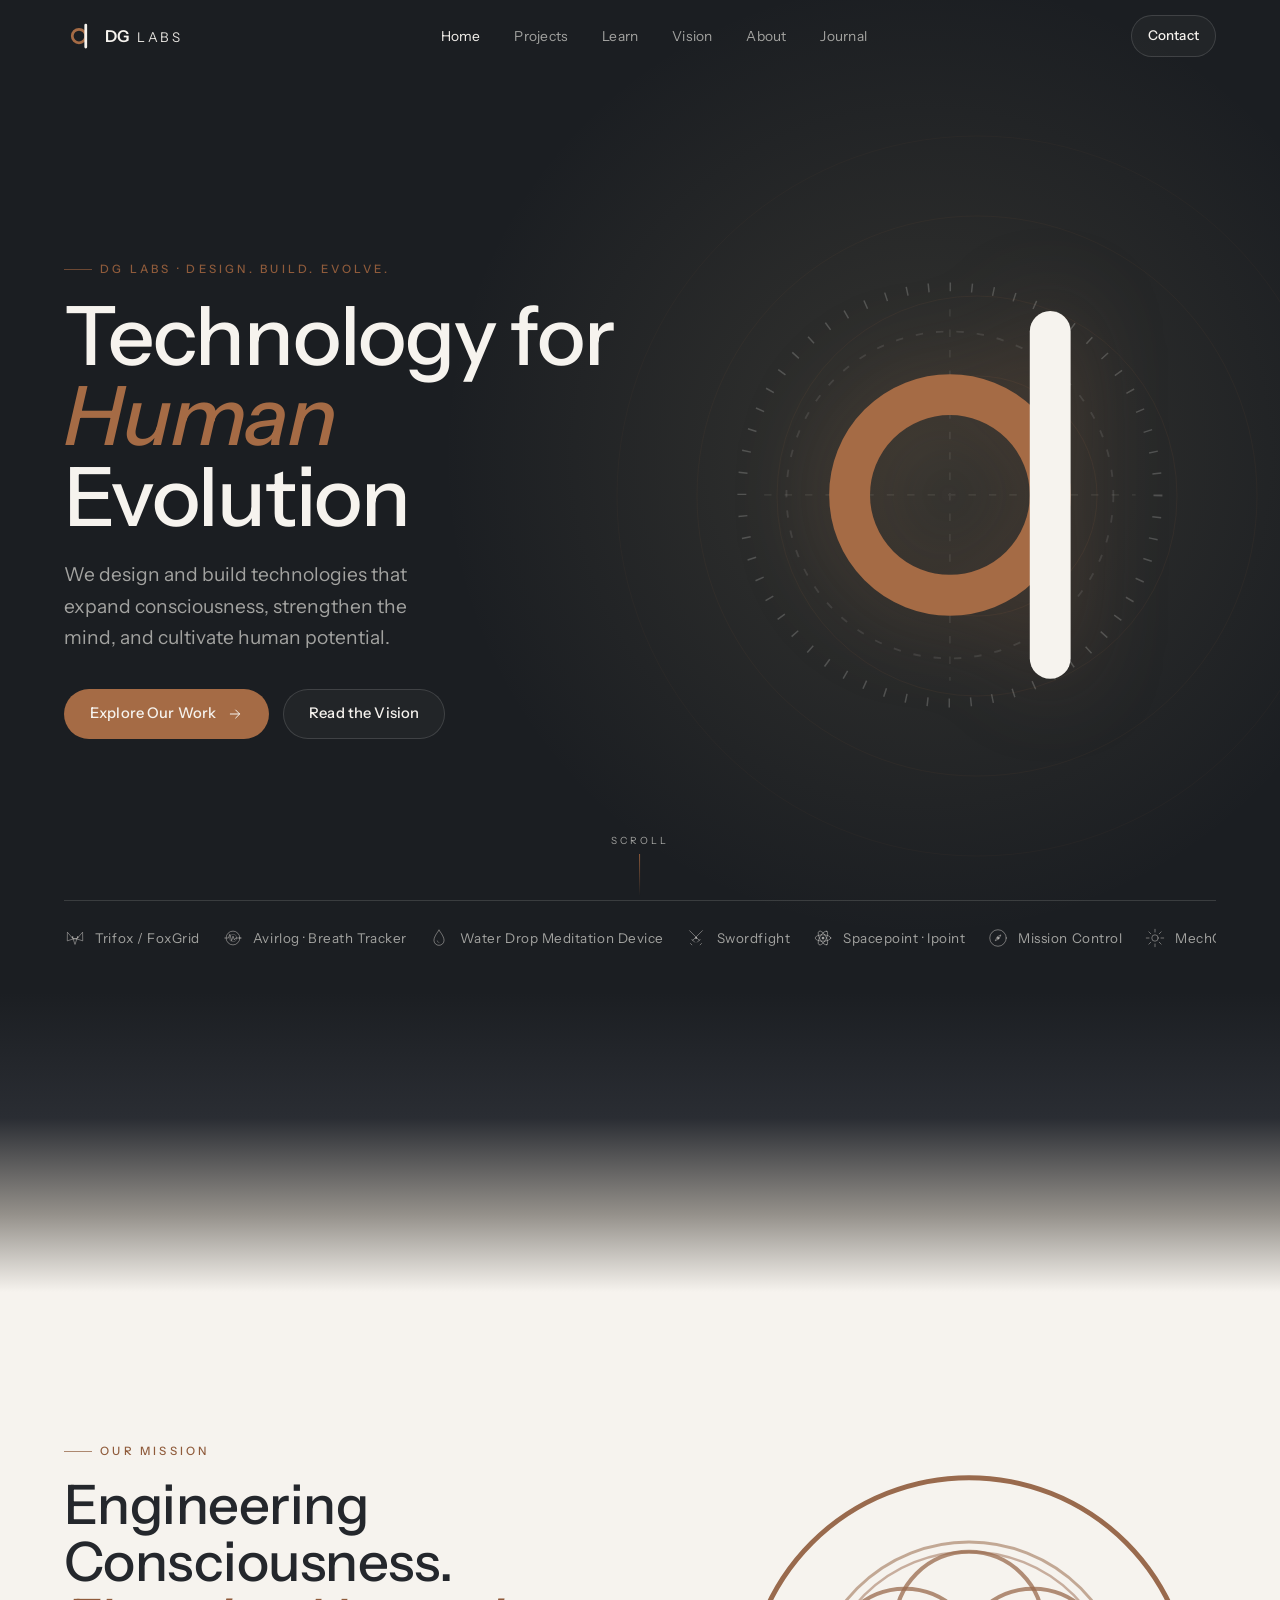
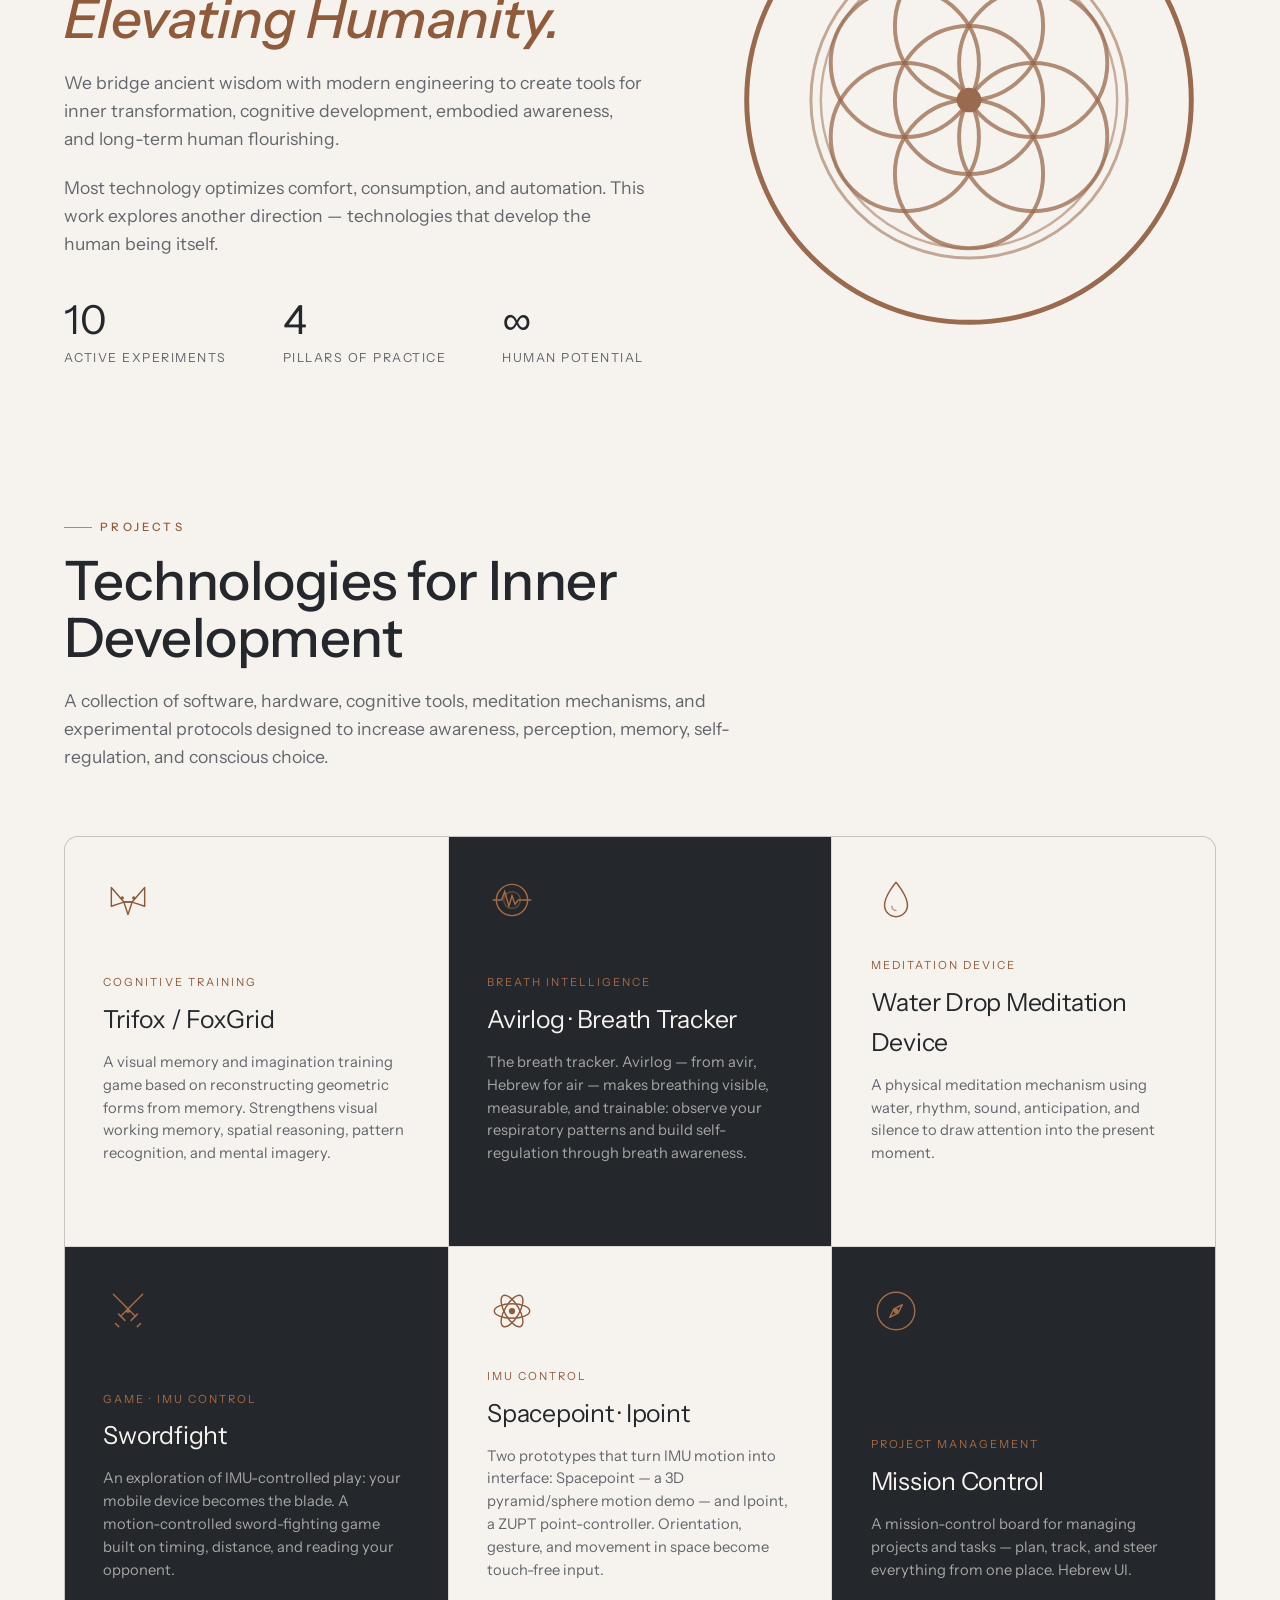
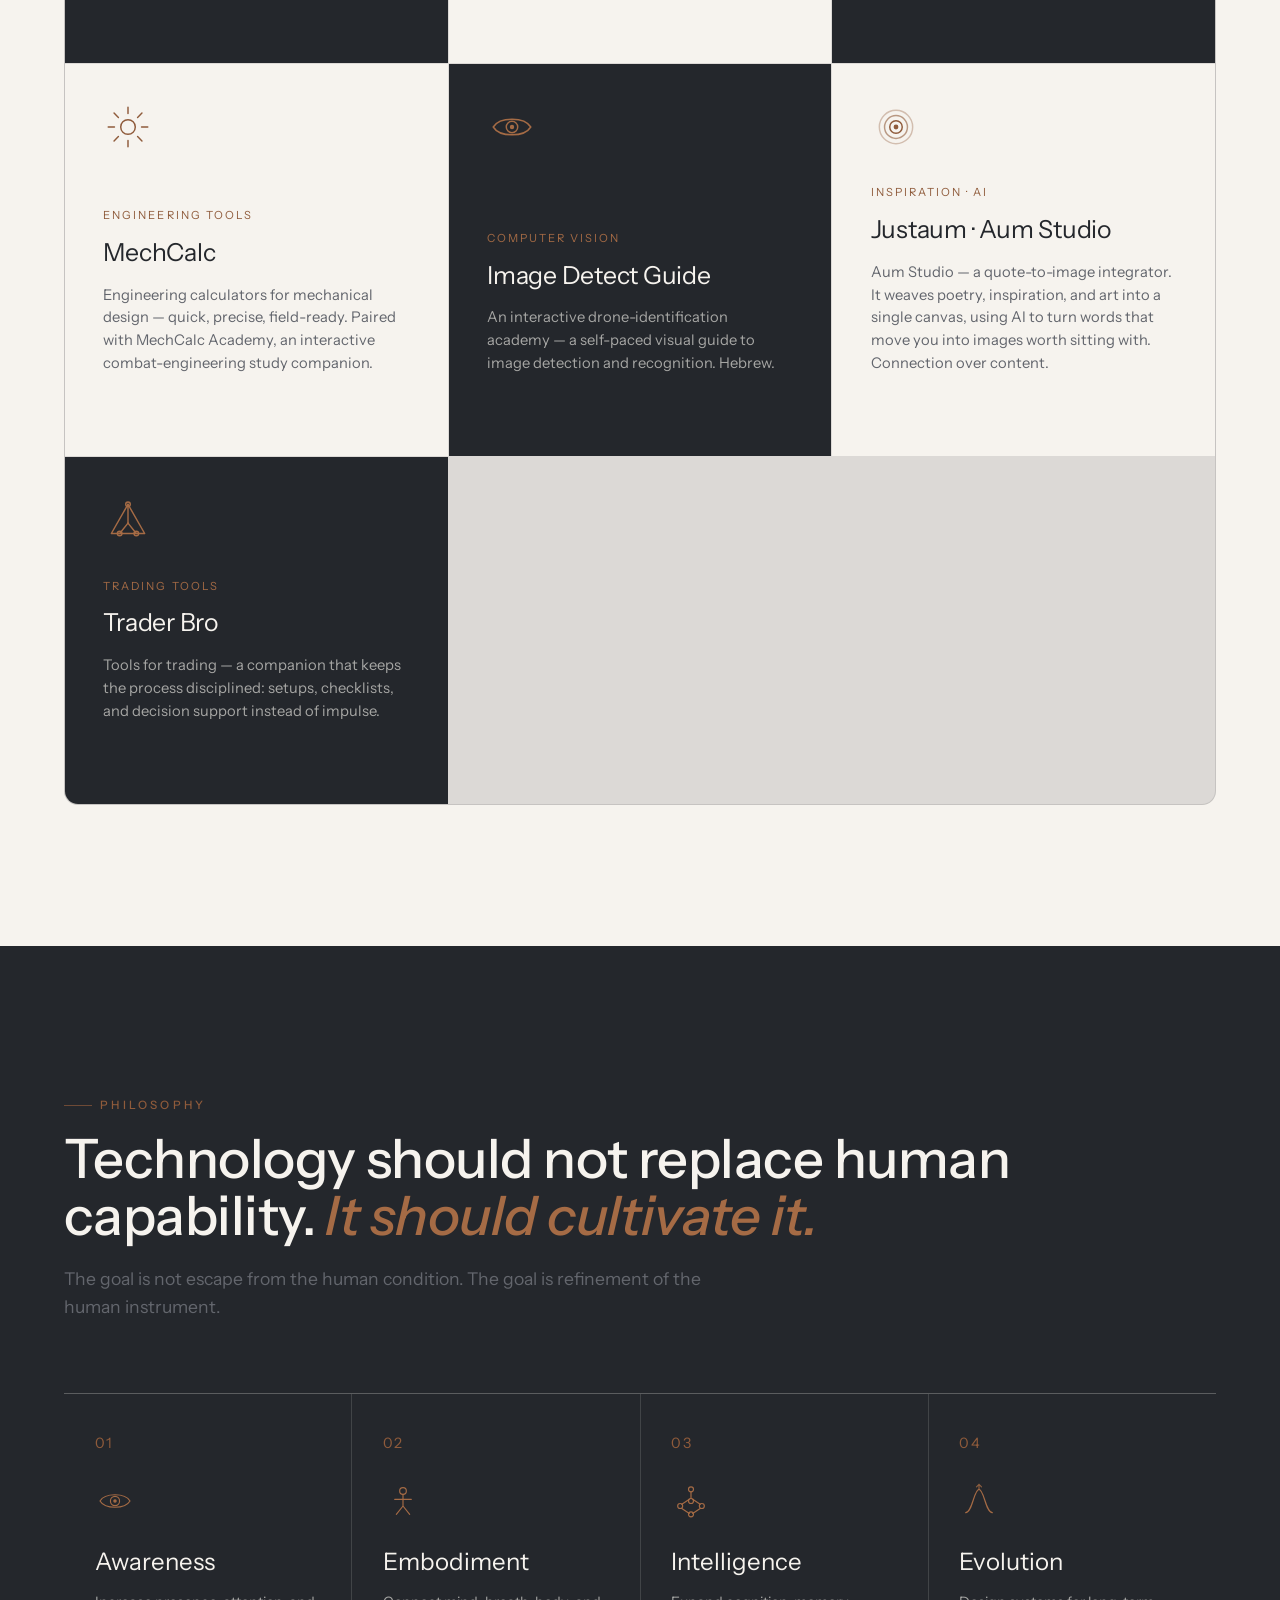
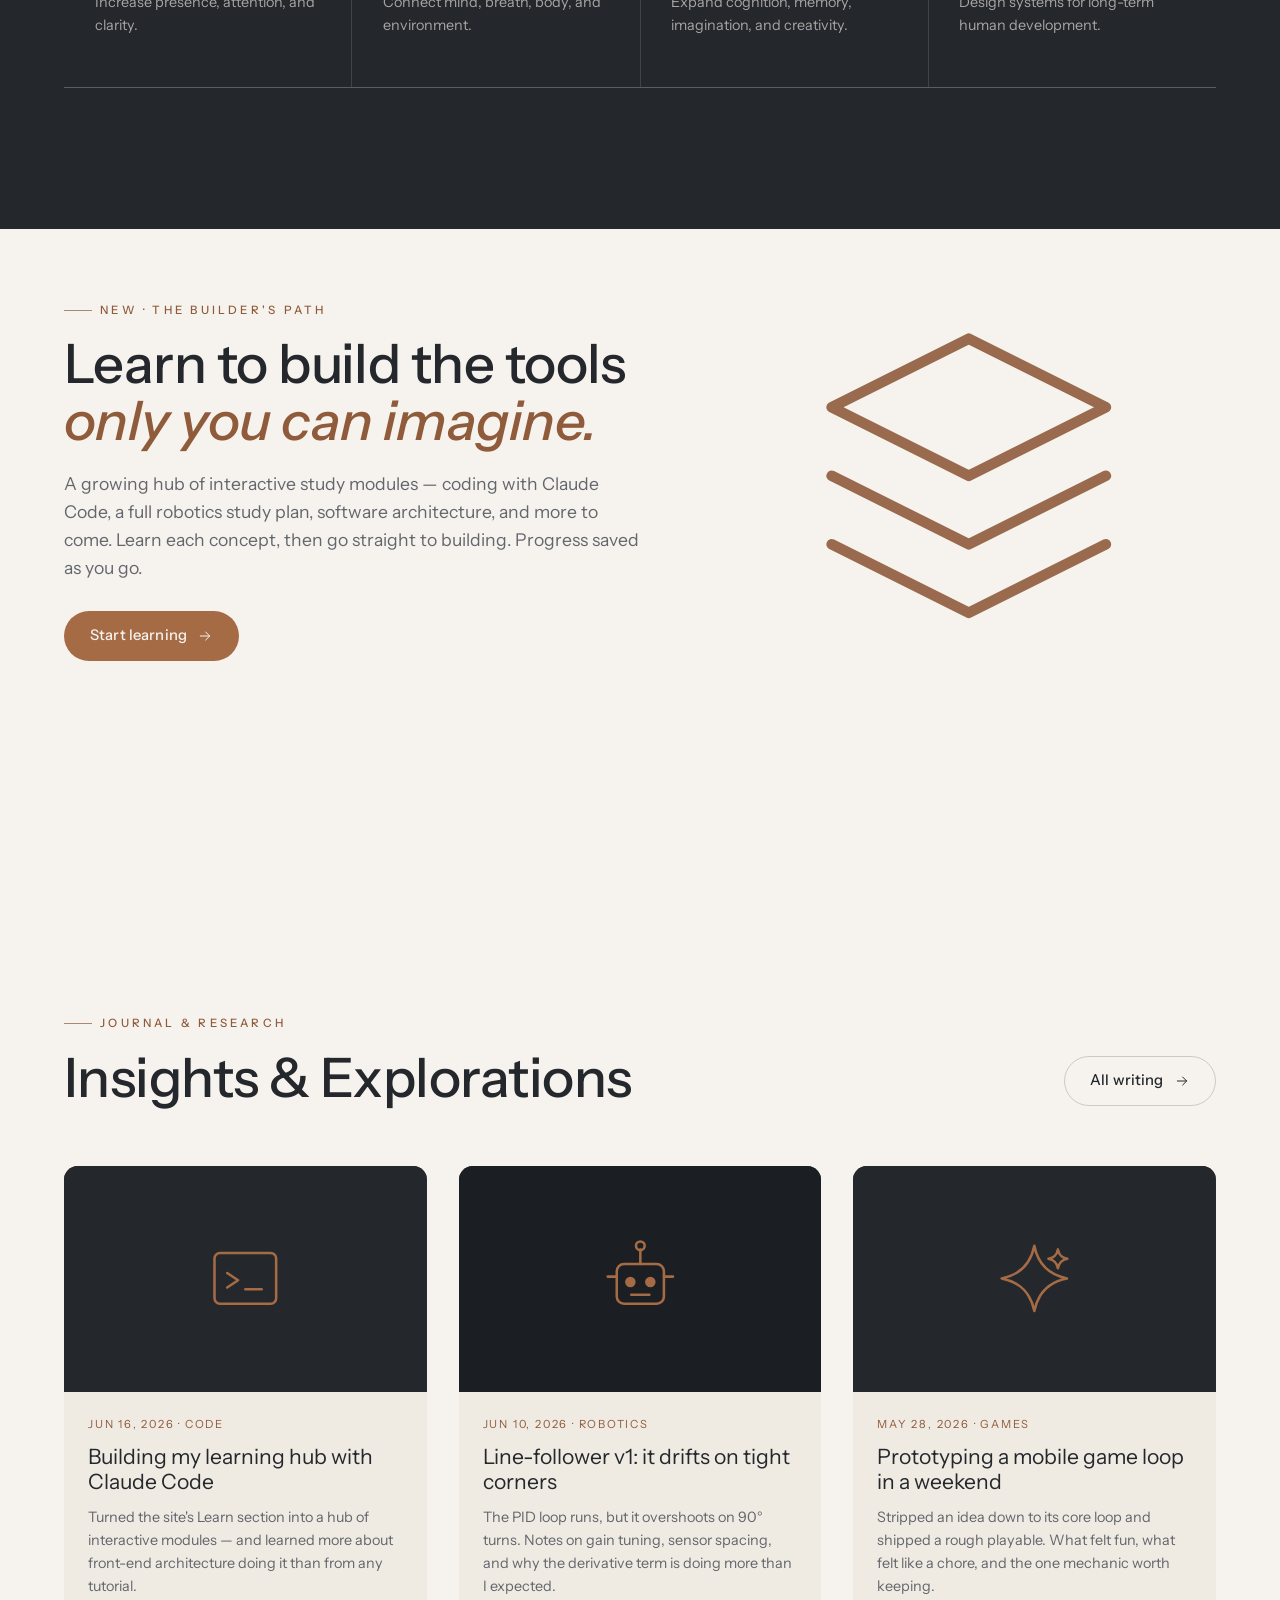
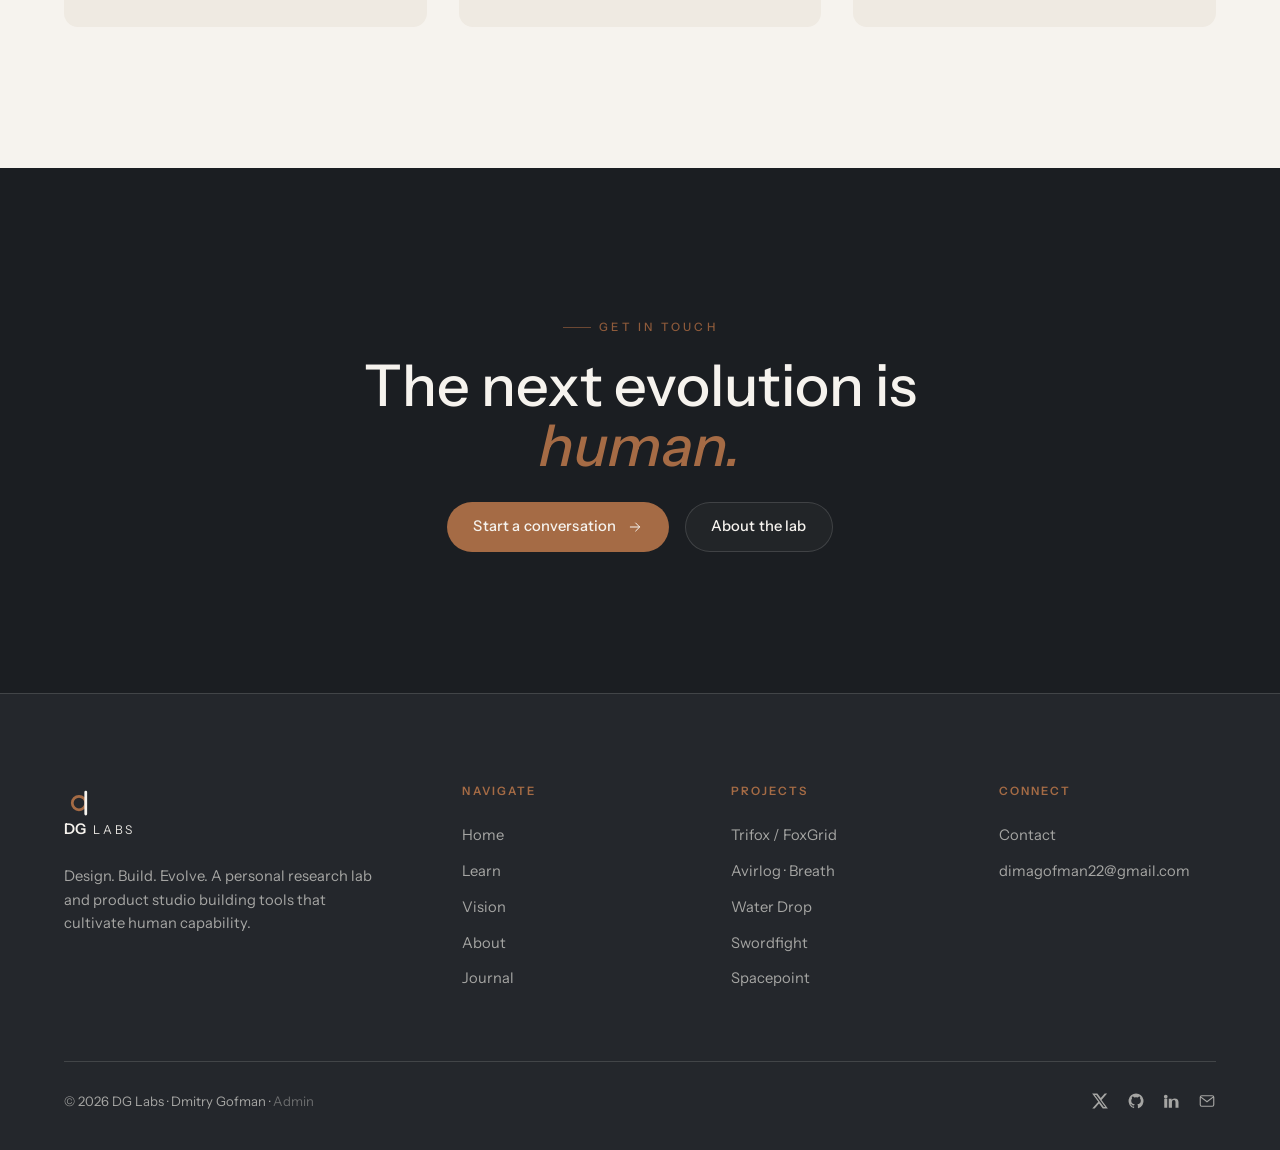
<file: index.html>
<!DOCTYPE html>
<html lang="en">
<head>
<meta charset="UTF-8" />
<meta name="viewport" content="width=device-width, initial-scale=1" />
<title>DG Labs — Technology for Human Evolution</title>
<meta name="description" content="A research-driven product studio building technologies for consciousness, cognition, embodiment, and human development." />
<meta name="theme-color" content="#1B1E22" />
<meta property="og:title" content="DG Labs — Technology for Human Evolution" />
<meta property="og:description" content="A research-driven product studio building technologies for consciousness, cognition, embodiment, and human development." />
<meta property="og:type" content="website" />
<link rel="preconnect" href="https://fonts.googleapis.com" />
<link rel="preconnect" href="https://fonts.gstatic.com" crossorigin />
<link href="https://fonts.googleapis.com/css2?family=Instrument+Sans:ital,wght@0,400..700;1,400..700&display=swap" rel="stylesheet" />
<link rel="stylesheet" href="assets/css/style.css" />
<link rel="icon" href="data:image/svg+xml,%3Csvg xmlns='http://www.w3.org/2000/svg' viewBox='0 0 120 120'%3E%3Crect width='120' height='120' rx='27' fill='%231B1E22'/%3E%3Cg fill='none' stroke-linecap='round'%3E%3Ccircle cx='60' cy='60' r='27' stroke='%23A56B45' stroke-width='11'/%3E%3Cline x1='87' y1='16' x2='87' y2='104' stroke='%23F6F3EE' stroke-width='11'/%3E%3C/g%3E%3C/svg%3E" />
<link rel="manifest" href="manifest.webmanifest" />
<link rel="apple-touch-icon" href="assets/img/icon-180.png" />
</head>
<body>

<!-- NAV -->
<nav class="nav" aria-label="Primary">
  <div class="wrap nav-inner">
    <a class="brand" href="index.html" aria-label="DG Labs home">
      <svg class="mark" aria-hidden="true"><use href="assets/icons.svg#i-mark"/></svg>
      <span>DG<span class="wm-labs">LABS</span></span>
    </a>
    <ul class="nav-links">
      <li><a href="index.html" class="active">Home</a></li>
      <li><a href="projects.html">Projects</a></li>
      <li><a href="learn.html">Learn</a></li>
      <li><a href="vision.html">Vision</a></li>
      <li><a href="about.html">About</a></li>
      <li><a href="journal.html">Journal</a></li>
    </ul>
    <a href="contact.html" class="btn btn-ghost-light nav-cta">Contact</a>
    <button class="nav-toggle" aria-label="Open menu" aria-expanded="false" aria-controls="mobile-menu">
      <span></span><span></span>
    </button>
  </div>
</nav>

<!-- MOBILE MENU -->
<div class="mobile-menu" id="mobile-menu">
  <a href="index.html">Home</a>
  <a href="projects.html">Projects</a>
  <a href="learn.html">Learn</a>
  
  <a href="vision.html">Vision</a>
  <a href="about.html">About</a>
  <a href="journal.html">Journal</a>
  <a href="contact.html">Contact</a>
  <p class="mm-foot">Design. Build. Evolve.</p>
</div>

<!-- HERO -->
<header class="hero">
  <div class="hero-glow" aria-hidden="true"></div>
  <svg class="hero-rings" viewBox="0 0 760 760" aria-hidden="true" fill="none" stroke="#A56B45">
    <circle cx="380" cy="380" r="360" opacity="0.10"/>
    <circle cx="380" cy="380" r="280" opacity="0.14"/>
    <circle cx="380" cy="380" r="200" opacity="0.18"/>
    <circle cx="380" cy="380" r="120" opacity="0.22"/>
  </svg>

  <div class="wrap">
    <div class="hero-grid">
      <div class="hero-content">
        <span class="eyebrow reveal in">DG Labs · Design. Build. Evolve.</span>
        <h1 class="reveal in d1">Technology for <em>Human</em> Evolution</h1>
        <p class="lede reveal in d2">We design and build technologies that expand consciousness, strengthen the mind, and cultivate human potential.</p>
        <div class="hero-actions reveal in d3">
          <a href="projects.html" class="btn btn-gold">Explore Our Work <svg aria-hidden="true"><use href="assets/icons.svg#i-arrow"/></svg></a>
          <a href="vision.html" class="btn btn-ghost-light">Read the Vision</a>
        </div>
      </div>

      <div class="eclipse-stage reveal in d2" aria-hidden="true">
        <svg class="hero-glyph" viewBox="0 0 120 120" fill="none">
          <g class="hg-rotor">
            <circle cx="60" cy="60" r="56" stroke="rgba(246,243,238,0.20)" stroke-width="2.4" stroke-dasharray="0.4 5.46"/>
          </g>
          <circle cx="60" cy="60" r="44" stroke="rgba(246,243,238,0.10)" stroke-width="0.5" stroke-dasharray="2 3.5"/>
          <path d="M60 10 V110 M10 60 H110" stroke="rgba(246,243,238,0.07)" stroke-width="0.5" stroke-dasharray="2 3.5"/>
          <g stroke-linecap="round">
            <circle class="hg-c" cx="60" cy="60" r="27" stroke="#A56B45" stroke-width="11"/>
            <line class="hg-s" x1="87" y1="16" x2="87" y2="104" stroke="#F6F3EE" stroke-width="11"/>
          </g>
        </svg>
      </div>
    </div>
  </div>

  <a href="#mission" class="scroll-cue" aria-label="Scroll to content">
    <span>Scroll</span><span class="line"></span>
  </a>

  <!-- Hero project row -->
  <div class="wrap">
    <nav class="hero-projects" aria-label="Projects">
      <ul id="hero-ticker"></ul>
    </nav>
  </div>
</header>

<!-- DARK → LIGHT TRANSITION -->
<div class="transition-band" aria-hidden="true" data-nav-light></div>

<!-- MISSION -->
<main>
<section class="section light" id="mission">
  <div class="wrap mission">
    <div class="mission-copy">
      <span class="eyebrow reveal">Our Mission</span>
      <div class="section-head">
        <h2 class="reveal d1">Engineering Consciousness. <em>Elevating Humanity.</em></h2>
        <p class="reveal d2">We bridge ancient wisdom with modern engineering to create tools for inner transformation, cognitive development, embodied awareness, and long-term human flourishing.</p>
        <p class="reveal d2">Most technology optimizes comfort, consumption, and automation. This work explores another direction — technologies that develop the human being itself.</p>
      </div>
      <div class="stat-row reveal d3">
        <div class="stat"><div class="n">10</div><div class="l">Active Experiments</div></div>
        <div class="stat"><div class="n">4</div><div class="l">Pillars of Practice</div></div>
        <div class="stat"><div class="n">∞</div><div class="l">Human Potential</div></div>
      </div>
    </div>
    <div class="mission-visual reveal d2" aria-hidden="true">
      <svg viewBox="0 0 200 200" style="color:var(--bronze);opacity:0.9"><use href="assets/icons.svg#i-seed"/></svg>
    </div>
  </div>
</section>

<!-- PROJECTS -->
<section class="section light" id="projects" style="padding-top:0">
  <div class="wrap">
    <div class="section-head">
      <span class="eyebrow reveal">Projects</span>
      <h2 class="reveal d1">Technologies for Inner Development</h2>
      <p class="reveal d2">A collection of software, hardware, cognitive tools, meditation mechanisms, and experimental protocols designed to increase awareness, perception, memory, self-regulation, and conscious choice.</p>
    </div>

    <div class="projects-grid reveal in" id="home-projects-grid">
    </div>
  </div>
</section>
</main>

<!-- PHILOSOPHY -->
<section class="section philosophy" id="philosophy">
  <div class="wrap">
    <div class="section-head">
      <span class="eyebrow reveal">Philosophy</span>
      <h2 class="reveal d1">Technology should not replace human capability. <em>It should cultivate it.</em></h2>
      <p class="reveal d2">The goal is not escape from the human condition. The goal is refinement of the human instrument.</p>
    </div>
    <div class="pillars reveal d1">
      <div class="pillar">
        <div class="num">01</div>
        <svg aria-hidden="true"><use href="assets/icons.svg#i-awareness"/></svg>
        <h3>Awareness</h3>
        <p>Increase presence, attention, and clarity.</p>
      </div>
      <div class="pillar">
        <div class="num">02</div>
        <svg aria-hidden="true"><use href="assets/icons.svg#i-embodiment"/></svg>
        <h3>Embodiment</h3>
        <p>Connect mind, breath, body, and environment.</p>
      </div>
      <div class="pillar">
        <div class="num">03</div>
        <svg aria-hidden="true"><use href="assets/icons.svg#i-intelligence"/></svg>
        <h3>Intelligence</h3>
        <p>Expand cognition, memory, imagination, and creativity.</p>
      </div>
      <div class="pillar">
        <div class="num">04</div>
        <svg aria-hidden="true"><use href="assets/icons.svg#i-evolution"/></svg>
        <h3>Evolution</h3>
        <p>Design systems for long-term human development.</p>
      </div>
    </div>
  </div>
</section>

<!-- LEARN PROMO -->
<section class="section light" id="learn-promo" style="padding-top:0">
  <div class="wrap">
    <div class="mission" style="align-items:center">
      <div class="mission-copy">
        <span class="eyebrow reveal">New · The Builder's Path</span>
        <div class="section-head">
          <h2 class="reveal d1">Learn to build the tools <em>only you can imagine.</em></h2>
          <p class="reveal d2">A growing hub of interactive study modules — coding with Claude Code, a full robotics study plan, software architecture, and more to come. Learn each concept, then go straight to building. Progress saved as you go.</p>
        </div>
        <div class="hero-actions reveal d3" style="margin-top:1.8rem">
          <a href="learn.html" class="btn btn-gold">Start learning <svg aria-hidden="true"><use href="assets/icons.svg#i-arrow"/></svg></a>
        </div>
      </div>
      <div class="mission-visual reveal d2" aria-hidden="true">
        <svg viewBox="0 0 48 48" style="color:var(--bronze);opacity:0.9;width:74%"><use href="assets/icons.svg#i-foundations"/></svg>
      </div>
    </div>
  </div>
</section>

<!-- JOURNAL -->
<section class="section light" id="journal">
  <div class="wrap">
    <div class="section-head" style="display:flex;justify-content:space-between;align-items:flex-end;flex-wrap:wrap;gap:1.5rem;max-width:none">
      <div style="max-width:620px">
        <span class="eyebrow reveal">Journal &amp; Research</span>
        <h2 class="reveal d1">Insights &amp; Explorations</h2>
      </div>
      <a href="journal.html" class="btn btn-ghost-dark reveal d2">All writing <svg aria-hidden="true"><use href="assets/icons.svg#i-arrow"/></svg></a>
    </div>

    <div class="journal-grid" id="home-journal">
    </div>
  </div>
</section>

<!-- CTA -->
<section class="section cta-strip">
  <div class="wrap">
    <span class="eyebrow reveal" style="justify-content:center">Get in touch</span>
    <h2 class="reveal d1">The next evolution is <em>human.</em></h2>
    <div class="actions reveal d2">
      <a href="contact.html" class="btn btn-gold">Start a conversation <svg aria-hidden="true"><use href="assets/icons.svg#i-arrow"/></svg></a>
      <a href="about.html" class="btn btn-ghost-light">About the lab</a>
    </div>
  </div>
</section>

<!-- FOOTER -->
<footer class="footer">
  <div class="wrap">
    <div class="footer-top">
      <div class="footer-col footer-brand-col">
        <a class="brand" href="index.html">
          <svg class="mark" aria-hidden="true"><use href="assets/icons.svg#i-mark"/></svg>
          <span>DG<span class="wm-labs">LABS</span></span>
        </a>
        <p class="footer-blurb">Design. Build. Evolve. A personal research lab and product studio building tools that cultivate human capability.</p>
      </div>
      <div class="footer-col">
        <h4>Navigate</h4>
        <a href="index.html">Home</a>
        <a href="learn.html">Learn</a>
        
        <a href="vision.html">Vision</a>
        <a href="about.html">About</a>
        <a href="journal.html">Journal</a>
      </div>
      <div class="footer-col">
        <h4>Projects</h4>
        <a href="projects.html#trifox">Trifox / FoxGrid</a>
        <a href="projects.html#avirlog">Avirlog · Breath</a>
        <a href="projects.html#water">Water Drop</a>
        <a href="projects.html#sword">Swordfight</a>
        <a href="projects.html#spacepoint">Spacepoint</a>
      </div>
      <div class="footer-col">
        <h4>Connect</h4>
        <a href="contact.html">Contact</a>
        <a href="mailto:dimagofman22@gmail.com">dimagofman22@gmail.com</a>
      </div>
    </div>
    <div class="footer-bottom">
      <span>© <span id="year">2026</span> DG Labs · Dmitry Gofman · <a href="admin.html" style="opacity:0.55">Admin</a></span>
      <div class="socials">
        <a href="#" aria-label="X / Twitter"><svg aria-hidden="true"><use href="assets/icons.svg#i-x"/></svg></a>
        <a href="#" aria-label="GitHub"><svg aria-hidden="true"><use href="assets/icons.svg#i-github"/></svg></a>
        <a href="#" aria-label="LinkedIn"><svg aria-hidden="true"><use href="assets/icons.svg#i-linkedin"/></svg></a>
        <a href="mailto:dimagofman22@gmail.com" aria-label="Email"><svg aria-hidden="true"><use href="assets/icons.svg#i-mail"/></svg></a>
      </div>
    </div>
  </div>
</footer>

<script src="assets/js/main.js" defer></script>
<script src="assets/js/content.js" defer></script>
</body>
</html>
</file>
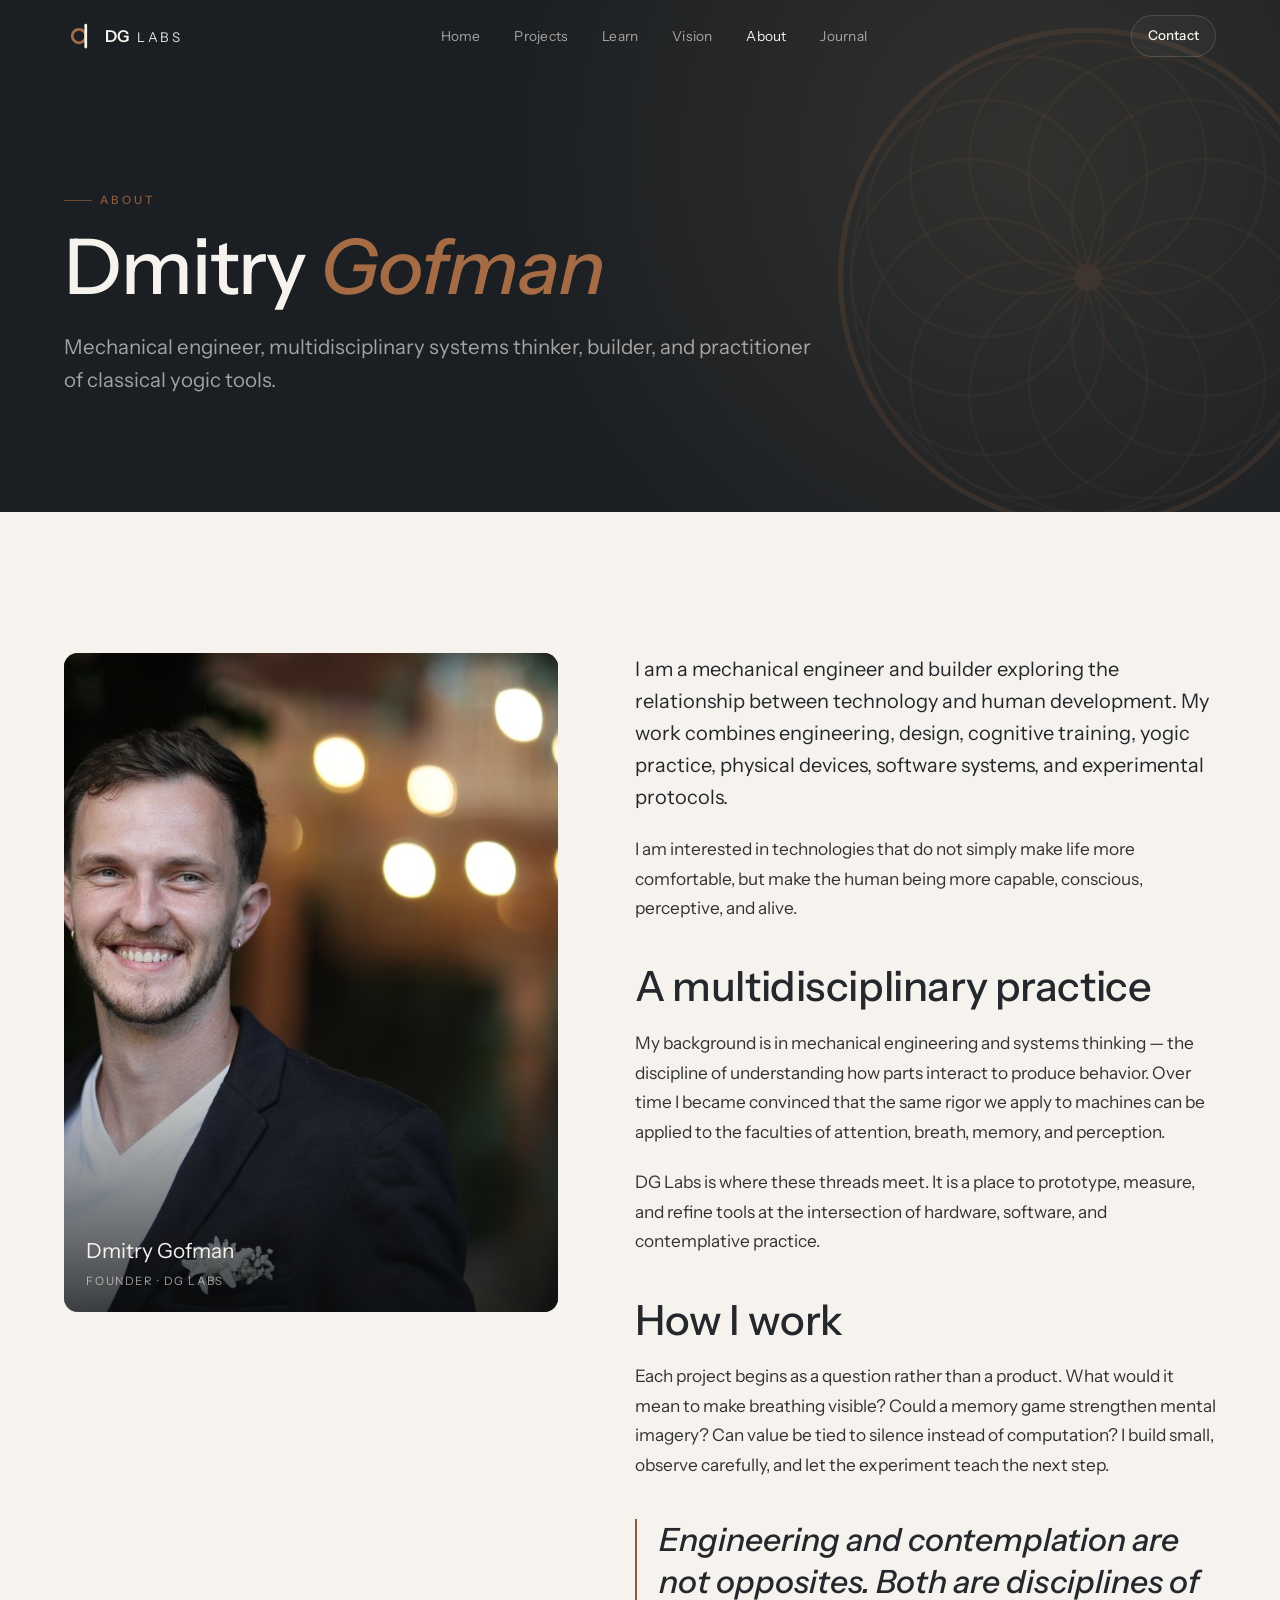
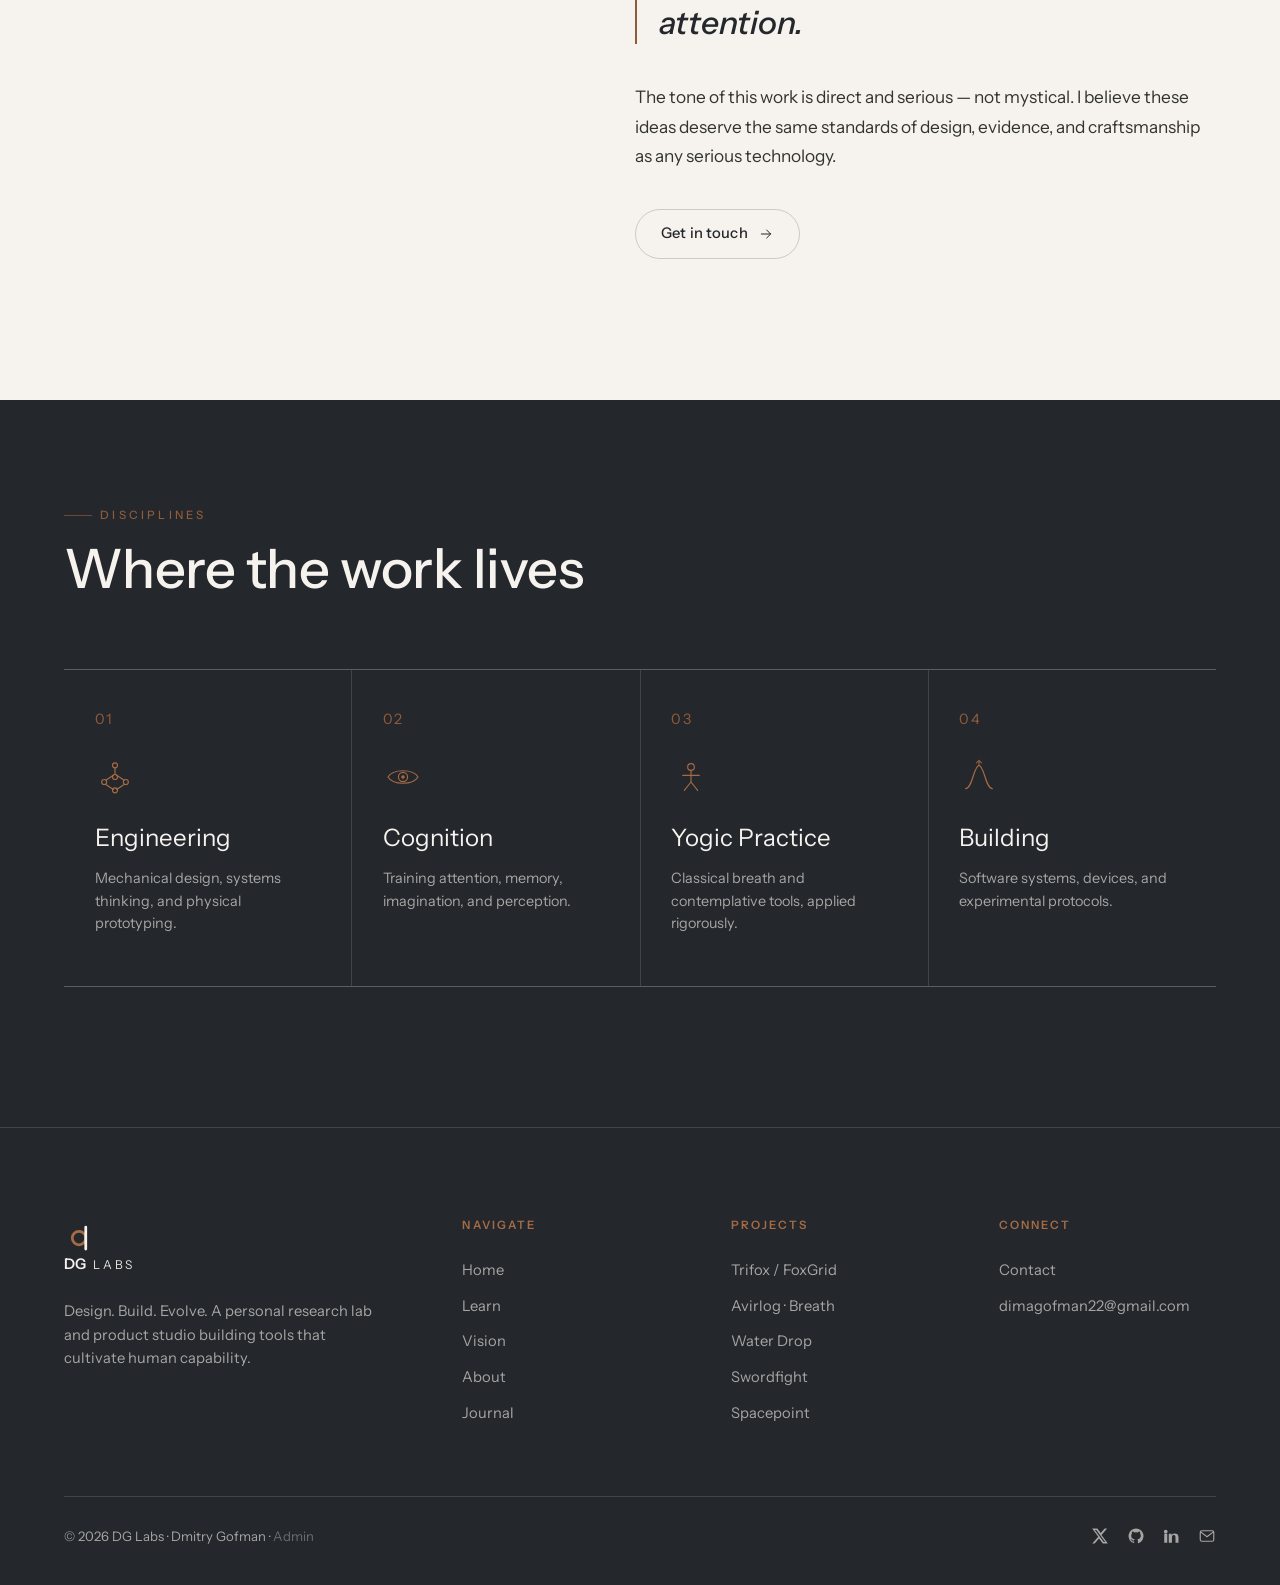
<file: about.html>
<!DOCTYPE html>
<html lang="en">
<head>
<meta charset="UTF-8" />
<meta name="viewport" content="width=device-width, initial-scale=1" />
<title>About — DG Labs</title>
<meta name="description" content="Dmitry Gofman — mechanical engineer, systems thinker, builder, and practitioner exploring the fusion of engineering with inner technologies." />
<meta name="theme-color" content="#1B1E22" />
<link rel="preconnect" href="https://fonts.googleapis.com" />
<link rel="preconnect" href="https://fonts.gstatic.com" crossorigin />
<link href="https://fonts.googleapis.com/css2?family=Instrument+Sans:ital,wght@0,400..700;1,400..700&display=swap" rel="stylesheet" />
<link rel="stylesheet" href="assets/css/style.css" />
<link rel="icon" href="data:image/svg+xml,%3Csvg xmlns='http://www.w3.org/2000/svg' viewBox='0 0 120 120'%3E%3Crect width='120' height='120' rx='27' fill='%231B1E22'/%3E%3Cg fill='none' stroke-linecap='round'%3E%3Ccircle cx='60' cy='60' r='27' stroke='%23A56B45' stroke-width='11'/%3E%3Cline x1='87' y1='16' x2='87' y2='104' stroke='%23F6F3EE' stroke-width='11'/%3E%3C/g%3E%3C/svg%3E" />
<link rel="manifest" href="manifest.webmanifest" />
<link rel="apple-touch-icon" href="assets/img/icon-180.png" />
</head>
<body>

<nav class="nav" aria-label="Primary">
  <div class="wrap nav-inner">
    <a class="brand" href="index.html" aria-label="DG Labs home"><svg class="mark" aria-hidden="true"><use href="assets/icons.svg#i-mark"/></svg><span>DG<span class="wm-labs">LABS</span></span></a>
    <ul class="nav-links">
      <li><a href="index.html">Home</a></li>
      <li><a href="projects.html">Projects</a></li>
      <li><a href="learn.html">Learn</a></li>
      <li><a href="vision.html">Vision</a></li>
      <li><a href="about.html" class="active">About</a></li>
      <li><a href="journal.html">Journal</a></li>
    </ul>
    <a href="contact.html" class="btn btn-ghost-light nav-cta">Contact</a>
    <button class="nav-toggle" aria-label="Open menu" aria-expanded="false" aria-controls="mobile-menu"><span></span><span></span></button>
  </div>
</nav>
<div class="mobile-menu" id="mobile-menu">
  <a href="index.html">Home</a><a href="projects.html">Projects</a><a href="learn.html">Learn</a><a href="vision.html">Vision</a>
  <a href="about.html">About</a><a href="journal.html">Journal</a><a href="contact.html">Contact</a>
  <p class="mm-foot">Design. Build. Evolve.</p>
</div>

<header class="page-hero">
  <div class="hero-glow" aria-hidden="true"></div>
  <svg class="hero-orn" viewBox="0 0 200 200" aria-hidden="true"><use href="assets/icons.svg#i-torus"/></svg>
  <div class="wrap">
    <span class="eyebrow">About</span>
    <h1>Dmitry <em>Gofman</em></h1>
    <p class="lede">Mechanical engineer, multidisciplinary systems thinker, builder, and practitioner of classical yogic tools.</p>
  </div>
</header>

<main class="light" data-nav-light>
<section class="section">
  <div class="wrap about-split">
    <div class="portrait has-photo reveal">
      <img class="portrait-photo" src="assets/img/dmitry.jpg" alt="Dmitry Gofman" />
      <div class="pname">Dmitry Gofman<span>Founder · DG Labs</span></div>
    </div>
    <div class="prose" style="margin:0">
      <p class="lead reveal">I am a mechanical engineer and builder exploring the relationship between technology and human development. My work combines engineering, design, cognitive training, yogic practice, physical devices, software systems, and experimental protocols.</p>
      <p class="reveal">I am interested in technologies that do not simply make life more comfortable, but make the human being more capable, conscious, perceptive, and alive.</p>

      <h2 class="reveal">A multidisciplinary practice</h2>
      <p class="reveal">My background is in mechanical engineering and systems thinking — the discipline of understanding how parts interact to produce behavior. Over time I became convinced that the same rigor we apply to machines can be applied to the faculties of attention, breath, memory, and perception.</p>
      <p class="reveal">DG Labs is where these threads meet. It is a place to prototype, measure, and refine tools at the intersection of hardware, software, and contemplative practice.</p>

      <h2 class="reveal">How I work</h2>
      <p class="reveal">Each project begins as a question rather than a product. What would it mean to make breathing visible? Could a memory game strengthen mental imagery? Can value be tied to silence instead of computation? I build small, observe carefully, and let the experiment teach the next step.</p>

      <blockquote class="reveal">Engineering and contemplation are not opposites. Both are disciplines of attention.</blockquote>

      <p class="reveal">The tone of this work is direct and serious — not mystical. I believe these ideas deserve the same standards of design, evidence, and craftsmanship as any serious technology.</p>

      <div style="margin-top:2.4rem" class="reveal">
        <a href="contact.html" class="btn btn-ghost-dark">Get in touch <svg aria-hidden="true"><use href="assets/icons.svg#i-arrow"/></svg></a>
      </div>
    </div>
  </div>
</section>

<section class="section philosophy" style="padding-top:clamp(56px,8vw,96px)">
  <div class="wrap">
    <div class="section-head"><span class="eyebrow reveal">Disciplines</span><h2 class="reveal d1">Where the work lives</h2></div>
    <div class="pillars reveal d1">
      <div class="pillar"><div class="num">01</div><svg aria-hidden="true"><use href="assets/icons.svg#i-intelligence"/></svg><h3>Engineering</h3><p>Mechanical design, systems thinking, and physical prototyping.</p></div>
      <div class="pillar"><div class="num">02</div><svg aria-hidden="true"><use href="assets/icons.svg#i-awareness"/></svg><h3>Cognition</h3><p>Training attention, memory, imagination, and perception.</p></div>
      <div class="pillar"><div class="num">03</div><svg aria-hidden="true"><use href="assets/icons.svg#i-embodiment"/></svg><h3>Yogic Practice</h3><p>Classical breath and contemplative tools, applied rigorously.</p></div>
      <div class="pillar"><div class="num">04</div><svg aria-hidden="true"><use href="assets/icons.svg#i-evolution"/></svg><h3>Building</h3><p>Software systems, devices, and experimental protocols.</p></div>
    </div>
  </div>
</section>
</main>

<footer class="footer">
  <div class="wrap">
    <div class="footer-top">
      <div class="footer-col footer-brand-col">
        <a class="brand" href="index.html"><svg class="mark" aria-hidden="true"><use href="assets/icons.svg#i-mark"/></svg><span>DG<span class="wm-labs">LABS</span></span></a>
        <p class="footer-blurb">Design. Build. Evolve. A personal research lab and product studio building tools that cultivate human capability.</p>
      </div>
      <div class="footer-col"><h4>Navigate</h4><a href="index.html">Home</a><a href="learn.html">Learn</a><a href="vision.html">Vision</a><a href="about.html">About</a><a href="journal.html">Journal</a></div>
      <div class="footer-col"><h4>Projects</h4><a href="projects.html#trifox">Trifox / FoxGrid</a><a href="projects.html#avirlog">Avirlog · Breath</a><a href="projects.html#water">Water Drop</a><a href="projects.html#sword">Swordfight</a><a href="projects.html#spacepoint">Spacepoint</a></div>
      <div class="footer-col"><h4>Connect</h4><a href="contact.html">Contact</a><a href="mailto:dimagofman22@gmail.com">dimagofman22@gmail.com</a></div>
    </div>
    <div class="footer-bottom">
      <span>© <span id="year">2026</span> DG Labs · Dmitry Gofman · <a href="admin.html" style="opacity:0.55">Admin</a></span>
      <div class="socials">
        <a href="#" aria-label="X / Twitter"><svg aria-hidden="true"><use href="assets/icons.svg#i-x"/></svg></a>
        <a href="#" aria-label="GitHub"><svg aria-hidden="true"><use href="assets/icons.svg#i-github"/></svg></a>
        <a href="#" aria-label="LinkedIn"><svg aria-hidden="true"><use href="assets/icons.svg#i-linkedin"/></svg></a>
        <a href="mailto:dimagofman22@gmail.com" aria-label="Email"><svg aria-hidden="true"><use href="assets/icons.svg#i-mail"/></svg></a>
      </div>
    </div>
  </div>
</footer>
<script src="assets/js/main.js" defer></script>
</body>
</html>
</file>
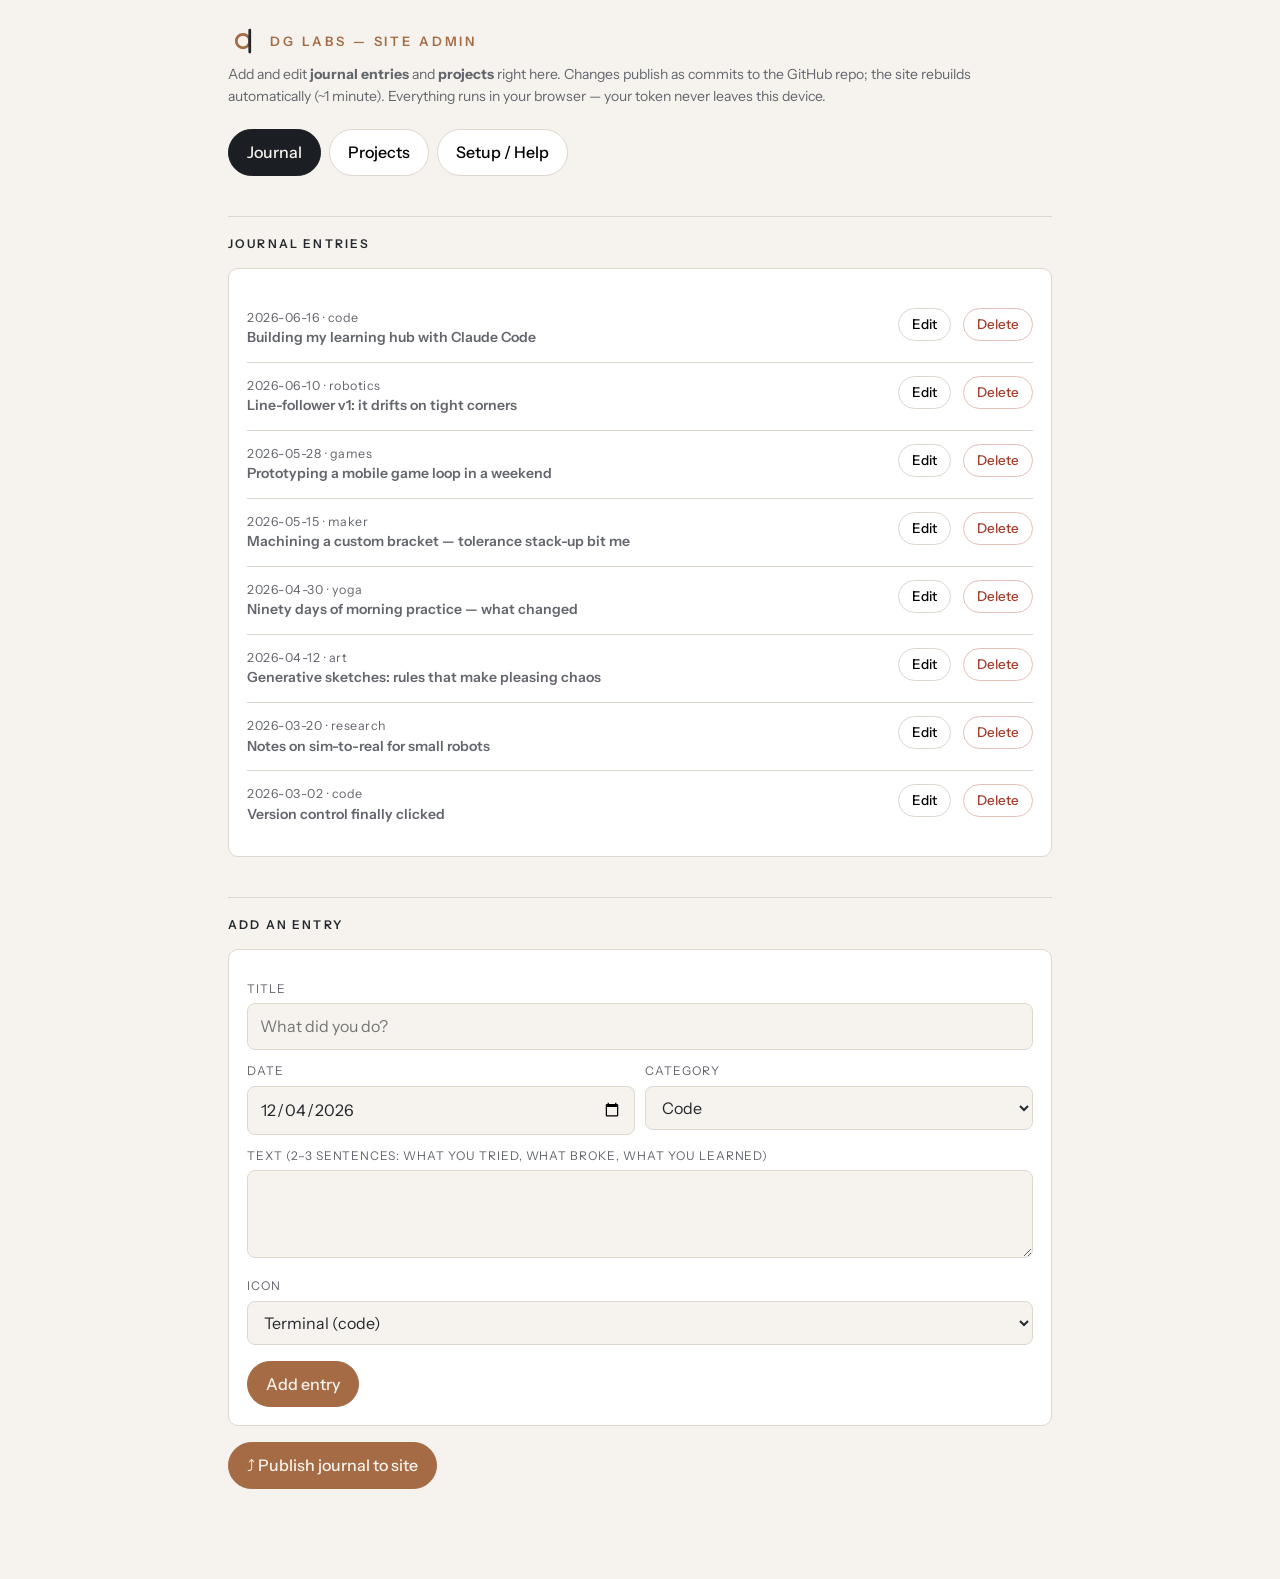
<file: admin.html>
<!DOCTYPE html>
<html lang="en">
<head>
<meta charset="UTF-8" />
<meta name="viewport" content="width=device-width, initial-scale=1" />
<meta name="robots" content="noindex, nofollow" />
<title>Admin — DG Labs</title>
<meta name="theme-color" content="#1B1E22" />
<link rel="preconnect" href="https://fonts.googleapis.com" />
<link rel="preconnect" href="https://fonts.gstatic.com" crossorigin />
<link href="https://fonts.googleapis.com/css2?family=Instrument+Sans:ital,wght@0,400..700;1,400..700&display=swap" rel="stylesheet" />
<link rel="icon" href="data:image/svg+xml,%3Csvg xmlns='http://www.w3.org/2000/svg' viewBox='0 0 120 120'%3E%3Crect width='120' height='120' rx='27' fill='%231B1E22'/%3E%3Cg fill='none' stroke-linecap='round'%3E%3Ccircle cx='60' cy='60' r='27' stroke='%23A56B45' stroke-width='11'/%3E%3Cline x1='87' y1='16' x2='87' y2='104' stroke='%23F6F3EE' stroke-width='11'/%3E%3C/g%3E%3C/svg%3E" />
<style>
:root { --ink:#24272C; --paper:#F6F3EE; --copper:#A56B45; --line:#DDD7CD; --dark:#1B1E22; --muted:#63666D; }
* { margin:0; box-sizing:border-box; }
body { background:var(--paper); color:var(--ink); font:16px/1.55 'Instrument Sans',-apple-system,'Helvetica Neue',Arial,sans-serif; padding:26px 18px 90px; max-width:860px; margin:0 auto; }
a { color:var(--copper); }
h1 { font-size:13px; letter-spacing:.22em; font-weight:600; text-transform:uppercase; color:var(--copper); display:flex; align-items:center; gap:12px; }
h1 svg { width:30px; height:30px; }
h2 { font-size:12px; letter-spacing:.18em; font-weight:600; text-transform:uppercase; margin:40px 0 14px; padding-top:18px; border-top:1px solid var(--line); }
.note { font-size:14px; color:var(--muted); margin-top:8px; }
.card { background:#fff; border:1px solid var(--line); border-radius:10px; padding:18px; margin-top:12px; }
.row { display:flex; gap:10px; flex-wrap:wrap; align-items:center; }
input, select, textarea { font:inherit; color:var(--ink); background:var(--paper); border:1px solid var(--line); border-radius:8px; padding:10px 12px; width:100%; }
textarea { min-height:88px; resize:vertical; }
label { font-size:12px; letter-spacing:.08em; text-transform:uppercase; color:var(--muted); display:block; margin:12px 0 5px; }
button { font:inherit; cursor:pointer; border-radius:100px; border:1px solid var(--line); background:#fff; padding:10px 18px; font-weight:500; }
button.primary { background:var(--copper); border-color:var(--copper); color:var(--paper); }
button.danger { color:#A3402E; border-color:#E3C0B6; }
button.small { padding:5px 13px; font-size:13.5px; }
button:disabled { opacity:.45; cursor:default; }
.item { display:flex; gap:12px; align-items:flex-start; padding:13px 0; border-bottom:1px solid var(--line); }
.item:last-child { border-bottom:0; }
.item .meta { font-size:12.5px; color:var(--muted); letter-spacing:.04em; }
.item .title { font-weight:600; }
.item .grow { flex:1; min-width:0; }
.badge { display:inline-block; font-size:11px; letter-spacing:.08em; text-transform:uppercase; border:1px solid var(--line); border-radius:100px; padding:2px 10px; color:var(--muted); }
#status { position:fixed; left:50%; bottom:18px; transform:translateX(-50%); background:var(--dark); color:var(--paper); padding:11px 22px; border-radius:100px; font-size:14.5px; opacity:0; transition:opacity .3s; pointer-events:none; max-width:92vw; }
#status.show { opacity:1; }
.tabbar { display:flex; gap:8px; margin-top:22px; }
.tabbar button { border-radius:100px; }
.tabbar button.on { background:var(--dark); color:var(--paper); border-color:var(--dark); }
.tab { display:none; } .tab.on { display:block; }
.dirty { color:var(--copper); font-weight:600; }
.grid2 { display:grid; grid-template-columns:1fr 1fr; gap:10px; }
@media (max-width:560px){ .grid2 { grid-template-columns:1fr; } }
code { background:#fff; border:1px solid var(--line); border-radius:6px; padding:1px 6px; font-size:.9em; }
</style>
</head>
<body>

<h1>
  <svg viewBox="0 0 120 120" fill="none" stroke-linecap="round"><circle cx="60" cy="60" r="27" stroke="#A56B45" stroke-width="11"/><line x1="87" y1="16" x2="87" y2="104" stroke="#24272C" stroke-width="11"/></svg>
  DG Labs — Site Admin
</h1>
<p class="note">Add and edit <b>journal entries</b> and <b>projects</b> right here. Changes publish as commits to the GitHub repo; the site rebuilds automatically (~1 minute). Everything runs in your browser — your token never leaves this device.</p>

<div class="tabbar">
  <button class="on" data-tab="journal">Journal</button>
  <button data-tab="projects">Projects</button>
  <button data-tab="setup">Setup / Help</button>
</div>

<!-- ============ JOURNAL TAB ============ -->
<div class="tab on" id="tab-journal">
  <h2>Journal entries <span id="j-dirty" class="dirty" hidden>· unsaved changes</span></h2>
  <div class="card"><div id="j-list" class="note">Loading…</div></div>

  <h2 id="j-form-title">Add an entry</h2>
  <div class="card">
    <input type="hidden" id="j-edit-id" />
    <label>Title</label>
    <input id="j-title" placeholder="What did you do?" />
    <div class="grid2">
      <div><label>Date</label><input type="date" id="j-date" /></div>
      <div><label>Category</label>
        <select id="j-cat">
          <option value="code">Code</option><option value="robotics">Robotics</option>
          <option value="games">Games</option><option value="maker">Physical / Maker</option>
          <option value="art">Art</option><option value="yoga">Yoga</option>
          <option value="research">Research</option>
        </select></div>
    </div>
    <label>Text (2–3 sentences: what you tried, what broke, what you learned)</label>
    <textarea id="j-text"></textarea>
    <label>Icon</label>
    <select id="j-icon">
      <option value="i-terminal">Terminal (code)</option><option value="i-robot">Robot</option>
      <option value="i-spark">Spark (games/AI)</option><option value="i-gear">Gear (maker)</option>
      <option value="i-embodiment">Figure (yoga)</option><option value="i-mandala">Mandala (art)</option>
      <option value="i-book">Book (research)</option><option value="i-foundations">Layers</option>
      <option value="i-breath">Breath wave</option><option value="i-water">Water drop</option>
      <option value="i-sword">Swords</option><option value="i-spacepoint">Spacepoint</option>
      <option value="i-chip">Chip</option><option value="i-compass">Compass</option>
    </select>
    <div class="row" style="margin-top:16px">
      <button class="primary" id="j-save">Add entry</button>
      <button id="j-cancel" hidden>Cancel edit</button>
    </div>
  </div>
  <div class="row" style="margin-top:16px">
    <button class="primary" id="j-publish">⤴ Publish journal to site</button>
  </div>
</div>

<!-- ============ PROJECTS TAB ============ -->
<div class="tab" id="tab-projects">
  <h2>Projects <span id="p-dirty" class="dirty" hidden>· unsaved changes</span></h2>
  <div class="card"><div id="p-list" class="note">Loading…</div></div>

  <h2 id="p-form-title">Add a project</h2>
  <div class="card">
    <input type="hidden" id="p-edit-id" />
    <label>Name</label>
    <input id="p-name" placeholder="Project name" />
    <div class="grid2">
      <div><label>Category</label><input id="p-cat" placeholder="e.g. Game, Meditation Device" /></div>
      <div><label>Status</label>
        <select id="p-status"><option>In development</option><option>Prototype</option><option>Concept</option><option>Shipped</option><option>Paused</option></select></div>
    </div>
    <label>Description (1–2 sentences)</label>
    <textarea id="p-desc"></textarea>
    <label>Links — one per line: <code>Label | https://url</code></label>
    <textarea id="p-links" style="min-height:64px" placeholder="Open app | https://dmitrygofman.github.io/MyApp/
Repo | https://github.com/DmitryGofman/MyApp"></textarea>
    <div class="grid2">
      <div><label>Icon</label>
        <select id="p-icon">
          <option value="i-trifox">Fox (Trifox)</option><option value="i-breath">Breath wave</option>
          <option value="i-water">Water drop</option><option value="i-sword">Swords</option>
          <option value="i-spacepoint">Spacepoint orbit</option><option value="i-robot">Robot</option>
          <option value="i-gear">Gear</option><option value="i-chip">Chip</option>
          <option value="i-spark">Spark</option><option value="i-terminal">Terminal</option>
          <option value="i-compass">Compass</option><option value="i-avirlog">Triangle log</option>
        </select></div>
      <div><label>Id (URL anchor, lowercase)</label><input id="p-id" placeholder="auto from name" /></div>
    </div>
    <div class="row" style="margin-top:16px">
      <button class="primary" id="p-save">Add project</button>
      <button id="p-cancel" hidden>Cancel edit</button>
    </div>
  </div>
  <div class="row" style="margin-top:16px">
    <button class="primary" id="p-publish">⤴ Publish projects to site</button>
  </div>
</div>

<!-- ============ SETUP TAB ============ -->
<div class="tab" id="tab-setup">
  <h2>GitHub token (one-time setup)</h2>
  <div class="card">
    <p class="note" style="margin-top:0">Publishing commits directly to <code>DmitryGofman/DGLabs</code> needs a GitHub token stored in this browser only:</p>
    <ol class="note" style="margin:10px 0 0 18px; line-height:1.9">
      <li>Open <a href="https://github.com/settings/personal-access-tokens/new" target="_blank" rel="noopener">github.com → Settings → Fine-grained tokens → Generate</a></li>
      <li><b>Repository access:</b> Only select repositories → <code>DGLabs</code></li>
      <li><b>Permissions → Contents:</b> Read and write. Generate &amp; copy.</li>
    </ol>
    <label>Paste token</label>
    <input id="gh-token" type="password" placeholder="github_pat_…" />
    <div class="row" style="margin-top:14px">
      <button class="primary" id="token-save">Save on this device</button>
      <button id="token-clear">Forget token</button>
      <span class="note" id="token-state"></span>
    </div>
  </div>

  <h2>Beyond journal &amp; projects</h2>
  <div class="card">
    <p class="note" style="margin-top:0">Anything else (page copy, a new Learn module, photos) — edit directly on GitHub, or just ask Claude:</p>
    <div class="row" style="margin-top:10px">
      <a href="https://github.com/DmitryGofman/DGLabs" target="_blank" rel="noopener"><button class="small">Open repository</button></a>
      <a href="https://github.com/DmitryGofman/DGLabs/edit/main/journal.html" target="_blank" rel="noopener"><button class="small">Edit a page on GitHub</button></a>
      <a href="https://github.com/DmitryGofman/DGLabs/upload/main/assets/img" target="_blank" rel="noopener"><button class="small">Upload images</button></a>
    </div>
  </div>
  <p class="note" style="margin-top:16px"><a href="index.html">← Back to the site</a></p>
</div>

<div id="status" role="status"></div>

<script>
(function () {
  'use strict';
  var OWNER = 'DmitryGofman', REPO = 'DGLabs', BRANCH = 'main';
  var FILES = { journal: 'assets/data/journal.json', projects: 'assets/data/projects.json' };
  var state = { journal: [], projects: [], dirty: { journal: false, projects: false } };

  var $ = function (id) { return document.getElementById(id); };
  function toast(msg, ms) {
    var s = $('status'); s.textContent = msg; s.classList.add('show');
    clearTimeout(toast._t); toast._t = setTimeout(function () { s.classList.remove('show'); }, ms || 3200);
  }
  function esc(x){ return String(x==null?'':x).replace(/[&<>"]/g,function(c){return{'&':'&amp;','<':'&lt;','>':'&gt;','"':'&quot;'}[c];}); }
  function slug(s){ return String(s).toLowerCase().replace(/[^a-z0-9]+/g,'-').replace(/^-+|-+$/g,'').slice(0,40) || ('item-'+Date.now()); }
  function b64encode(str){ var b=new TextEncoder().encode(str), o=''; b.forEach(function(c){o+=String.fromCharCode(c);}); return btoa(o); }
  function token(){ return localStorage.getItem('dg-admin-token') || ''; }

  /* ------------------------------ tabs ---------------------------------- */
  document.querySelectorAll('.tabbar button').forEach(function (b) {
    b.addEventListener('click', function () {
      document.querySelectorAll('.tabbar button').forEach(function(x){x.classList.remove('on');});
      document.querySelectorAll('.tab').forEach(function(x){x.classList.remove('on');});
      b.classList.add('on'); $('tab-'+b.dataset.tab).classList.add('on');
    });
  });

  /* ------------------------------ load ---------------------------------- */
  function load(kind) {
    return fetch(FILES[kind] + '?t=' + Date.now(), { cache: 'no-store' })
      .then(function(r){ return r.json(); })
      .then(function(data){ state[kind] = data; render(kind); })
      .catch(function(){ $(kind==='journal'?'j-list':'p-list').textContent = 'Could not load — open this page from the live site.'; });
  }

  /* ----------------------------- render --------------------------------- */
  function setDirty(kind, v) {
    state.dirty[kind] = v;
    $(kind==='journal'?'j-dirty':'p-dirty').hidden = !v;
  }
  function render(kind) {
    if (kind === 'journal') {
      var list = state.journal.slice().sort(function(a,b){ return a.date<b.date?1:-1; });
      $('j-list').innerHTML = list.length ? list.map(function (e) {
        return '<div class="item"><div class="grow"><div class="meta">'+esc(e.date)+' · '+esc(e.category)+'</div>' +
          '<div class="title">'+esc(e.title)+'</div></div>' +
          '<button class="small" data-edit="'+esc(e.id)+'">Edit</button>' +
          '<button class="small danger" data-del="'+esc(e.id)+'">Delete</button></div>';
      }).join('') : 'No entries yet.';
    } else {
      $('p-list').innerHTML = state.projects.length ? state.projects.map(function (p) {
        return '<div class="item"><div class="grow"><div class="meta">'+esc(p.category)+' <span class="badge">'+esc(p.status||'')+'</span></div>' +
          '<div class="title">'+esc(p.name)+' <span class="badge">'+((p.links||[]).length)+' links</span></div></div>' +
          '<button class="small" data-pedit="'+esc(p.id)+'">Edit</button>' +
          '<button class="small danger" data-pdel="'+esc(p.id)+'">Delete</button></div>';
      }).join('') : 'No projects yet.';
    }
  }

  /* -------------------------- journal form ------------------------------ */
  function jReset() {
    $('j-edit-id').value=''; $('j-title').value=''; $('j-text').value='';
    $('j-date').value = new Date().toISOString().slice(0,10);
    $('j-form-title').textContent='Add an entry'; $('j-save').textContent='Add entry'; $('j-cancel').hidden=true;
  }
  $('j-save').addEventListener('click', function () {
    var title=$('j-title').value.trim(), text=$('j-text').value.trim(), date=$('j-date').value;
    if (!title || !text || !date) return toast('Fill in title, date, and text');
    var editing=$('j-edit-id').value;
    var entry={ id: editing || slug(title), date: date, category: $('j-cat').value, icon: $('j-icon').value, title: title, text: text };
    if (editing) {
      var i=state.journal.findIndex(function(e){return e.id===editing;});
      if (i>-1) state.journal[i]=entry; else state.journal.push(entry);
    } else state.journal.push(entry);
    setDirty('journal', true); render('journal'); jReset();
    toast('Saved locally — press "Publish journal" to put it on the site');
  });
  $('j-cancel').addEventListener('click', jReset);
  $('j-list').addEventListener('click', function (ev) {
    var t=ev.target;
    if (t.dataset.edit) {
      var e=state.journal.find(function(x){return x.id===t.dataset.edit;}); if(!e) return;
      $('j-edit-id').value=e.id; $('j-title').value=e.title; $('j-text').value=e.text;
      $('j-date').value=e.date; $('j-cat').value=e.category; $('j-icon').value=e.icon||'i-book';
      $('j-form-title').textContent='Edit entry'; $('j-save').textContent='Save changes'; $('j-cancel').hidden=false;
      $('j-form-title').scrollIntoView({behavior:'smooth'});
    }
    if (t.dataset.del) {
      if (!confirm('Delete this entry?')) return;
      state.journal=state.journal.filter(function(x){return x.id!==t.dataset.del;});
      setDirty('journal', true); render('journal');
    }
  });

  /* -------------------------- projects form ----------------------------- */
  function pReset() {
    $('p-edit-id').value=''; $('p-name').value=''; $('p-cat').value=''; $('p-desc').value=''; $('p-id').value=''; $('p-links').value='';
    $('p-form-title').textContent='Add a project'; $('p-save').textContent='Add project'; $('p-cancel').hidden=true;
  }
  $('p-save').addEventListener('click', function () {
    var name=$('p-name').value.trim(), cat=$('p-cat').value.trim(), desc=$('p-desc').value.trim();
    if (!name || !cat || !desc) return toast('Fill in name, category, and description');
    var editing=$('p-edit-id').value;
    var links=$('p-links').value.split('\n').map(function(line){
      var parts=line.split('|');
      if (parts.length<2) return null;
      var url=parts.slice(1).join('|').trim();
      if (!/^https?:\/\//.test(url)) return null;
      return { label: parts[0].trim() || 'Link', url: url };
    }).filter(Boolean);
    var proj={ id: ($('p-id').value.trim() || (editing || slug(name))), name:name, category:cat,
               status:$('p-status').value, icon:$('p-icon').value, description:desc, links:links };
    if (editing) {
      var i=state.projects.findIndex(function(x){return x.id===editing;});
      if (i>-1) state.projects[i]=proj; else state.projects.push(proj);
    } else state.projects.push(proj);
    setDirty('projects', true); render('projects'); pReset();
    toast('Saved locally — press "Publish projects" to put it on the site');
  });
  $('p-cancel').addEventListener('click', pReset);
  $('p-list').addEventListener('click', function (ev) {
    var t=ev.target;
    if (t.dataset.pedit) {
      var p=state.projects.find(function(x){return x.id===t.dataset.pedit;}); if(!p) return;
      $('p-edit-id').value=p.id; $('p-name').value=p.name; $('p-cat').value=p.category;
      $('p-desc').value=p.description; $('p-id').value=p.id; $('p-status').value=p.status||'In development';
      $('p-links').value=(p.links||[]).map(function(l){return l.label+' | '+l.url;}).join('\n');
      $('p-icon').value=p.icon||'i-spark';
      $('p-form-title').textContent='Edit project'; $('p-save').textContent='Save changes'; $('p-cancel').hidden=false;
      $('p-form-title').scrollIntoView({behavior:'smooth'});
    }
    if (t.dataset.pdel) {
      if (!confirm('Delete this project?')) return;
      state.projects=state.projects.filter(function(x){return x.id!==t.dataset.pdel;});
      setDirty('projects', true); render('projects');
    }
  });

  /* ----------------------------- publish -------------------------------- */
  function publish(kind, btn) {
    if (!token()) {
      document.querySelector('[data-tab="setup"]').click();
      return toast('Add your GitHub token first (Setup tab)');
    }
    var path=FILES[kind], api='https://api.github.com/repos/'+OWNER+'/'+REPO+'/contents/'+path;
    var body=JSON.stringify(state[kind], null, 2)+'\n';
    var headers={ 'Authorization':'Bearer '+token(), 'Accept':'application/vnd.github+json' };
    btn.disabled=true; toast('Publishing…', 8000);
    fetch(api+'?ref='+BRANCH, { headers: headers })
      .then(function(r){ if(!r.ok) throw new Error('read '+r.status); return r.json(); })
      .then(function(cur){
        return fetch(api, { method:'PUT', headers: headers, body: JSON.stringify({
          message: 'Update '+kind+' via site admin', content: b64encode(body), sha: cur.sha, branch: BRANCH
        })});
      })
      .then(function(r){ if(!r.ok) throw new Error('write '+r.status); return r.json(); })
      .then(function(){ setDirty(kind,false); toast('Published ✓ — live in about a minute'); })
      .catch(function(e){
        toast(e.message.indexOf('401')>-1||e.message.indexOf('403')>-1 ?
          'Token rejected — check it has Contents read/write on DGLabs' : 'Publish failed: '+e.message, 6000);
      })
      .finally(function(){ btn.disabled=false; });
  }
  $('j-publish').addEventListener('click', function(){ publish('journal', this); });
  $('p-publish').addEventListener('click', function(){ publish('projects', this); });

  /* ------------------------------ token --------------------------------- */
  function tokenState(){ $('token-state').textContent = token() ? 'Token saved on this device ✓' : 'No token saved'; }
  $('token-save').addEventListener('click', function(){
    var v=$('gh-token').value.trim();
    if(!v) return toast('Paste a token first');
    localStorage.setItem('dg-admin-token', v); $('gh-token').value=''; tokenState(); toast('Token saved ✓');
  });
  $('token-clear').addEventListener('click', function(){ localStorage.removeItem('dg-admin-token'); tokenState(); toast('Token forgotten'); });

  /* ------------------------------ boot ---------------------------------- */
  jReset(); tokenState(); load('journal'); load('projects');
  window.addEventListener('beforeunload', function (e) {
    if (state.dirty.journal || state.dirty.projects) { e.preventDefault(); e.returnValue=''; }
  });
})();
</script>
</body>
</html>
</file>
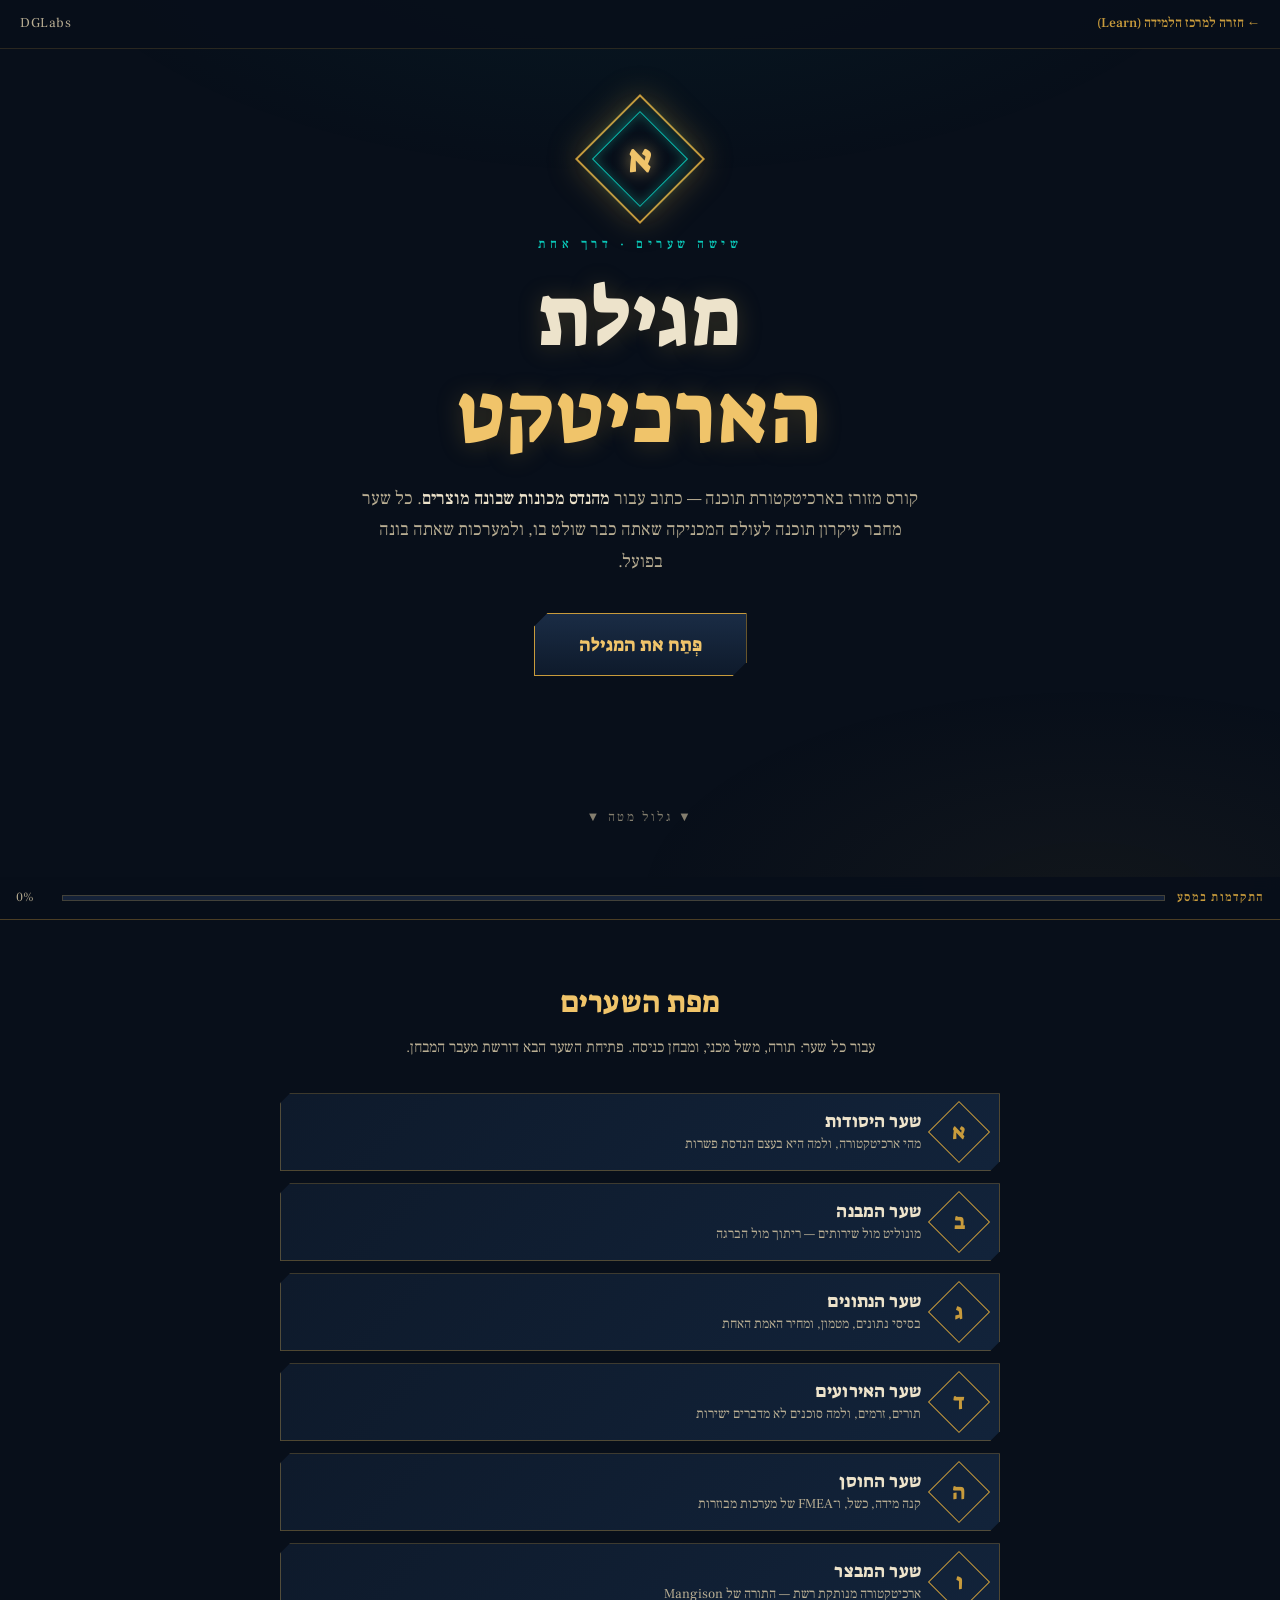
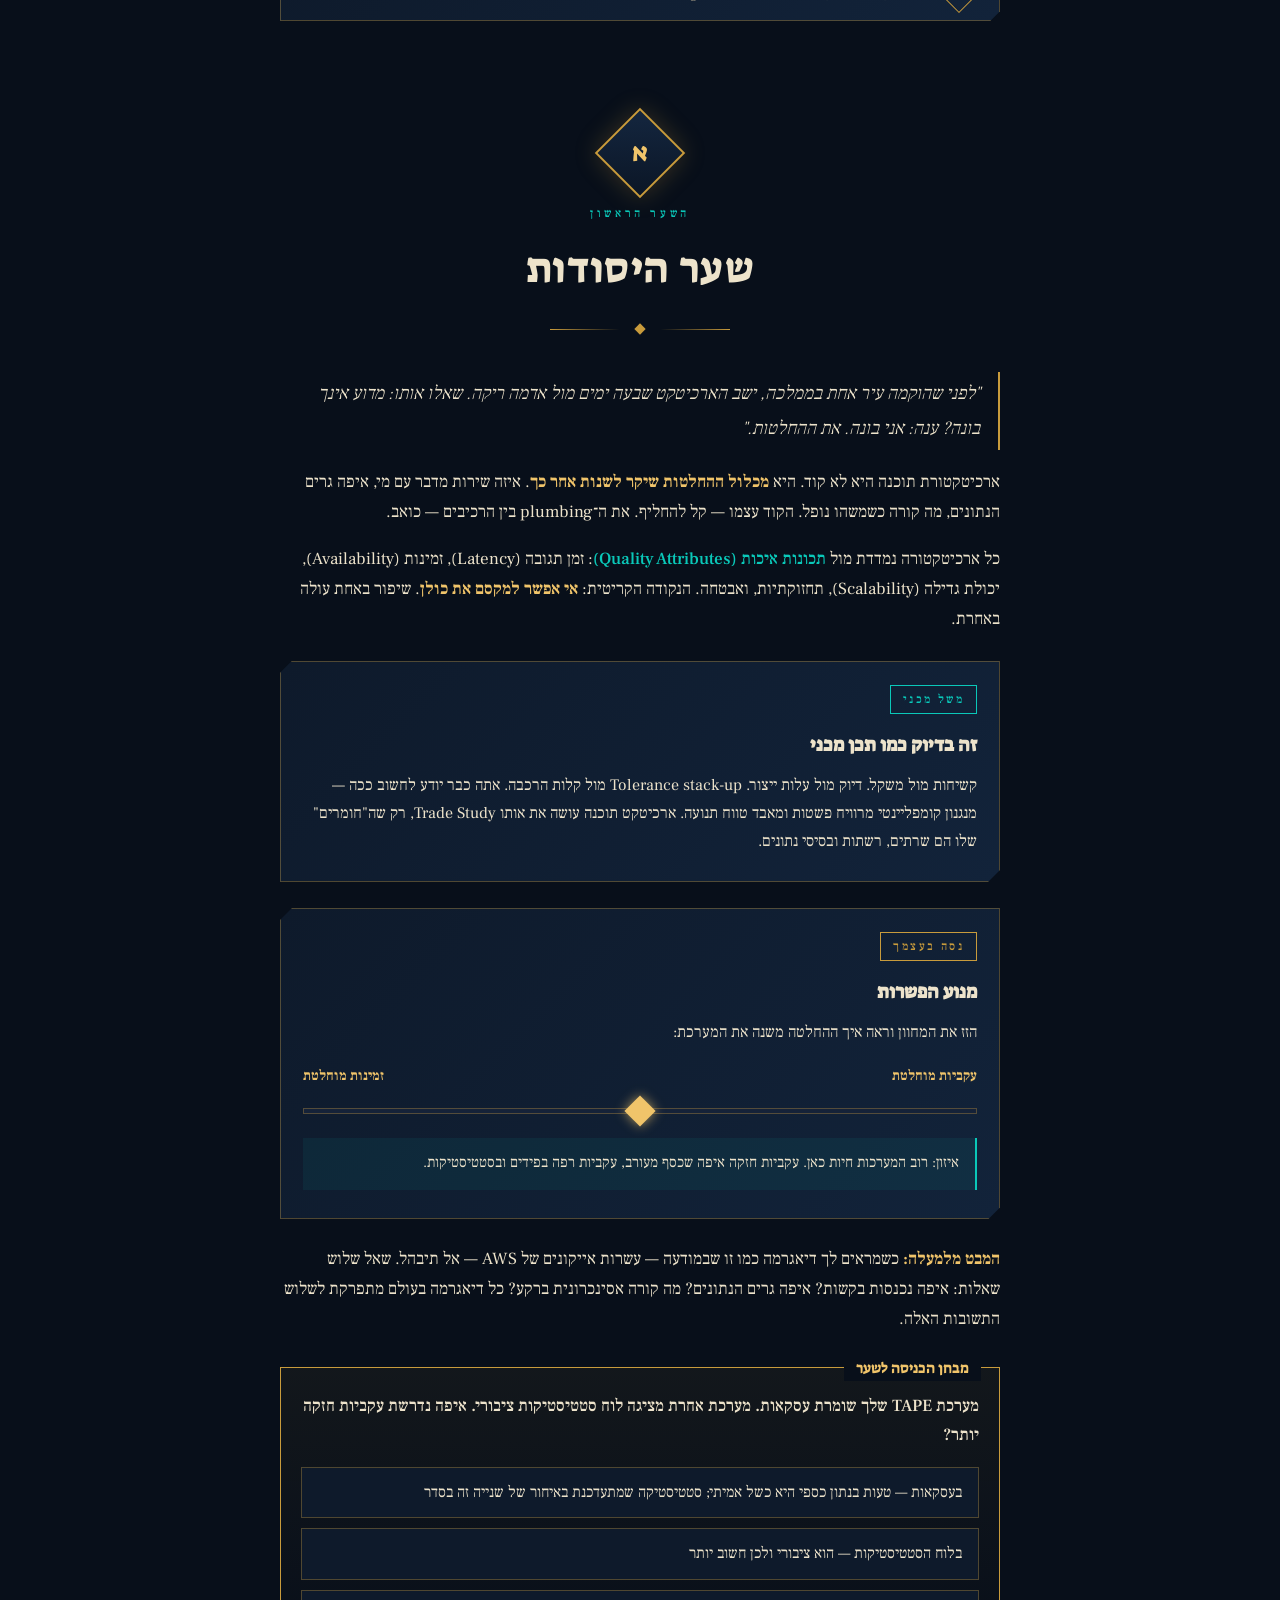
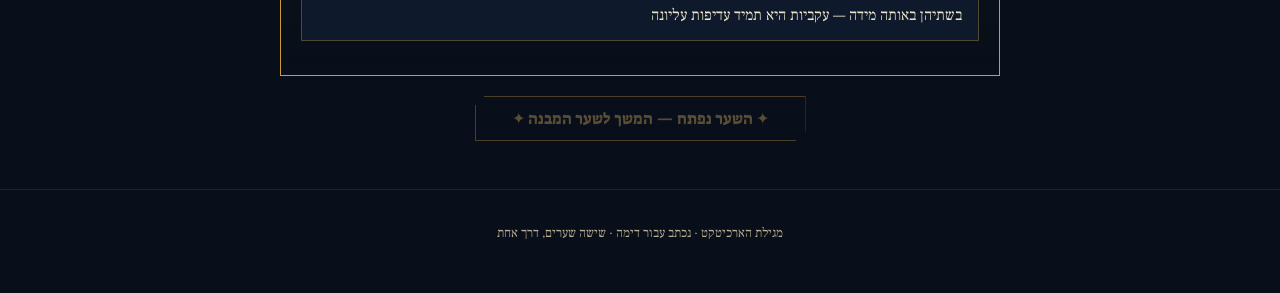
<file: architecture.html>
<!DOCTYPE html>
<html lang="he" dir="rtl">
<head>
<meta charset="UTF-8">
<meta name="viewport" content="width=device-width, initial-scale=1.0">
<title>מגילת הארכיטקט — קורס ארכיטקטורת תוכנה · DGLabs</title>
<link rel="preconnect" href="https://fonts.googleapis.com">
<link href="https://fonts.googleapis.com/css2?family=Suez+One&family=Frank+Ruhl+Libre:wght@300;400;500;700;900&display=swap" rel="stylesheet">
<style>
:root{
  --abyss:#080F1A;
  --panel:#0E1A2B;
  --panel2:#12233A;
  --gold:#C89B3C;
  --gold-bright:#F0C46A;
  --parchment:#EDE3CB;
  --parchment-dim:#B9AE93;
  --hex:#0AC8B9;
  --crimson:#C34632;
  --line:rgba(200,155,60,.35);
}
*{margin:0;padding:0;box-sizing:border-box}
html{scroll-behavior:smooth}
body{
  background:var(--abyss);
  color:var(--parchment);
  font-family:'Frank Ruhl Libre', serif;
  font-size:17px;
  line-height:1.75;
  overflow-x:hidden;
}
body::before{
  content:'';position:fixed;inset:0;pointer-events:none;z-index:0;
  background:
    radial-gradient(ellipse 80% 50% at 50% -10%, rgba(10,200,185,.06), transparent 60%),
    radial-gradient(ellipse 60% 40% at 85% 100%, rgba(200,155,60,.05), transparent 60%);
}
h1,h2,h3,.display{font-family:'Suez One', serif;font-weight:400;letter-spacing:.01em}

/* ---------- HERO ---------- */
.hero{
  position:relative;min-height:92vh;display:flex;flex-direction:column;
  align-items:center;justify-content:center;text-align:center;
  padding:64px 20px 48px;z-index:1;
}
.hero .rune{
  width:92px;height:92px;position:relative;margin-bottom:28px;
  transform:rotate(45deg);
  border:2px solid var(--gold);
  box-shadow:0 0 32px rgba(200,155,60,.35), inset 0 0 24px rgba(200,155,60,.15);
  animation:pulse 4s ease-in-out infinite;
}
.hero .rune::before{
  content:'';position:absolute;inset:10px;border:1px solid var(--hex);
  box-shadow:0 0 18px rgba(10,200,185,.5), inset 0 0 12px rgba(10,200,185,.3);
}
.hero .rune::after{
  content:'א';position:absolute;inset:0;display:flex;align-items:center;justify-content:center;
  transform:rotate(-45deg);font-family:'Suez One',serif;font-size:40px;color:var(--gold-bright);
  text-shadow:0 0 16px rgba(240,196,106,.6);
}
@keyframes pulse{0%,100%{box-shadow:0 0 32px rgba(200,155,60,.35), inset 0 0 24px rgba(200,155,60,.15)}50%{box-shadow:0 0 48px rgba(200,155,60,.55), inset 0 0 32px rgba(200,155,60,.25)}}
.hero .eyebrow{
  color:var(--hex);font-size:13px;letter-spacing:.35em;text-transform:uppercase;
  font-weight:500;margin-bottom:14px;
}
.hero h1{
  font-size:clamp(44px,10vw,84px);color:var(--parchment);line-height:1.15;
  text-shadow:0 2px 24px rgba(200,155,60,.25);
}
.hero h1 em{font-style:normal;color:var(--gold-bright)}
.hero .sub{
  max-width:560px;margin:20px auto 0;color:var(--parchment-dim);font-size:18px;
}
.hero .sub b{color:var(--parchment);font-weight:500}
.begin{
  margin-top:36px;display:inline-block;position:relative;cursor:pointer;
  background:linear-gradient(180deg,#1A2C45,#0E1A2B);
  border:1px solid var(--gold);color:var(--gold-bright);
  font-family:'Suez One',serif;font-size:19px;padding:14px 44px;
  clip-path:polygon(14px 0,100% 0,100% calc(100% - 14px),calc(100% - 14px) 100%,0 100%,0 14px);
  transition:all .25s;text-decoration:none;
}
.begin:hover{background:linear-gradient(180deg,#243A58,#13233B);box-shadow:0 0 28px rgba(200,155,60,.4)}
.scroll-hint{margin-top:auto;padding-top:40px;color:var(--parchment-dim);font-size:13px;letter-spacing:.2em;opacity:.7}

/* ---------- PROGRESS BAR ---------- */
.progress-wrap{
  position:sticky;top:0;z-index:50;background:rgba(8,15,26,.92);
  backdrop-filter:blur(8px);border-bottom:1px solid var(--line);
  padding:10px 16px;display:flex;align-items:center;gap:12px;
}
.progress-label{font-size:12.5px;color:var(--gold);letter-spacing:.1em;white-space:nowrap;font-weight:500}
.progress-track{flex:1;height:6px;background:#152238;border:1px solid rgba(200,155,60,.25);position:relative;overflow:hidden}
.progress-fill{height:100%;width:0%;background:linear-gradient(90deg,var(--gold),var(--gold-bright));transition:width .5s ease;box-shadow:0 0 10px rgba(240,196,106,.6)}
.progress-pct{font-size:12.5px;color:var(--parchment-dim);min-width:34px;text-align:left}

/* ---------- MAP / TOC ---------- */
.map{max-width:760px;margin:0 auto;padding:56px 20px 24px;position:relative;z-index:1}
.map h2{font-size:30px;color:var(--gold-bright);text-align:center;margin-bottom:6px}
.map .map-sub{text-align:center;color:var(--parchment-dim);margin-bottom:32px;font-size:15.5px}
.map-item{
  display:flex;gap:16px;align-items:center;padding:16px 18px;margin-bottom:12px;
  background:linear-gradient(135deg,var(--panel),var(--panel2));
  border:1px solid var(--line);cursor:pointer;transition:all .25s;position:relative;
  clip-path:polygon(10px 0,100% 0,100% calc(100% - 10px),calc(100% - 10px) 100%,0 100%,0 10px);
}
.map-item:hover{border-color:var(--gold);transform:translateX(-4px)}
.map-item .num{
  font-family:'Suez One',serif;font-size:22px;color:var(--gold);
  width:44px;height:44px;flex-shrink:0;display:flex;align-items:center;justify-content:center;
  border:1px solid var(--gold);transform:rotate(45deg);
}
.map-item .num span{transform:rotate(-45deg)}
.map-item.done .num{background:rgba(10,200,185,.12);border-color:var(--hex);color:var(--hex)}
.map-item .txt h3{font-size:18px;color:var(--parchment);line-height:1.3}
.map-item .txt p{font-size:13.5px;color:var(--parchment-dim);line-height:1.5}
.map-item .check{margin-right:auto;color:var(--hex);font-size:20px;opacity:0;transition:opacity .3s}
.map-item.done .check{opacity:1}

/* ---------- CHAPTERS ---------- */
.chapter{max-width:760px;margin:0 auto;padding:64px 20px 8px;position:relative;z-index:1}
.ch-head{text-align:center;margin-bottom:36px;position:relative}
.ch-head .medallion{
  width:64px;height:64px;margin:0 auto 18px;transform:rotate(45deg);
  border:2px solid var(--gold);position:relative;
  background:linear-gradient(135deg,#14263F,#0B1626);
  box-shadow:0 0 24px rgba(200,155,60,.25);
}
.ch-head .medallion span{
  position:absolute;inset:0;display:flex;align-items:center;justify-content:center;
  transform:rotate(-45deg);font-family:'Suez One',serif;font-size:26px;color:var(--gold-bright);
}
.ch-head .eyebrow{color:var(--hex);font-size:12px;letter-spacing:.3em;margin-bottom:8px;font-weight:500}
.ch-head h2{font-size:clamp(30px,6vw,42px);color:var(--parchment)}
.ch-head .divider{
  width:180px;height:14px;margin:16px auto 0;position:relative;
}
.ch-head .divider::before,.ch-head .divider::after{
  content:'';position:absolute;top:50%;width:70px;height:1px;background:linear-gradient(90deg,transparent,var(--gold));
}
.ch-head .divider::before{right:0}
.ch-head .divider::after{left:0;transform:scaleX(-1)}
.ch-head .divider i{
  position:absolute;left:50%;top:50%;width:8px;height:8px;
  transform:translate(-50%,-50%) rotate(45deg);background:var(--gold);
}

.lore{
  font-size:18.5px;font-weight:300;font-style:italic;color:var(--gold-bright);
  border-right:2px solid var(--gold);padding:4px 18px 4px 0;margin-bottom:28px;line-height:1.9;
}
.chapter p{margin-bottom:18px;color:var(--parchment)}
.chapter p .term{color:var(--hex);font-weight:500}
.chapter p b, .chapter li b{color:var(--gold-bright);font-weight:700}

.panel{
  background:linear-gradient(135deg,var(--panel),var(--panel2));
  border:1px solid var(--line);padding:22px 22px 8px;margin:26px 0;
  position:relative;
  clip-path:polygon(12px 0,100% 0,100% calc(100% - 12px),calc(100% - 12px) 100%,0 100%,0 12px);
}
.panel .panel-tag{
  display:inline-block;font-size:12px;letter-spacing:.2em;color:var(--gold);
  border:1px solid var(--gold);padding:3px 12px;margin-bottom:14px;font-weight:500;
}
.panel.mech .panel-tag{color:var(--hex);border-color:var(--hex)}
.panel h4{font-family:'Suez One',serif;font-size:19px;color:var(--parchment);margin-bottom:10px}
.panel p{font-size:16px}
.panel ul{margin:0 18px 18px 0}
.panel li{margin-bottom:10px;font-size:16px;color:var(--parchment)}
.panel li::marker{color:var(--gold)}

/* trade-off slider */
.slider-widget{margin:10px 0 20px}
.slider-labels{display:flex;justify-content:space-between;font-size:14px;color:var(--parchment-dim);margin-bottom:6px}
.slider-labels b{color:var(--gold-bright)}
input[type=range]{
  width:100%;appearance:none;height:6px;background:#152238;border:1px solid var(--line);outline:none;
}
input[type=range]::-webkit-slider-thumb{
  appearance:none;width:22px;height:22px;background:var(--gold-bright);
  transform:rotate(45deg);cursor:pointer;box-shadow:0 0 12px rgba(240,196,106,.7);
}
.slider-verdict{
  margin-top:14px;padding:12px 16px;background:rgba(10,200,185,.07);
  border-right:2px solid var(--hex);font-size:15px;color:var(--parchment);min-height:52px;
}

/* ---------- QUIZ ---------- */
.quiz{
  border:1px solid var(--gold);padding:24px 20px;margin:32px 0 20px;position:relative;
  background:linear-gradient(180deg,rgba(200,155,60,.06),transparent);
}
.quiz::before{
  content:'מבחן הכניסה לשער';position:absolute;top:-13px;right:18px;background:var(--abyss);
  padding:0 12px;font-family:'Suez One',serif;font-size:15px;color:var(--gold-bright);
}
.quiz .q{font-size:17px;font-weight:500;margin-bottom:16px;color:var(--parchment)}
.opt{
  display:block;width:100%;text-align:right;padding:13px 16px;margin-bottom:10px;
  background:var(--panel);border:1px solid var(--line);color:var(--parchment);
  font-family:'Frank Ruhl Libre',serif;font-size:15.5px;cursor:pointer;transition:all .2s;line-height:1.5;
}
.opt:hover{border-color:var(--gold);background:var(--panel2)}
.opt.correct{border-color:var(--hex);background:rgba(10,200,185,.12);color:#CFF7F2}
.opt.wrong{border-color:var(--crimson);background:rgba(195,70,50,.12)}
.opt:disabled{cursor:default}
.feedback{font-size:15px;margin-top:6px;padding:12px 14px;display:none;line-height:1.6}
.feedback.show{display:block}
.feedback.good{background:rgba(10,200,185,.08);border-right:2px solid var(--hex);color:#CFF7F2}
.feedback.bad{background:rgba(195,70,50,.08);border-right:2px solid var(--crimson);color:#F2C9C0}

.next-btn{
  display:block;margin:8px auto 40px;background:none;border:1px solid var(--gold);
  color:var(--gold-bright);font-family:'Suez One',serif;font-size:16px;padding:11px 36px;
  cursor:pointer;transition:all .25s;opacity:.35;pointer-events:none;
  clip-path:polygon(10px 0,100% 0,100% calc(100% - 10px),calc(100% - 10px) 100%,0 100%,0 10px);
}
.next-btn.unlocked{opacity:1;pointer-events:auto}
.next-btn.unlocked:hover{background:rgba(200,155,60,.12);box-shadow:0 0 20px rgba(200,155,60,.35)}

/* ---------- CAPSTONE ---------- */
.capstone-step{display:none}
.capstone-step.active{display:block;animation:fadein .4s}
@keyframes fadein{from{opacity:0;transform:translateY(8px)}to{opacity:1;transform:none}}
.pipeline{
  display:flex;flex-wrap:wrap;gap:8px;margin:18px 0;align-items:center;justify-content:center;
}
.pipe-node{
  font-size:13.5px;padding:8px 14px;border:1px solid var(--hex);color:var(--hex);
  background:rgba(10,200,185,.07);white-space:nowrap;animation:fadein .4s;
}
.pipe-arrow{color:var(--gold);font-size:16px}

/* ---------- FINALE ---------- */
.finale{
  max-width:760px;margin:0 auto;padding:72px 20px 100px;text-align:center;position:relative;z-index:1;display:none;
}
.finale.show{display:block}
.finale .medal{
  width:110px;height:110px;margin:0 auto 26px;transform:rotate(45deg);
  border:2px solid var(--gold-bright);position:relative;
  box-shadow:0 0 48px rgba(240,196,106,.5), inset 0 0 32px rgba(240,196,106,.2);
  animation:pulse 3s ease-in-out infinite;
}
.finale .medal span{
  position:absolute;inset:0;display:flex;align-items:center;justify-content:center;
  transform:rotate(-45deg);font-size:46px;
}
.finale h2{font-size:clamp(32px,7vw,48px);color:var(--gold-bright);margin-bottom:14px}
.finale p{color:var(--parchment-dim);max-width:520px;margin:0 auto 12px;font-size:17px}
.finale p b{color:var(--parchment)}

footer{
  text-align:center;padding:32px 20px 48px;color:var(--parchment-dim);font-size:13px;
  border-top:1px solid rgba(200,155,60,.15);position:relative;z-index:1;
}
.hidden{display:none}
@media (prefers-reduced-motion: reduce){*{animation:none!important;transition:none!important}}
@media (max-width:480px){
  body{font-size:16px}
  .chapter,.map{padding-left:16px;padding-right:16px}
}
</style>
</head>
<body>

<!-- ============ HUB BAR (links back into the Learn hub) ============ -->
<div style="position:relative;z-index:60;display:flex;justify-content:space-between;align-items:center;gap:12px;padding:12px 20px;border-bottom:1px solid rgba(200,155,60,.18);font-family:'Frank Ruhl Libre',serif;font-size:13.5px;background:rgba(8,15,26,.85)">
  <a href="learn.html" style="color:#C89B3C;text-decoration:none;font-weight:500">← חזרה למרכז הלמידה (Learn)</a>
  <a href="index.html" style="color:#B9AE93;text-decoration:none;letter-spacing:.04em">DGLabs</a>
</div>

<!-- ============ HERO ============ -->
<section class="hero">
  <div class="rune" aria-hidden="true"></div>
  <div class="eyebrow">שישה שערים · דרך אחת</div>
  <h1>מגילת<br><em>הארכיטקט</em></h1>
  <p class="sub">קורס מזורז בארכיטקטורת תוכנה — כתוב עבור <b>מהנדס מכונות שבונה מוצרים</b>. כל שער מחבר עיקרון תוכנה לעולם המכניקה שאתה כבר שולט בו, ולמערכות שאתה בונה בפועל.</p>
  <a class="begin" href="#map">פְּתַח את המגילה</a>
  <div class="scroll-hint">▼ גלול מטה ▼</div>
</section>

<!-- ============ PROGRESS ============ -->
<div class="progress-wrap">
  <span class="progress-label">התקדמות במסע</span>
  <div class="progress-track"><div class="progress-fill" id="pfill"></div></div>
  <span class="progress-pct" id="ppct">0%</span>
</div>

<!-- ============ MAP ============ -->
<section class="map" id="map">
  <h2>מפת השערים</h2>
  <p class="map-sub">עבור כל שער: תורה, משל מכני, ומבחן כניסה. פתיחת השער הבא דורשת מעבר המבחן.</p>
  <div class="map-item" data-goto="ch1"><div class="num"><span>א</span></div><div class="txt"><h3>שער היסודות</h3><p>מהי ארכיטקטורה, ולמה היא בעצם הנדסת פשרות</p></div><div class="check">✦</div></div>
  <div class="map-item" data-goto="ch2"><div class="num"><span>ב</span></div><div class="txt"><h3>שער המבנה</h3><p>מונוליט מול שירותים — ריתוך מול הברגה</p></div><div class="check">✦</div></div>
  <div class="map-item" data-goto="ch3"><div class="num"><span>ג</span></div><div class="txt"><h3>שער הנתונים</h3><p>בסיסי נתונים, מטמון, ומחיר האמת האחת</p></div><div class="check">✦</div></div>
  <div class="map-item" data-goto="ch4"><div class="num"><span>ד</span></div><div class="txt"><h3>שער האירועים</h3><p>תורים, זרמים, ולמה סוכנים לא מדברים ישירות</p></div><div class="check">✦</div></div>
  <div class="map-item" data-goto="ch5"><div class="num"><span>ה</span></div><div class="txt"><h3>שער החוסן</h3><p>קנה מידה, כשל, ו־FMEA של מערכות מבוזרות</p></div><div class="check">✦</div></div>
  <div class="map-item" data-goto="ch6"><div class="num"><span>ו</span></div><div class="txt"><h3>שער המבצר</h3><p>ארכיטקטורה מנותקת רשת — התורה של Mangison</p></div><div class="check">✦</div></div>
</section>

<!-- ============ CHAPTER 1 ============ -->
<section class="chapter" id="ch1">
  <div class="ch-head">
    <div class="medallion"><span>א</span></div>
    <div class="eyebrow">השער הראשון</div>
    <h2>שער היסודות</h2>
    <div class="divider"><i></i></div>
  </div>

  <p class="lore">"לפני שהוקמה עיר אחת בממלכה, ישב הארכיטקט שבעה ימים מול אדמה ריקה. שאלו אותו: מדוע אינך בונה? ענה: אני בונה. את ההחלטות."</p>

  <p>ארכיטקטורת תוכנה היא לא קוד. היא <b>מכלול ההחלטות שיקר לשנות אחר כך</b>. איזה שירות מדבר עם מי, איפה גרים הנתונים, מה קורה כשמשהו נופל. הקוד עצמו — קל להחליף. את ה־plumbing בין הרכיבים — כואב.</p>

  <p>כל ארכיטקטורה נמדדת מול <span class="term">תכונות איכות (Quality Attributes)</span>: זמן תגובה (Latency), זמינות (Availability), יכולת גדילה (Scalability), תחזוקתיות, ואבטחה. הנקודה הקריטית: <b>אי אפשר למקסם את כולן</b>. שיפור באחת עולה באחרת.</p>

  <div class="panel mech">
    <span class="panel-tag">משל מכני</span>
    <h4>זה בדיוק כמו תכן מכני</h4>
    <p>קשיחות מול משקל. דיוק מול עלות ייצור. Tolerance stack-up מול קלות הרכבה. אתה כבר יודע לחשוב ככה — מנגנון קומפליינטי מרוויח פשטות ומאבד טווח תנועה. ארכיטקט תוכנה עושה את אותו Trade Study, רק שה"חומרים" שלו הם שרתים, רשתות ובסיסי נתונים.</p>
  </div>

  <div class="panel">
    <span class="panel-tag">נסה בעצמך</span>
    <h4>מנוע הפשרות</h4>
    <p>הזז את המחוון וראה איך ההחלטה משנה את המערכת:</p>
    <div class="slider-widget">
      <div class="slider-labels"><b>עקביות מוחלטת</b><b>זמינות מוחלטת</b></div>
      <input type="range" min="0" max="100" value="50" id="tradeoff" aria-label="פשרה בין עקביות לזמינות">
      <div class="slider-verdict" id="verdict">איזון: רוב המערכות חיות כאן. עקביות חזקה איפה שכסף מעורב, עקביות רפה בפידים ובסטטיסטיקות.</div>
    </div>
  </div>

  <p><b>המבט מלמעלה:</b> כשמראים לך דיאגרמה כמו זו שבמודעה — עשרות אייקונים של AWS — אל תיבהל. שאל שלוש שאלות: איפה נכנסות בקשות? איפה גרים הנתונים? מה קורה אסינכרונית ברקע? כל דיאגרמה בעולם מתפרקת לשלוש התשובות האלה.</p>

  <div class="quiz" data-ch="1">
    <p class="q">מערכת TAPE שלך שומרת עסקאות. מערכת אחרת מציגה לוח סטטיסטיקות ציבורי. איפה נדרשת עקביות חזקה יותר?</p>
    <button class="opt" data-ok="1">בעסקאות — טעות בנתון כספי היא כשל אמיתי; סטטיסטיקה שמתעדכנת באיחור של שנייה זה בסדר</button>
    <button class="opt">בלוח הסטטיסטיקות — הוא ציבורי ולכן חשוב יותר</button>
    <button class="opt">בשתיהן באותה מידה — עקביות היא תמיד עדיפות עליונה</button>
    <div class="feedback"></div>
  </div>
  <button class="next-btn" data-next="ch2">✦ השער נפתח — המשך לשער המבנה ✦</button>
</section>

<!-- ============ CHAPTER 2 ============ -->
<section class="chapter hidden" id="ch2">
  <div class="ch-head">
    <div class="medallion"><span>ב</span></div>
    <div class="eyebrow">השער השני</div>
    <h2>שער המבנה</h2>
    <div class="divider"><i></i></div>
  </div>

  <p class="lore">"שני בנאים ניצבו בפני המלך. הראשון בנה מגדל אחד אדיר. השני בנה כפר של בתים קטנים. שאל המלך: מי צדק? ענה החכם: תלוי כמה אנשים בונים, ומה קורה כשקיר אחד נסדק."</p>

  <p><span class="term">מונוליט</span>: כל הקוד — UI, לוגיקה, גישה לנתונים — מערכת אחת, נפרסת כיחידה אחת. <span class="term">מיקרו-שירותים</span>: כל יכולת עסקית היא שירות עצמאי עם בסיס נתונים משלו, שמתקשר עם האחרים דרך רשת.</p>

  <p>במודעה שראית — Tweet service, Timeline service, Notification service, Search service — כל אחד שירות נפרד. למה טוויטר עושה את זה? כי יש להם <b>אלפי מפתחים</b> וכל צוות חייב לפרוס בקצב שלו, ו־Timeline צריך פי מאה יותר שרתים מ־Search. הפיצול פותר בעיה <b>ארגונית ותפעולית</b>, לא בעיה של "קוד יפה".</p>

  <div class="panel mech">
    <span class="panel-tag">משל מכני</span>
    <h4>ריתוך מול הברגה</h4>
    <p>מונוליט = מכלול מרותך: זול, קשיח, מהיר לייצר — אבל כדי להחליף רכיב אחד מפרקים הכל. מיקרו-שירותים = מכלול מוברג עם ממשקים מוגדרים: כל בורג הוא נקודת כשל וסיבוכיות הרכבה, אבל אפשר להחליף מודול בשטח. אף מהנדס לא מברג כשריתוך מספיק. אותו כלל בתוכנה.</p>
  </div>

  <div class="panel">
    <span class="panel-tag">שני מושגי מפתח</span>
    <ul>
      <li><b>Coupling (צימוד)</b> — כמה שינוי ברכיב אחד מכריח שינוי באחר. שואפים לנמוך.</li>
      <li><b>Cohesion (לכידות)</b> — כמה הדברים שחיים יחד באמת שייכים יחד. שואפים לגבוה. פיצול לשירותים בלי לכידות נותן לך "מונוליט מבוזר" — הגרוע משני העולמות.</li>
    </ul>
  </div>

  <p><b>המבט מלמעלה:</b> Mission Control שלך הוא מונוליט React — <b>וזה נכון</b>. מפתח אחד, מוצר אחד, פריסה אחת. הכלל: מתחילים מונוליט מודולרי (גבולות פנימיים נקיים), ומפצלים רק כשכאב אמיתי מופיע — צוותים דורכים זה על זה, או רכיב אחד צריך Scale שונה דרמטית.</p>

  <div class="quiz" data-ch="2">
    <p class="q">אתה לבד בונה את Mangison — מכשיר On-Prem לארגון ביטחוני. חבר מציע "בוא נעשה 12 מיקרו-שירותים כמו בחברות הגדולות". מה התשובה הארכיטקטונית הנכונה?</p>
    <button class="opt">הוא צודק — מיקרו-שירותים הם התקן המודרני ותמיד עדיפים</button>
    <button class="opt" data-ok="1">מונוליט מודולרי: מפתח יחיד, פריסה על מכשיר אחד — פיצול רק יוסיף כשלי רשת וסיבוכיות בלי לפתור שום בעיה קיימת</button>
    <button class="opt">שירות אחד לכל מסך ב־UI, כך כל מסך עצמאי</button>
    <div class="feedback"></div>
  </div>
  <button class="next-btn" data-next="ch3">✦ השער נפתח — המשך לשער הנתונים ✦</button>
</section>

<!-- ============ CHAPTER 3 ============ -->
<section class="chapter hidden" id="ch3">
  <div class="ch-head">
    <div class="medallion"><span>ג</span></div>
    <div class="eyebrow">השער השלישי</div>
    <h2>שער הנתונים</h2>
    <div class="divider"><i></i></div>
  </div>

  <p class="lore">"בלב כל ממלכה ניצב הארכיון. שרוף את הארמון — ייבנה מחדש. שרוף את הארכיון — הממלכה איננה."</p>

  <p>הנתונים הם החלק הכי קשה לשינוי בכל מערכת, ולכן ההחלטה הכי ארכיטקטונית. שתי משפחות עיקריות:</p>

  <div class="panel">
    <span class="panel-tag">שתי הממלכות</span>
    <ul>
      <li><b>SQL (רלציוני)</b> — טבלאות, קשרים, טרנזקציות. חזק בשאילתות גמישות ובשלמות נתונים. ברירת המחדל הנכונה ל־90% מהמקרים. עבור TAPE: עסקאות, תגיות, סשנים — מבנה רלציוני קלאסי.</li>
      <li><b>NoSQL (כמו DynamoDB במודעה)</b> — מפתח→ערך בקנה מידה עצום, מהירות קבועה גם במיליארדי רשומות. המחיר: אתה חייב לדעת <b>מראש</b> אילו שאילתות תריץ. טוויטר יודע: "שלוף ציוצים של משתמש X". אתה, בשלב פיתוח מוצר, עוד לא יודע.</li>
    </ul>
  </div>

  <p>ובאמצע, ה<span class="term">מטמון (Cache)</span> — במודעה: ElastiCache for Redis. עותק מהיר בזיכרון של נתונים שנקראים שוב ושוב. ה־Timeline של טוויטר לא מחושב מחדש לכל צפייה — הוא יושב מוכן ב־Redis. הכלל: מטמון קונה מהירות ומשלם ב<b>סיכון לנתון ישן (Stale)</b>.</p>

  <div class="panel mech">
    <span class="panel-tag">משל מכני</span>
    <h4>המחסן ושולחן העבודה</h4>
    <p>בסיס הנתונים הוא המחסן — הכל שם, מסודר, אבל ללכת אליו לוקח זמן. Cache הוא שולחן העבודה — הכלים שאתה משתמש בהם עכשיו. אתה לא מחזיר את המפתח 13 למחסן בין ברגים. אבל אם מישהו החליף את הכלי במחסן ואצלך על השולחן נשארה הגרסה הישנה — עבדת עם מידע שגוי. זה בדיוק Cache Invalidation, אחת משתי הבעיות הקשות במדעי המחשב.</p>
  </div>

  <p><b>המבט מלמעלה:</b> בכל דיאגרמה, מצא את "מקור האמת" (Source of Truth) — בסיס הנתונים היחיד שממנו הכל נגזר. כל השאר — מטמונים, אינדקסים של חיפוש, לוחות אנליטיקה — הם <b>עותקים נגזרים</b> שמותר להם לפגר. מי שמבלבל בין עותק למקור, בונה מערכת שמשקרת.</p>

  <div class="quiz" data-ch="3">
    <p class="q">ב־TAPE אתה מציג את רשימת העסקאות של היום שוב ושוב. הקריאות איטיות. מה הצעד הארכיטקטוני הנכון?</p>
    <button class="opt">לעבור מיד ל־DynamoDB כי הוא הכי מהיר</button>
    <button class="opt">למחוק עסקאות ישנות כדי שהטבלה תהיה קטנה</button>
    <button class="opt" data-ok="1">להוסיף שכבת מטמון לרשימת היום, ולוודא שכל עסקה חדשה מעדכנת או מבטלת את המטמון</button>
    <div class="feedback"></div>
  </div>
  <button class="next-btn" data-next="ch4">✦ השער נפתח — המשך לשער האירועים ✦</button>
</section>

<!-- ============ CHAPTER 4 ============ -->
<section class="chapter hidden" id="ch4">
  <div class="ch-head">
    <div class="medallion"><span>ד</span></div>
    <div class="eyebrow">השער הרביעי</div>
    <h2>שער האירועים</h2>
    <div class="divider"><i></i></div>
  </div>

  <p class="lore">"השליחים של הממלכה הישנה חיכו בפתח עד שתינתן תשובה. השליחים של הממלכה החדשה הניחו את המגילה בתיבה והמשיכו לדרכם. הממלכה החדשה שרדה את המצור."</p>

  <p>יש שתי דרכים שרכיבים מדברים: <span class="term">סינכרוני</span> — "שלחתי בקשה, אני תקוע עד שתענה" (כמו קריאת API רגילה), ו<span class="term">אסינכרוני</span> — "הנחתי הודעה בתור, מישהו יטפל בה כשיוכל".</p>

  <p>במודעה: כשמישהו מצייץ, ה־Tweet service <b>לא</b> מעדכן בעצמו את החיפוש, ההתראות, האנליטיקה וה־Trending. הוא כותב ל־DynamoDB, וזרם האירועים (DynamoDB Streams → Kinesis) מפיץ את הבשורה. כל צרכן — התראות, אנליטיקה, hashtags דרך SQS — מאזין ומגיב בקצב שלו. זו <span class="term">ארכיטקטורה מונחית-אירועים</span>: הכותב לא מכיר את הקוראים בכלל.</p>

  <div class="panel mech">
    <span class="panel-tag">משל מכני</span>
    <h4>מסוע מול מסירה ידנית</h4>
    <p>תקשורת סינכרונית = עובד שמוסר חלק ביד לעובד הבא ומחכה שייקח. אם השני בהפסקה — הקו עומד. תור הודעות = מסוע עם באפר: כל תחנה עובדת בקצב שלה, קפיצות עומס נבלעות בבאפר, ותחנה שנפלה חוזרת וממשיכה מאיפה שעצרה. ה־Buffer בין תחנות ייצור וה־Queue בין שירותים זה אותו עיקרון בדיוק.</p>
  </div>

  <div class="panel">
    <span class="panel-tag">רלוונטי ישירות אליך</span>
    <h4>מפעל הסוכנים שלך הוא מערכת מונחית-אירועים</h4>
    <p>ה־Factory שבנית — Prototyper שמסיים עבודה ו־Specialists שממשיכים — זו בדיוק התבנית: כל סוכן צרכן של תור משימות ויצרן של תוצרים. אם תבנה את זה עם תורים אמיתיים במקום קריאות ישירות, סוכן שקורס לא מפיל את השרשרת, ואפשר להריץ שלושה Prototypers במקביל בלי לשנות שום דבר אחר. זה בדיוק היתרון שהמחיר שלו הוא <b>Eventual Consistency</b> — יש רגע שבו הציוץ קיים אבל עוד לא בחיפוש. מקבלים את זה בעיניים פקוחות.</p>
  </div>

  <div class="quiz" data-ch="4">
    <p class="q">סוכן ה־QA במפעל שלך איטי פי 5 מסוכן הקוד. בגישה סינכרונית הכל נתקע עליו. מה הפתרון הארכיטקטוני?</p>
    <button class="opt">להאיץ את סוכן ה־QA בכל מחיר — הבעיה בו</button>
    <button class="opt" data-ok="1">תור בין סוכן הקוד ל־QA: הקוד ממשיך לייצר, התור סופג את הפער, ואפשר להוסיף עוד עותקי QA שצורכים מאותו תור</button>
    <button class="opt">לוותר על QA כשיש עומס</button>
    <div class="feedback"></div>
  </div>
  <button class="next-btn" data-next="ch5">✦ השער נפתח — המשך לשער החוסן ✦</button>
</section>

<!-- ============ CHAPTER 5 ============ -->
<section class="chapter hidden" id="ch5">
  <div class="ch-head">
    <div class="medallion"><span>ה</span></div>
    <div class="eyebrow">השער החמישי</div>
    <h2>שער החוסן</h2>
    <div class="divider"><i></i></div>
  </div>

  <p class="lore">"אל תשאל אם החומה תיפול. שאל: כשתיפול — מה יעצור את האויב אחריה."</p>

  <p>עיקרון היסוד של מערכות מבוזרות: <b>הכל נכשל</b>. שרתים מתים, רשתות מתנתקות, דיסקים נשחקים. ארכיטקטורה טובה לא מונעת כשל — היא <b>מכילה</b> אותו.</p>

  <div class="panel">
    <span class="panel-tag">ארגז הכלים</span>
    <ul>
      <li><b>Scaling אופקי מול אנכי</b> — שרת חזק יותר (אנכי, יש תקרה) מול עוד שרתים (אופקי, כמעט בלי תקרה). ה־Load Balancer מחלק ביניהם.</li>
      <li><b>Redundancy</b> — כל רכיב קריטי קיים לפחות פעמיים. N+1, כמו בהנדסה.</li>
      <li><b>Circuit Breaker</b> — אם שירות במורד הזרם נכשל שוב ושוב, מפסיקים לקרוא לו זמנית ומחזירים תשובת ברירת מחדל, במקום להעמיס עליו עוד ולהפיל הכל.</li>
      <li><b>Graceful Degradation</b> — כשהחיפוש נופל בטוויטר, הפיד עדיין עובד. המערכת מאבדת איבר, לא חיים.</li>
    </ul>
  </div>

  <div class="panel mech">
    <span class="panel-tag">משל מכני</span>
    <h4>אתה כבר יודע לעשות FMEA</h4>
    <p>Circuit Breaker הוא בדיוק פין גזירה (Shear Pin): רכיב שנועד להיכשל ראשון כדי להגן על המערכת. Redundancy זה מקדם ביטחון. Graceful Degradation זה Fail-Safe Design. תרגיל שאתה כבר מכיר: עבור על דיאגרמת הארכיטקטורה כמו על טבלת FMEA — לכל רכיב שאל: מה מצב הכשל? מה החומרה? מה המנגנון שמכיל אותו? ארכיטקטים קוראים לזה "Failure Mode Analysis" ומתנהגים כאילו המציאו את זה.</p>
  </div>

  <p><b>המבט מלמעלה:</b> כשמעריכים ארכיטקטורה, אל תשאל "האם זה עובד" — שאל <b>"מה קורה כש..."</b>. מה קורה כשה־DB נופל? כשיש פי 100 תנועה? כשהודעה מגיעה פעמיים? האיכות של ארכיטקט נמדדת באיכות שאלות ה"מה קורה כש" שלו.</p>

  <div class="quiz" data-ch="5">
    <p class="q">ב־Mangison, שירות ה־LLM המקומי (Ollama) קורס באמצע יום עבודה אצל הלקוח. מה התכן הנכון?</p>
    <button class="opt">להציג מסך שגיאה כללי עד שהשירות יחזור — אין ברירה</button>
    <button class="opt" data-ok="1">ניהול המשימות ממשיך לעבוד במלואו בלי פיצ'רי AI, עם חיווי עדין + ניסיון התאוששות אוטומטי ברקע — המערכת מאבדת איבר, לא חיים</button>
    <button class="opt">להפעיל LLM גיבוי בענן — תמיד צריך גיבוי חיצוני</button>
    <div class="feedback"></div>
  </div>
  <button class="next-btn" data-next="ch6">✦ השער נפתח — המשך לשער המבצר ✦</button>
</section>

<!-- ============ CHAPTER 6 ============ -->
<section class="chapter hidden" id="ch6">
  <div class="ch-head">
    <div class="medallion"><span>ו</span></div>
    <div class="eyebrow">השער השישי</div>
    <h2>שער המבצר</h2>
    <div class="divider"><i></i></div>
  </div>

  <p class="lore">"כל הממלכות בנו גשרים אל הענן. מבצר אחד סגר את שעריו. צחקו עליו — עד שהגיעה המגפה ברשת."</p>

  <p>כל מה שראית במודעה מניח ענן: שירותים מנוהלים, קנה מידה אינסופי, חיבור תמידי. <span class="term">ארכיטקטורה מנותקת (Air-Gapped / On-Prem)</span> הופכת את כל ההנחות — וזה בדיוק העולם של Mangison.</p>

  <div class="panel">
    <span class="panel-tag">מה מתהפך</span>
    <ul>
      <li><b>אין Scale אלסטי</b> — יש קופסה אחת (Jetson). כל החלטה נמדדת מול תקציב חומרה קבוע: זיכרון, TOPS, הספק. חשיבה של מהנדס מכונות, לא של מהנדס ענן.</li>
      <li><b>אין שירותים מנוהלים</b> — אין RDS ואין SQS. יש Postgres ו־Redis שאתה מתחזק. כל תלות ששוקלים להוסיף — שוקלים גם את עלות התחזוקה שלה לנצח.</li>
      <li><b>עדכונים הם אירוע</b> — אין CI/CD לענן. עדכון גרסה מגיע פיזית. חייבים Rollback אמין ובדיקות עצמיות בעלייה (Self-Test on Boot).</li>
      <li><b>אבטחה מהיסוד</b> — היתרון המכריע: אין משטח תקיפה מהאינטרנט. אבל כל הכוח עובר להקשחה מקומית, הרשאות והצפנה בדיסק.</li>
    </ul>
  </div>

  <div class="panel mech">
    <span class="panel-tag">משל מכני</span>
    <h4>ענן מול מכונה בשטח</h4>
    <p>ענן זה מפעל עם ספקים במרחק שיחת טלפון. Air-Gap זה ציוד שנשלח לאנטארקטיקה: כל חלק חילוף שלא ארזת מראש — לא קיים. לכן מתכננים כמו ציוד שטח: פשטות מעל תחכום, כל רכיב מוצדק, ותכן לתחזוקה בידי מי שאינו המתכנן. הרקע שלך בתכן לסביבות קשוחות הוא כאן יתרון תחרותי אמיתי על פני מפתחי ענן.</p>
  </div>

  <p><b>המבט מלמעלה:</b> עכשיו אתה יודע לקרוא את שתי המפות — מפת הענן של המודעה ומפת המבצר של Mangison — ולהבין שהן עונות על אותן שלוש שאלות (איפה נכנסות בקשות, איפה גרים הנתונים, מה רץ ברקע) עם פשרות הפוכות. זו המהות של ארכיטקט: לא לדעת תבנית אחת, אלא לדעת <b>מתי כל תבנית צודקת</b>.</p>

  <div class="quiz" data-ch="6">
    <p class="q">לקוח ביטחוני של Mangison מבקש "גיבוי אוטומטי לענן ליתר ביטחון". מה תשובת הארכיטקט?</p>
    <button class="opt">מוסיפים — גיבוי בענן תמיד משפר אמינות</button>
    <button class="opt">מסרבים בלי הסבר — זו מדיניות</button>
    <button class="opt" data-ok="1">הבקשה סותרת את תכונת האיכות המרכזית שבגללה קנו את המוצר (ניתוק מלא). מציעים גיבוי מקומי מוצפן לכונן/שרת בתוך הרשת הסגורה — עונה על הצורך בלי לשבור את ההבטחה</button>
    <div class="feedback"></div>
  </div>
  <button class="next-btn" data-next="capstone">✦ השערים נפתחו — אל המשימה האחרונה ✦</button>
</section>

<!-- ============ CAPSTONE ============ -->
<section class="chapter hidden" id="capstone">
  <div class="ch-head">
    <div class="medallion"><span>✦</span></div>
    <div class="eyebrow">המשימה האחרונה</div>
    <h2>בְּנֵה את המערכת</h2>
    <div class="divider"><i></i></div>
  </div>
  <p class="lore">"עתה, בנה אתה. אבן אחר אבן, החלטה אחר החלטה — עד שהמפה שראית במודעה תהיה שלך."</p>
  <p>נבנה יחד, החלטה אחר החלטה, את מערכת הציוצים מהתמונה שהעלית. בכל צעד — בחר את הרכיב הנכון. המערכת נבנית מולך:</p>

  <div class="pipeline" id="pipeline"><span class="pipe-node">💻 לקוחות (Web + Mobile)</span></div>

  <div class="capstone-step active" data-step="0">
    <div class="quiz" data-cap="1">
      <p class="q">1/5 — מיליוני לקוחות שולחים בקשות: ציוץ, פיד, חיפוש. מה עומד בשער הכניסה?</p>
      <button class="opt" data-ok="1" data-node="🚪 API Gateway + אימות (Cognito)">API Gateway — נקודת כניסה אחת שמאמתת, מגבילה קצב, ומנתבת כל בקשה לשירות הנכון</button>
      <button class="opt">חיבור ישיר של כל לקוח לכל שירות — הכי מהיר</button>
      <button class="opt">בסיס הנתונים — שהלקוחות יכתבו אליו ישירות</button>
      <div class="feedback"></div>
    </div>
  </div>

  <div class="capstone-step" data-step="1">
    <div class="quiz" data-cap="2">
      <p class="q">2/5 — הבקשות מנותבות. איך מארגנים את הלוגיקה מאחורי השער?</p>
      <button class="opt">שרת אחד ענק שעושה הכל — פשוט יותר</button>
      <button class="opt" data-ok="1" data-node="⚙️ שירותים: Tweet · Timeline · Search · Notifications">שירותים לפי יכולת עסקית — ל־Timeline יש עומס קריאה עצום, ל־Tweet עומס כתיבה; כל אחד גדל בנפרד</button>
      <button class="opt">שירות נפרד לכל פונקציה בקוד — ככל שיותר קטן יותר טוב</button>
      <div class="feedback"></div>
    </div>
  </div>

  <div class="capstone-step" data-step="2">
    <div class="quiz" data-cap="3">
      <p class="q">3/5 — איפה גרים מיליארדי ציוצים, ואיך הפיד נטען מהר?</p>
      <button class="opt">SQL אחד גדול עם JOIN לכל טעינת פיד</button>
      <button class="opt" data-ok="1" data-node="🗄️ DynamoDB (מקור אמת) + ⚡ Redis (פיד מוכן במטמון)">DynamoDB כמקור אמת — דפוסי הגישה ידועים מראש; Redis מחזיק את הפיד מחושב ומוכן</button>
      <button class="opt">הכל ב־Redis — זיכרון זה הכי מהיר</button>
      <div class="feedback"></div>
    </div>
  </div>

  <div class="capstone-step" data-step="3">
    <div class="quiz" data-cap="4">
      <p class="q">4/5 — ציוץ חדש צריך להגיע לחיפוש, להתראות ול־Trending — בלי שה־Tweet service יכיר אותם. איך?</p>
      <button class="opt">ה־Tweet service קורא לכל אחד מהם ישירות ומחכה לתשובה</button>
      <button class="opt">Cron שסורק את הטבלה כל דקה ומחפש חדשים</button>
      <button class="opt" data-ok="1" data-node="🌊 DynamoDB Streams → Kinesis → צרכנים (SQS, Lambda)">זרם אירועים — הכתיבה ל־DB פולטת אירוע, וכל צרכן מאזין ומגיב בקצב שלו. הכותב לא מכיר אף קורא</button>
      <div class="feedback"></div>
    </div>
  </div>

  <div class="capstone-step" data-step="4">
    <div class="quiz" data-cap="5">
      <p class="q">5/5 — ההנהלה רוצה אנליטיקה: מגמות, גרפים, שאילתות חופשיות. איפה זה רץ?</p>
      <button class="opt">שאילתות כבדות ישירות על DynamoDB של הייצור</button>
      <button class="opt" data-ok="1" data-node="📊 S3 (אגם נתונים) → Athena → QuickSight">מסלול נפרד לגמרי: הזרם נשפך ל־S3, ושם Athena ו־QuickSight חופרים בלי לגעת במערכת החיה — האנליטיקה לעולם לא מפילה את הייצור</button>
      <button class="opt">עותק ידני של הנתונים לאקסל פעם בשבוע</button>
      <div class="feedback"></div>
    </div>
  </div>

  <button class="next-btn" data-next="finale" id="capstone-done">✦ המערכת הושלמה — קבל את החותם ✦</button>
</section>

<!-- ============ FINALE ============ -->
<section class="finale" id="finale">
  <div class="medal"><span>🏛️</span></div>
  <h2>חותם הארכיטקט</h2>
  <p>עברת את ששת השערים ובנית מערכת בקנה מידה עולמי — החלטה אחר החלטה.</p>
  <p>אתה יוצא מכאן עם שלוש השאלות שפותחות כל דיאגרמה: <b>איפה נכנסות בקשות, איפה גרים הנתונים, מה רץ ברקע</b> — ועם האמת העמוקה יותר: ארכיטקטורה היא הנדסת פשרות, ואת המקצוע הזה אתה כבר מתרגל שנים, רק בפלדה במקום בשרתים.</p>
  <p style="margin-top:22px;color:var(--gold-bright)">הצעד הבא: קח דיאגרמה של מערכת אמיתית שלך — Mangison או ה־Factory — וצייר אותה בשלוש השכבות שלמדת. שלח לי, נעבור עליה יחד.</p>
</section>

<footer>מגילת הארכיטקט · נכתב עבור דימה · שישה שערים, דרך אחת</footer>

<script>
(function(){
  var totalGates = 7; // 6 chapters + capstone
  var passed = {};
  var pfill = document.getElementById('pfill');
  var ppct = document.getElementById('ppct');

  function updateProgress(){
    var n = Object.keys(passed).length;
    var pct = Math.round(n/totalGates*100);
    pfill.style.width = pct+'%';
    ppct.textContent = pct+'%';
  }

  // map navigation
  document.querySelectorAll('.map-item').forEach(function(mi){
    mi.addEventListener('click', function(){
      var id = mi.getAttribute('data-goto');
      var el = document.getElementById(id);
      if(el.classList.contains('hidden')){
        // allow peeking only at first locked chapter? Simpler: reveal it
        el.classList.remove('hidden');
      }
      el.scrollIntoView({behavior:'smooth'});
    });
  });

  // trade-off slider
  var slider = document.getElementById('tradeoff');
  var verdict = document.getElementById('verdict');
  if(slider){
    slider.addEventListener('input', function(){
      var v = +slider.value;
      if(v < 20) verdict.textContent = 'עקביות מוחלטת: כל כתיבה מאושרת בכל העותקים לפני שממשיכים. בנקאות, מלאי קריטי. המחיר — כל תקלת רשת עוצרת את המערכת.';
      else if(v < 45) verdict.textContent = 'נטייה לעקביות: טרנזקציות חזקות בליבה, קצת גמישות בשוליים. מתאים למערכות עסקיות פנים-ארגוניות — כמו Mission Control.';
      else if(v < 65) verdict.textContent = 'איזון: רוב המערכות חיות כאן. עקביות חזקה איפה שכסף מעורב, עקביות רפה בפידים ובסטטיסטיקות.';
      else if(v < 85) verdict.textContent = 'נטייה לזמינות: המערכת עונה תמיד, גם אם הנתון מפגר בשניות. פידים חברתיים, לוחות מעקב, Trending.';
      else verdict.textContent = 'זמינות מוחלטת: לעולם לא מציגים שגיאה, מקבלים שנתונים יתעדכנו "בסוף" (Eventual). מוני צפיות, לייקים, טלמטריה.';
    });
  }

  // quizzes (chapter gates)
  document.querySelectorAll('.quiz[data-ch]').forEach(function(qz){
    wireQuiz(qz, function(){
      var ch = qz.getAttribute('data-ch');
      passed['ch'+ch] = true;
      updateProgress();
      var section = qz.closest('.chapter');
      var btn = section.querySelector('.next-btn');
      if(btn) btn.classList.add('unlocked');
      markDone(+ch-1);
    });
  });

  // capstone quizzes
  var capDone = 0;
  var pipeline = document.getElementById('pipeline');
  document.querySelectorAll('.quiz[data-cap]').forEach(function(qz){
    wireQuiz(qz, function(okBtn){
      var node = okBtn.getAttribute('data-node');
      if(node){
        var arrow = document.createElement('span');
        arrow.className = 'pipe-arrow';
        arrow.textContent = '←';
        pipeline.appendChild(arrow);
        var el = document.createElement('span');
        el.className = 'pipe-node';
        el.textContent = node;
        pipeline.appendChild(el);
      }
      capDone++;
      var step = qz.closest('.capstone-step');
      var nextStep = document.querySelector('.capstone-step[data-step="'+capDone+'"]');
      setTimeout(function(){
        if(nextStep){
          step.classList.remove('active');
          nextStep.classList.add('active');
          nextStep.scrollIntoView({behavior:'smooth', block:'center'});
        } else {
          passed['capstone'] = true;
          updateProgress();
          document.getElementById('capstone-done').classList.add('unlocked');
        }
      }, 1400);
    });
  });

  function wireQuiz(qz, onPass){
    var opts = qz.querySelectorAll('.opt');
    var fb = qz.querySelector('.feedback');
    opts.forEach(function(o){
      o.addEventListener('click', function(){
        if(qz.getAttribute('data-solved')) return;
        var ok = o.hasAttribute('data-ok');
        if(ok){
          qz.setAttribute('data-solved','1');
          o.classList.add('correct');
          opts.forEach(function(x){ x.disabled = true; });
          fb.className = 'feedback show good';
          fb.textContent = '✦ נכון. השער נפתח.';
          onPass(o);
        } else {
          o.classList.add('wrong');
          o.disabled = true;
          fb.className = 'feedback show bad';
          fb.textContent = 'לא הפעם. חשוב על הפשרה: מה המחיר של כל אפשרות, ומי משלם אותו? נסה שוב.';
        }
      });
    });
  }

  // next buttons
  document.querySelectorAll('.next-btn').forEach(function(btn){
    btn.addEventListener('click', function(){
      var id = btn.getAttribute('data-next');
      var el = document.getElementById(id);
      el.classList.remove('hidden');
      if(id === 'finale') el.classList.add('show');
      el.scrollIntoView({behavior:'smooth'});
    });
  });

  function markDone(idx){
    var items = document.querySelectorAll('.map-item');
    if(items[idx]) items[idx].classList.add('done');
  }
})();
</script>
</body>
</html>
</file>
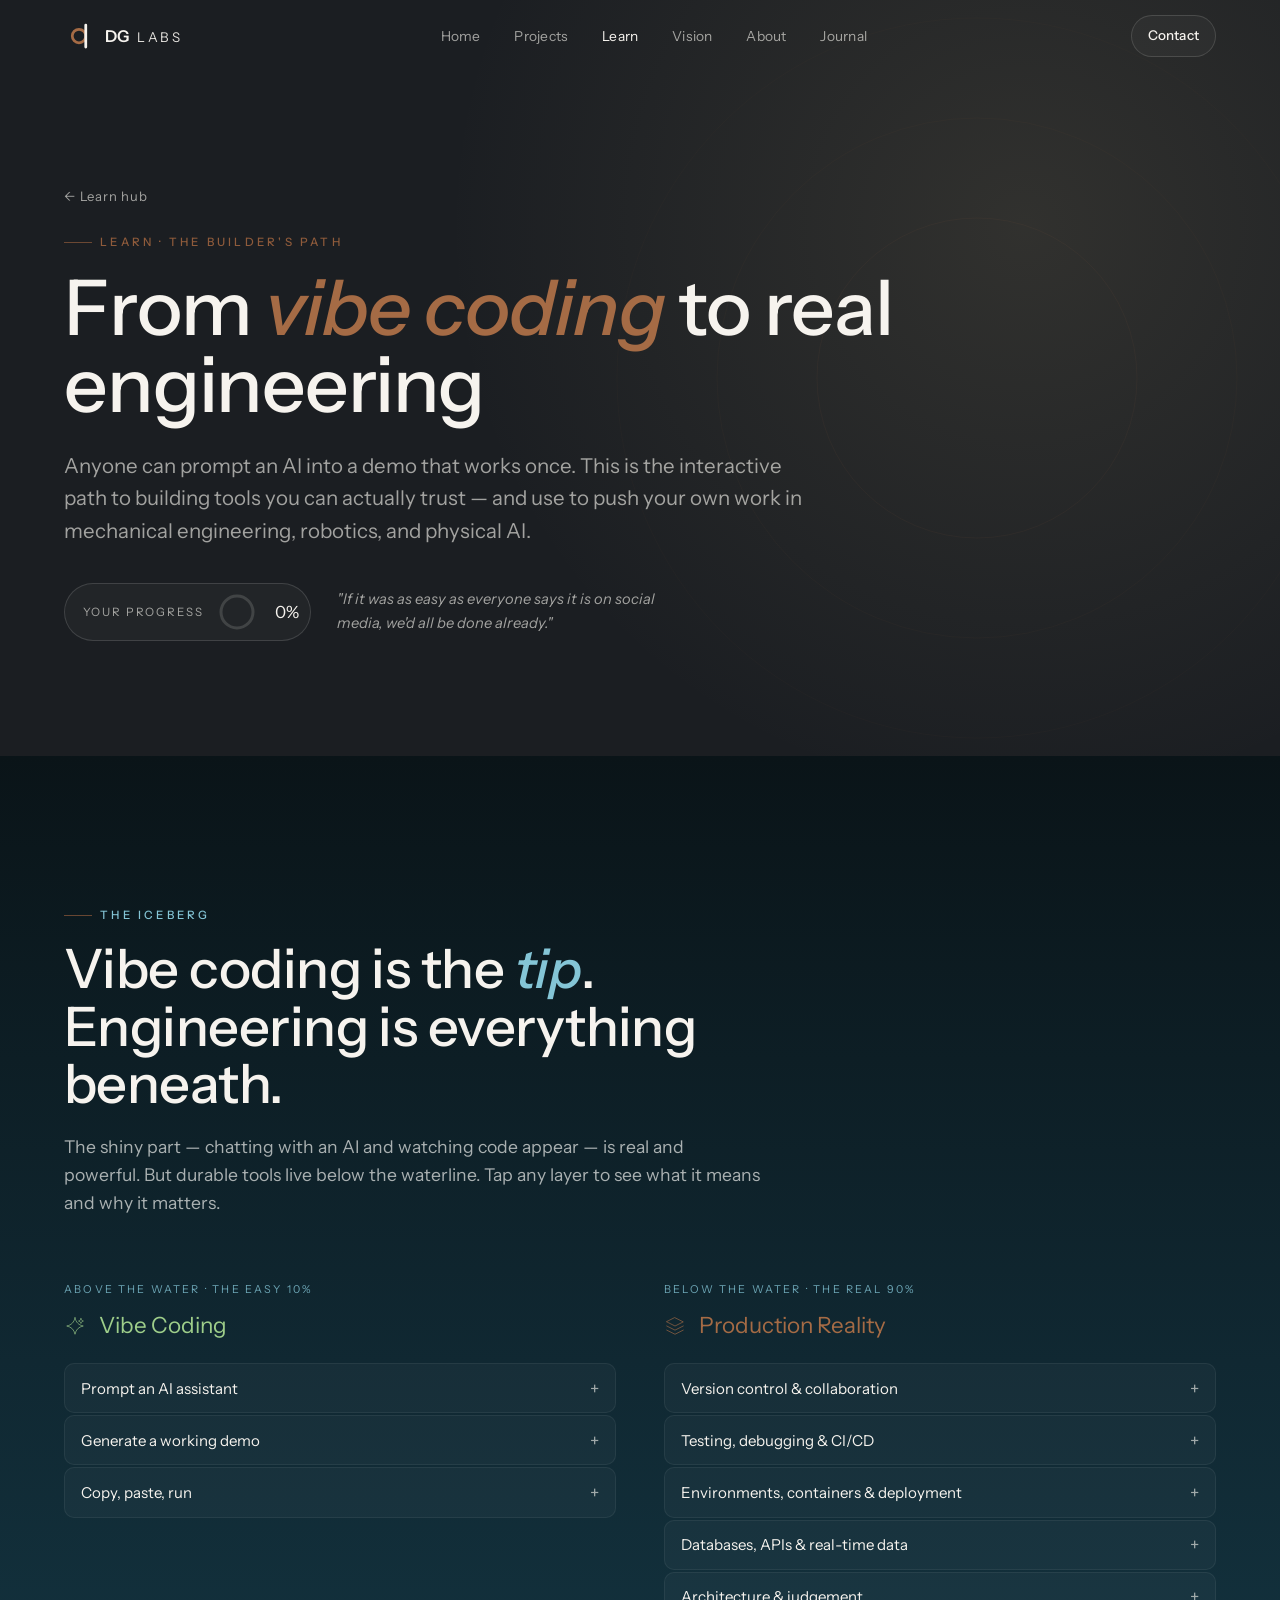
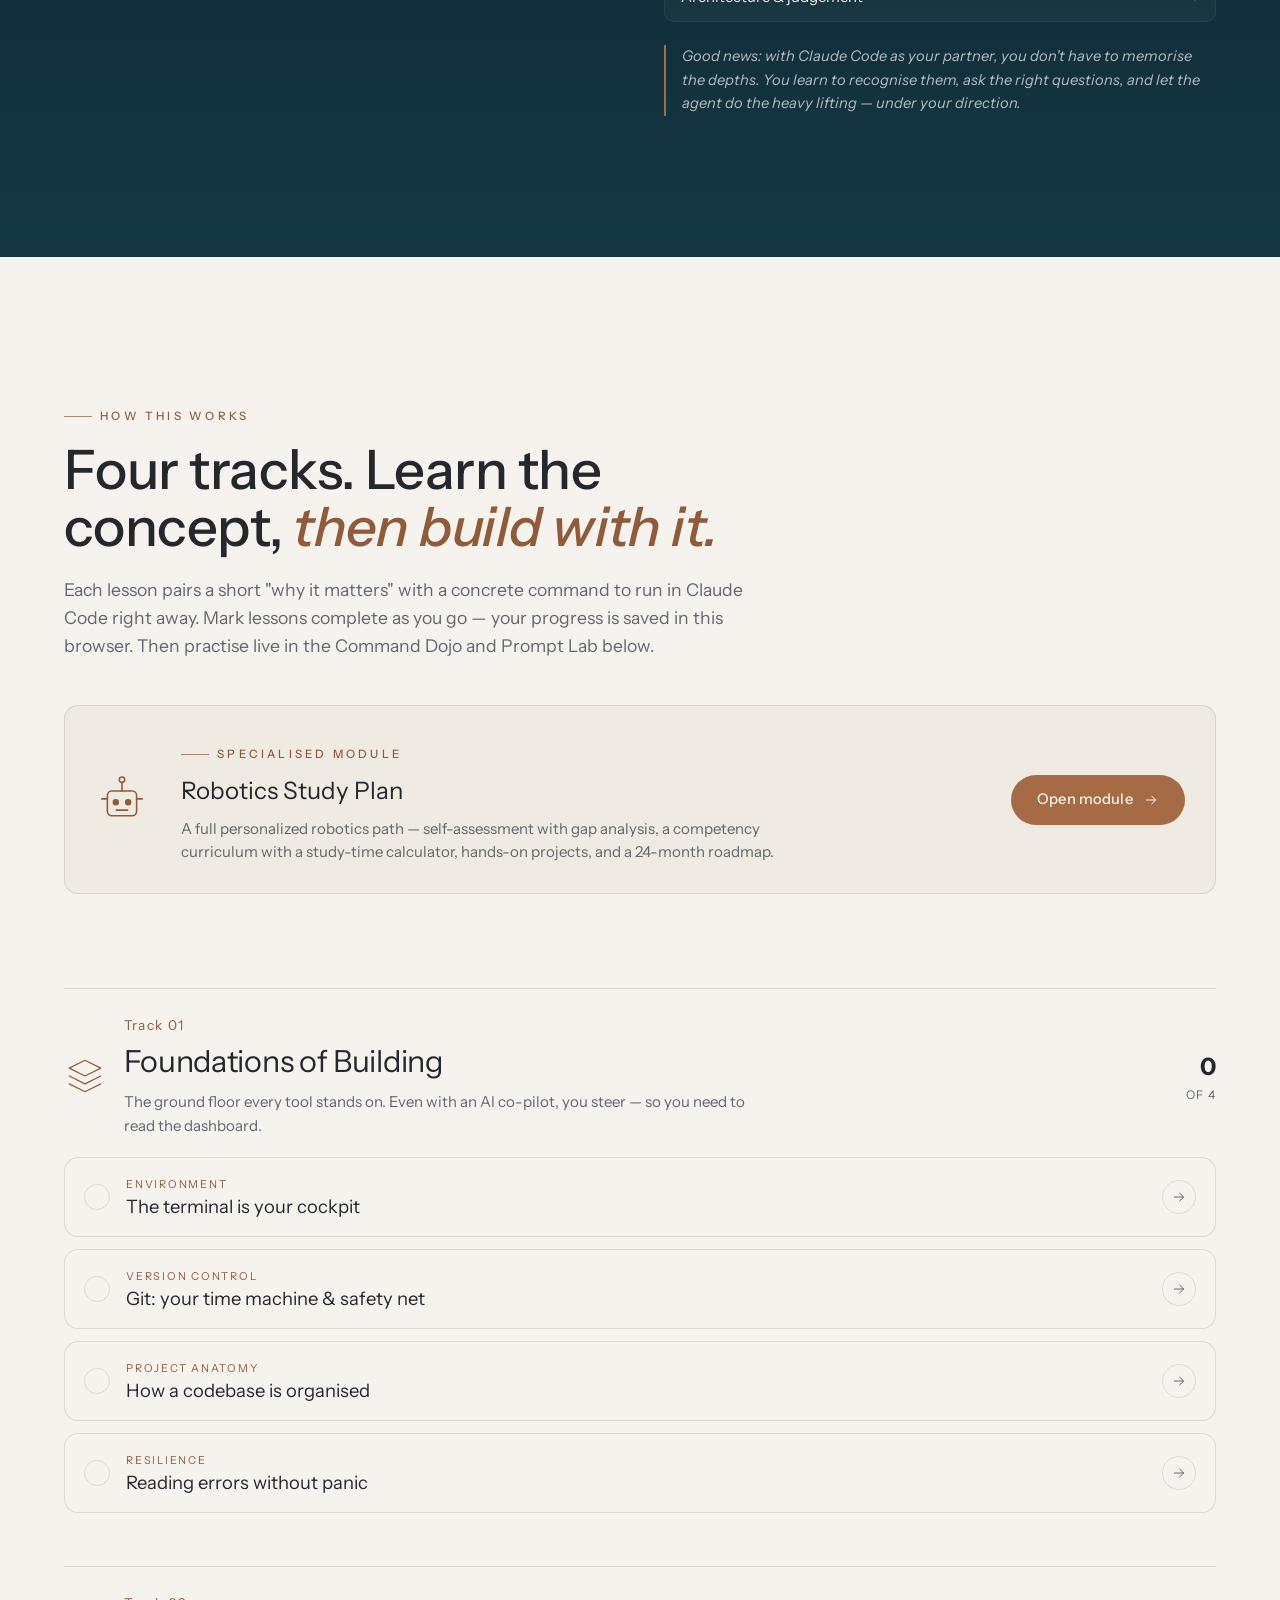
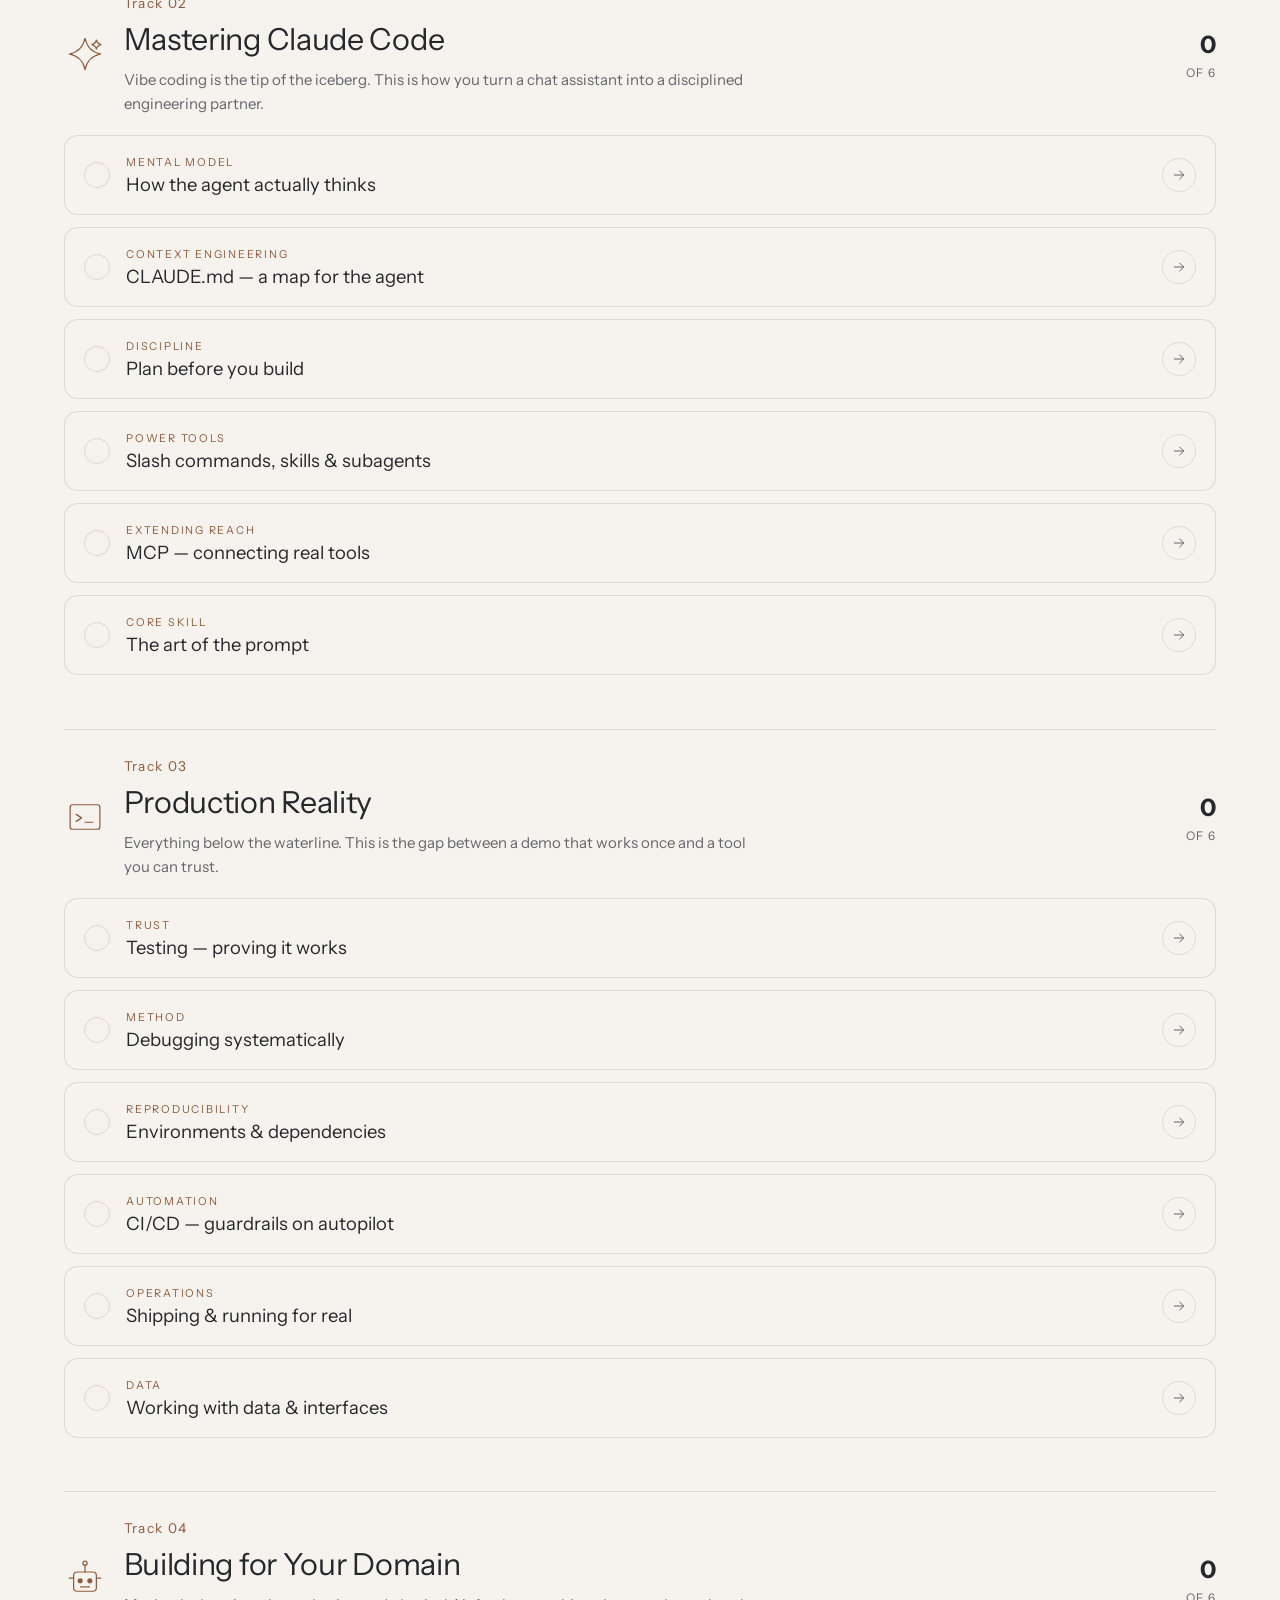
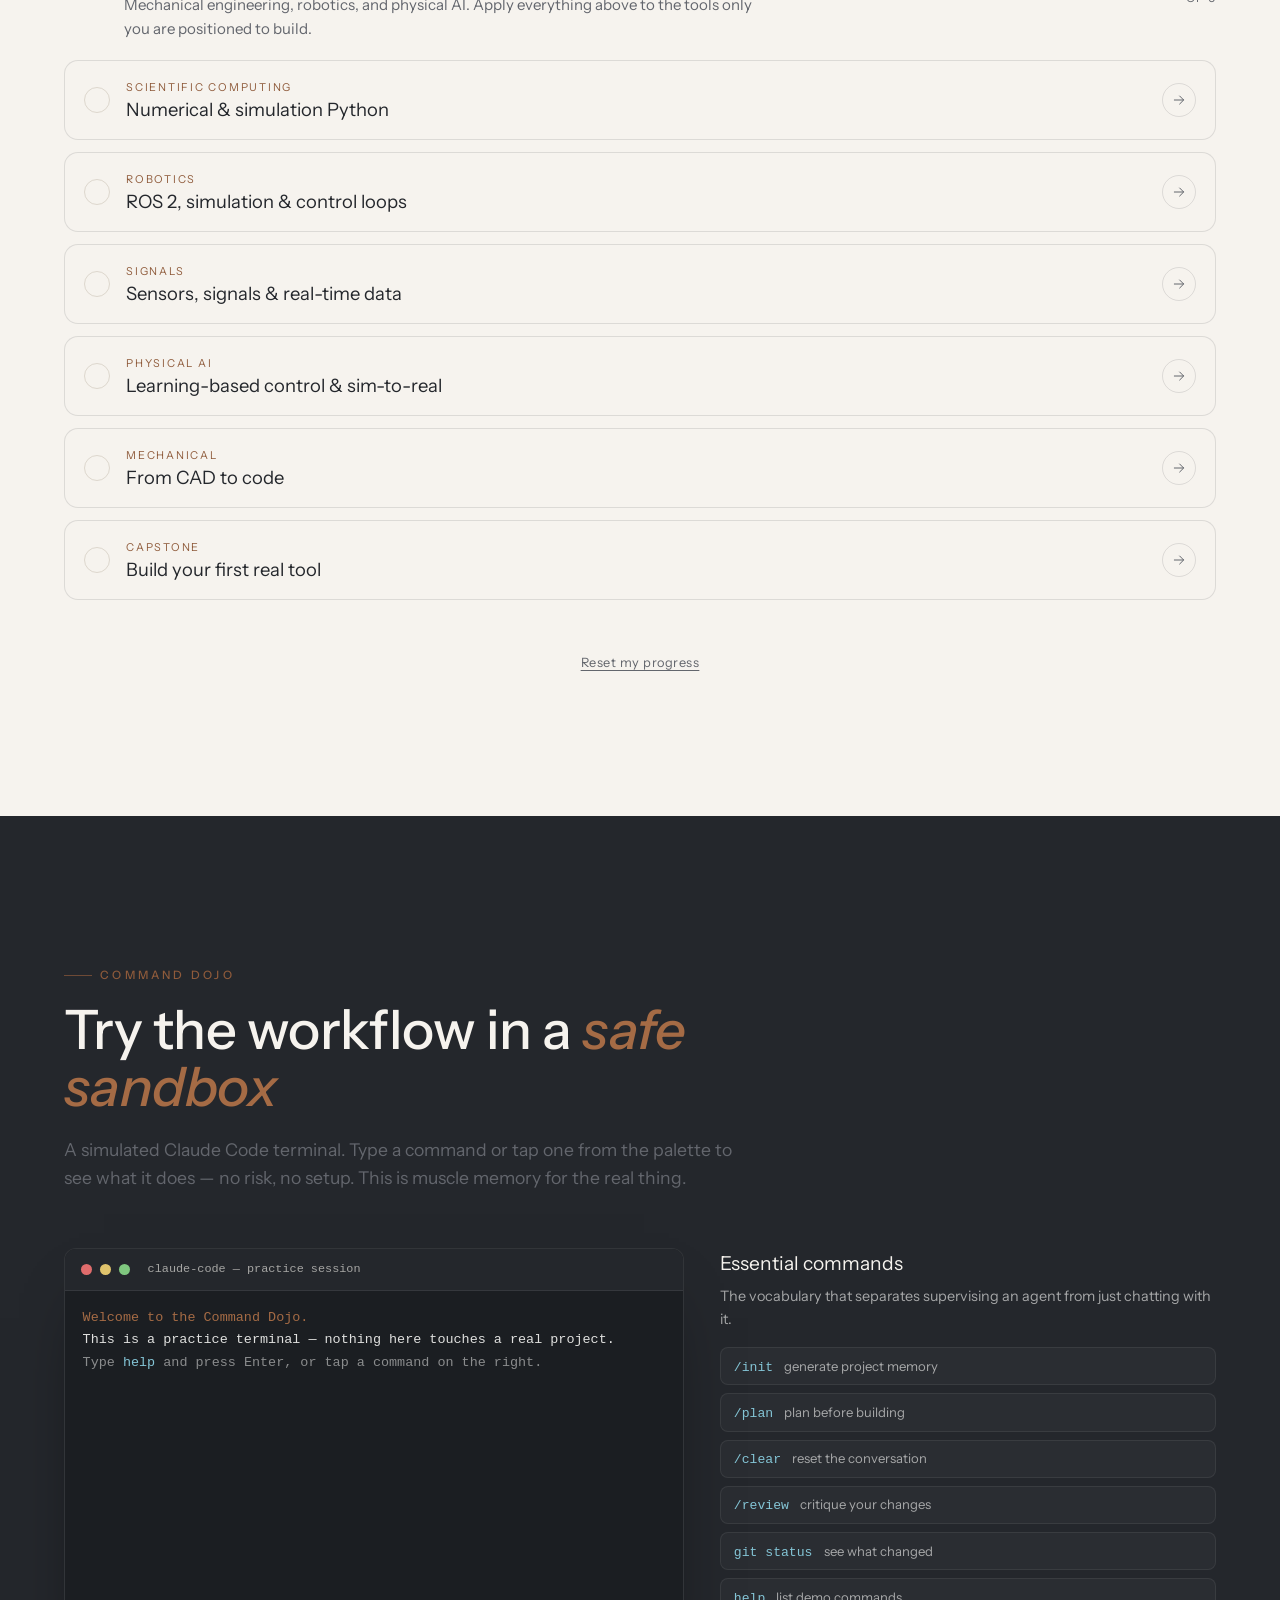
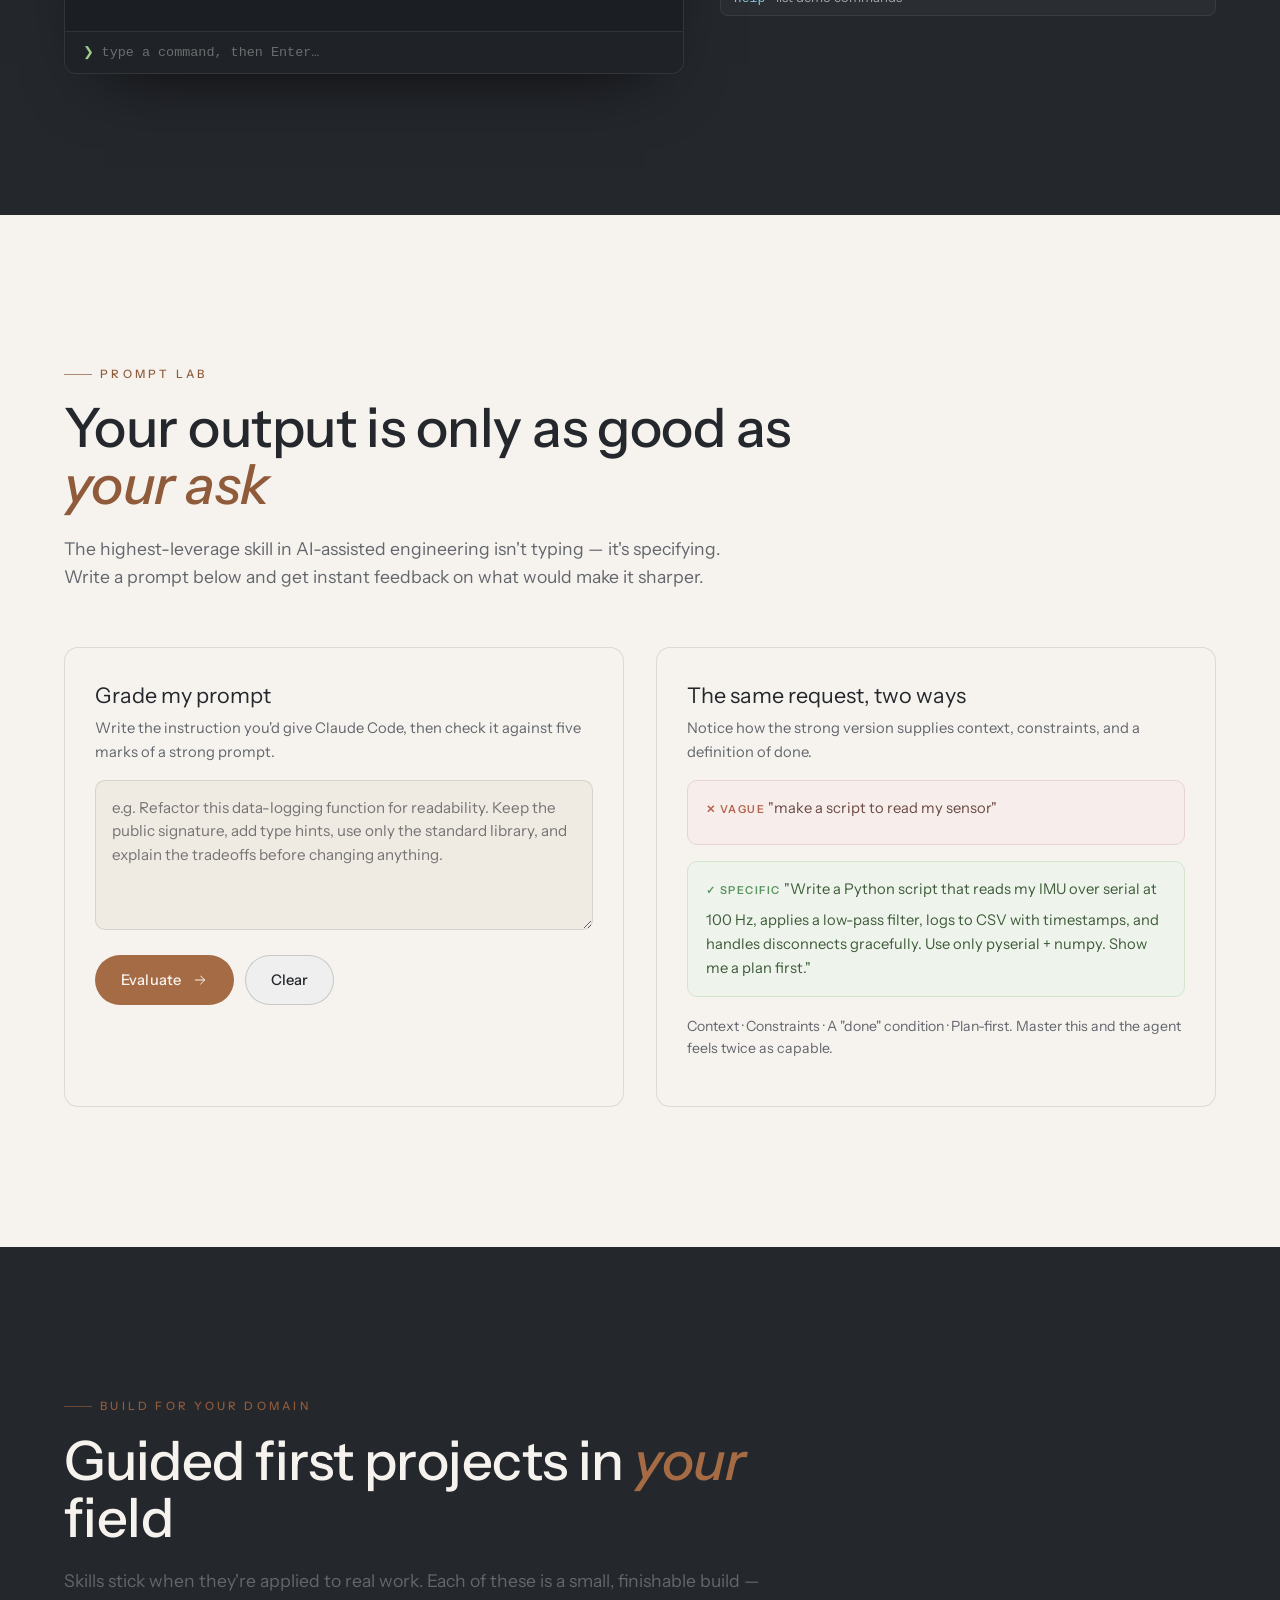
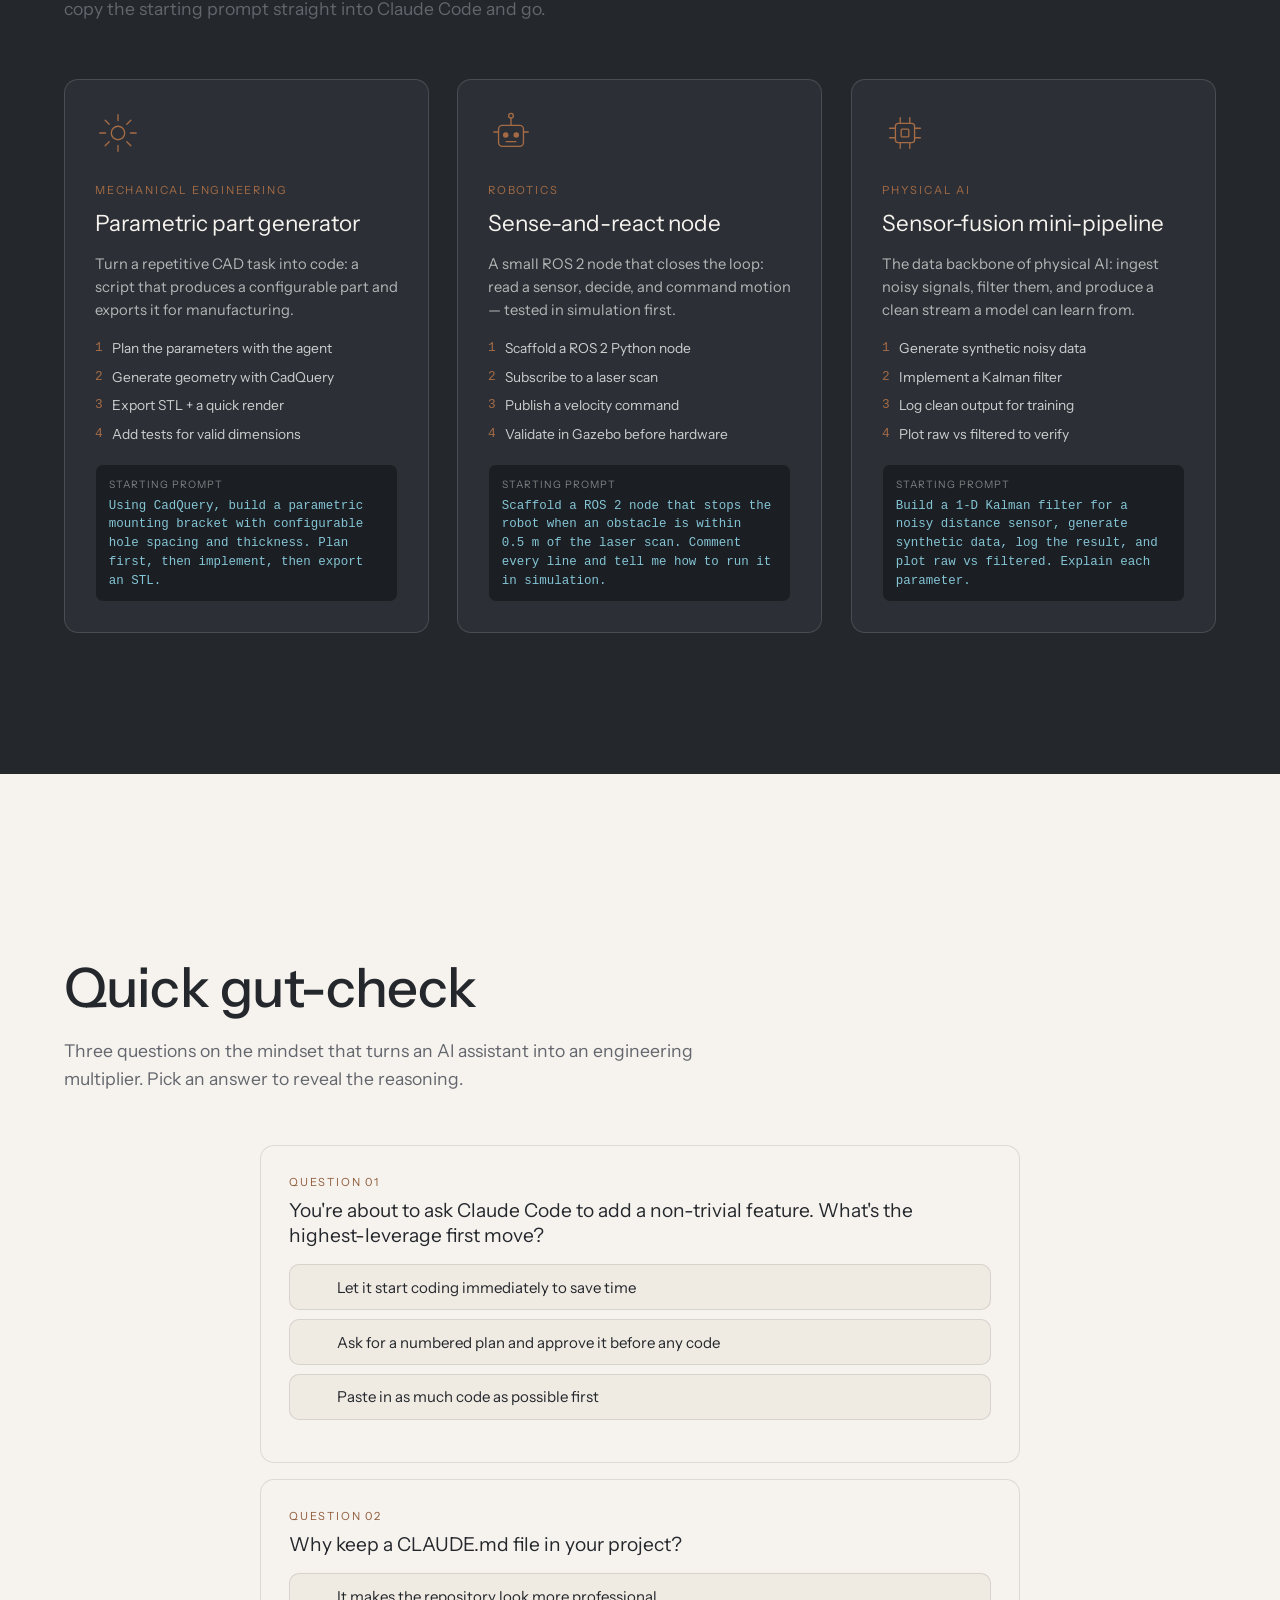
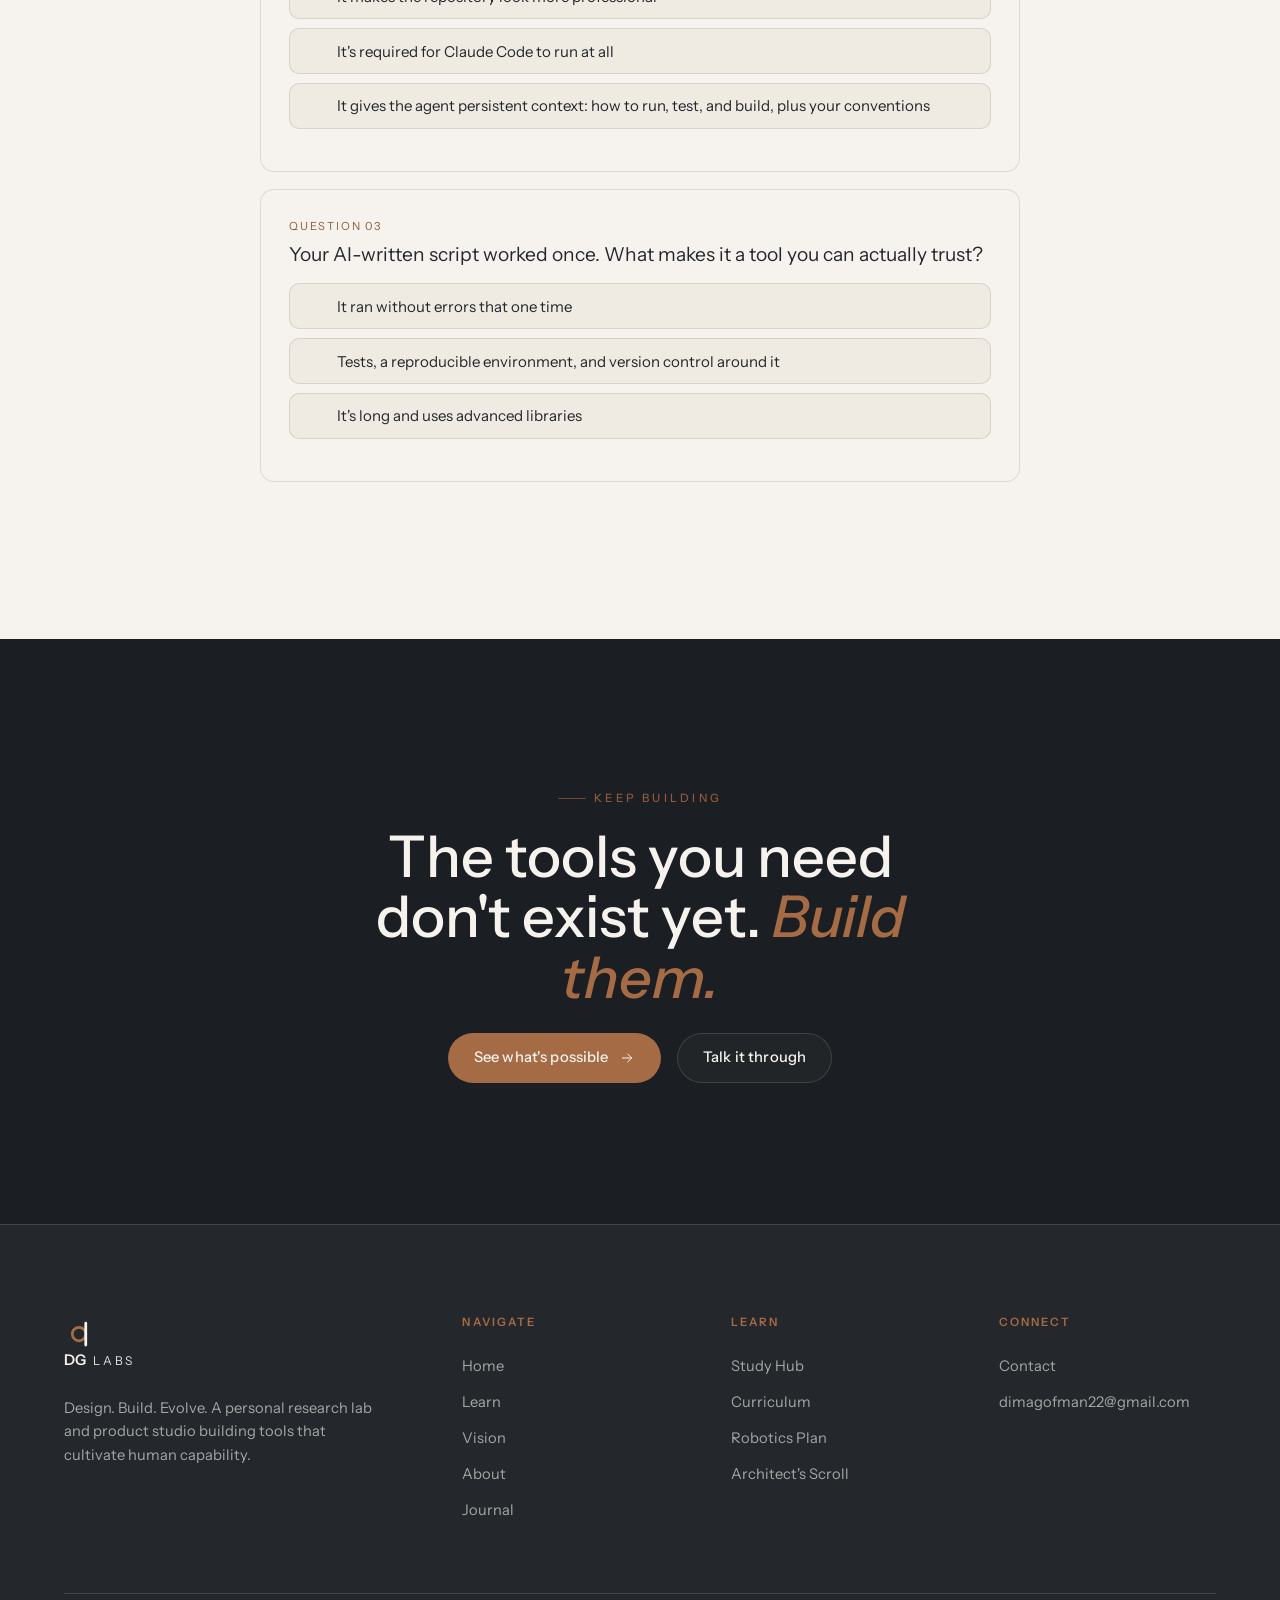
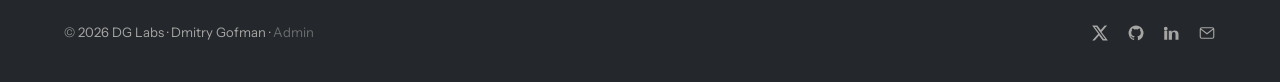
<file: builders-path.html>
<!DOCTYPE html>
<html lang="en">
<head>
<meta charset="UTF-8" />
<meta name="viewport" content="width=device-width, initial-scale=1" />
<title>The Builder's Path — Coding with Claude Code · DG Labs</title>
<meta name="description" content="An interactive path from vibe coding to real engineering — master Claude Code and the production skills to build your own tools for mechanical engineering, robotics, and physical AI." />
<meta name="theme-color" content="#1B1E22" />
<meta property="og:title" content="The Builder's Path — DG Labs" />
<meta property="og:description" content="From vibe coding to real engineering. Learn Claude Code and production skills to build tools for robotics and physical AI." />
<meta property="og:type" content="website" />
<link rel="preconnect" href="https://fonts.googleapis.com" />
<link rel="preconnect" href="https://fonts.gstatic.com" crossorigin />
<link href="https://fonts.googleapis.com/css2?family=Instrument+Sans:ital,wght@0,400..700;1,400..700&display=swap" rel="stylesheet" />
<link rel="stylesheet" href="assets/css/style.css" />
<link rel="stylesheet" href="assets/css/learn.css" />
<link rel="stylesheet" href="assets/css/robotics.css" />
<link rel="icon" href="data:image/svg+xml,%3Csvg xmlns='http://www.w3.org/2000/svg' viewBox='0 0 120 120'%3E%3Crect width='120' height='120' rx='27' fill='%231B1E22'/%3E%3Cg fill='none' stroke-linecap='round'%3E%3Ccircle cx='60' cy='60' r='27' stroke='%23A56B45' stroke-width='11'/%3E%3Cline x1='87' y1='16' x2='87' y2='104' stroke='%23F6F3EE' stroke-width='11'/%3E%3C/g%3E%3C/svg%3E" />
<link rel="manifest" href="manifest.webmanifest" />
<link rel="apple-touch-icon" href="assets/img/icon-180.png" />
</head>
<body>

<!-- NAV -->
<nav class="nav" aria-label="Primary">
  <div class="wrap nav-inner">
    <a class="brand" href="index.html" aria-label="DG Labs home">
      <svg class="mark" aria-hidden="true"><use href="assets/icons.svg#i-mark"/></svg>
      <span>DG<span class="wm-labs">LABS</span></span>
    </a>
    <ul class="nav-links">
      <li><a href="index.html">Home</a></li>
      <li><a href="projects.html">Projects</a></li>
      <li><a href="learn.html" class="active">Learn</a></li>
      <li><a href="vision.html">Vision</a></li>
      <li><a href="about.html">About</a></li>
      <li><a href="journal.html">Journal</a></li>
    </ul>
    <a href="contact.html" class="btn btn-ghost-light nav-cta">Contact</a>
    <button class="nav-toggle" aria-label="Open menu" aria-expanded="false" aria-controls="mobile-menu"><span></span><span></span></button>
  </div>
</nav>
<div class="mobile-menu" id="mobile-menu">
  <a href="index.html">Home</a><a href="projects.html">Projects</a><a href="learn.html">Learn</a><a href="vision.html">Vision</a>
  <a href="about.html">About</a><a href="journal.html">Journal</a><a href="contact.html">Contact</a>
  <p class="mm-foot">Design. Build. Evolve.</p>
</div>

<!-- HERO -->
<header class="page-hero">
  <div class="hero-glow" aria-hidden="true"></div>
  <svg class="hero-rings" viewBox="0 0 760 760" aria-hidden="true" fill="none" stroke="#A56B45" style="opacity:0.35">
    <circle cx="380" cy="380" r="360" opacity="0.10"/>
    <circle cx="380" cy="380" r="260" opacity="0.14"/>
    <circle cx="380" cy="380" r="160" opacity="0.20"/>
  </svg>
  <div class="wrap">
    <p style="margin-bottom:0.9rem"><a href="learn.html" style="color:var(--text-muted-light);font-size:0.82rem;letter-spacing:0.06em">← Learn hub</a></p>
    <span class="eyebrow">Learn · The Builder's Path</span>
    <h1>From <em>vibe coding</em> to real engineering</h1>
    <p class="lede">Anyone can prompt an AI into a demo that works once. This is the interactive path to building tools you can actually trust — and use to push your own work in mechanical engineering, robotics, and physical AI.</p>
    <div class="learn-hero-meta">
      <div class="progress-pill" title="Your progress is saved on this device">
        <span class="pp-label">Your progress</span>
        <svg class="progress-ring" viewBox="0 0 38 38" aria-hidden="true">
          <circle class="track" cx="19" cy="19" r="16" fill="none" stroke-width="3"/>
          <circle class="bar" cx="19" cy="19" r="16" fill="none" stroke-width="3" stroke-dasharray="100" stroke-dashoffset="100"/>
        </svg>
        <span class="pp-pct">0%</span>
      </div>
      <p class="hero-quote">"If it was as easy as everyone says it is on social media, we'd all be done already."</p>
    </div>
  </div>
</header>

<main class="light" data-nav-light>

<!-- THE ICEBERG -->
<section class="section ocean">
  <div class="wrap">
    <div class="section-head">
      <span class="eyebrow" style="color:var(--term-cyan)">The Iceberg</span>
      <h2>Vibe coding is the <em>tip</em>. Engineering is everything beneath.</h2>
      <p>The shiny part — chatting with an AI and watching code appear — is real and powerful. But durable tools live below the waterline. Tap any layer to see what it means and why it matters.</p>
    </div>

    <div class="iceberg">
      <div class="berg-col berg-tip">
        <div class="waterline">Above the water · the easy 10%</div>
        <h3><svg width="22" height="22" aria-hidden="true"><use href="assets/icons.svg#i-spark"/></svg> Vibe Coding</h3>
        <div class="berg-list">
          <button class="berg-item" aria-expanded="false">Prompt an AI assistant <span class="bi-plus">+</span></button>
          <div class="berg-detail">Describe what you want in plain language and watch code appear. This is the genuine superpower — it collapses the time from idea to first draft. Tools like <code>Claude Code</code> make it conversational.</div>
          <button class="berg-item" aria-expanded="false">Generate a working demo <span class="bi-plus">+</span></button>
          <div class="berg-detail">A script that runs once on your machine. Perfect for exploring an idea — but a demo is not yet a tool other people (or robots) can depend on.</div>
          <button class="berg-item" aria-expanded="false">Copy, paste, run <span class="bi-plus">+</span></button>
          <div class="berg-detail">Fast and satisfying. The trap is that you don't yet understand <em>why</em> it works — so when it breaks, you're stuck. This path closes that gap.</div>
        </div>
      </div>

      <div class="berg-col berg-deep">
        <div class="waterline">Below the water · the real 90%</div>
        <h3><svg width="22" height="22" aria-hidden="true"><use href="assets/icons.svg#i-foundations"/></svg> Production Reality</h3>
        <div class="berg-list">
          <button class="berg-item" aria-expanded="false">Version control &amp; collaboration <span class="bi-plus">+</span></button>
          <div class="berg-detail">Git, branches, pull requests. How you experiment safely, undo mistakes, and let an AI edit your files without fear. Covered in <code>Track 01</code>.</div>
          <button class="berg-item" aria-expanded="false">Testing, debugging &amp; CI/CD <span class="bi-plus">+</span></button>
          <div class="berg-detail">How you <em>prove</em> code works and keep it working — automatically, on every change. The difference between "ran once" and "reliable." See <code>Track 03</code>.</div>
          <button class="berg-item" aria-expanded="false">Environments, containers &amp; deployment <span class="bi-plus">+</span></button>
          <div class="berg-detail">Docker, dependencies, lockfiles, servers, edge devices. Making your tool run the same way everywhere — including on real hardware.</div>
          <button class="berg-item" aria-expanded="false">Databases, APIs &amp; real-time data <span class="bi-plus">+</span></button>
          <div class="berg-detail">Storing sensor streams, talking to other systems, validating inputs you don't control. Most engineering is, quietly, data handling.</div>
          <button class="berg-item" aria-expanded="false">Architecture &amp; judgement <span class="bi-plus">+</span></button>
          <div class="berg-detail">Knowing <em>what</em> to build and which tradeoffs to make. The agent accelerates the typing; this path builds the judgement that directs it.</div>
        </div>
        <p class="berg-note">Good news: with Claude Code as your partner, you don't have to memorise the depths. You learn to recognise them, ask the right questions, and let the agent do the heavy lifting — under your direction.</p>
      </div>
    </div>
  </div>
</section>

<!-- HOW TO USE -->
<section class="section" style="padding-bottom:clamp(30px,5vw,50px)">
  <div class="wrap">
    <div class="section-head">
      <span class="eyebrow reveal">How this works</span>
      <h2 class="reveal d1">Four tracks. Learn the concept, <em>then build with it.</em></h2>
      <p class="reveal d2">Each lesson pairs a short "why it matters" with a concrete command to run in Claude Code right away. Mark lessons complete as you go — your progress is saved in this browser. Then practise live in the Command Dojo and Prompt Lab below.</p>
    </div>

    <a class="module-banner reveal" href="robotics.html" style="text-decoration:none">
      <svg class="mb-icon" aria-hidden="true"><use href="assets/icons.svg#i-robot"/></svg>
      <div class="mb-text">
        <span class="eyebrow">Specialised module</span>
        <h3>Robotics Study Plan</h3>
        <p>A full personalized robotics path — self-assessment with gap analysis, a competency curriculum with a study-time calculator, hands-on projects, and a 24-month roadmap.</p>
      </div>
      <span class="btn btn-gold" style="flex:none">Open module <svg aria-hidden="true"><use href="assets/icons.svg#i-arrow"/></svg></span>
    </a>
  </div>
</section>

<!-- CURRICULUM (rendered by learn.js) -->
<section class="section" id="curriculum-section" style="padding-top:0">
  <div class="wrap">
    <div id="curriculum"></div>
    <div class="reset-row">
      <button class="reset-btn" id="reset-progress">Reset my progress</button>
    </div>
  </div>
</section>

<!-- COMMAND DOJO -->
<section class="section philosophy">
  <div class="wrap">
    <div class="section-head">
      <span class="eyebrow reveal">Command Dojo</span>
      <h2 class="reveal d1">Try the workflow in a <em>safe sandbox</em></h2>
      <p class="reveal d2">A simulated Claude Code terminal. Type a command or tap one from the palette to see what it does — no risk, no setup. This is muscle memory for the real thing.</p>
    </div>

    <div class="dojo">
      <div class="terminal reveal">
        <div class="term-bar">
          <span class="term-dot r"></span><span class="term-dot y"></span><span class="term-dot g"></span>
          <span class="term-title">claude-code — practice session</span>
        </div>
        <div class="term-screen" id="term-screen">
          <div class="term-line gold">Welcome to the Command Dojo.</div>
          <div class="term-line">This is a practice terminal — nothing here touches a real project.</div>
          <div class="term-line muted">Type <span style="color:var(--term-cyan)">help</span> and press Enter, or tap a command on the right.</div>
          <div class="term-line">&nbsp;</div>
        </div>
        <div class="term-input-row">
          <span class="prompt">❯</span>
          <input class="term-input" id="term-input" type="text" autocomplete="off" spellcheck="false" placeholder="type a command, then Enter…" aria-label="Terminal input" />
        </div>
      </div>

      <div class="cmd-palette reveal d1">
        <h3>Essential commands</h3>
        <p>The vocabulary that separates supervising an agent from just chatting with it.</p>
        <button class="cmd-chip" data-cmd="/init"><span class="ck">/init</span><span class="cd">generate project memory</span></button>
        <button class="cmd-chip" data-cmd="/plan"><span class="ck">/plan</span><span class="cd">plan before building</span></button>
        <button class="cmd-chip" data-cmd="/clear"><span class="ck">/clear</span><span class="cd">reset the conversation</span></button>
        <button class="cmd-chip" data-cmd="/review"><span class="ck">/review</span><span class="cd">critique your changes</span></button>
        <button class="cmd-chip" data-cmd="git status"><span class="ck">git status</span><span class="cd">see what changed</span></button>
        <button class="cmd-chip" data-cmd="help"><span class="ck">help</span><span class="cd">list demo commands</span></button>
      </div>
    </div>
  </div>
</section>

<!-- PROMPT LAB -->
<section class="section">
  <div class="wrap">
    <div class="section-head">
      <span class="eyebrow reveal">Prompt Lab</span>
      <h2 class="reveal d1">Your output is only as good as <em>your ask</em></h2>
      <p class="reveal d2">The highest-leverage skill in AI-assisted engineering isn't typing — it's specifying. Write a prompt below and get instant feedback on what would make it sharper.</p>
    </div>

    <div class="promptlab">
      <div class="pl-panel reveal">
        <h3>Grade my prompt</h3>
        <p>Write the instruction you'd give Claude Code, then check it against five marks of a strong prompt.</p>
        <textarea class="pl-text" id="pl-input" placeholder="e.g. Refactor this data-logging function for readability. Keep the public signature, add type hints, use only the standard library, and explain the tradeoffs before changing anything."></textarea>
        <div class="pl-actions">
          <button class="btn btn-gold" id="pl-grade">Evaluate <svg aria-hidden="true"><use href="assets/icons.svg#i-arrow"/></svg></button>
          <button class="btn btn-ghost-dark" id="pl-clear">Clear</button>
        </div>
        <div class="pl-score" id="pl-result" aria-live="polite"></div>
      </div>

      <div class="pl-panel reveal d1">
        <h3>The same request, two ways</h3>
        <p>Notice how the strong version supplies context, constraints, and a definition of done.</p>
        <div class="pl-compare">
          <div class="pl-example bad">
            <span class="tag">✕ Vague</span>
            "make a script to read my sensor"
          </div>
          <div class="pl-example good">
            <span class="tag">✓ Specific</span>
            "Write a Python script that reads my IMU over serial at 100&nbsp;Hz, applies a low-pass filter, logs to CSV with timestamps, and handles disconnects gracefully. Use only pyserial + numpy. Show me a plan first."
          </div>
        </div>
        <p style="margin-top:1.1rem;font-size:0.88rem;color:var(--text-muted)">Context · Constraints · A "done" condition · Plan-first. Master this and the agent feels twice as capable.</p>
      </div>
    </div>
  </div>
</section>

<!-- DOMAIN BUILDS -->
<section class="section philosophy">
  <div class="wrap">
    <div class="section-head">
      <span class="eyebrow reveal">Build for your domain</span>
      <h2 class="reveal d1">Guided first projects in <em>your</em> field</h2>
      <p class="reveal d2">Skills stick when they're applied to real work. Each of these is a small, finishable build — copy the starting prompt straight into Claude Code and go.</p>
    </div>

    <div class="builds-grid">
      <article class="build-card reveal">
        <svg class="bc-icon" aria-hidden="true"><use href="assets/icons.svg#i-gear"/></svg>
        <div class="bc-cat">Mechanical Engineering</div>
        <h3>Parametric part generator</h3>
        <p>Turn a repetitive CAD task into code: a script that produces a configurable part and exports it for manufacturing.</p>
        <ul class="build-steps">
          <li><span class="sn">1</span><span>Plan the parameters with the agent</span></li>
          <li><span class="sn">2</span><span>Generate geometry with CadQuery</span></li>
          <li><span class="sn">3</span><span>Export STL + a quick render</span></li>
          <li><span class="sn">4</span><span>Add tests for valid dimensions</span></li>
        </ul>
        <div class="build-prompt"><span class="lbl">Starting prompt</span>Using CadQuery, build a parametric mounting bracket with configurable hole spacing and thickness. Plan first, then implement, then export an STL.</div>
      </article>

      <article class="build-card reveal d1">
        <svg class="bc-icon" aria-hidden="true"><use href="assets/icons.svg#i-robot"/></svg>
        <div class="bc-cat">Robotics</div>
        <h3>Sense-and-react node</h3>
        <p>A small ROS 2 node that closes the loop: read a sensor, decide, and command motion — tested in simulation first.</p>
        <ul class="build-steps">
          <li><span class="sn">1</span><span>Scaffold a ROS 2 Python node</span></li>
          <li><span class="sn">2</span><span>Subscribe to a laser scan</span></li>
          <li><span class="sn">3</span><span>Publish a velocity command</span></li>
          <li><span class="sn">4</span><span>Validate in Gazebo before hardware</span></li>
        </ul>
        <div class="build-prompt"><span class="lbl">Starting prompt</span>Scaffold a ROS 2 node that stops the robot when an obstacle is within 0.5&nbsp;m of the laser scan. Comment every line and tell me how to run it in simulation.</div>
      </article>

      <article class="build-card reveal d2">
        <svg class="bc-icon" aria-hidden="true"><use href="assets/icons.svg#i-chip"/></svg>
        <div class="bc-cat">Physical AI</div>
        <h3>Sensor-fusion mini-pipeline</h3>
        <p>The data backbone of physical AI: ingest noisy signals, filter them, and produce a clean stream a model can learn from.</p>
        <ul class="build-steps">
          <li><span class="sn">1</span><span>Generate synthetic noisy data</span></li>
          <li><span class="sn">2</span><span>Implement a Kalman filter</span></li>
          <li><span class="sn">3</span><span>Log clean output for training</span></li>
          <li><span class="sn">4</span><span>Plot raw vs filtered to verify</span></li>
        </ul>
        <div class="build-prompt"><span class="lbl">Starting prompt</span>Build a 1-D Kalman filter for a noisy distance sensor, generate synthetic data, log the result, and plot raw vs filtered. Explain each parameter.</div>
      </article>
    </div>
  </div>
</section>

<!-- KNOWLEDGE CHECK -->
<section class="section">
  <div class="wrap">
    <div class="section-head">
      <span class="eyebrow reveal">Knowledge check</span>
      <h2 class="reveal d1">Quick gut-check</h2>
      <p class="reveal d2">Three questions on the mindset that turns an AI assistant into an engineering multiplier. Pick an answer to reveal the reasoning.</p>
    </div>

    <div class="quiz">
      <div class="quiz-q reveal">
        <div class="qn">Question 01</div>
        <h4>You're about to ask Claude Code to add a non-trivial feature. What's the highest-leverage first move?</h4>
        <div class="quiz-opts">
          <button class="quiz-opt"><span class="qmark"><svg aria-hidden="true"><use href="assets/icons.svg#i-check"/></svg></span>Let it start coding immediately to save time</button>
          <button class="quiz-opt" data-correct="1"><span class="qmark"><svg aria-hidden="true"><use href="assets/icons.svg#i-check"/></svg></span>Ask for a numbered plan and approve it before any code</button>
          <button class="quiz-opt"><span class="qmark"><svg aria-hidden="true"><use href="assets/icons.svg#i-check"/></svg></span>Paste in as much code as possible first</button>
        </div>
        <div class="quiz-explain">Planning before building is the core discipline that separates engineering from vibe coding. Agreeing on the approach while changes are still cheap prevents wasted work and surfaces risks early.</div>
      </div>

      <div class="quiz-q reveal d1">
        <div class="qn">Question 02</div>
        <h4>Why keep a CLAUDE.md file in your project?</h4>
        <div class="quiz-opts">
          <button class="quiz-opt"><span class="qmark"><svg aria-hidden="true"><use href="assets/icons.svg#i-check"/></svg></span>It makes the repository look more professional</button>
          <button class="quiz-opt"><span class="qmark"><svg aria-hidden="true"><use href="assets/icons.svg#i-check"/></svg></span>It's required for Claude Code to run at all</button>
          <button class="quiz-opt" data-correct="1"><span class="qmark"><svg aria-hidden="true"><use href="assets/icons.svg#i-check"/></svg></span>It gives the agent persistent context: how to run, test, and build, plus your conventions</button>
        </div>
        <div class="quiz-explain">CLAUDE.md is durable memory. It means you don't re-explain your project every session, and the agent makes choices that match your conventions. Generate a first draft with /init.</div>
      </div>

      <div class="quiz-q reveal d2">
        <div class="qn">Question 03</div>
        <h4>Your AI-written script worked once. What makes it a tool you can actually trust?</h4>
        <div class="quiz-opts">
          <button class="quiz-opt"><span class="qmark"><svg aria-hidden="true"><use href="assets/icons.svg#i-check"/></svg></span>It ran without errors that one time</button>
          <button class="quiz-opt" data-correct="1"><span class="qmark"><svg aria-hidden="true"><use href="assets/icons.svg#i-check"/></svg></span>Tests, a reproducible environment, and version control around it</button>
          <button class="quiz-opt"><span class="qmark"><svg aria-hidden="true"><use href="assets/icons.svg#i-check"/></svg></span>It's long and uses advanced libraries</button>
        </div>
        <div class="quiz-explain">"Ran once" is the tip of the iceberg. Tests prove it keeps working, a declared environment makes it run anywhere, and version control lets you change it safely — that's the production reality below the waterline.</div>
      </div>
    </div>
  </div>
</section>

<!-- CTA -->
<section class="section cta-strip">
  <div class="wrap">
    <span class="eyebrow reveal" style="justify-content:center">Keep building</span>
    <h2 class="reveal d1">The tools you need don't exist yet. <em>Build them.</em></h2>
    <div class="actions reveal d2">
      <a href="projects.html" class="btn btn-gold">See what's possible <svg aria-hidden="true"><use href="assets/icons.svg#i-arrow"/></svg></a>
      <a href="contact.html" class="btn btn-ghost-light">Talk it through</a>
    </div>
  </div>
</section>

<!-- FOOTER -->
<footer class="footer">
  <div class="wrap">
    <div class="footer-top">
      <div class="footer-col footer-brand-col">
        <a class="brand" href="index.html"><svg class="mark" aria-hidden="true"><use href="assets/icons.svg#i-mark"/></svg><span>DG<span class="wm-labs">LABS</span></span></a>
        <p class="footer-blurb">Design. Build. Evolve. A personal research lab and product studio building tools that cultivate human capability.</p>
      </div>
      <div class="footer-col"><h4>Navigate</h4><a href="index.html">Home</a><a href="learn.html">Learn</a><a href="vision.html">Vision</a><a href="about.html">About</a><a href="journal.html">Journal</a></div>
      <div class="footer-col"><h4>Learn</h4><a href="learn.html">Study Hub</a><a href="builders-path.html#curriculum-section">Curriculum</a><a href="robotics.html">Robotics Plan</a><a href="architecture.html">Architect's Scroll</a></div>
      <div class="footer-col"><h4>Connect</h4><a href="contact.html">Contact</a><a href="mailto:dimagofman22@gmail.com">dimagofman22@gmail.com</a></div>
    </div>
    <div class="footer-bottom">
      <span>© <span id="year">2026</span> DG Labs · Dmitry Gofman · <a href="admin.html" style="opacity:0.55">Admin</a></span>
      <div class="socials">
        <a href="#" aria-label="X / Twitter"><svg aria-hidden="true"><use href="assets/icons.svg#i-x"/></svg></a>
        <a href="#" aria-label="GitHub"><svg aria-hidden="true"><use href="assets/icons.svg#i-github"/></svg></a>
        <a href="#" aria-label="LinkedIn"><svg aria-hidden="true"><use href="assets/icons.svg#i-linkedin"/></svg></a>
        <a href="mailto:dimagofman22@gmail.com" aria-label="Email"><svg aria-hidden="true"><use href="assets/icons.svg#i-mail"/></svg></a>
      </div>
    </div>
  </div>
</footer>

<script src="assets/js/main.js" defer></script>
<script src="assets/js/learn.js" defer></script>
</body>
</html>
</file>
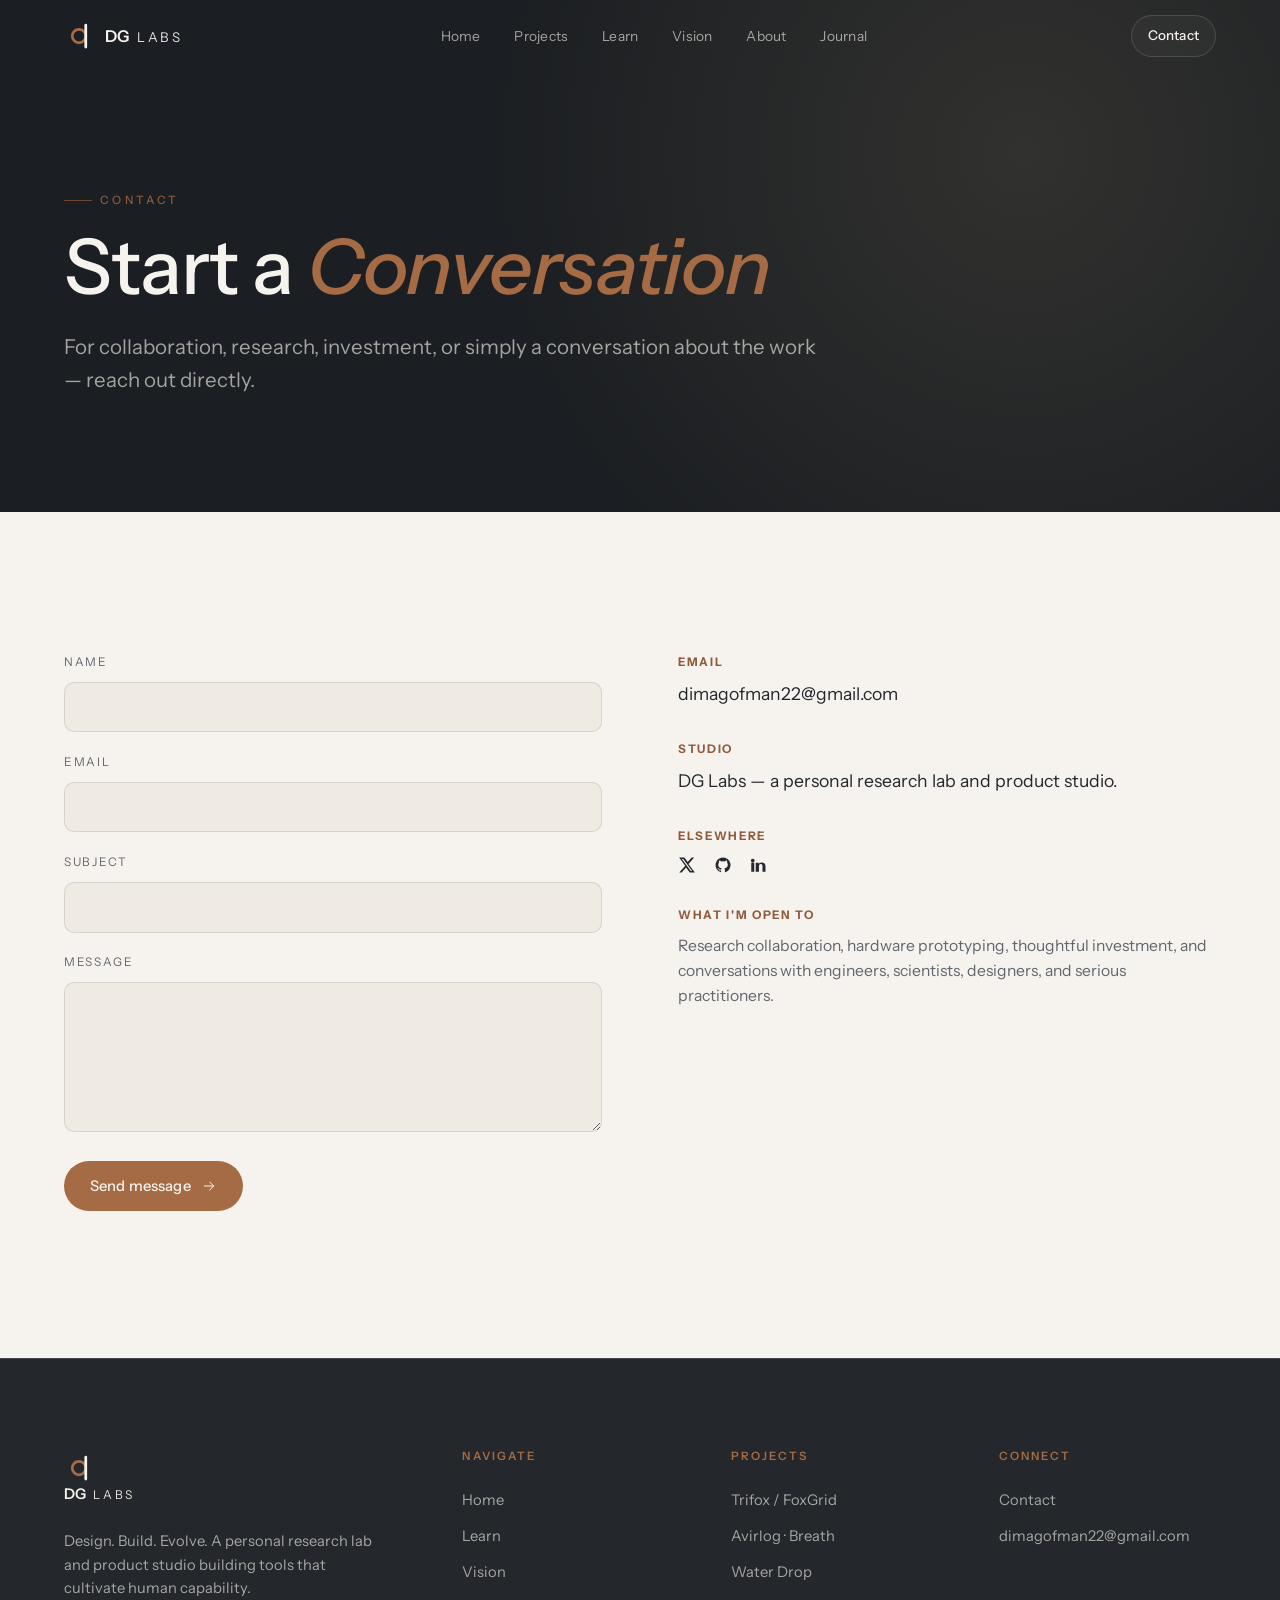
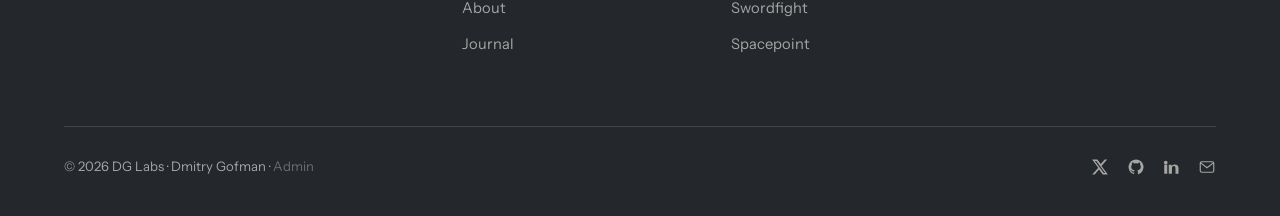
<file: contact.html>
<!DOCTYPE html>
<html lang="en">
<head>
<meta charset="UTF-8" />
<meta name="viewport" content="width=device-width, initial-scale=1" />
<title>Contact — DG Labs</title>
<meta name="description" content="Get in touch with DG Labs — collaboration, research, and conversation about technology for human evolution." />
<meta name="theme-color" content="#1B1E22" />
<link rel="preconnect" href="https://fonts.googleapis.com" />
<link rel="preconnect" href="https://fonts.gstatic.com" crossorigin />
<link href="https://fonts.googleapis.com/css2?family=Instrument+Sans:ital,wght@0,400..700;1,400..700&display=swap" rel="stylesheet" />
<link rel="stylesheet" href="assets/css/style.css" />
<link rel="icon" href="data:image/svg+xml,%3Csvg xmlns='http://www.w3.org/2000/svg' viewBox='0 0 120 120'%3E%3Crect width='120' height='120' rx='27' fill='%231B1E22'/%3E%3Cg fill='none' stroke-linecap='round'%3E%3Ccircle cx='60' cy='60' r='27' stroke='%23A56B45' stroke-width='11'/%3E%3Cline x1='87' y1='16' x2='87' y2='104' stroke='%23F6F3EE' stroke-width='11'/%3E%3C/g%3E%3C/svg%3E" />
<link rel="manifest" href="manifest.webmanifest" />
<link rel="apple-touch-icon" href="assets/img/icon-180.png" />
</head>
<body>

<nav class="nav" aria-label="Primary">
  <div class="wrap nav-inner">
    <a class="brand" href="index.html" aria-label="DG Labs home"><svg class="mark" aria-hidden="true"><use href="assets/icons.svg#i-mark"/></svg><span>DG<span class="wm-labs">LABS</span></span></a>
    <ul class="nav-links">
      <li><a href="index.html">Home</a></li>
      <li><a href="projects.html">Projects</a></li>
      <li><a href="learn.html">Learn</a></li>
      <li><a href="vision.html">Vision</a></li>
      <li><a href="about.html">About</a></li>
      <li><a href="journal.html">Journal</a></li>
    </ul>
    <a href="contact.html" class="btn btn-ghost-light nav-cta active">Contact</a>
    <button class="nav-toggle" aria-label="Open menu" aria-expanded="false" aria-controls="mobile-menu"><span></span><span></span></button>
  </div>
</nav>
<div class="mobile-menu" id="mobile-menu">
  <a href="index.html">Home</a><a href="projects.html">Projects</a><a href="learn.html">Learn</a><a href="vision.html">Vision</a>
  <a href="about.html">About</a><a href="journal.html">Journal</a><a href="contact.html">Contact</a>
  <p class="mm-foot">Design. Build. Evolve.</p>
</div>

<header class="page-hero">
  <div class="hero-glow" aria-hidden="true"></div>
  <div class="wrap">
    <span class="eyebrow">Contact</span>
    <h1>Start a <em>Conversation</em></h1>
    <p class="lede">For collaboration, research, investment, or simply a conversation about the work — reach out directly.</p>
  </div>
</header>

<main class="light" data-nav-light>
<section class="section">
  <div class="wrap contact-grid">
    <form id="contact-form" class="reveal" novalidate>
      <div class="field">
        <label for="name">Name</label>
        <input type="text" id="name" name="name" autocomplete="name" required />
      </div>
      <div class="field">
        <label for="email">Email</label>
        <input type="email" id="email" name="email" autocomplete="email" required />
      </div>
      <div class="field">
        <label for="subject">Subject</label>
        <input type="text" id="subject" name="subject" />
      </div>
      <div class="field">
        <label for="message">Message</label>
        <textarea id="message" name="message" required></textarea>
      </div>
      <button type="submit" class="btn btn-gold">Send message <svg aria-hidden="true"><use href="assets/icons.svg#i-arrow"/></svg></button>
      <p id="form-status" class="form-note" role="status" aria-live="polite"></p>
    </form>

    <aside class="contact-aside reveal d1">
      <div class="ci">
        <h4>Email</h4>
        <a href="mailto:dimagofman22@gmail.com">dimagofman22@gmail.com</a>
      </div>
      <div class="ci">
        <h4>Studio</h4>
        <p>DG Labs — a personal research lab and product studio.</p>
      </div>
      <div class="ci">
        <h4>Elsewhere</h4>
        <div class="socials" style="margin-top:0.6rem;color:var(--text-dark)">
          <a href="#" aria-label="X / Twitter"><svg aria-hidden="true"><use href="assets/icons.svg#i-x"/></svg></a>
          <a href="#" aria-label="GitHub"><svg aria-hidden="true"><use href="assets/icons.svg#i-github"/></svg></a>
          <a href="#" aria-label="LinkedIn"><svg aria-hidden="true"><use href="assets/icons.svg#i-linkedin"/></svg></a>
        </div>
      </div>
      <div class="ci">
        <h4>What I'm open to</h4>
        <p style="font-size:0.98rem;color:var(--text-muted);line-height:1.6">Research collaboration, hardware prototyping, thoughtful investment, and conversations with engineers, scientists, designers, and serious practitioners.</p>
      </div>
    </aside>
  </div>
</section>
</main>

<footer class="footer">
  <div class="wrap">
    <div class="footer-top">
      <div class="footer-col footer-brand-col">
        <a class="brand" href="index.html"><svg class="mark" aria-hidden="true"><use href="assets/icons.svg#i-mark"/></svg><span>DG<span class="wm-labs">LABS</span></span></a>
        <p class="footer-blurb">Design. Build. Evolve. A personal research lab and product studio building tools that cultivate human capability.</p>
      </div>
      <div class="footer-col"><h4>Navigate</h4><a href="index.html">Home</a><a href="learn.html">Learn</a><a href="vision.html">Vision</a><a href="about.html">About</a><a href="journal.html">Journal</a></div>
      <div class="footer-col"><h4>Projects</h4><a href="projects.html#trifox">Trifox / FoxGrid</a><a href="projects.html#avirlog">Avirlog · Breath</a><a href="projects.html#water">Water Drop</a><a href="projects.html#sword">Swordfight</a><a href="projects.html#spacepoint">Spacepoint</a></div>
      <div class="footer-col"><h4>Connect</h4><a href="contact.html">Contact</a><a href="mailto:dimagofman22@gmail.com">dimagofman22@gmail.com</a></div>
    </div>
    <div class="footer-bottom">
      <span>© <span id="year">2026</span> DG Labs · Dmitry Gofman · <a href="admin.html" style="opacity:0.55">Admin</a></span>
      <div class="socials">
        <a href="#" aria-label="X / Twitter"><svg aria-hidden="true"><use href="assets/icons.svg#i-x"/></svg></a>
        <a href="#" aria-label="GitHub"><svg aria-hidden="true"><use href="assets/icons.svg#i-github"/></svg></a>
        <a href="#" aria-label="LinkedIn"><svg aria-hidden="true"><use href="assets/icons.svg#i-linkedin"/></svg></a>
        <a href="mailto:dimagofman22@gmail.com" aria-label="Email"><svg aria-hidden="true"><use href="assets/icons.svg#i-mail"/></svg></a>
      </div>
    </div>
  </div>
</footer>
<script src="assets/js/main.js" defer></script>
</body>
</html>
</file>
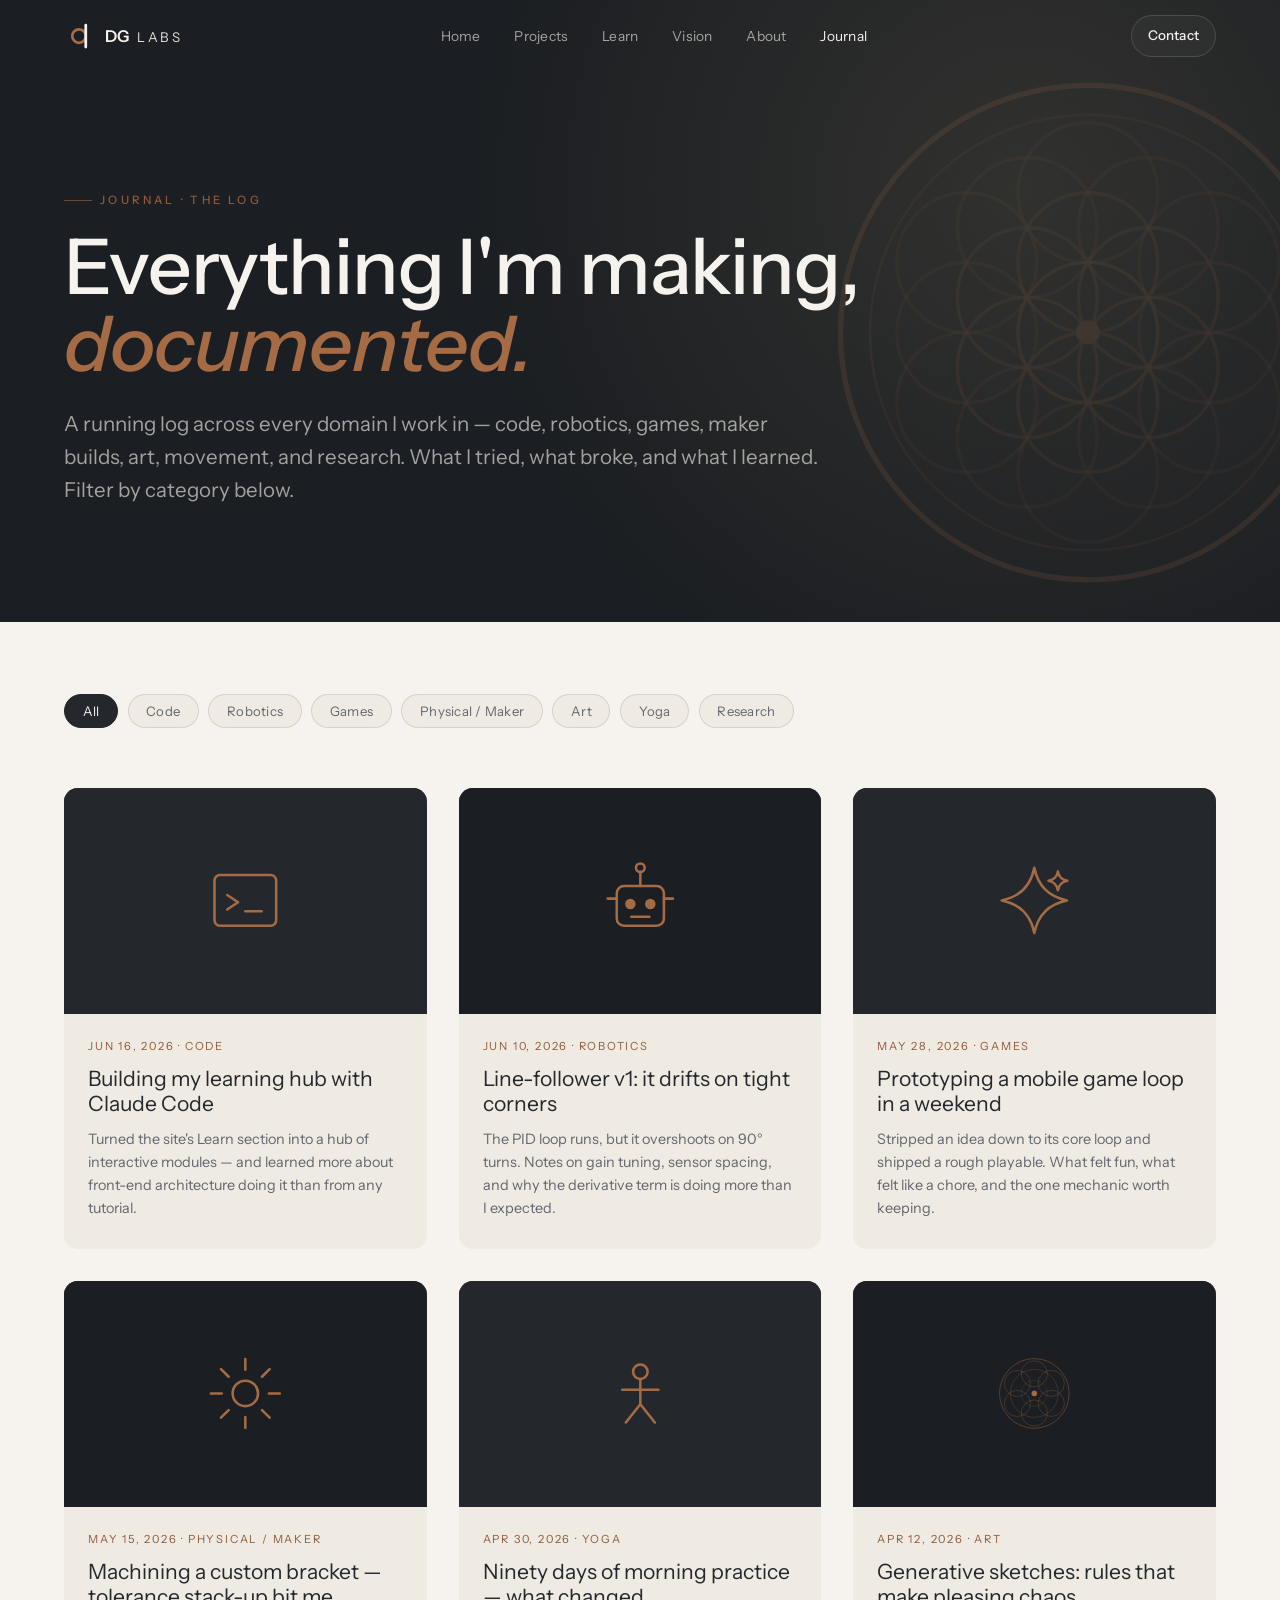
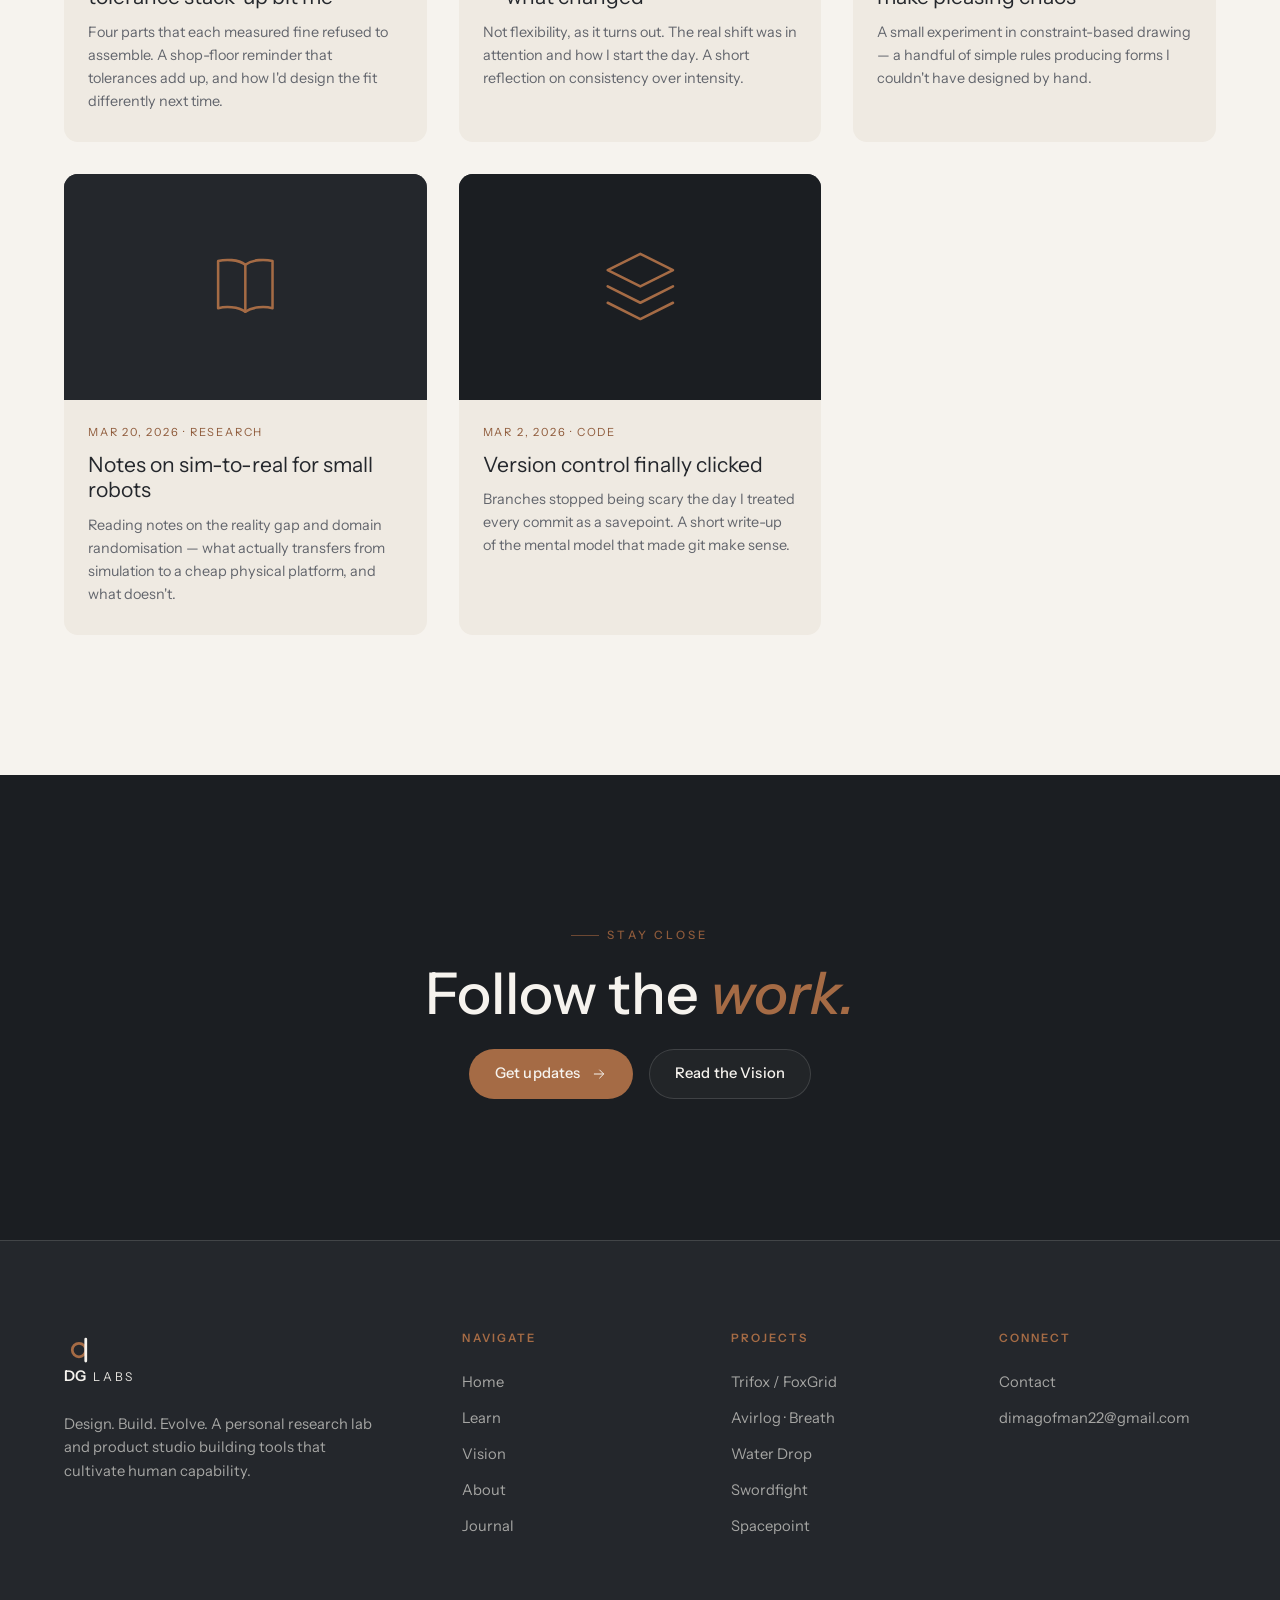
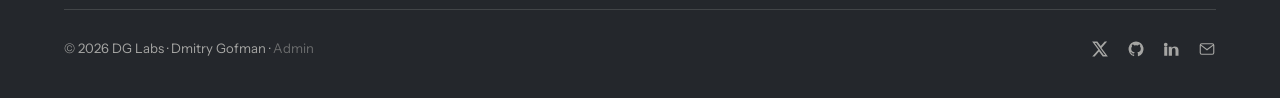
<file: journal.html>
<!DOCTYPE html>
<html lang="en">
<head>
<meta charset="UTF-8" />
<meta name="viewport" content="width=device-width, initial-scale=1" />
<title>Journal — The Log · DG Labs</title>
<meta name="description" content="A dated log of everything I'm making — code, robotics, games, maker builds, art, yoga, and research. Filter by category." />
<meta name="theme-color" content="#1B1E22" />
<link rel="preconnect" href="https://fonts.googleapis.com" />
<link rel="preconnect" href="https://fonts.gstatic.com" crossorigin />
<link href="https://fonts.googleapis.com/css2?family=Instrument+Sans:ital,wght@0,400..700;1,400..700&display=swap" rel="stylesheet" />
<link rel="stylesheet" href="assets/css/style.css" />
<link rel="icon" href="data:image/svg+xml,%3Csvg xmlns='http://www.w3.org/2000/svg' viewBox='0 0 120 120'%3E%3Crect width='120' height='120' rx='27' fill='%231B1E22'/%3E%3Cg fill='none' stroke-linecap='round'%3E%3Ccircle cx='60' cy='60' r='27' stroke='%23A56B45' stroke-width='11'/%3E%3Cline x1='87' y1='16' x2='87' y2='104' stroke='%23F6F3EE' stroke-width='11'/%3E%3C/g%3E%3C/svg%3E" />
<link rel="manifest" href="manifest.webmanifest" />
<link rel="apple-touch-icon" href="assets/img/icon-180.png" />
</head>
<body>

<nav class="nav" aria-label="Primary">
  <div class="wrap nav-inner">
    <a class="brand" href="index.html" aria-label="DG Labs home"><svg class="mark" aria-hidden="true"><use href="assets/icons.svg#i-mark"/></svg><span>DG<span class="wm-labs">LABS</span></span></a>
    <ul class="nav-links">
      <li><a href="index.html">Home</a></li>
      <li><a href="projects.html">Projects</a></li>
      <li><a href="learn.html">Learn</a></li>
      <li><a href="vision.html">Vision</a></li>
      <li><a href="about.html">About</a></li>
      <li><a href="journal.html" class="active">Journal</a></li>
    </ul>
    <a href="contact.html" class="btn btn-ghost-light nav-cta">Contact</a>
    <button class="nav-toggle" aria-label="Open menu" aria-expanded="false" aria-controls="mobile-menu"><span></span><span></span></button>
  </div>
</nav>
<div class="mobile-menu" id="mobile-menu">
  <a href="index.html">Home</a><a href="projects.html">Projects</a><a href="learn.html">Learn</a><a href="vision.html">Vision</a>
  <a href="about.html">About</a><a href="journal.html">Journal</a><a href="contact.html">Contact</a>
  <p class="mm-foot">Design. Build. Evolve.</p>
</div>

<header class="page-hero">
  <div class="hero-glow" aria-hidden="true"></div>
  <svg class="hero-orn" viewBox="0 0 200 200" aria-hidden="true"><use href="assets/icons.svg#i-flower"/></svg>
  <div class="wrap">
    <span class="eyebrow">Journal · The Log</span>
    <h1>Everything I'm making, <em>documented.</em></h1>
    <p class="lede">A running log across every domain I work in — code, robotics, games, maker builds, art, movement, and research. What I tried, what broke, and what I learned. Filter by category below.</p>
  </div>
</header>

<main class="light" data-nav-light>
<section class="section" style="padding-top:clamp(40px,7vw,72px)">
  <div class="wrap">

    <!-- CATEGORY FILTER -->
    <div class="jfilter" role="tablist" aria-label="Filter posts by category">
      <button class="jf-btn active" data-filter="all">All</button>
      <button class="jf-btn" data-filter="code">Code</button>
      <button class="jf-btn" data-filter="robotics">Robotics</button>
      <button class="jf-btn" data-filter="games">Games</button>
      <button class="jf-btn" data-filter="maker">Physical / Maker</button>
      <button class="jf-btn" data-filter="art">Art</button>
      <button class="jf-btn" data-filter="yoga">Yoga</button>
      <button class="jf-btn" data-filter="research">Research</button>
    </div>

    <p class="jempty" id="jempty" hidden>No entries in this category yet — that's the next thing to build.</p>

    <!-- POSTS -->
    <div class="journal-grid" id="journal-grid"></div>
  </div>
</section>

<section class="section cta-strip">
  <div class="wrap">
    <span class="eyebrow reveal" style="justify-content:center">Stay close</span>
    <h2 class="reveal d1">Follow the <em>work.</em></h2>
    <div class="actions reveal d2">
      <a href="contact.html" class="btn btn-gold">Get updates <svg aria-hidden="true"><use href="assets/icons.svg#i-arrow"/></svg></a>
      <a href="vision.html" class="btn btn-ghost-light">Read the Vision</a>
    </div>
  </div>
</section>
</main>

<footer class="footer">
  <div class="wrap">
    <div class="footer-top">
      <div class="footer-col footer-brand-col">
        <a class="brand" href="index.html"><svg class="mark" aria-hidden="true"><use href="assets/icons.svg#i-mark"/></svg><span>DG<span class="wm-labs">LABS</span></span></a>
        <p class="footer-blurb">Design. Build. Evolve. A personal research lab and product studio building tools that cultivate human capability.</p>
      </div>
      <div class="footer-col"><h4>Navigate</h4><a href="index.html">Home</a><a href="learn.html">Learn</a><a href="vision.html">Vision</a><a href="about.html">About</a><a href="journal.html">Journal</a></div>
      <div class="footer-col"><h4>Projects</h4><a href="projects.html#trifox">Trifox / FoxGrid</a><a href="projects.html#avirlog">Avirlog · Breath</a><a href="projects.html#water">Water Drop</a><a href="projects.html#sword">Swordfight</a><a href="projects.html#spacepoint">Spacepoint</a></div>
      <div class="footer-col"><h4>Connect</h4><a href="contact.html">Contact</a><a href="mailto:dimagofman22@gmail.com">dimagofman22@gmail.com</a></div>
    </div>
    <div class="footer-bottom">
      <span>© <span id="year">2026</span> DG Labs · Dmitry Gofman · <a href="admin.html" style="opacity:0.55">Admin</a></span>
      <div class="socials">
        <a href="#" aria-label="X / Twitter"><svg aria-hidden="true"><use href="assets/icons.svg#i-x"/></svg></a>
        <a href="#" aria-label="GitHub"><svg aria-hidden="true"><use href="assets/icons.svg#i-github"/></svg></a>
        <a href="#" aria-label="LinkedIn"><svg aria-hidden="true"><use href="assets/icons.svg#i-linkedin"/></svg></a>
        <a href="mailto:dimagofman22@gmail.com" aria-label="Email"><svg aria-hidden="true"><use href="assets/icons.svg#i-mail"/></svg></a>
      </div>
    </div>
  </div>
</footer>
<script src="assets/js/main.js" defer></script>
<script src="assets/js/content.js" defer></script>
</body>
</html>
</file>
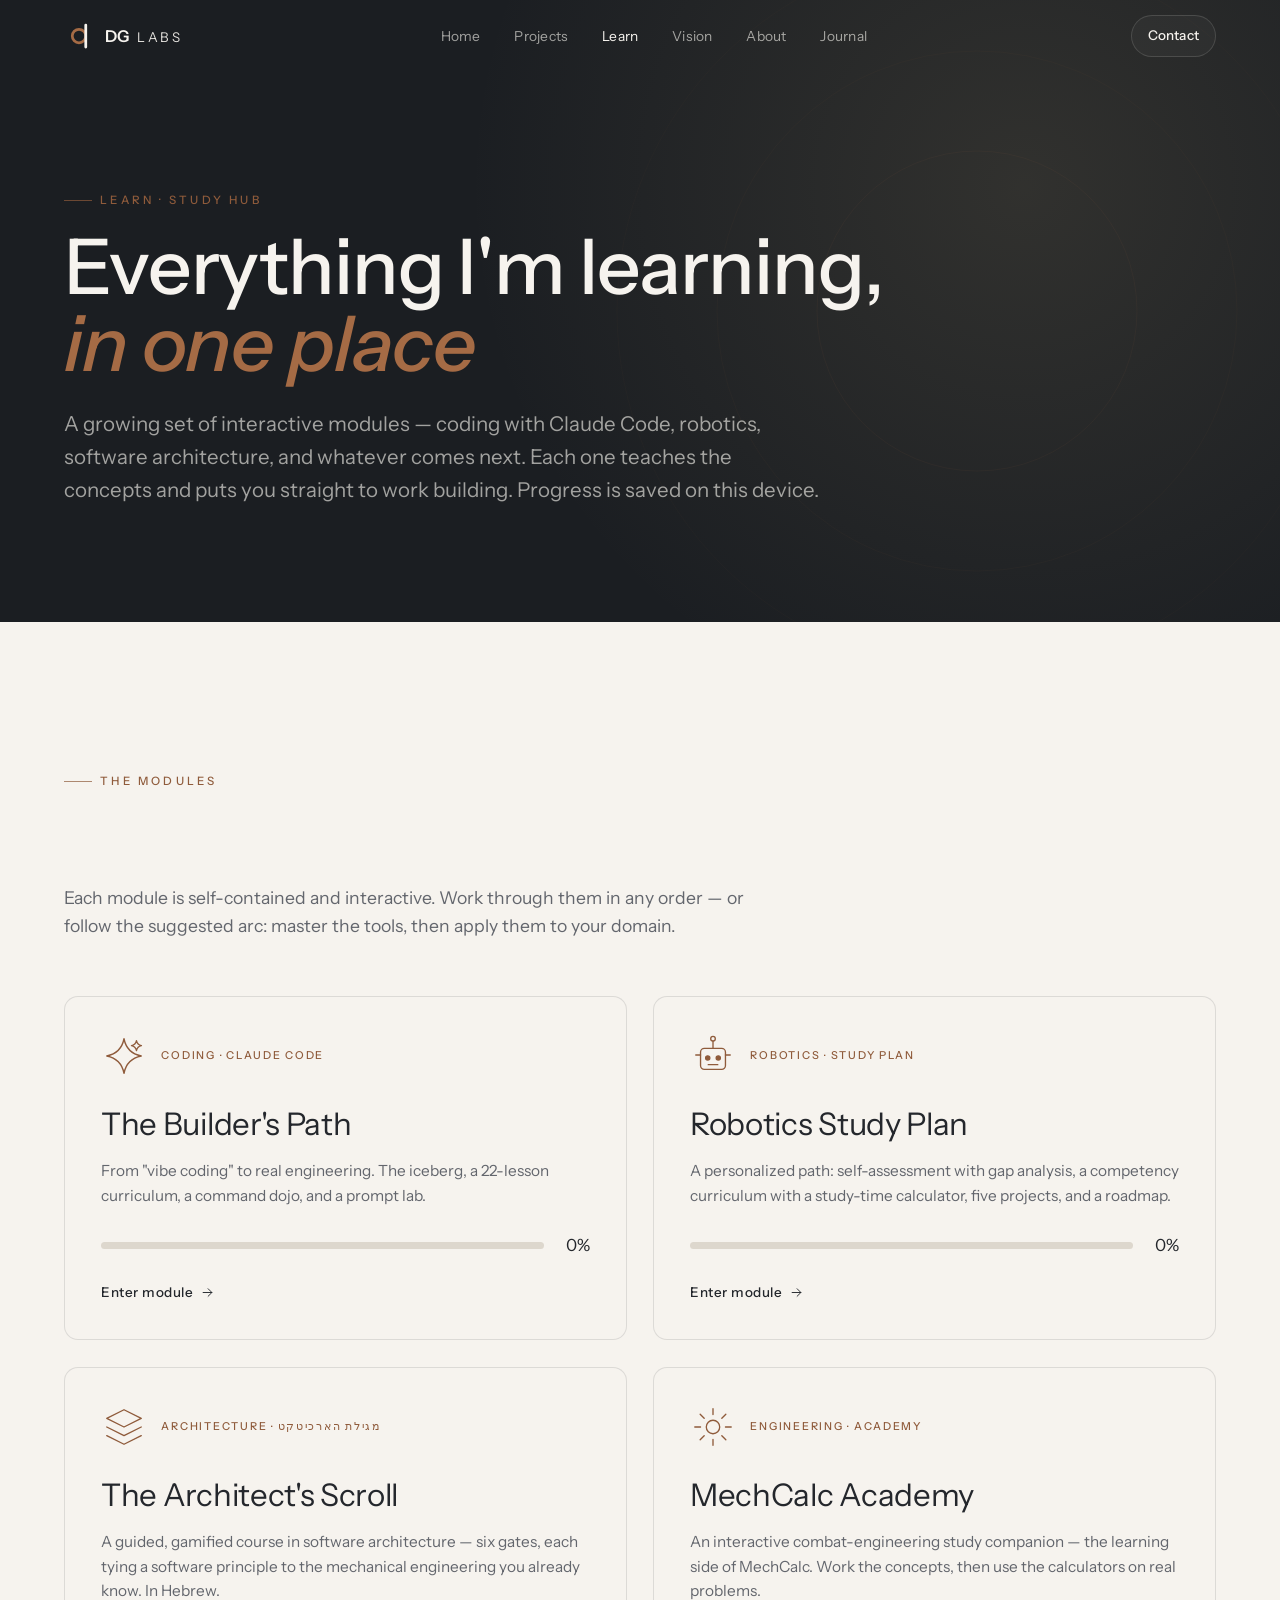
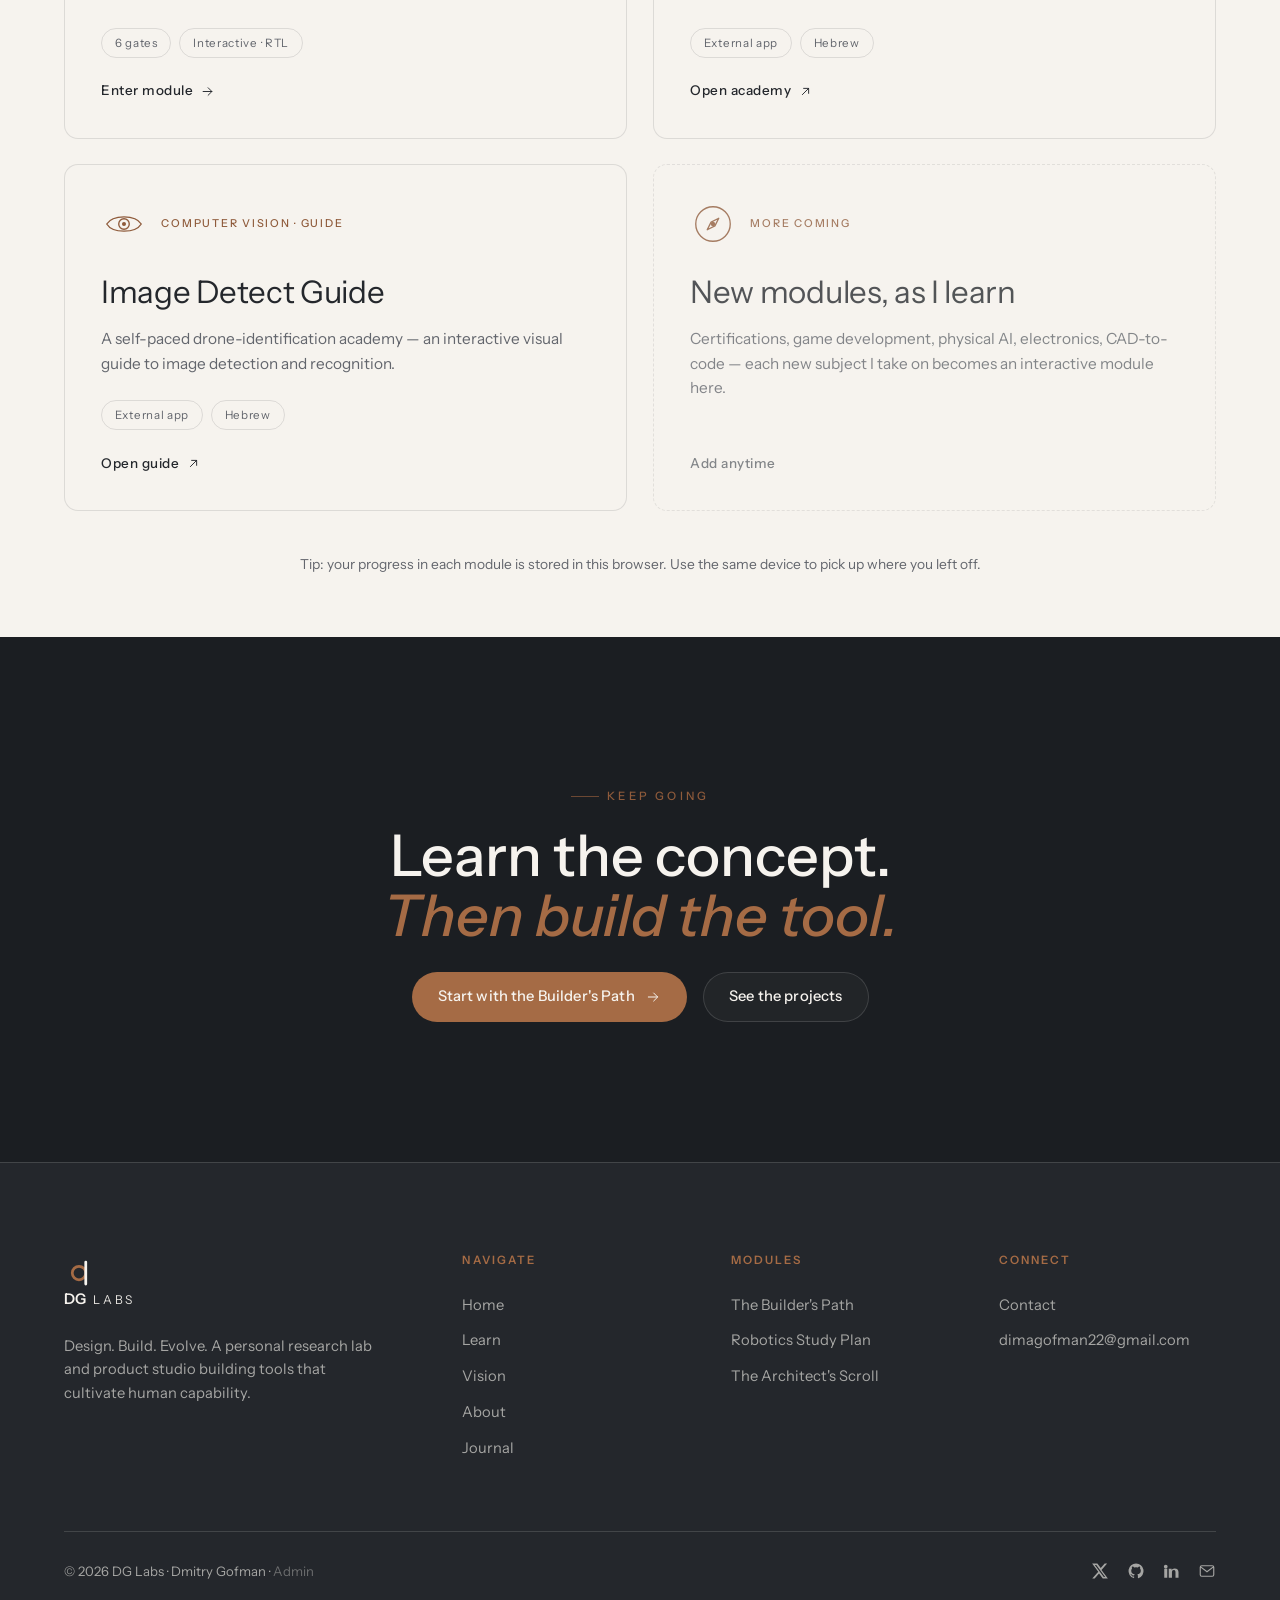
<file: learn.html>
<!DOCTYPE html>
<html lang="en">
<head>
<meta charset="UTF-8" />
<meta name="viewport" content="width=device-width, initial-scale=1" />
<title>Learn — Study Hub · DG Labs</title>
<meta name="description" content="A personal learning hub — interactive modules for coding with Claude Code, robotics, software architecture, and everything else worth mastering." />
<meta name="theme-color" content="#1B1E22" />
<meta property="og:title" content="Learn — Study Hub · DG Labs" />
<meta property="og:description" content="A personal learning hub: interactive modules for coding, robotics, software architecture, and more." />
<meta property="og:type" content="website" />
<link rel="preconnect" href="https://fonts.googleapis.com" />
<link rel="preconnect" href="https://fonts.gstatic.com" crossorigin />
<link href="https://fonts.googleapis.com/css2?family=Instrument+Sans:ital,wght@0,400..700;1,400..700&display=swap" rel="stylesheet" />
<link rel="stylesheet" href="assets/css/style.css" />
<link rel="stylesheet" href="assets/css/learn.css" />
<link rel="icon" href="data:image/svg+xml,%3Csvg xmlns='http://www.w3.org/2000/svg' viewBox='0 0 120 120'%3E%3Crect width='120' height='120' rx='27' fill='%231B1E22'/%3E%3Cg fill='none' stroke-linecap='round'%3E%3Ccircle cx='60' cy='60' r='27' stroke='%23A56B45' stroke-width='11'/%3E%3Cline x1='87' y1='16' x2='87' y2='104' stroke='%23F6F3EE' stroke-width='11'/%3E%3C/g%3E%3C/svg%3E" />
<link rel="manifest" href="manifest.webmanifest" />
<link rel="apple-touch-icon" href="assets/img/icon-180.png" />
</head>
<body>

<!-- NAV -->
<nav class="nav" aria-label="Primary">
  <div class="wrap nav-inner">
    <a class="brand" href="index.html" aria-label="DG Labs home">
      <svg class="mark" aria-hidden="true"><use href="assets/icons.svg#i-mark"/></svg>
      <span>DG<span class="wm-labs">LABS</span></span>
    </a>
    <ul class="nav-links">
      <li><a href="index.html">Home</a></li>
      <li><a href="projects.html">Projects</a></li>
      <li><a href="learn.html" class="active">Learn</a></li>
      <li><a href="vision.html">Vision</a></li>
      <li><a href="about.html">About</a></li>
      <li><a href="journal.html">Journal</a></li>
    </ul>
    <a href="contact.html" class="btn btn-ghost-light nav-cta">Contact</a>
    <button class="nav-toggle" aria-label="Open menu" aria-expanded="false" aria-controls="mobile-menu"><span></span><span></span></button>
  </div>
</nav>
<div class="mobile-menu" id="mobile-menu">
  <a href="index.html">Home</a><a href="projects.html">Projects</a><a href="learn.html">Learn</a><a href="vision.html">Vision</a>
  <a href="about.html">About</a><a href="journal.html">Journal</a><a href="contact.html">Contact</a>
  <p class="mm-foot">Design. Build. Evolve.</p>
</div>

<!-- HERO -->
<header class="page-hero">
  <div class="hero-glow" aria-hidden="true"></div>
  <svg class="hero-rings" viewBox="0 0 760 760" aria-hidden="true" fill="none" stroke="#A56B45" style="opacity:0.35">
    <circle cx="380" cy="380" r="360" opacity="0.10"/>
    <circle cx="380" cy="380" r="260" opacity="0.14"/>
    <circle cx="380" cy="380" r="160" opacity="0.20"/>
  </svg>
  <div class="wrap">
    <span class="eyebrow">Learn · Study Hub</span>
    <h1>Everything I'm learning, <em>in one place</em></h1>
    <p class="lede">A growing set of interactive modules — coding with Claude Code, robotics, software architecture, and whatever comes next. Each one teaches the concepts and puts you straight to work building. Progress is saved on this device.</p>
  </div>
</header>

<main class="light" data-nav-light>

<!-- MODULES -->
<section class="section" style="padding-bottom:clamp(30px,5vw,60px)">
  <div class="wrap">
    <div class="section-head">
      <span class="eyebrow reveal">The modules</span>
      <h2 class="reveal d1">Pick a path and <em>start building.</em></h2>
      <p class="reveal d2">Each module is self-contained and interactive. Work through them in any order — or follow the suggested arc: master the tools, then apply them to your domain.</p>
    </div>

    <div class="modules-grid">

      <a class="module-card reveal" href="builders-path.html">
        <div class="mc-top">
          <svg class="mc-icon" aria-hidden="true"><use href="assets/icons.svg#i-spark"/></svg>
          <span class="mc-tag">Coding · Claude Code</span>
        </div>
        <h3>The Builder's Path</h3>
        <p>From "vibe coding" to real engineering. The iceberg, a 22-lesson curriculum, a command dojo, and a prompt lab.</p>
        <div class="mc-prog"><div class="mc-bar-track"><span class="mc-bar" data-key="gl-learn-progress-v1" data-total="22"></span></div><span class="mc-pct" data-key="gl-learn-progress-v1" data-total="22">0%</span></div>
        <span class="mc-enter">Enter module <svg aria-hidden="true"><use href="assets/icons.svg#i-arrow"/></svg></span>
      </a>

      <a class="module-card reveal d1" href="robotics.html">
        <div class="mc-top">
          <svg class="mc-icon" aria-hidden="true"><use href="assets/icons.svg#i-robot"/></svg>
          <span class="mc-tag">Robotics · Study Plan</span>
        </div>
        <h3>Robotics Study Plan</h3>
        <p>A personalized path: self-assessment with gap analysis, a competency curriculum with a study-time calculator, five projects, and a roadmap.</p>
        <div class="mc-prog"><div class="mc-bar-track"><span class="mc-bar" data-key="gl-robotics-progress-v1" data-total="24"></span></div><span class="mc-pct" data-key="gl-robotics-progress-v1" data-total="24">0%</span></div>
        <span class="mc-enter">Enter module <svg aria-hidden="true"><use href="assets/icons.svg#i-arrow"/></svg></span>
      </a>

      <a class="module-card reveal d2" href="architecture.html">
        <div class="mc-top">
          <svg class="mc-icon" aria-hidden="true"><use href="assets/icons.svg#i-foundations"/></svg>
          <span class="mc-tag">Architecture · מגילת הארכיטקט</span>
        </div>
        <h3>The Architect's Scroll</h3>
        <p>A guided, gamified course in software architecture — six gates, each tying a software principle to the mechanical engineering you already know. In Hebrew.</p>
        <div class="mc-meta-line"><span class="mc-badge">6 gates</span><span class="mc-badge">Interactive · RTL</span></div>
        <span class="mc-enter">Enter module <svg aria-hidden="true"><use href="assets/icons.svg#i-arrow"/></svg></span>
      </a>

      <a class="module-card reveal d3" href="https://dmitrygofman.github.io/Mtoolkit/" target="_blank" rel="noopener">
        <div class="mc-top">
          <svg class="mc-icon" aria-hidden="true"><use href="assets/icons.svg#i-gear"/></svg>
          <span class="mc-tag">Engineering · Academy</span>
        </div>
        <h3>MechCalc Academy</h3>
        <p>An interactive combat-engineering study companion — the learning side of MechCalc. Work the concepts, then use the calculators on real problems.</p>
        <div class="mc-meta-line"><span class="mc-badge">External app</span><span class="mc-badge">Hebrew</span></div>
        <span class="mc-enter">Open academy <svg aria-hidden="true"><use href="assets/icons.svg#i-arrow-ur"/></svg></span>
      </a>

      <a class="module-card reveal" href="https://dmitrygofman.github.io/image_detect/" target="_blank" rel="noopener">
        <div class="mc-top">
          <svg class="mc-icon" aria-hidden="true"><use href="assets/icons.svg#i-awareness"/></svg>
          <span class="mc-tag">Computer Vision · Guide</span>
        </div>
        <h3>Image Detect Guide</h3>
        <p>A self-paced drone-identification academy — an interactive visual guide to image detection and recognition.</p>
        <div class="mc-meta-line"><span class="mc-badge">External app</span><span class="mc-badge">Hebrew</span></div>
        <span class="mc-enter">Open guide <svg aria-hidden="true"><use href="assets/icons.svg#i-arrow-ur"/></svg></span>
      </a>

      <div class="module-card soon reveal d1" aria-disabled="true">
        <div class="mc-top">
          <svg class="mc-icon" aria-hidden="true"><use href="assets/icons.svg#i-compass"/></svg>
          <span class="mc-tag">More coming</span>
        </div>
        <h3>New modules, as I learn</h3>
        <p>Certifications, game development, physical AI, electronics, CAD-to-code — each new subject I take on becomes an interactive module here.</p>
        <span class="mc-enter muted">Add anytime</span>
      </div>

    </div>

    <div class="reset-row">
      <span class="hub-note">Tip: your progress in each module is stored in this browser. Use the same device to pick up where you left off.</span>
    </div>
  </div>
</section>

<!-- CTA -->
<section class="section cta-strip">
  <div class="wrap">
    <span class="eyebrow reveal" style="justify-content:center">Keep going</span>
    <h2 class="reveal d1">Learn the concept. <em>Then build the tool.</em></h2>
    <div class="actions reveal d2">
      <a href="builders-path.html" class="btn btn-gold">Start with the Builder's Path <svg aria-hidden="true"><use href="assets/icons.svg#i-arrow"/></svg></a>
      <a href="projects.html" class="btn btn-ghost-light">See the projects</a>
    </div>
  </div>
</section>

<!-- FOOTER -->
<footer class="footer">
  <div class="wrap">
    <div class="footer-top">
      <div class="footer-col footer-brand-col">
        <a class="brand" href="index.html"><svg class="mark" aria-hidden="true"><use href="assets/icons.svg#i-mark"/></svg><span>DG<span class="wm-labs">LABS</span></span></a>
        <p class="footer-blurb">Design. Build. Evolve. A personal research lab and product studio building tools that cultivate human capability.</p>
      </div>
      <div class="footer-col"><h4>Navigate</h4><a href="index.html">Home</a><a href="learn.html">Learn</a><a href="vision.html">Vision</a><a href="about.html">About</a><a href="journal.html">Journal</a></div>
      <div class="footer-col"><h4>Modules</h4><a href="builders-path.html">The Builder's Path</a><a href="robotics.html">Robotics Study Plan</a><a href="architecture.html">The Architect's Scroll</a></div>
      <div class="footer-col"><h4>Connect</h4><a href="contact.html">Contact</a><a href="mailto:dimagofman22@gmail.com">dimagofman22@gmail.com</a></div>
    </div>
    <div class="footer-bottom">
      <span>© <span id="year">2026</span> DG Labs · Dmitry Gofman · <a href="admin.html" style="opacity:0.55">Admin</a></span>
      <div class="socials">
        <a href="#" aria-label="X / Twitter"><svg aria-hidden="true"><use href="assets/icons.svg#i-x"/></svg></a>
        <a href="#" aria-label="GitHub"><svg aria-hidden="true"><use href="assets/icons.svg#i-github"/></svg></a>
        <a href="#" aria-label="LinkedIn"><svg aria-hidden="true"><use href="assets/icons.svg#i-linkedin"/></svg></a>
        <a href="mailto:dimagofman22@gmail.com" aria-label="Email"><svg aria-hidden="true"><use href="assets/icons.svg#i-mail"/></svg></a>
      </div>
    </div>
  </div>
</footer>

<script src="assets/js/main.js" defer></script>
<script>
/* Learn hub — show saved progress on module cards from localStorage */
(function () {
  function pct(key, total) {
    try {
      var data = JSON.parse(localStorage.getItem(key)) || {};
      var done = Object.keys(data).filter(function (k) { return data[k]; }).length;
      return Math.min(100, Math.round((done / total) * 100));
    } catch (e) { return 0; }
  }
  document.querySelectorAll('.mc-bar[data-key]').forEach(function (bar) {
    var p = pct(bar.dataset.key, parseInt(bar.dataset.total, 10));
    bar.style.width = p + '%';
  });
  document.querySelectorAll('.mc-pct[data-key]').forEach(function (el) {
    el.textContent = pct(el.dataset.key, parseInt(el.dataset.total, 10)) + '%';
  });
})();
</script>
</body>
</html>
</file>
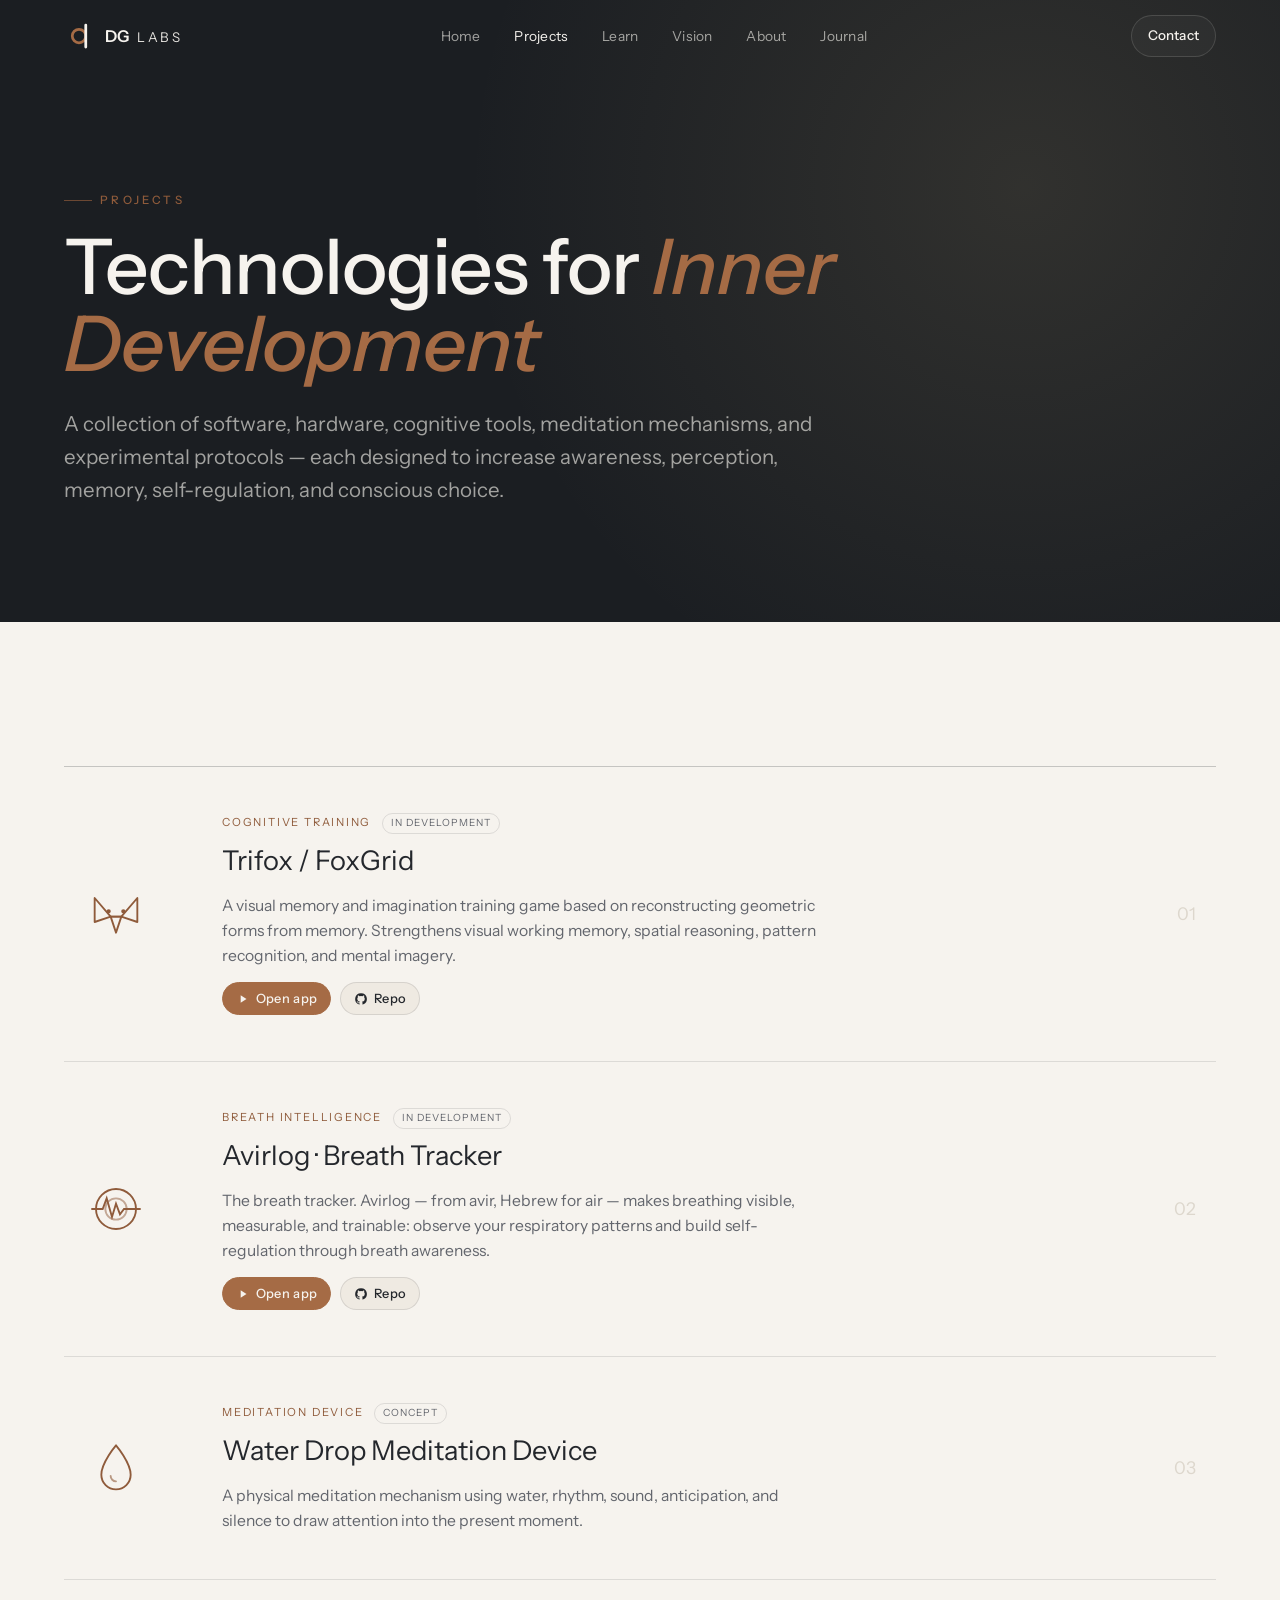
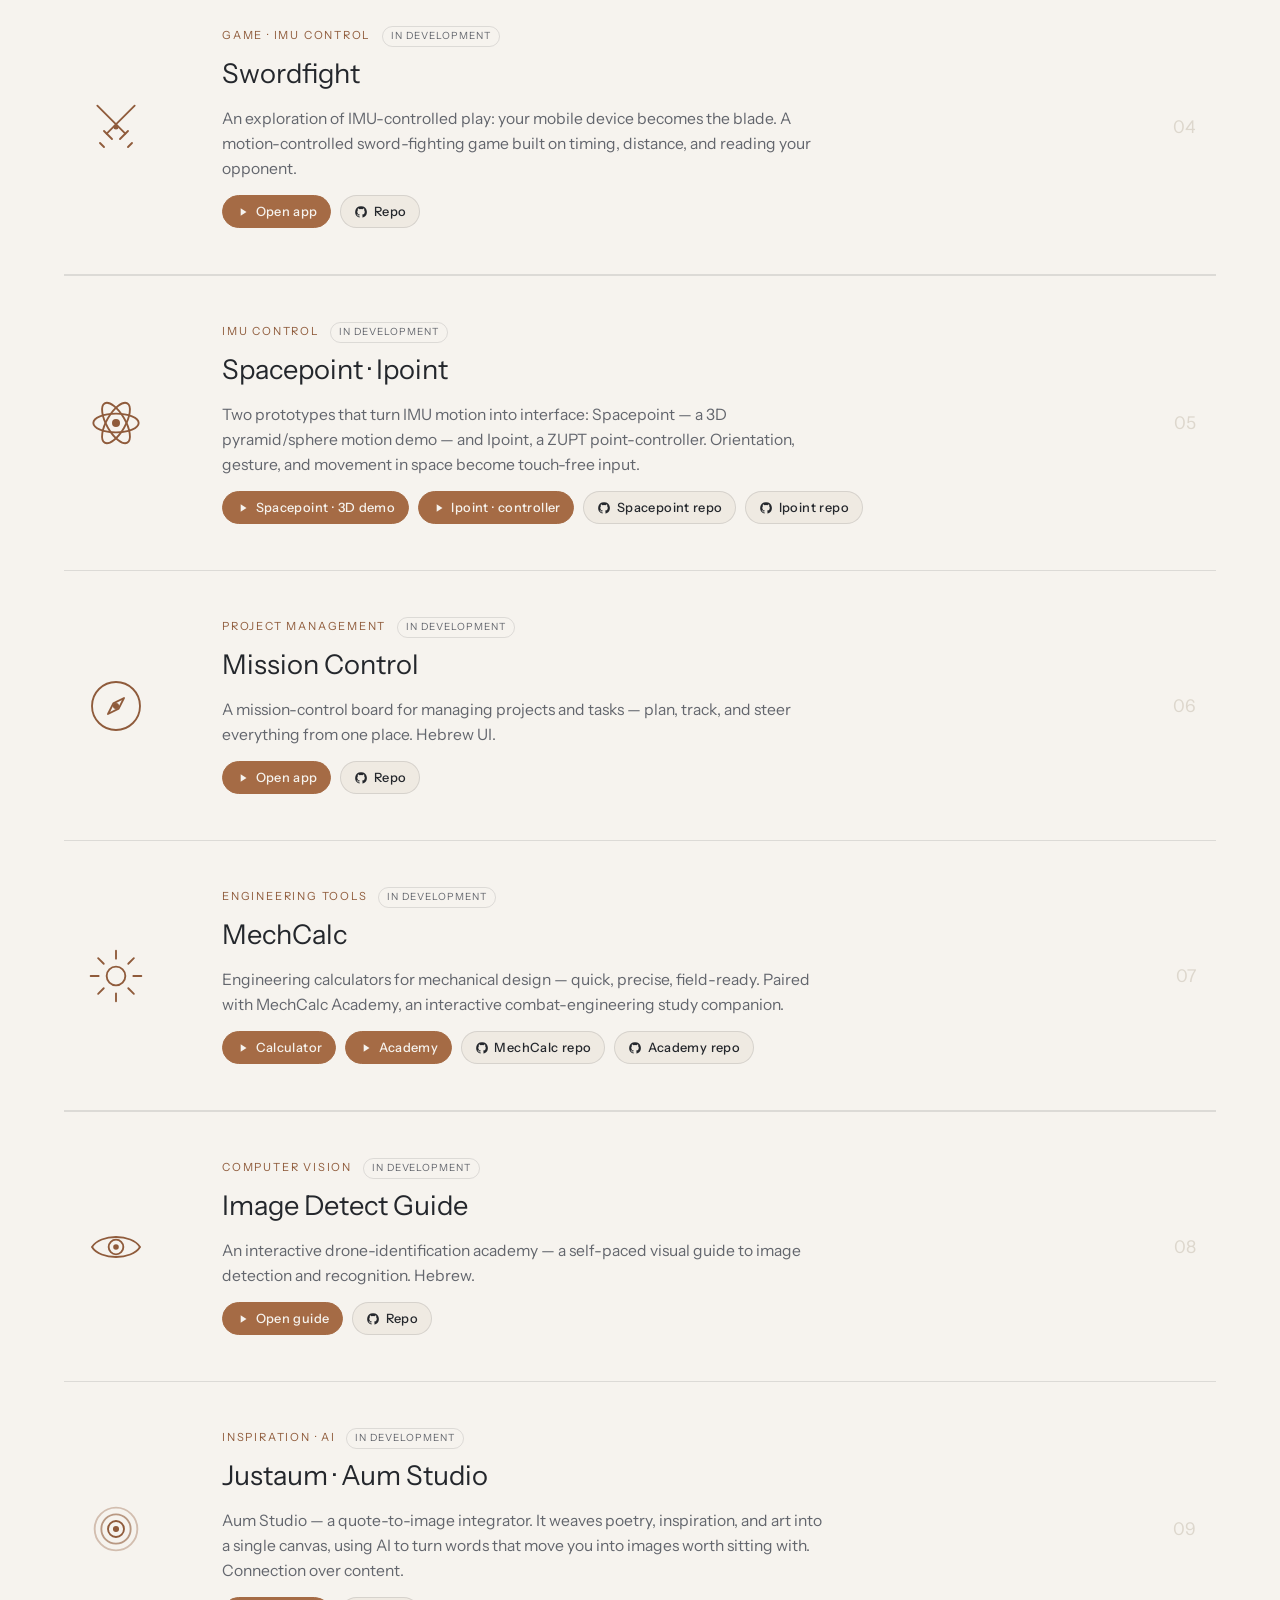
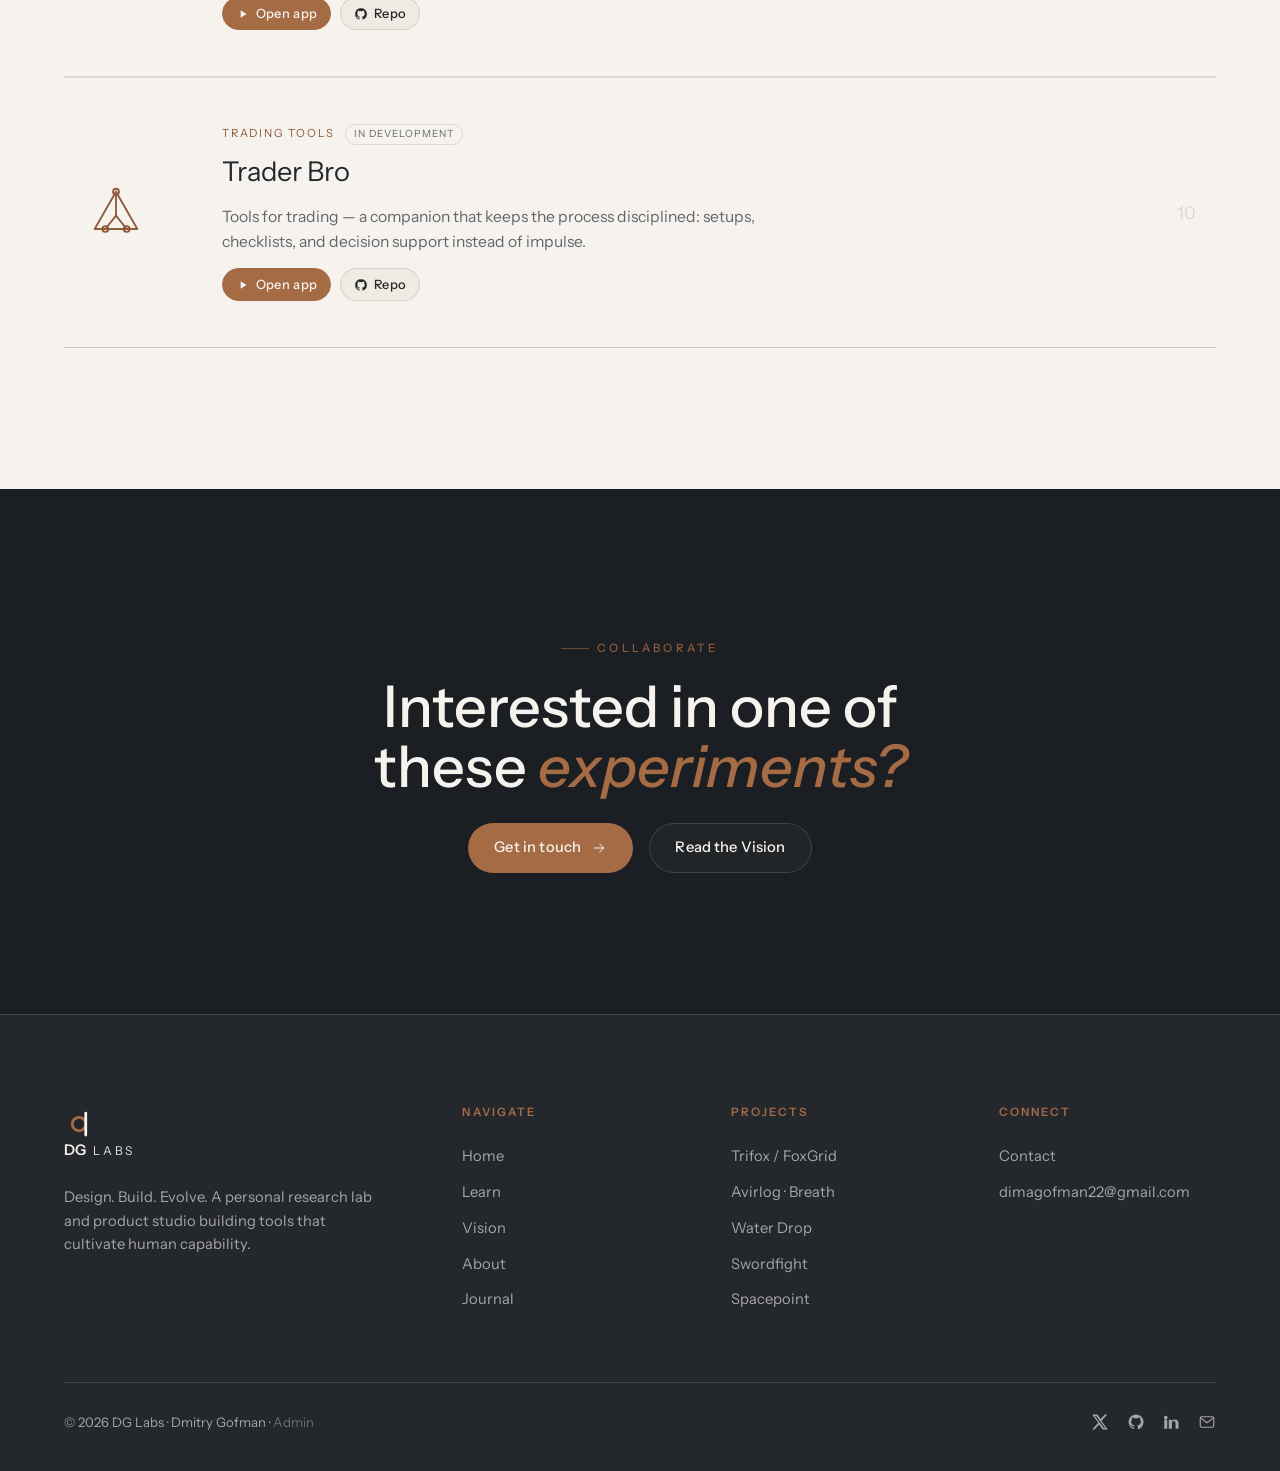
<file: projects.html>
<!DOCTYPE html>
<html lang="en">
<head>
<meta charset="UTF-8" />
<meta name="viewport" content="width=device-width, initial-scale=1" />
<title>Projects — DG Labs</title>
<meta name="description" content="Software, hardware, cognitive tools, and meditation mechanisms designed to develop the human being itself." />
<meta name="theme-color" content="#1B1E22" />
<link rel="preconnect" href="https://fonts.googleapis.com" />
<link rel="preconnect" href="https://fonts.gstatic.com" crossorigin />
<link href="https://fonts.googleapis.com/css2?family=Instrument+Sans:ital,wght@0,400..700;1,400..700&display=swap" rel="stylesheet" />
<link rel="stylesheet" href="assets/css/style.css" />
<link rel="icon" href="data:image/svg+xml,%3Csvg xmlns='http://www.w3.org/2000/svg' viewBox='0 0 120 120'%3E%3Crect width='120' height='120' rx='27' fill='%231B1E22'/%3E%3Cg fill='none' stroke-linecap='round'%3E%3Ccircle cx='60' cy='60' r='27' stroke='%23A56B45' stroke-width='11'/%3E%3Cline x1='87' y1='16' x2='87' y2='104' stroke='%23F6F3EE' stroke-width='11'/%3E%3C/g%3E%3C/svg%3E" />
<link rel="manifest" href="manifest.webmanifest" />
<link rel="apple-touch-icon" href="assets/img/icon-180.png" />
</head>
<body>

<nav class="nav" aria-label="Primary">
  <div class="wrap nav-inner">
    <a class="brand" href="index.html" aria-label="DG Labs home">
      <svg class="mark" aria-hidden="true"><use href="assets/icons.svg#i-mark"/></svg>
      <span>DG<span class="wm-labs">LABS</span></span>
    </a>
    <ul class="nav-links">
      <li><a href="index.html">Home</a></li>
      <li><a href="projects.html" class="active">Projects</a></li>
      <li><a href="learn.html">Learn</a></li>
      <li><a href="vision.html">Vision</a></li>
      <li><a href="about.html">About</a></li>
      <li><a href="journal.html">Journal</a></li>
    </ul>
    <a href="contact.html" class="btn btn-ghost-light nav-cta">Contact</a>
    <button class="nav-toggle" aria-label="Open menu" aria-expanded="false" aria-controls="mobile-menu"><span></span><span></span></button>
  </div>
</nav>
<div class="mobile-menu" id="mobile-menu">
  <a href="index.html">Home</a><a href="projects.html">Projects</a><a href="learn.html">Learn</a><a href="vision.html">Vision</a>
  <a href="about.html">About</a><a href="journal.html">Journal</a><a href="contact.html">Contact</a>
  <p class="mm-foot">Design. Build. Evolve.</p>
</div>

<header class="page-hero">
  <div class="hero-glow" aria-hidden="true"></div>
  <div class="wrap">
    <span class="eyebrow">Projects</span>
    <h1>Technologies for <em>Inner Development</em></h1>
    <p class="lede">A collection of software, hardware, cognitive tools, meditation mechanisms, and experimental protocols — each designed to increase awareness, perception, memory, self-regulation, and conscious choice.</p>
  </div>
</header>

<main class="light" data-nav-light>
<section class="section" style="padding-top:clamp(40px,7vw,80px)">
  <div class="wrap">
    <div class="proj-list" id="projects-rows"></div>
  </div>
</section>

<section class="section cta-strip">
  <div class="wrap">
    <span class="eyebrow reveal" style="justify-content:center">Collaborate</span>
    <h2 class="reveal d1">Interested in one of these <em>experiments?</em></h2>
    <div class="actions reveal d2">
      <a href="contact.html" class="btn btn-gold">Get in touch <svg aria-hidden="true"><use href="assets/icons.svg#i-arrow"/></svg></a>
      <a href="vision.html" class="btn btn-ghost-light">Read the Vision</a>
    </div>
  </div>
</section>
</main>

<footer class="footer">
  <div class="wrap">
    <div class="footer-top">
      <div class="footer-col footer-brand-col">
        <a class="brand" href="index.html"><svg class="mark" aria-hidden="true"><use href="assets/icons.svg#i-mark"/></svg><span>DG<span class="wm-labs">LABS</span></span></a>
        <p class="footer-blurb">Design. Build. Evolve. A personal research lab and product studio building tools that cultivate human capability.</p>
      </div>
      <div class="footer-col"><h4>Navigate</h4><a href="index.html">Home</a><a href="learn.html">Learn</a><a href="vision.html">Vision</a><a href="about.html">About</a><a href="journal.html">Journal</a></div>
      <div class="footer-col"><h4>Projects</h4><a href="projects.html#trifox">Trifox / FoxGrid</a><a href="projects.html#avirlog">Avirlog · Breath</a><a href="projects.html#water">Water Drop</a><a href="projects.html#sword">Swordfight</a><a href="projects.html#spacepoint">Spacepoint</a></div>
      <div class="footer-col"><h4>Connect</h4><a href="contact.html">Contact</a><a href="mailto:dimagofman22@gmail.com">dimagofman22@gmail.com</a></div>
    </div>
    <div class="footer-bottom">
      <span>© <span id="year">2026</span> DG Labs · Dmitry Gofman · <a href="admin.html" style="opacity:0.55">Admin</a></span>
      <div class="socials">
        <a href="#" aria-label="X / Twitter"><svg aria-hidden="true"><use href="assets/icons.svg#i-x"/></svg></a>
        <a href="#" aria-label="GitHub"><svg aria-hidden="true"><use href="assets/icons.svg#i-github"/></svg></a>
        <a href="#" aria-label="LinkedIn"><svg aria-hidden="true"><use href="assets/icons.svg#i-linkedin"/></svg></a>
        <a href="mailto:dimagofman22@gmail.com" aria-label="Email"><svg aria-hidden="true"><use href="assets/icons.svg#i-mail"/></svg></a>
      </div>
    </div>
  </div>
</footer>
<script src="assets/js/main.js" defer></script>
<script src="assets/js/content.js" defer></script>
</body>
</html>
</file>
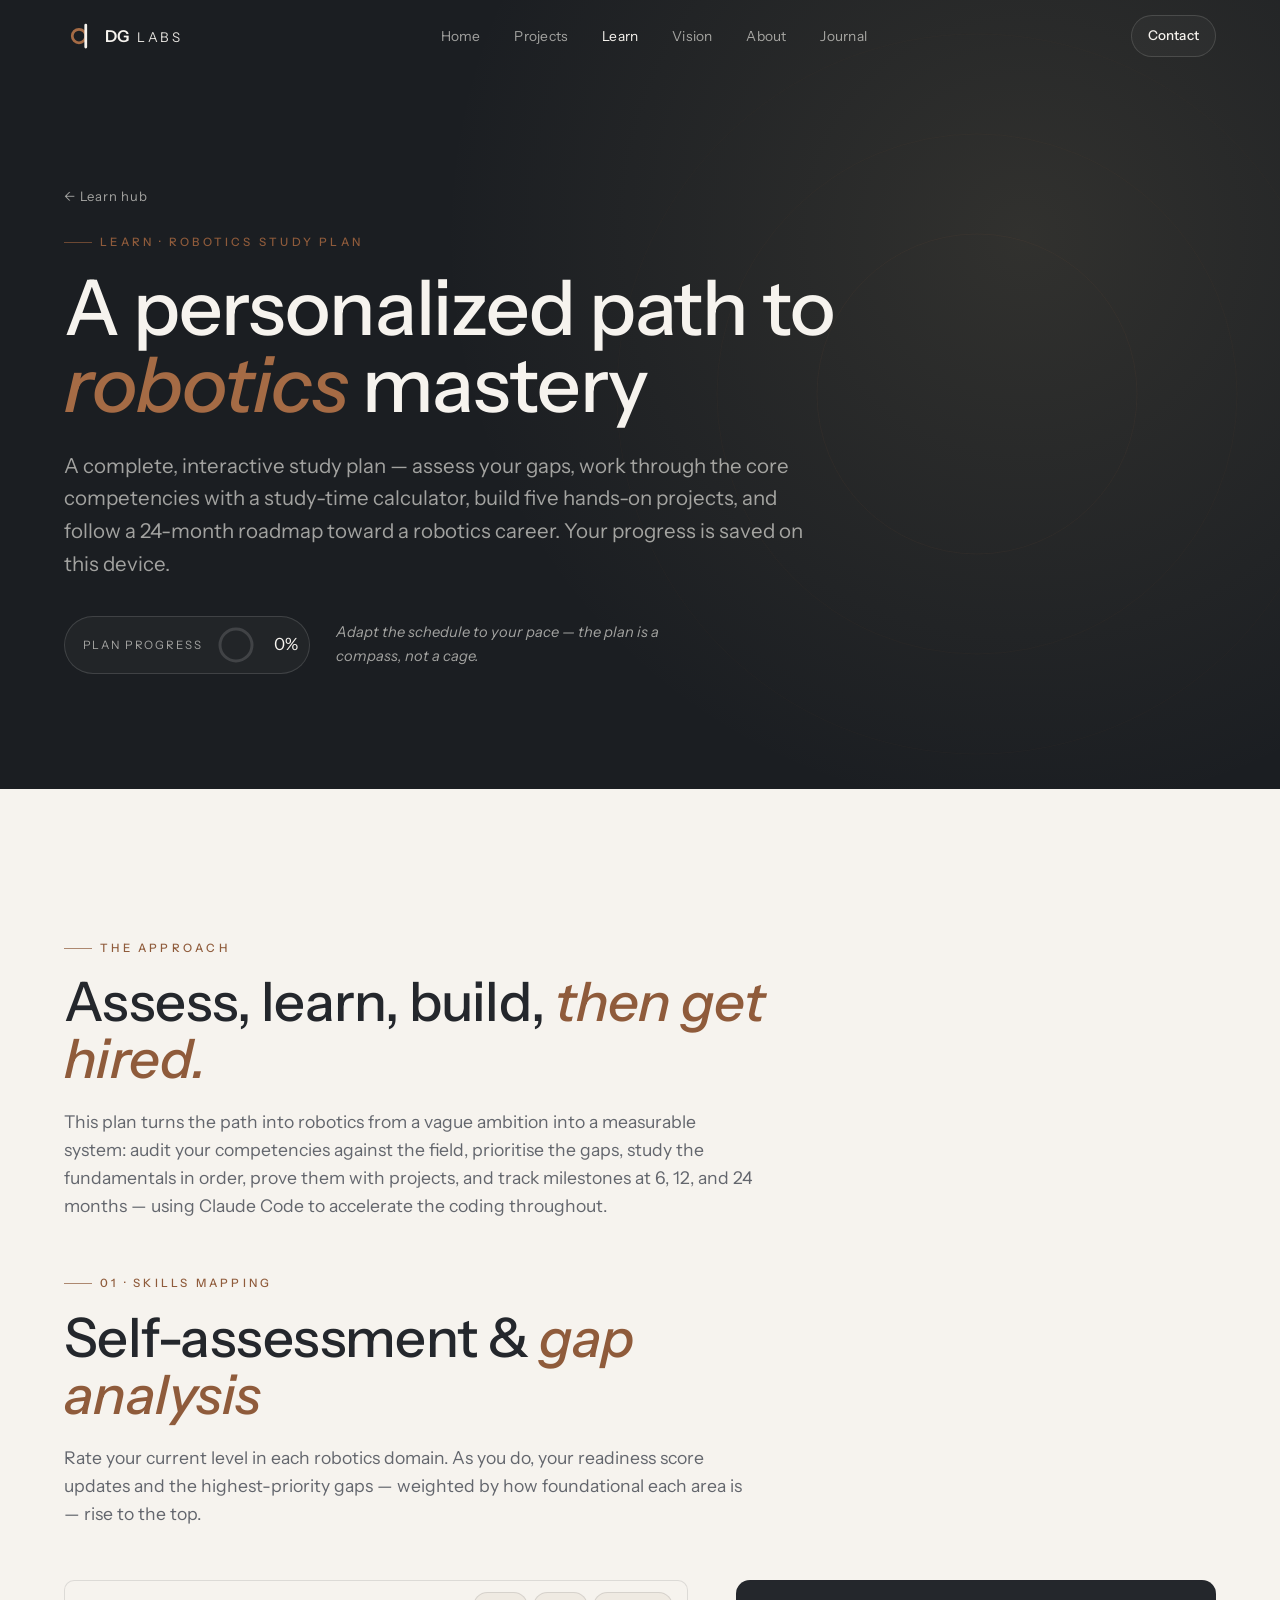
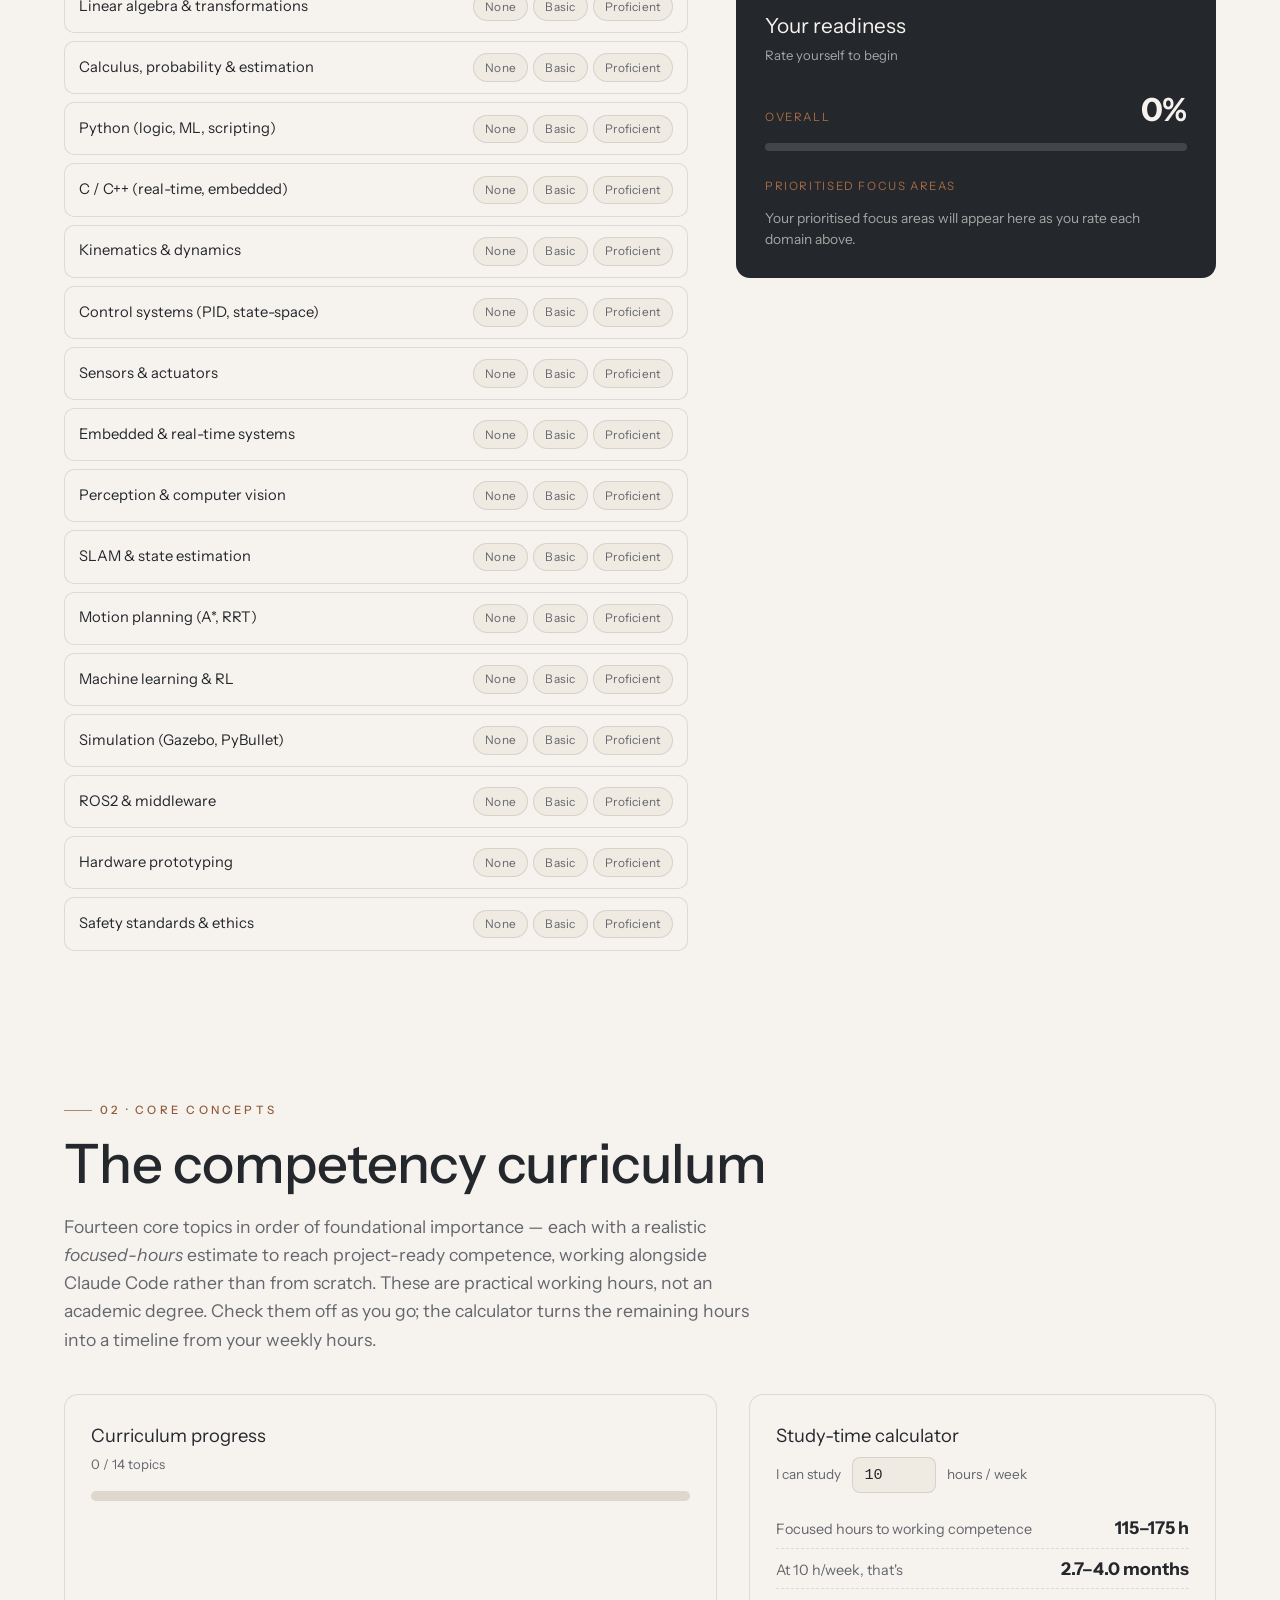
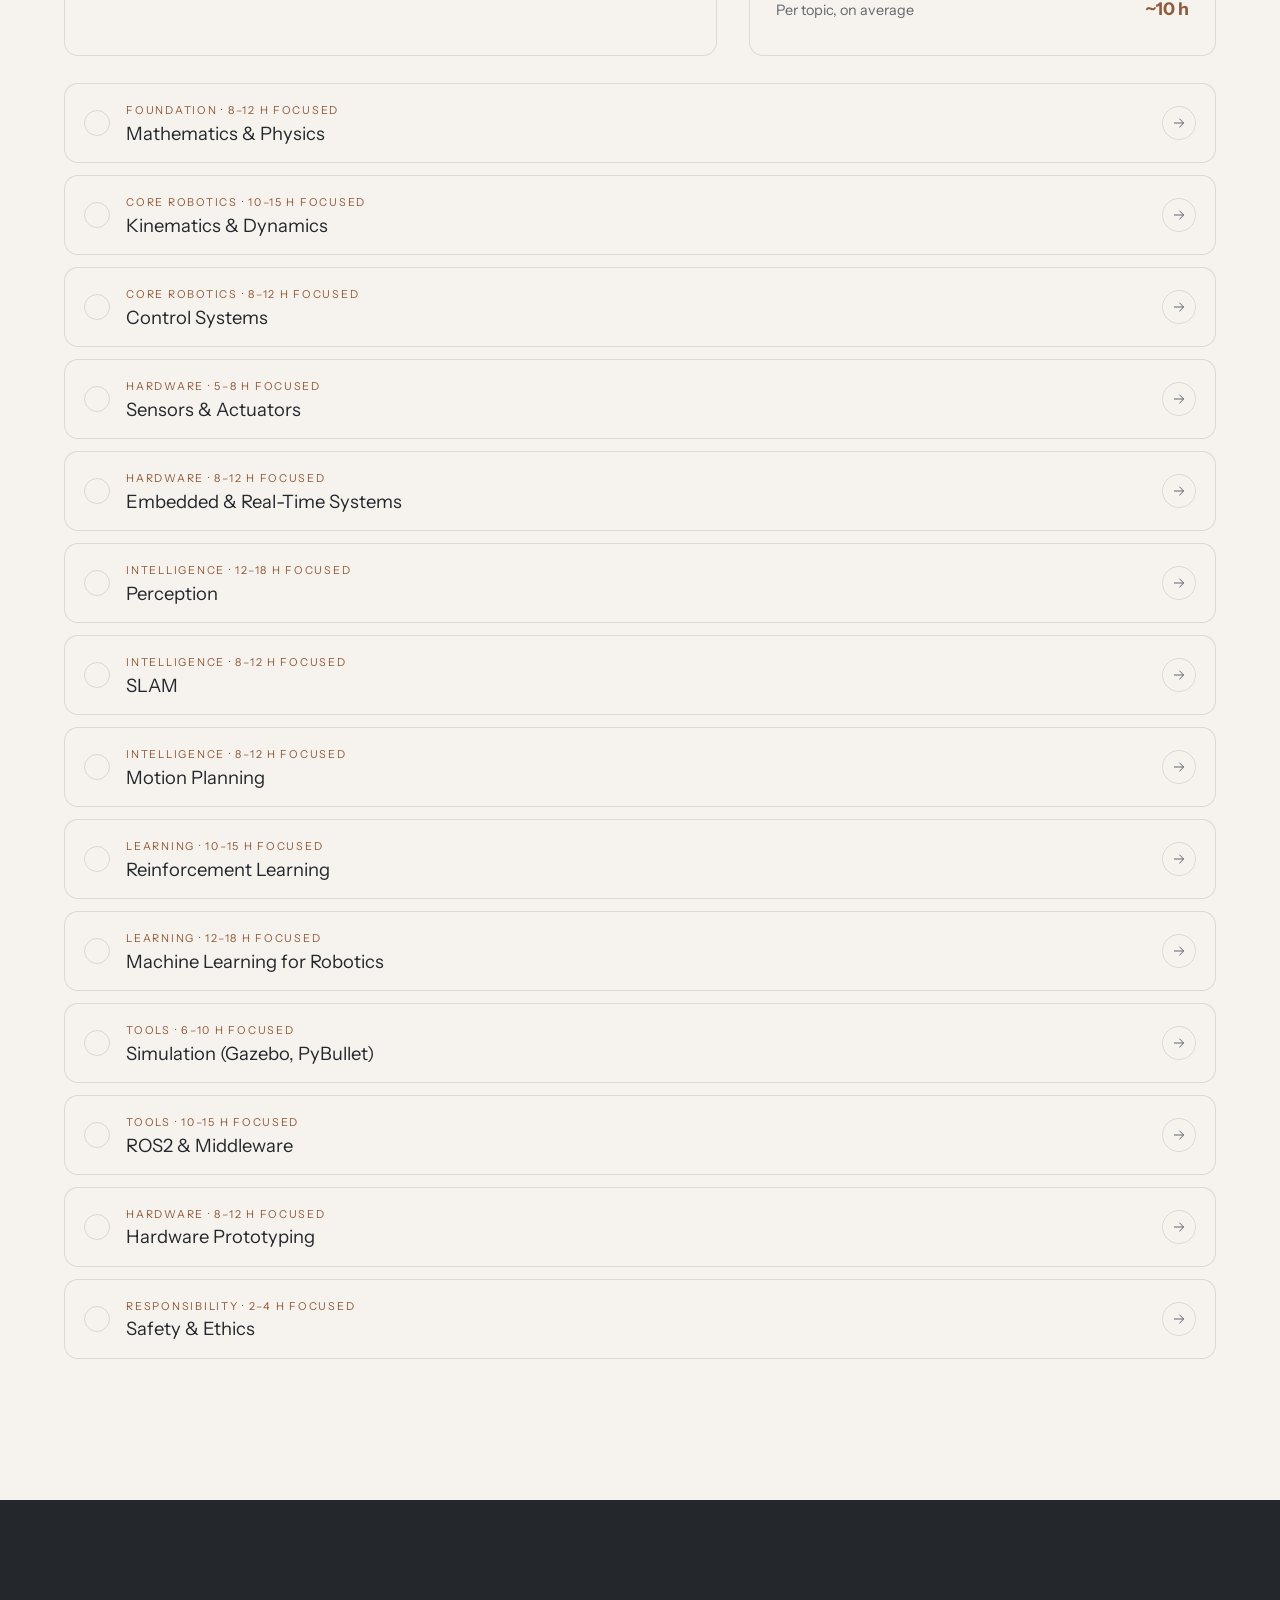
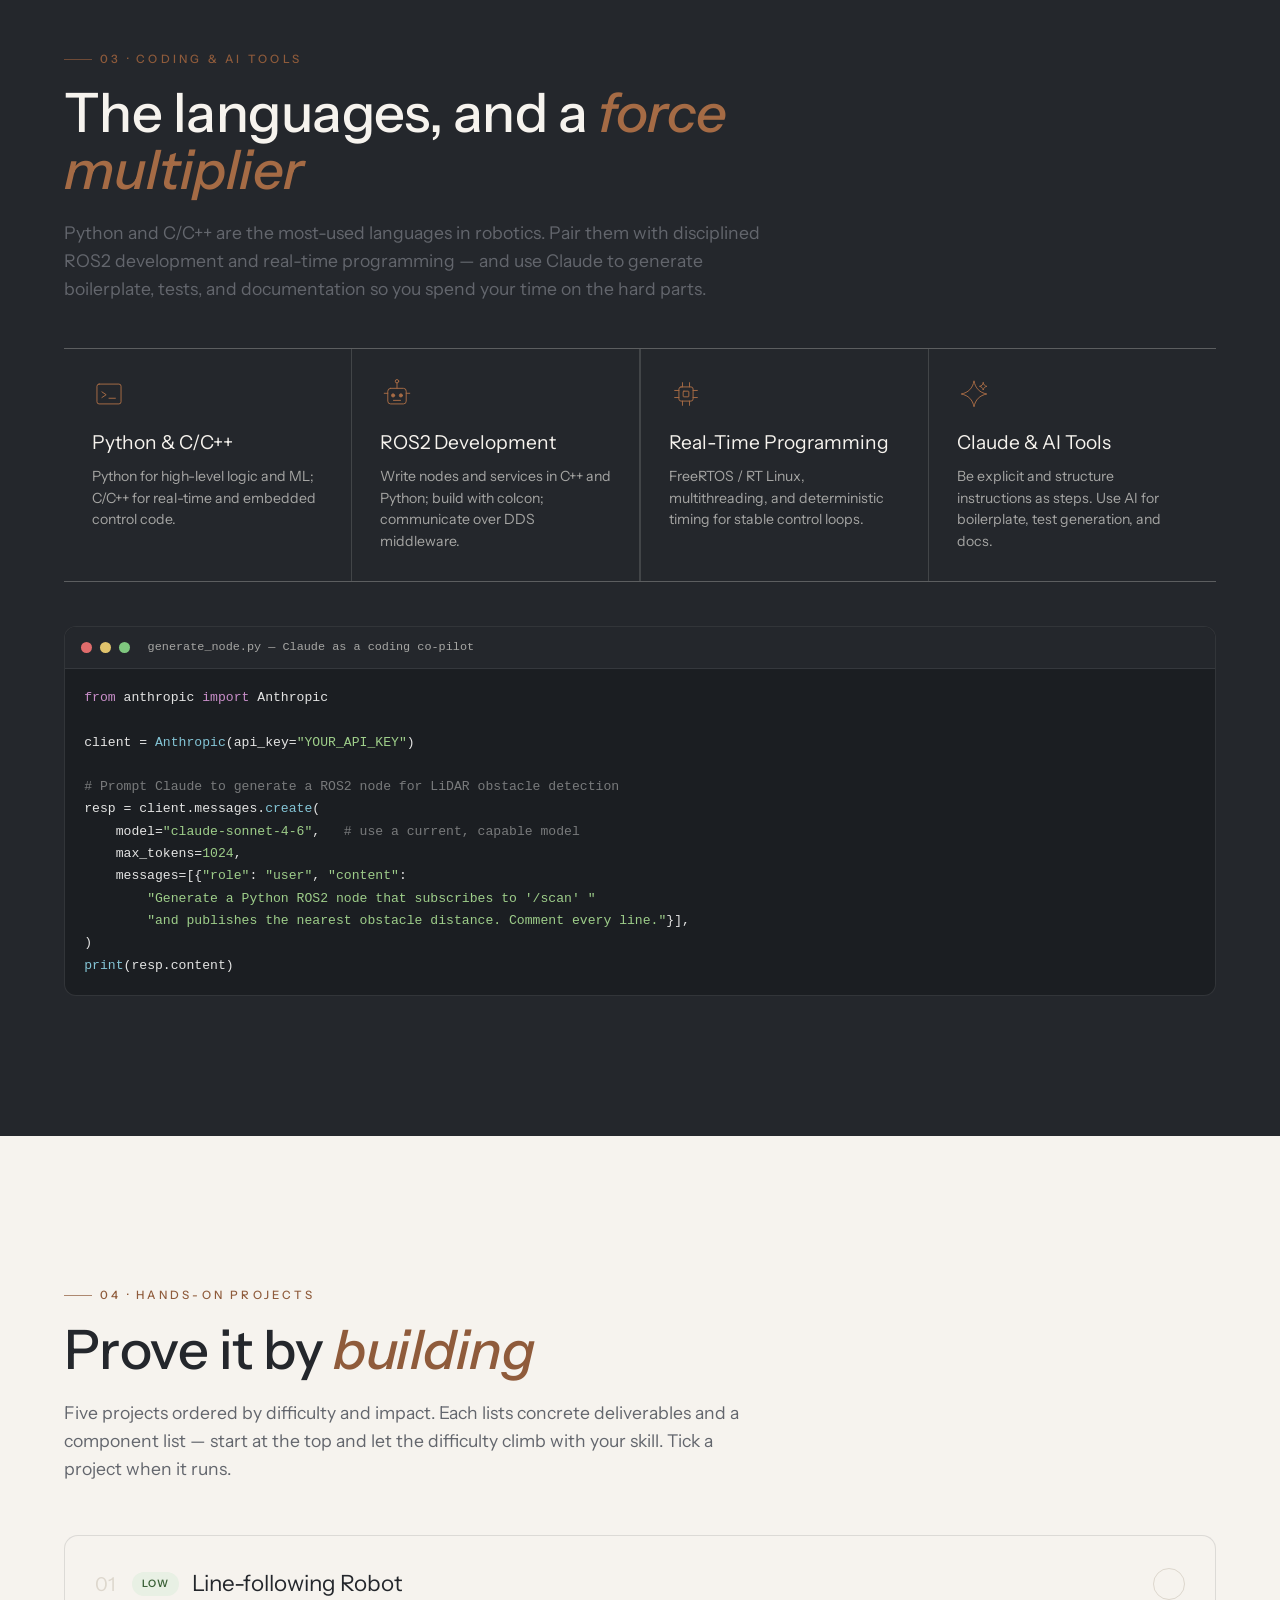
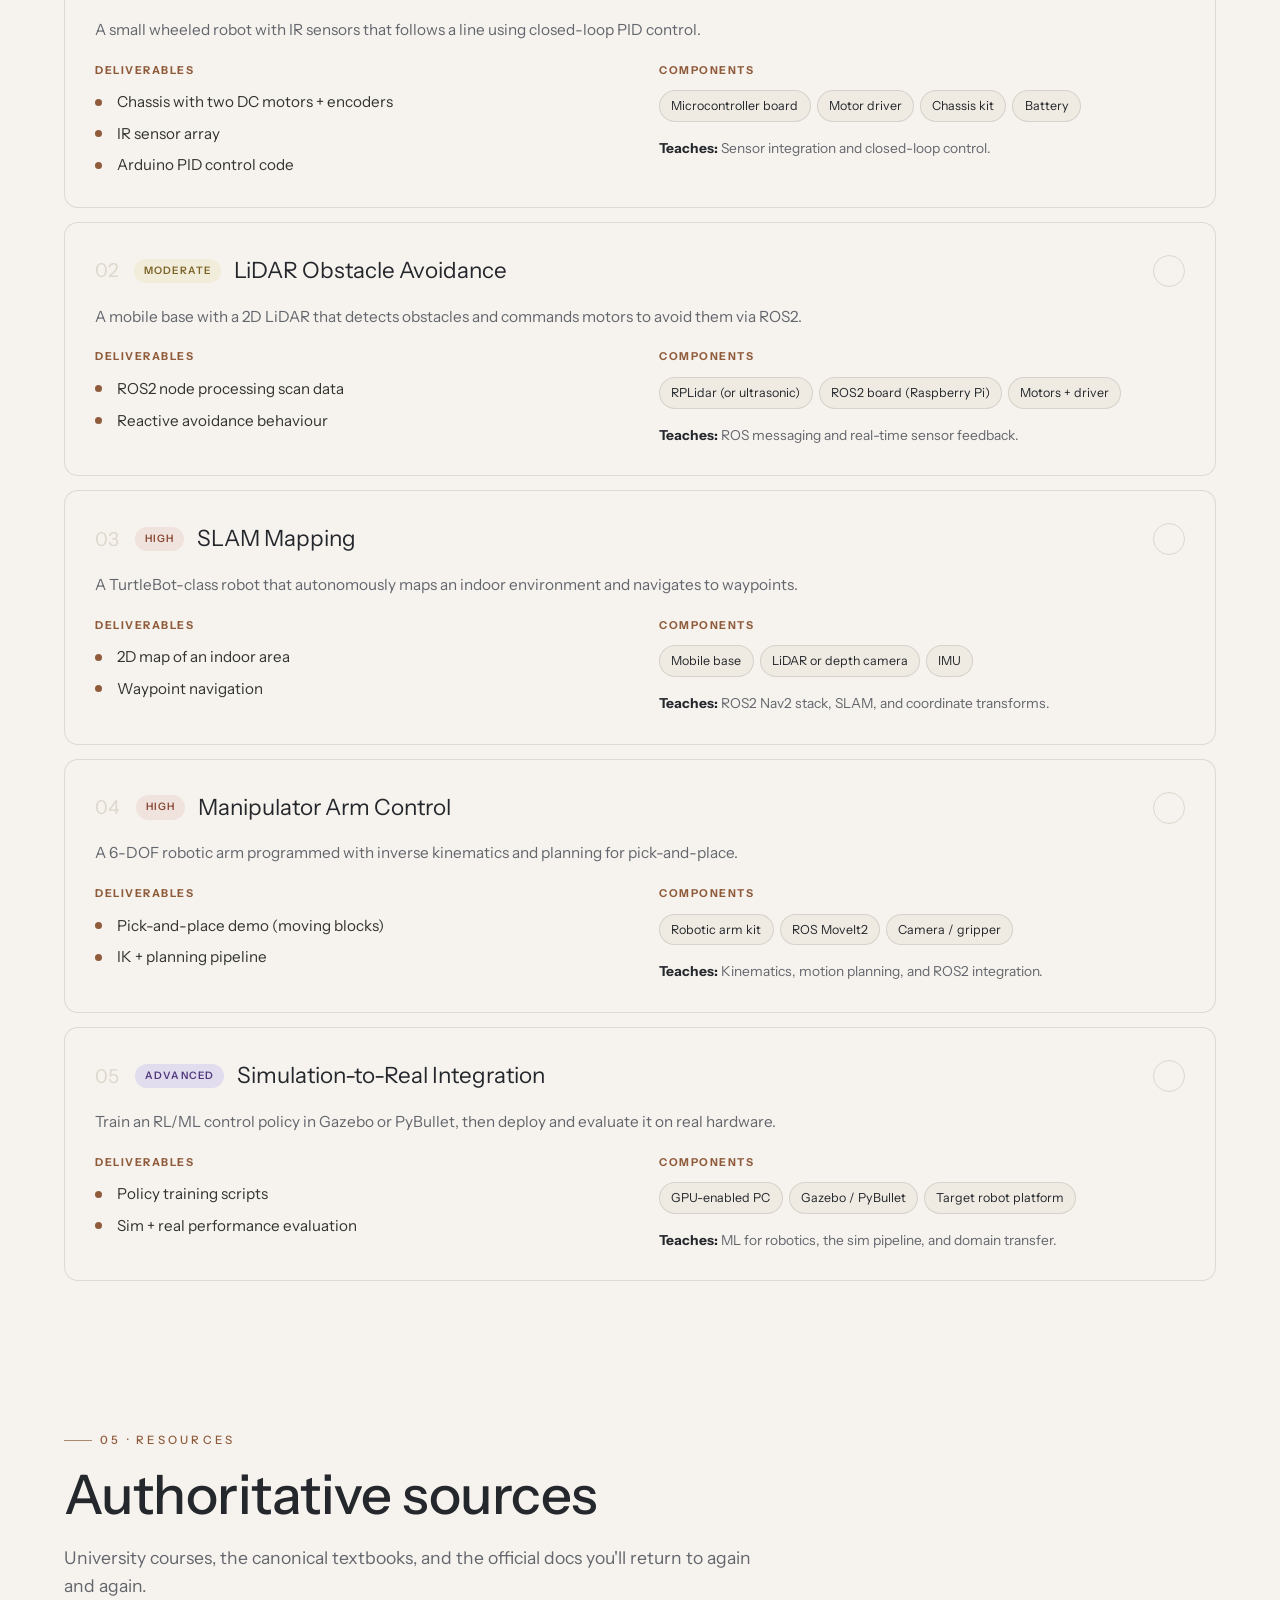
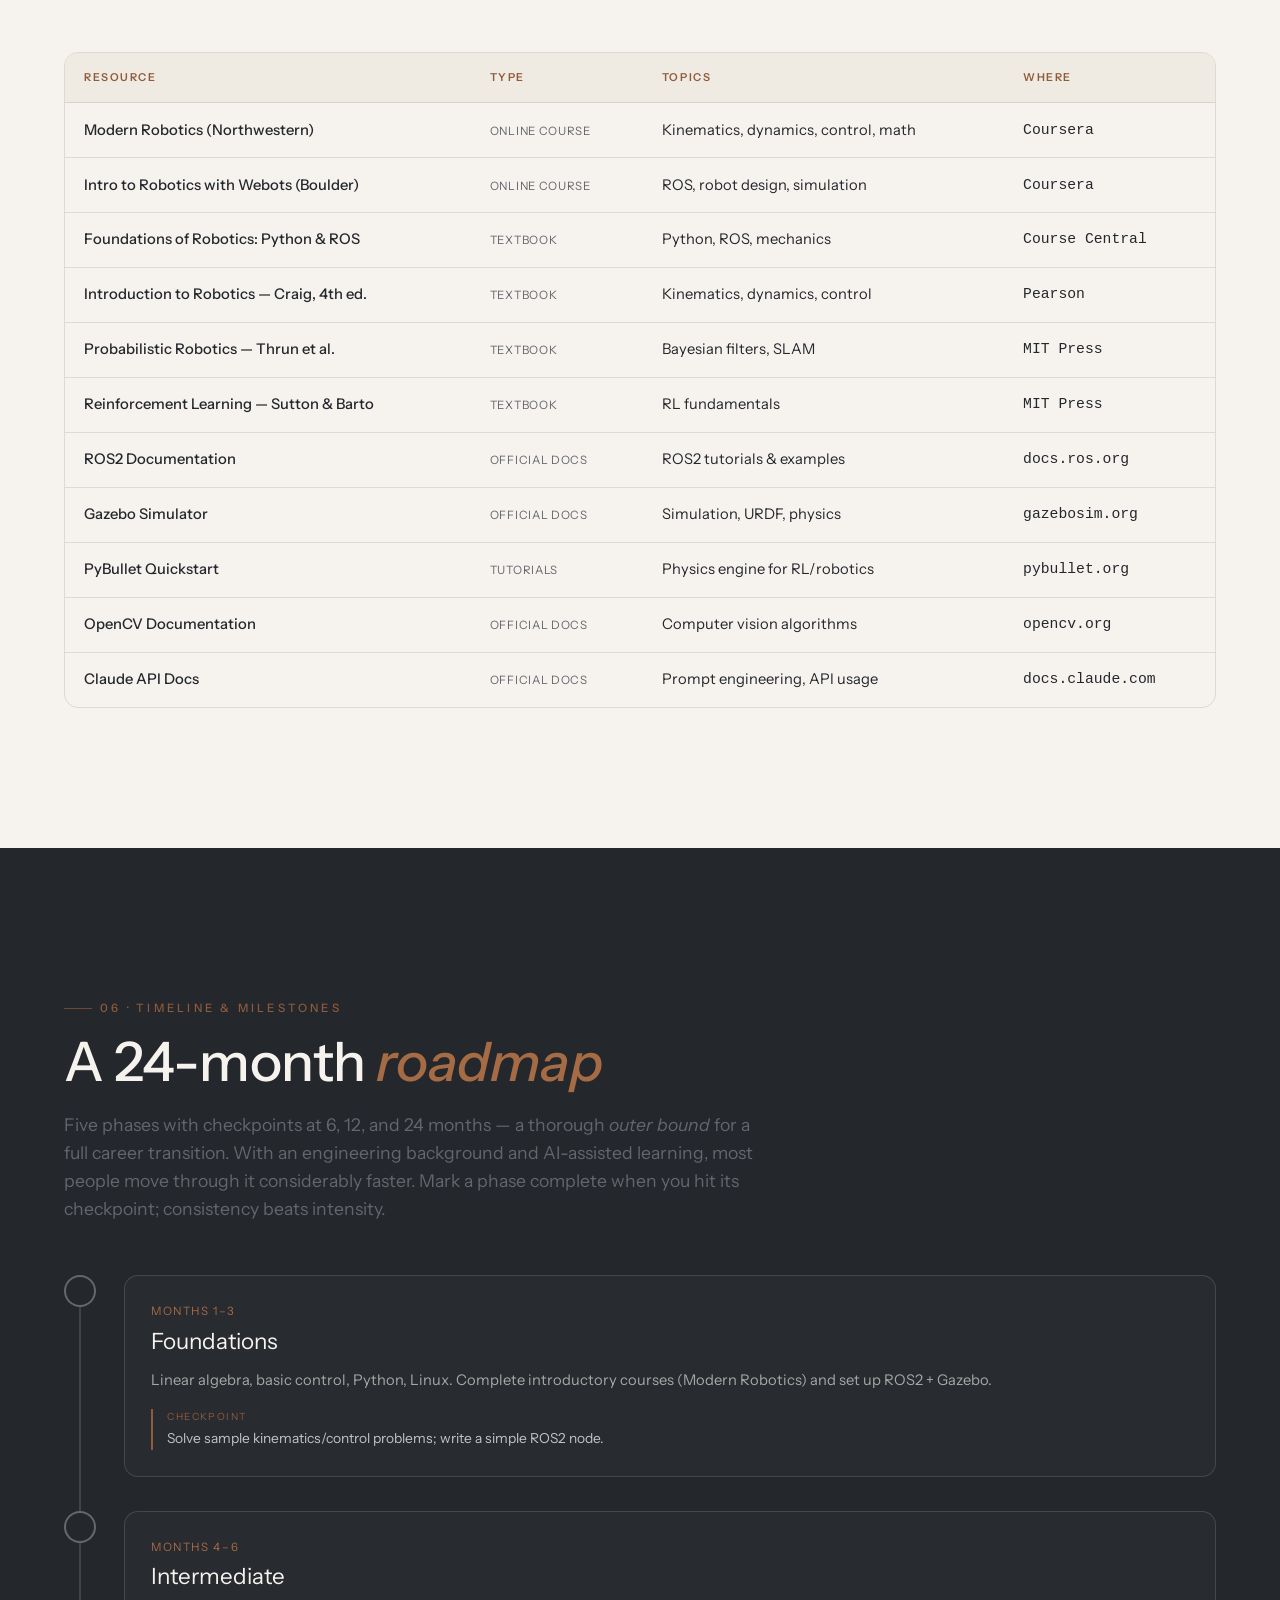
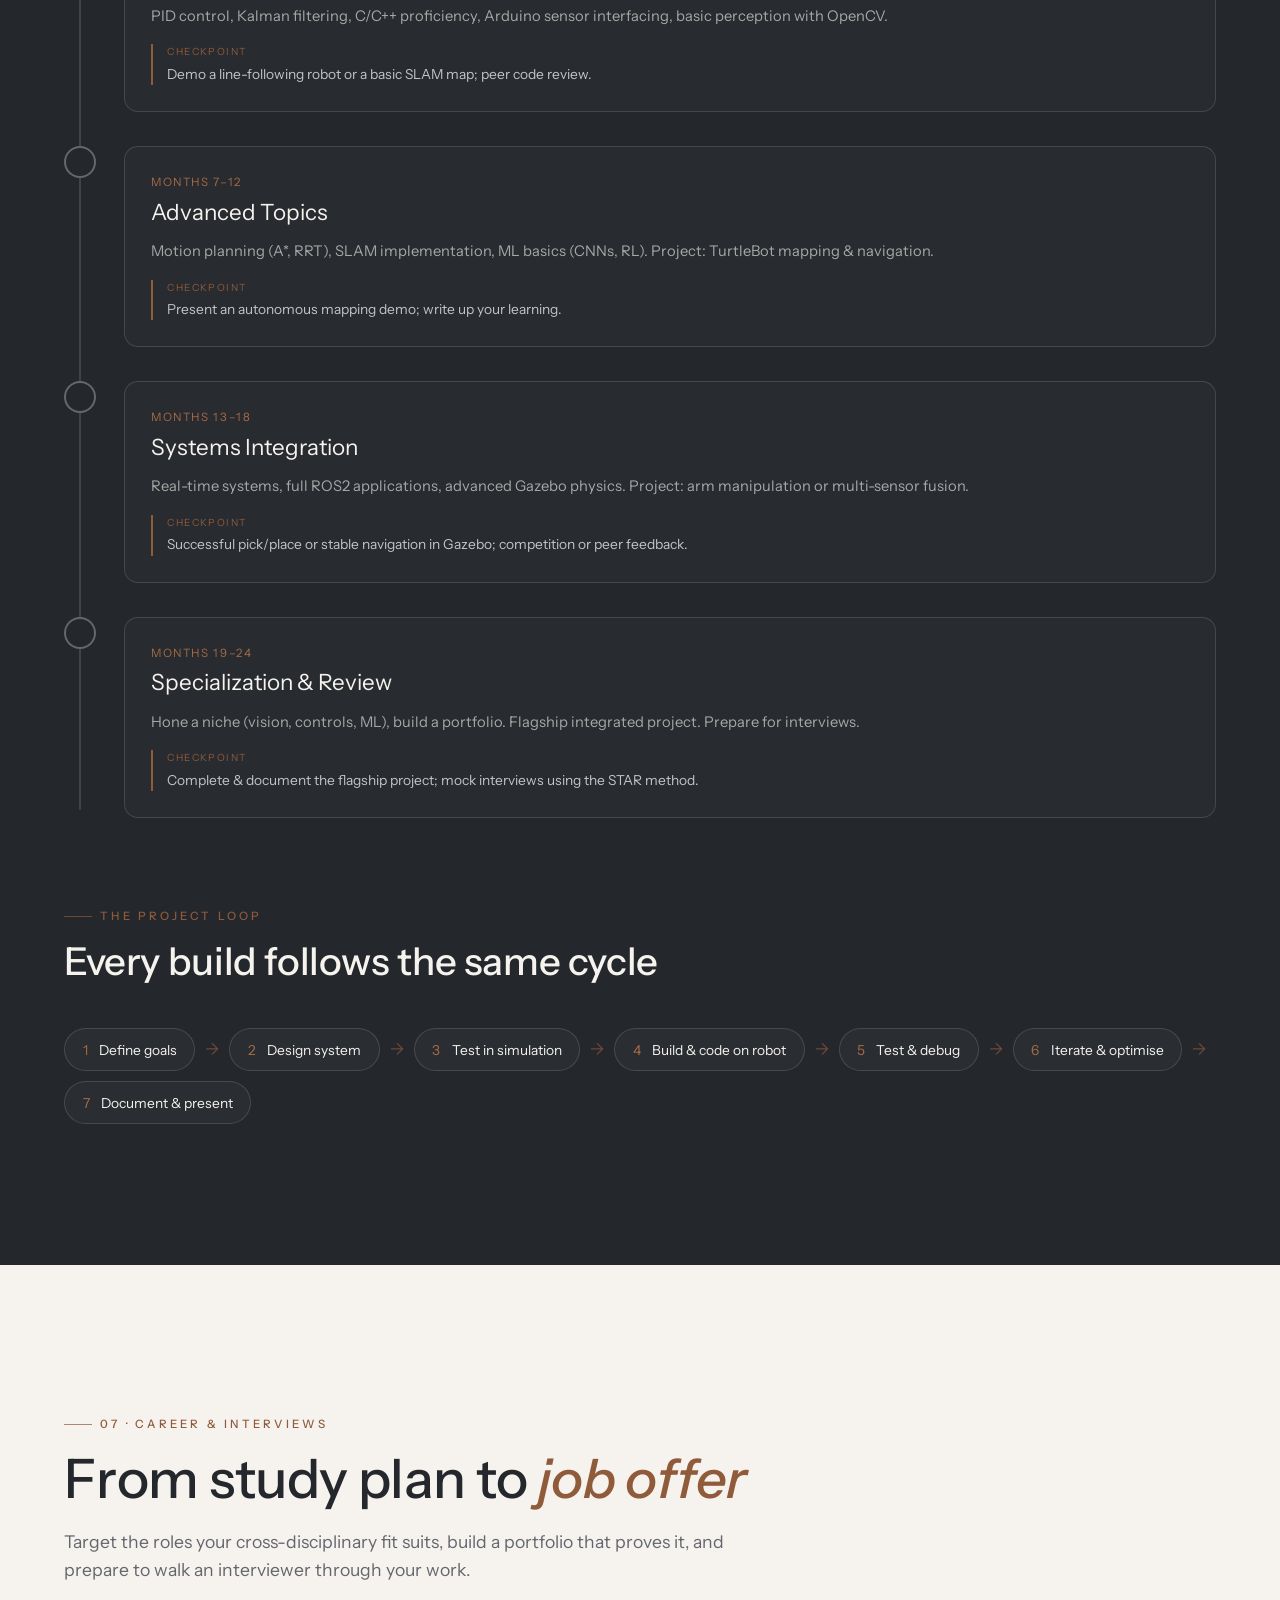
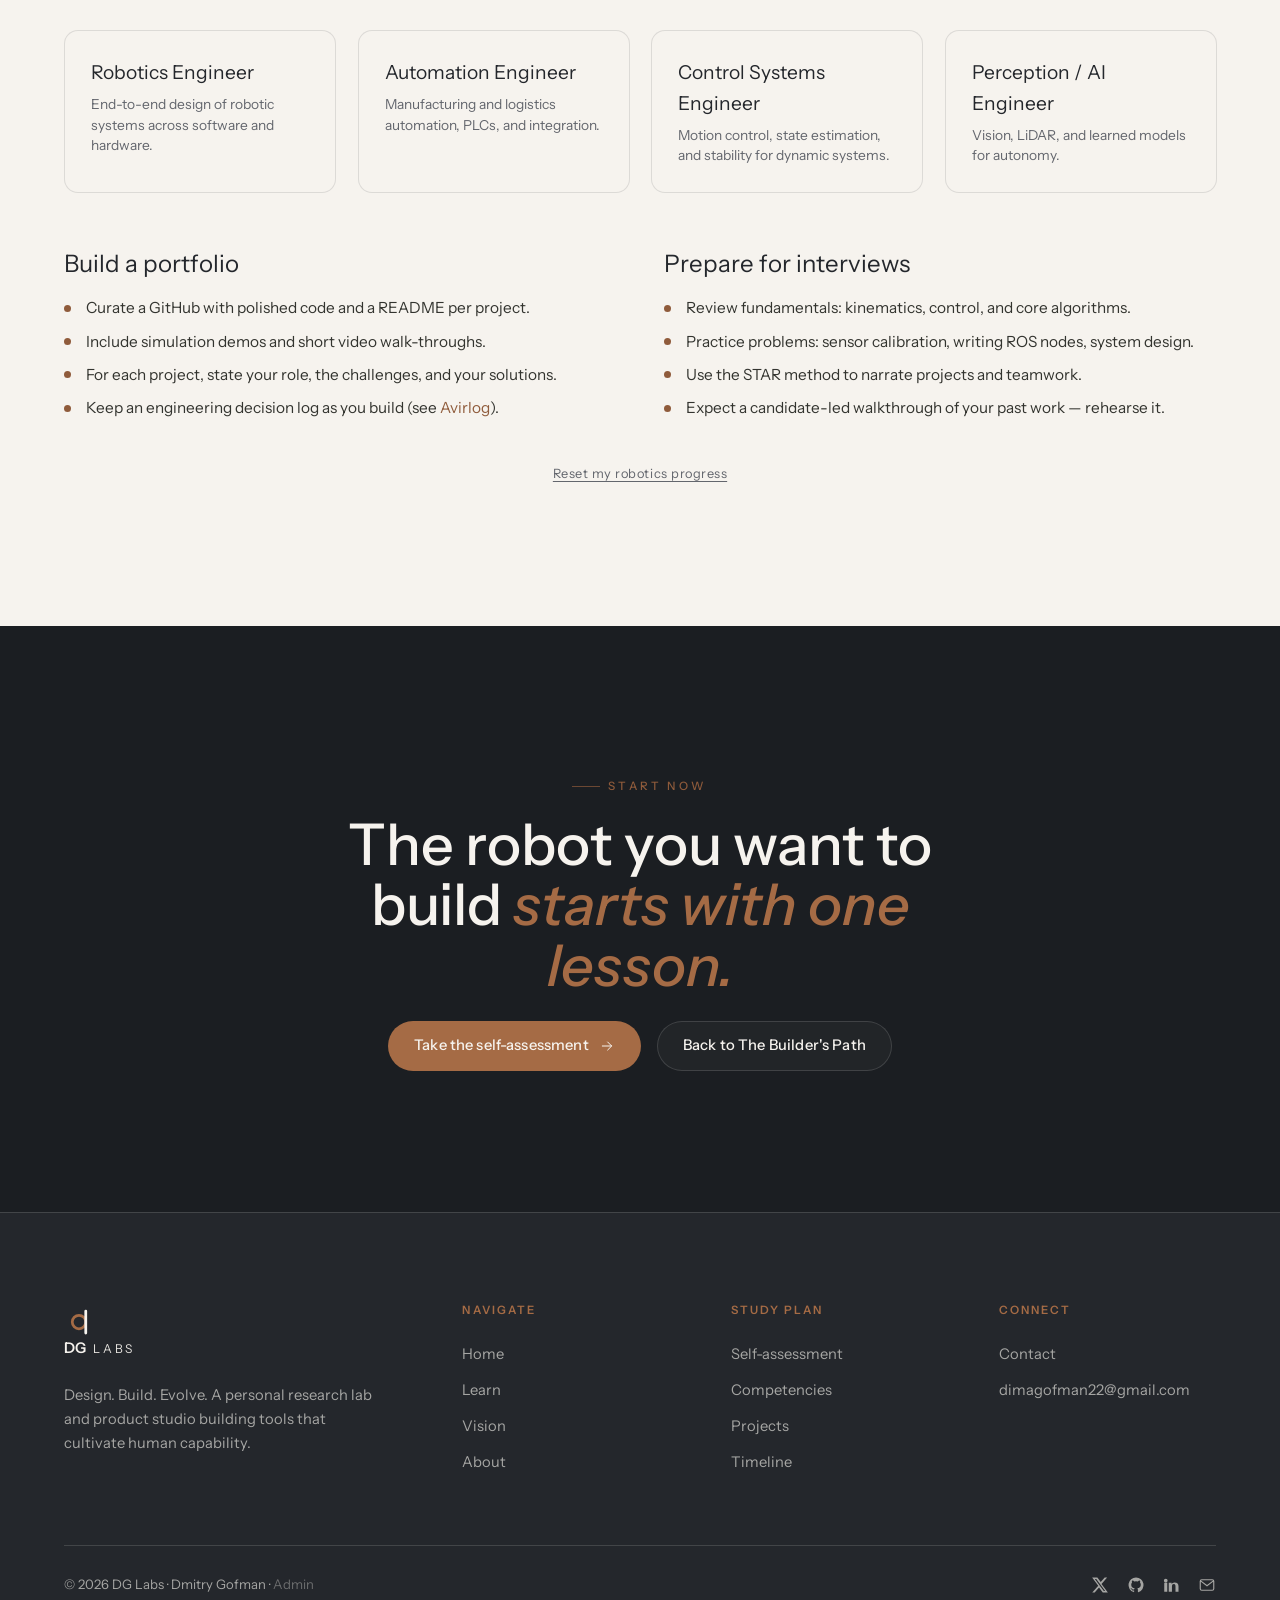
<file: robotics.html>
<!DOCTYPE html>
<html lang="en">
<head>
<meta charset="UTF-8" />
<meta name="viewport" content="width=device-width, initial-scale=1" />
<title>Robotics Study Plan — DG Labs</title>
<meta name="description" content="An interactive, personalized robotics study plan: self-assessment with gap analysis, a core-competency curriculum with a study-time calculator, hands-on projects, a 24-month roadmap, and career prep." />
<meta name="theme-color" content="#1B1E22" />
<meta property="og:title" content="Robotics Study Plan — DG Labs" />
<meta property="og:description" content="Interactive personalized robotics study plan: self-assessment, competencies, projects, a 24-month roadmap, and career prep." />
<meta property="og:type" content="website" />
<link rel="preconnect" href="https://fonts.googleapis.com" />
<link rel="preconnect" href="https://fonts.gstatic.com" crossorigin />
<link href="https://fonts.googleapis.com/css2?family=Instrument+Sans:ital,wght@0,400..700;1,400..700&display=swap" rel="stylesheet" />
<link rel="stylesheet" href="assets/css/style.css" />
<link rel="stylesheet" href="assets/css/learn.css" />
<link rel="stylesheet" href="assets/css/robotics.css" />
<link rel="icon" href="data:image/svg+xml,%3Csvg xmlns='http://www.w3.org/2000/svg' viewBox='0 0 120 120'%3E%3Crect width='120' height='120' rx='27' fill='%231B1E22'/%3E%3Cg fill='none' stroke-linecap='round'%3E%3Ccircle cx='60' cy='60' r='27' stroke='%23A56B45' stroke-width='11'/%3E%3Cline x1='87' y1='16' x2='87' y2='104' stroke='%23F6F3EE' stroke-width='11'/%3E%3C/g%3E%3C/svg%3E" />
<link rel="manifest" href="manifest.webmanifest" />
<link rel="apple-touch-icon" href="assets/img/icon-180.png" />
</head>
<body>

<!-- NAV -->
<nav class="nav" aria-label="Primary">
  <div class="wrap nav-inner">
    <a class="brand" href="index.html" aria-label="DG Labs home">
      <svg class="mark" aria-hidden="true"><use href="assets/icons.svg#i-mark"/></svg>
      <span>DG<span class="wm-labs">LABS</span></span>
    </a>
    <ul class="nav-links">
      <li><a href="index.html">Home</a></li>
      <li><a href="projects.html">Projects</a></li>
      <li><a href="learn.html" class="active">Learn</a></li>
      <li><a href="vision.html">Vision</a></li>
      <li><a href="about.html">About</a></li>
      <li><a href="journal.html">Journal</a></li>
    </ul>
    <a href="contact.html" class="btn btn-ghost-light nav-cta">Contact</a>
    <button class="nav-toggle" aria-label="Open menu" aria-expanded="false" aria-controls="mobile-menu"><span></span><span></span></button>
  </div>
</nav>
<div class="mobile-menu" id="mobile-menu">
  <a href="index.html">Home</a><a href="projects.html">Projects</a><a href="learn.html">Learn</a><a href="vision.html">Vision</a>
  <a href="about.html">About</a><a href="journal.html">Journal</a><a href="contact.html">Contact</a>
  <p class="mm-foot">Design. Build. Evolve.</p>
</div>

<!-- HERO -->
<header class="page-hero">
  <div class="hero-glow" aria-hidden="true"></div>
  <svg class="hero-rings" viewBox="0 0 760 760" aria-hidden="true" fill="none" stroke="#A56B45" style="opacity:0.35">
    <circle cx="380" cy="380" r="360" opacity="0.10"/>
    <circle cx="380" cy="380" r="260" opacity="0.14"/>
    <circle cx="380" cy="380" r="160" opacity="0.20"/>
  </svg>
  <div class="wrap">
    <p style="margin-bottom:0.9rem"><a href="learn.html" style="color:var(--text-muted-light);font-size:0.82rem;letter-spacing:0.06em">← Learn hub</a></p>
    <span class="eyebrow">Learn · Robotics Study Plan</span>
    <h1>A personalized path to <em>robotics</em> mastery</h1>
    <p class="lede">A complete, interactive study plan — assess your gaps, work through the core competencies with a study-time calculator, build five hands-on projects, and follow a 24-month roadmap toward a robotics career. Your progress is saved on this device.</p>
    <div class="learn-hero-meta">
      <div class="progress-pill" title="Competencies, projects and roadmap phases completed">
        <span class="pp-label">Plan progress</span>
        <svg class="r-progress-ring" viewBox="0 0 38 38" aria-hidden="true">
          <circle class="track" cx="19" cy="19" r="16" fill="none" stroke-width="3"/>
          <circle class="bar" cx="19" cy="19" r="16" fill="none" stroke-width="3" stroke-dasharray="100" stroke-dashoffset="100"/>
        </svg>
        <span class="pp-pct" id="robotics-hero-pct">0%</span>
      </div>
      <p class="hero-quote">Adapt the schedule to your pace — the plan is a compass, not a cage.</p>
    </div>
  </div>
</header>

<main class="light" data-nav-light>

<!-- OVERVIEW -->
<section class="section" style="padding-bottom:clamp(28px,4vw,44px)">
  <div class="wrap">
    <div class="section-head">
      <span class="eyebrow reveal">The approach</span>
      <h2 class="reveal d1">Assess, learn, build, <em>then get hired.</em></h2>
      <p class="reveal d2 r-lead">This plan turns the path into robotics from a vague ambition into a measurable system: audit your competencies against the field, prioritise the gaps, study the fundamentals in order, prove them with projects, and track milestones at 6, 12, and 24 months — using Claude Code to accelerate the coding throughout.</p>
    </div>
  </div>
</section>

<!-- 1. SELF-ASSESSMENT -->
<section class="section" id="assessment" style="padding-top:0">
  <div class="wrap">
    <div class="section-head">
      <span class="eyebrow reveal">01 · Skills Mapping</span>
      <h2 class="reveal d1">Self-assessment &amp; <em>gap analysis</em></h2>
      <p class="reveal d2 r-lead">Rate your current level in each robotics domain. As you do, your readiness score updates and the highest-priority gaps — weighted by how foundational each area is — rise to the top.</p>
    </div>

    <div class="audit-wrap">
      <div class="audit-grid reveal" id="audit-grid"></div>
      <aside class="readiness reveal d1">
        <h3>Your readiness</h3>
        <div class="r-verdict" id="readiness-verdict">Rate yourself to begin</div>
        <div class="r-score"><span class="lab">Overall</span><b id="readiness-pct">0%</b></div>
        <div class="r-meter"><span id="readiness-bar"></span></div>
        <div class="gaps-title">Prioritised focus areas</div>
        <div id="gap-list"></div>
      </aside>
    </div>
  </div>
</section>

<!-- 2. CORE COMPETENCIES -->
<section class="section light" id="competencies" style="padding-top:0">
  <div class="wrap">
    <div class="section-head">
      <span class="eyebrow reveal">02 · Core Concepts</span>
      <h2 class="reveal d1">The competency curriculum</h2>
      <p class="reveal d2 r-lead">Fourteen core topics in order of foundational importance — each with a realistic <em>focused-hours</em> estimate to reach project-ready competence, working alongside Claude Code rather than from scratch. These are practical working hours, not an academic degree. Check them off as you go; the calculator turns the remaining hours into a timeline from your weekly hours.</p>
    </div>

    <div class="comp-toolbar">
      <div class="comp-prog-card reveal">
        <h3>Curriculum progress</h3>
        <div class="cp-count" id="comp-progress-count">0 / 14 topics</div>
        <div class="cp-meter"><span id="comp-progress-bar"></span></div>
      </div>
      <div class="calc-card reveal d1">
        <h3>Study-time calculator</h3>
        <div class="calc-input">
          <label for="calc-hours">I can study</label>
          <input type="number" id="calc-hours" value="10" min="1" max="80" /> <label>hours / week</label>
        </div>
        <div id="calc-output"></div>
      </div>
    </div>

    <div class="competency-list" id="competency-list"></div>
  </div>
</section>

<!-- 3. CODING & AI TOOLS -->
<section class="section philosophy" id="coding">
  <div class="wrap">
    <div class="section-head">
      <span class="eyebrow reveal">03 · Coding &amp; AI Tools</span>
      <h2 class="reveal d1">The languages, and a <em>force multiplier</em></h2>
      <p class="reveal d2 r-lead">Python and C/C++ are the most-used languages in robotics. Pair them with disciplined ROS2 development and real-time programming — and use Claude to generate boilerplate, tests, and documentation so you spend your time on the hard parts.</p>
    </div>

    <div class="coding-grid">
      <div class="coding-cell reveal">
        <svg aria-hidden="true"><use href="assets/icons.svg#i-terminal"/></svg>
        <h4>Python &amp; C/C++</h4>
        <p>Python for high-level logic and ML; C/C++ for real-time and embedded control code.</p>
      </div>
      <div class="coding-cell reveal d1">
        <svg aria-hidden="true"><use href="assets/icons.svg#i-robot"/></svg>
        <h4>ROS2 Development</h4>
        <p>Write nodes and services in C++ and Python; build with colcon; communicate over DDS middleware.</p>
      </div>
      <div class="coding-cell reveal d2">
        <svg aria-hidden="true"><use href="assets/icons.svg#i-chip"/></svg>
        <h4>Real-Time Programming</h4>
        <p>FreeRTOS / RT Linux, multithreading, and deterministic timing for stable control loops.</p>
      </div>
      <div class="coding-cell reveal d3">
        <svg aria-hidden="true"><use href="assets/icons.svg#i-spark"/></svg>
        <h4>Claude &amp; AI Tools</h4>
        <p>Be explicit and structure instructions as steps. Use AI for boilerplate, test generation, and docs.</p>
      </div>
    </div>

    <div class="code-card reveal">
      <div class="cc-bar">
        <span class="term-dot r"></span><span class="term-dot y"></span><span class="term-dot g"></span>
        <span class="cc-title">generate_node.py — Claude as a coding co-pilot</span>
      </div>
<pre><span class="k">from</span> anthropic <span class="k">import</span> Anthropic

client = <span class="f">Anthropic</span>(api_key=<span class="s">"YOUR_API_KEY"</span>)

<span class="c"># Prompt Claude to generate a ROS2 node for LiDAR obstacle detection</span>
resp = client.messages.<span class="f">create</span>(
    model=<span class="s">"claude-sonnet-4-6"</span>,   <span class="c"># use a current, capable model</span>
    max_tokens=<span class="s">1024</span>,
    messages=[{<span class="s">"role"</span>: <span class="s">"user"</span>, <span class="s">"content"</span>:
        <span class="s">"Generate a Python ROS2 node that subscribes to '/scan' "</span>
        <span class="s">"and publishes the nearest obstacle distance. Comment every line."</span>}],
)
<span class="f">print</span>(resp.content)</pre>
    </div>
  </div>
</section>

<!-- 4. PROJECTS -->
<section class="section light" id="projects">
  <div class="wrap">
    <div class="section-head">
      <span class="eyebrow reveal">04 · Hands-on Projects</span>
      <h2 class="reveal d1">Prove it by <em>building</em></h2>
      <p class="reveal d2 r-lead">Five projects ordered by difficulty and impact. Each lists concrete deliverables and a component list — start at the top and let the difficulty climb with your skill. Tick a project when it runs.</p>
    </div>
    <div class="project-list" id="project-list"></div>
  </div>
</section>

<!-- 5. RESOURCES -->
<section class="section light" id="resources" style="padding-top:0">
  <div class="wrap">
    <div class="section-head">
      <span class="eyebrow reveal">05 · Resources</span>
      <h2 class="reveal d1">Authoritative sources</h2>
      <p class="reveal d2 r-lead">University courses, the canonical textbooks, and the official docs you'll return to again and again.</p>
    </div>
    <div class="res-table-wrap reveal">
      <table class="res-table">
        <thead><tr><th>Resource</th><th>Type</th><th>Topics</th><th>Where</th></tr></thead>
        <tbody id="res-body"></tbody>
      </table>
    </div>
  </div>
</section>

<!-- 6. TIMELINE -->
<section class="section philosophy" id="timeline">
  <div class="wrap">
    <div class="section-head">
      <span class="eyebrow reveal">06 · Timeline &amp; Milestones</span>
      <h2 class="reveal d1">A 24-month <em>roadmap</em></h2>
      <p class="reveal d2 r-lead">Five phases with checkpoints at 6, 12, and 24 months — a thorough <em>outer bound</em> for a full career transition. With an engineering background and AI-assisted learning, most people move through it considerably faster. Mark a phase complete when you hit its checkpoint; consistency beats intensity.</p>
    </div>
    <div class="timeline-list" id="timeline-list"></div>

    <div class="section-head" style="margin-top:clamp(48px,7vw,80px)">
      <span class="eyebrow reveal">The project loop</span>
      <h2 class="reveal d1" style="font-size:clamp(1.6rem,3.4vw,2.4rem)">Every build follows the same cycle</h2>
    </div>
    <div class="workflow reveal">
      <div class="wf-step"><span class="wf-n">1</span> Define goals</div>
      <span class="wf-arrow">→</span>
      <div class="wf-step"><span class="wf-n">2</span> Design system</div>
      <span class="wf-arrow">→</span>
      <div class="wf-step"><span class="wf-n">3</span> Test in simulation</div>
      <span class="wf-arrow">→</span>
      <div class="wf-step"><span class="wf-n">4</span> Build &amp; code on robot</div>
      <span class="wf-arrow">→</span>
      <div class="wf-step"><span class="wf-n">5</span> Test &amp; debug</div>
      <span class="wf-arrow">→</span>
      <div class="wf-step"><span class="wf-n">6</span> Iterate &amp; optimise</div>
      <span class="wf-arrow">→</span>
      <div class="wf-step"><span class="wf-n">7</span> Document &amp; present</div>
    </div>
  </div>
</section>

<!-- 7. CAREER -->
<section class="section light" id="career">
  <div class="wrap">
    <div class="section-head">
      <span class="eyebrow reveal">07 · Career &amp; Interviews</span>
      <h2 class="reveal d1">From study plan to <em>job offer</em></h2>
      <p class="reveal d2 r-lead">Target the roles your cross-disciplinary fit suits, build a portfolio that proves it, and prepare to walk an interviewer through your work.</p>
    </div>

    <div class="roles-grid">
      <div class="role-card reveal"><h4>Robotics Engineer</h4><p>End-to-end design of robotic systems across software and hardware.</p></div>
      <div class="role-card reveal d1"><h4>Automation Engineer</h4><p>Manufacturing and logistics automation, PLCs, and integration.</p></div>
      <div class="role-card reveal d2"><h4>Control Systems Engineer</h4><p>Motion control, state estimation, and stability for dynamic systems.</p></div>
      <div class="role-card reveal d3"><h4>Perception / AI Engineer</h4><p>Vision, LiDAR, and learned models for autonomy.</p></div>
    </div>

    <div class="career-cols">
      <div class="reveal">
        <h3>Build a portfolio</h3>
        <ul>
          <li>Curate a GitHub with polished code and a README per project.</li>
          <li>Include simulation demos and short video walk-throughs.</li>
          <li>For each project, state your role, the challenges, and your solutions.</li>
          <li>Keep an engineering decision log as you build (see <a href="projects.html#avirlog" style="color:var(--bronze)">Avirlog</a>).</li>
        </ul>
      </div>
      <div class="reveal d1">
        <h3>Prepare for interviews</h3>
        <ul>
          <li>Review fundamentals: kinematics, control, and core algorithms.</li>
          <li>Practice problems: sensor calibration, writing ROS nodes, system design.</li>
          <li>Use the STAR method to narrate projects and teamwork.</li>
          <li>Expect a candidate-led walkthrough of your past work — rehearse it.</li>
        </ul>
      </div>
    </div>

    <div class="reset-row">
      <button class="reset-btn" id="reset-robotics">Reset my robotics progress</button>
    </div>
  </div>
</section>

<!-- CTA -->
<section class="section cta-strip">
  <div class="wrap">
    <span class="eyebrow reveal" style="justify-content:center">Start now</span>
    <h2 class="reveal d1">The robot you want to build <em>starts with one lesson.</em></h2>
    <div class="actions reveal d2">
      <a href="#assessment" class="btn btn-gold">Take the self-assessment <svg aria-hidden="true"><use href="assets/icons.svg#i-arrow"/></svg></a>
      <a href="learn.html" class="btn btn-ghost-light">Back to The Builder's Path</a>
    </div>
  </div>
</section>

<!-- FOOTER -->
<footer class="footer">
  <div class="wrap">
    <div class="footer-top">
      <div class="footer-col footer-brand-col">
        <a class="brand" href="index.html"><svg class="mark" aria-hidden="true"><use href="assets/icons.svg#i-mark"/></svg><span>DG<span class="wm-labs">LABS</span></span></a>
        <p class="footer-blurb">Design. Build. Evolve. A personal research lab and product studio building tools that cultivate human capability.</p>
      </div>
      <div class="footer-col"><h4>Navigate</h4><a href="index.html">Home</a><a href="learn.html">Learn</a><a href="vision.html">Vision</a><a href="about.html">About</a></div>
      <div class="footer-col"><h4>Study Plan</h4><a href="robotics.html#assessment">Self-assessment</a><a href="robotics.html#competencies">Competencies</a><a href="robotics.html#projects">Projects</a><a href="robotics.html#timeline">Timeline</a></div>
      <div class="footer-col"><h4>Connect</h4><a href="contact.html">Contact</a><a href="mailto:dimagofman22@gmail.com">dimagofman22@gmail.com</a></div>
    </div>
    <div class="footer-bottom">
      <span>© <span id="year">2026</span> DG Labs · Dmitry Gofman · <a href="admin.html" style="opacity:0.55">Admin</a></span>
      <div class="socials">
        <a href="#" aria-label="X / Twitter"><svg aria-hidden="true"><use href="assets/icons.svg#i-x"/></svg></a>
        <a href="#" aria-label="GitHub"><svg aria-hidden="true"><use href="assets/icons.svg#i-github"/></svg></a>
        <a href="#" aria-label="LinkedIn"><svg aria-hidden="true"><use href="assets/icons.svg#i-linkedin"/></svg></a>
        <a href="mailto:dimagofman22@gmail.com" aria-label="Email"><svg aria-hidden="true"><use href="assets/icons.svg#i-mail"/></svg></a>
      </div>
    </div>
  </div>
</footer>

<script src="assets/js/main.js" defer></script>
<script src="assets/js/robotics.js" defer></script>
</body>
</html>
</file>
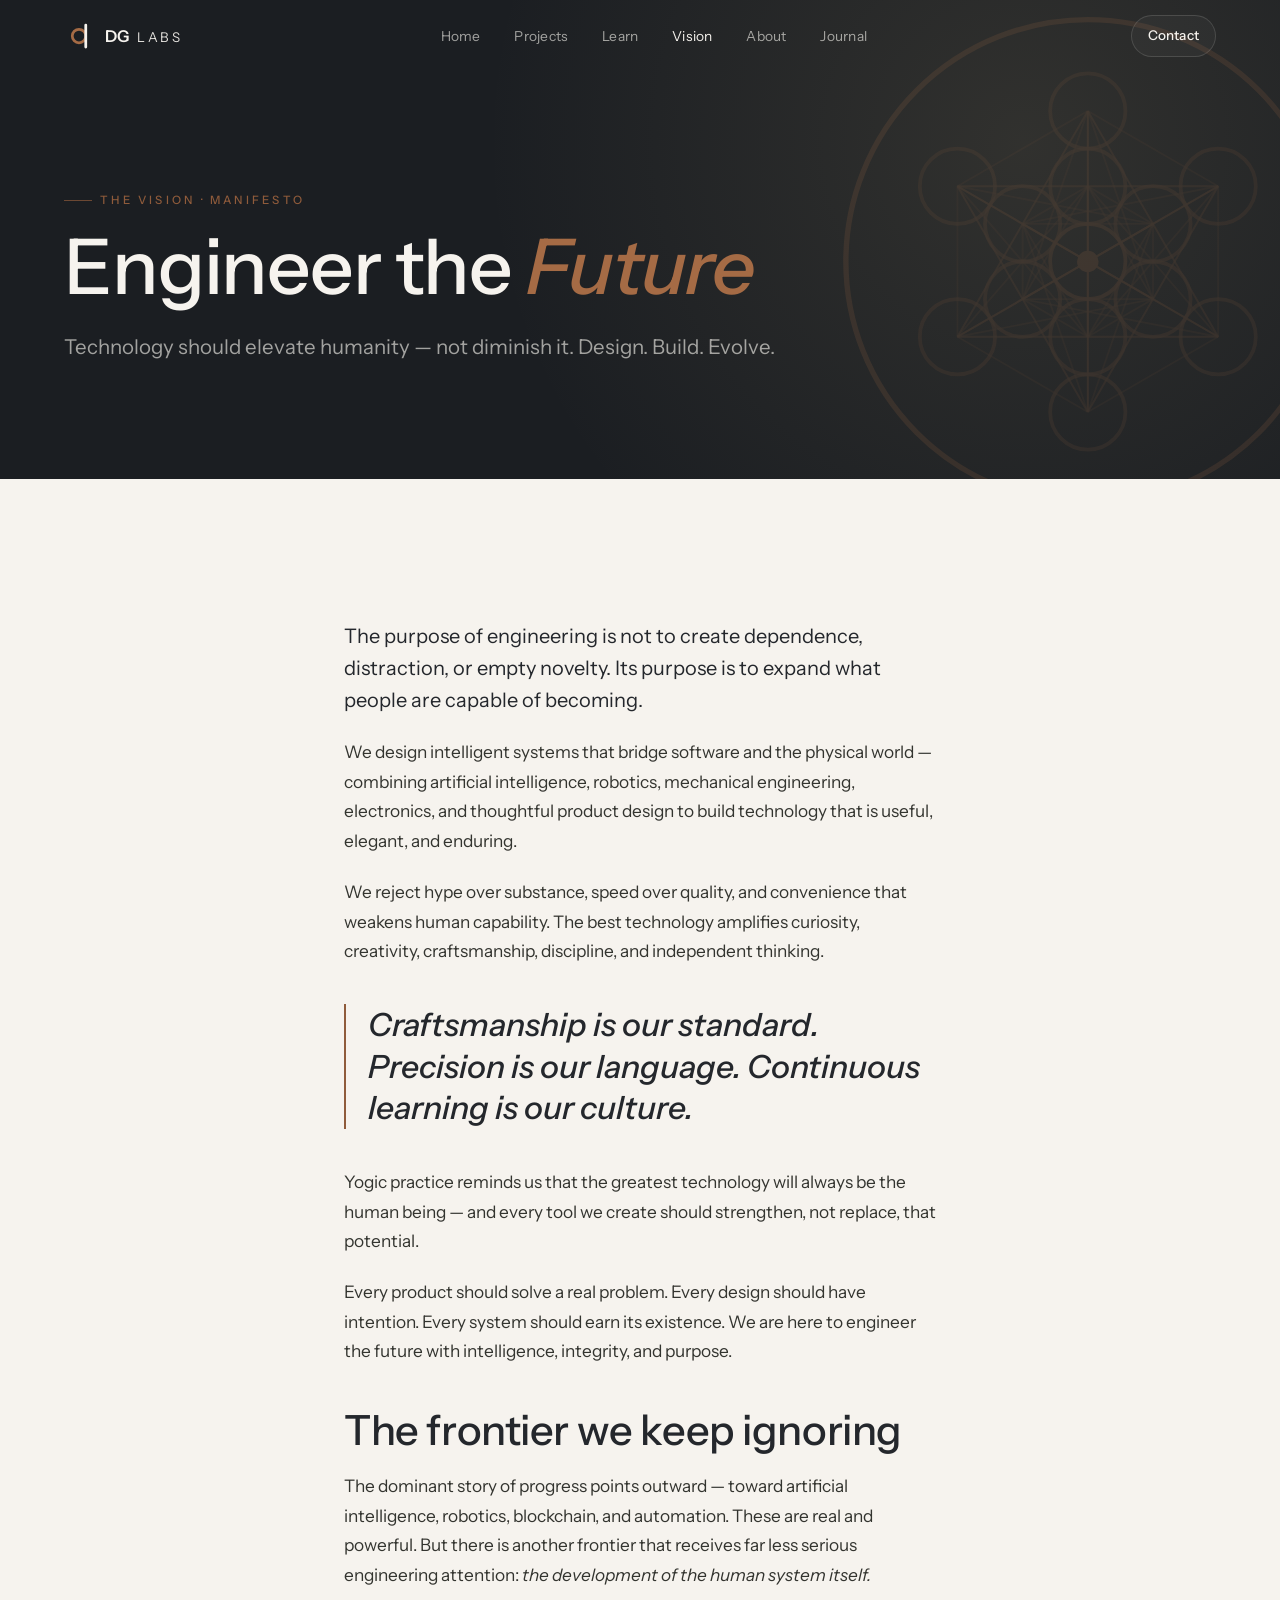
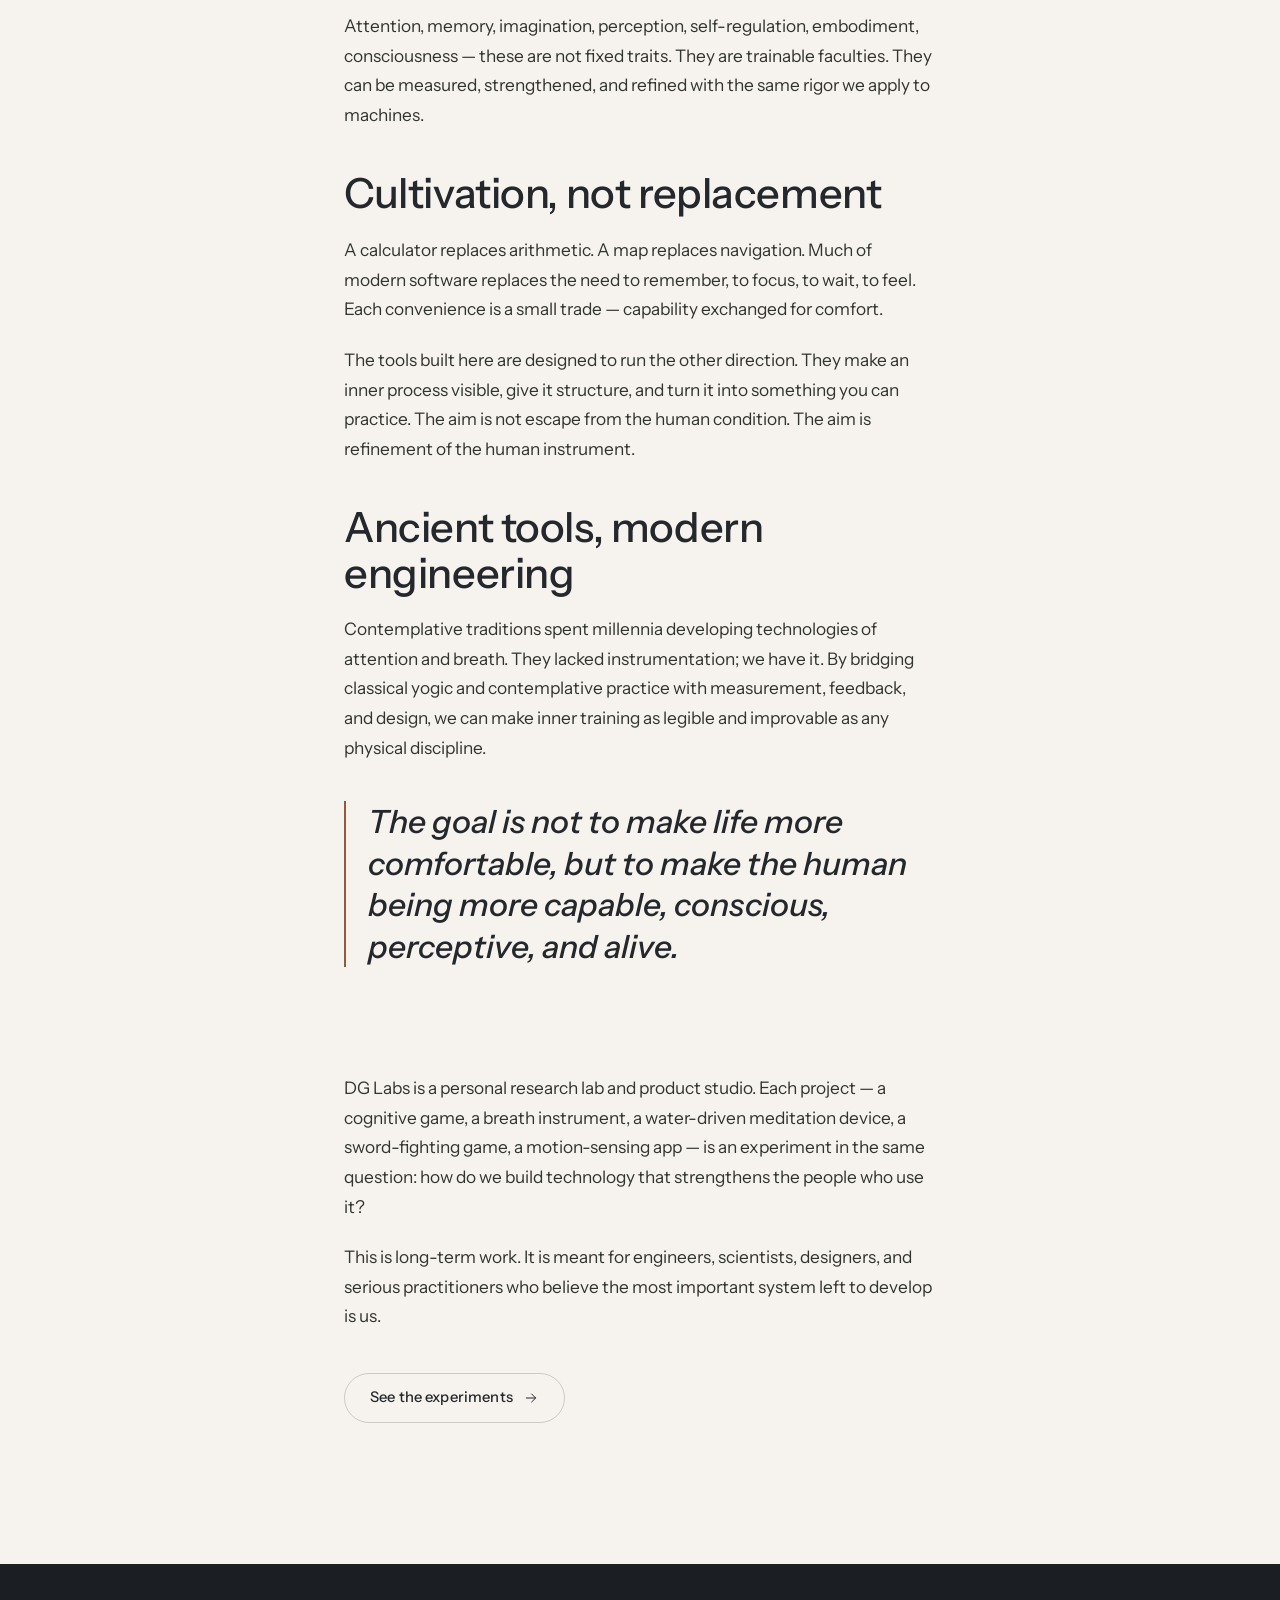
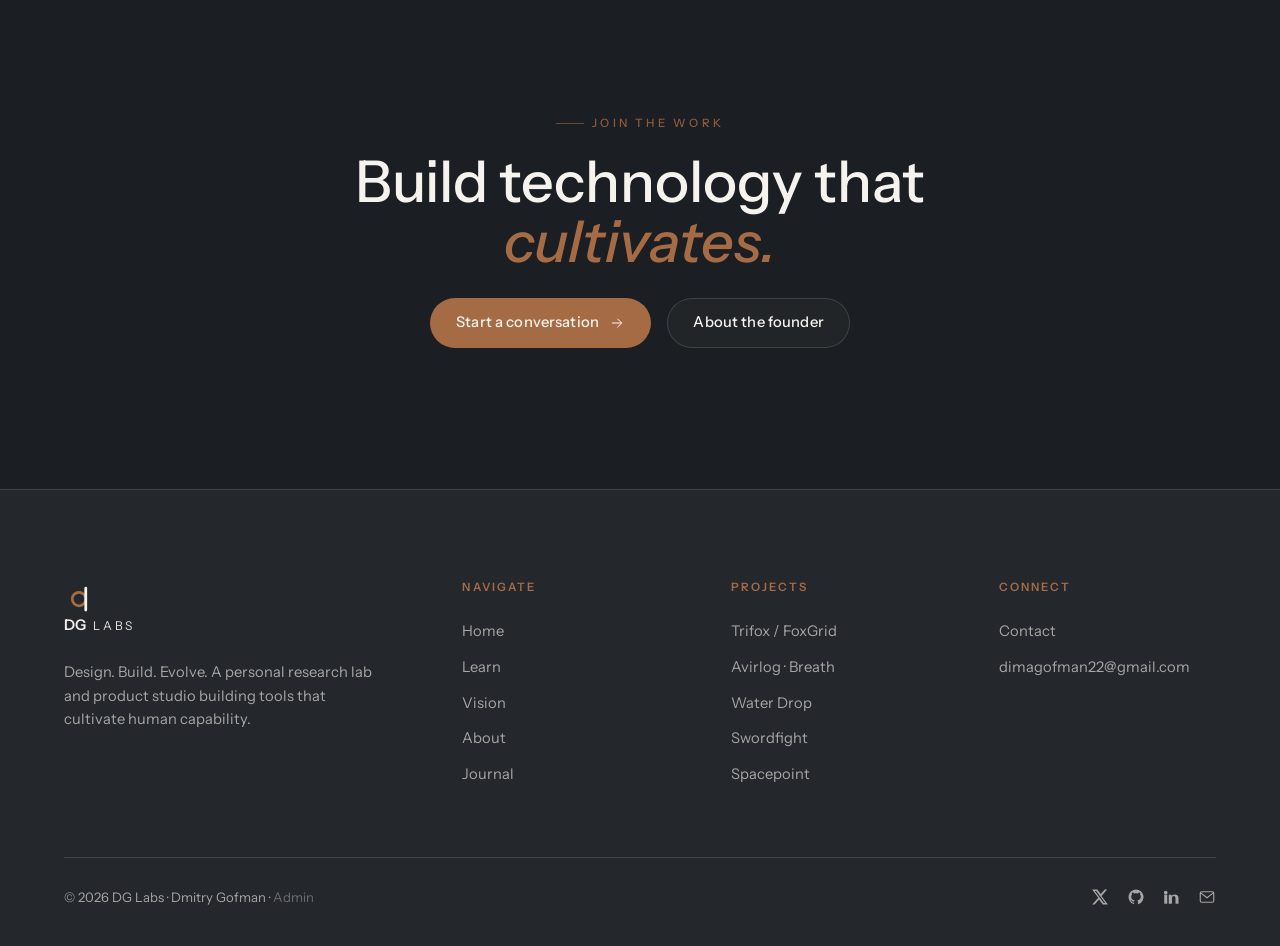
<file: vision.html>
<!DOCTYPE html>
<html lang="en">
<head>
<meta charset="UTF-8" />
<meta name="viewport" content="width=device-width, initial-scale=1" />
<title>Vision — DG Labs</title>
<meta name="description" content="A manifesto on technology for human evolution: cultivating capability rather than replacing it." />
<meta name="theme-color" content="#1B1E22" />
<link rel="preconnect" href="https://fonts.googleapis.com" />
<link rel="preconnect" href="https://fonts.gstatic.com" crossorigin />
<link href="https://fonts.googleapis.com/css2?family=Instrument+Sans:ital,wght@0,400..700;1,400..700&display=swap" rel="stylesheet" />
<link rel="stylesheet" href="assets/css/style.css" />
<link rel="icon" href="data:image/svg+xml,%3Csvg xmlns='http://www.w3.org/2000/svg' viewBox='0 0 120 120'%3E%3Crect width='120' height='120' rx='27' fill='%231B1E22'/%3E%3Cg fill='none' stroke-linecap='round'%3E%3Ccircle cx='60' cy='60' r='27' stroke='%23A56B45' stroke-width='11'/%3E%3Cline x1='87' y1='16' x2='87' y2='104' stroke='%23F6F3EE' stroke-width='11'/%3E%3C/g%3E%3C/svg%3E" />
<link rel="manifest" href="manifest.webmanifest" />
<link rel="apple-touch-icon" href="assets/img/icon-180.png" />
</head>
<body>

<nav class="nav" aria-label="Primary">
  <div class="wrap nav-inner">
    <a class="brand" href="index.html" aria-label="DG Labs home"><svg class="mark" aria-hidden="true"><use href="assets/icons.svg#i-mark"/></svg><span>DG<span class="wm-labs">LABS</span></span></a>
    <ul class="nav-links">
      <li><a href="index.html">Home</a></li>
      <li><a href="projects.html">Projects</a></li>
      <li><a href="learn.html">Learn</a></li>
      <li><a href="vision.html" class="active">Vision</a></li>
      <li><a href="about.html">About</a></li>
      <li><a href="journal.html">Journal</a></li>
    </ul>
    <a href="contact.html" class="btn btn-ghost-light nav-cta">Contact</a>
    <button class="nav-toggle" aria-label="Open menu" aria-expanded="false" aria-controls="mobile-menu"><span></span><span></span></button>
  </div>
</nav>
<div class="mobile-menu" id="mobile-menu">
  <a href="index.html">Home</a><a href="projects.html">Projects</a><a href="learn.html">Learn</a><a href="vision.html">Vision</a>
  <a href="about.html">About</a><a href="journal.html">Journal</a><a href="contact.html">Contact</a>
  <p class="mm-foot">Design. Build. Evolve.</p>
</div>

<header class="page-hero">
  <div class="hero-glow" aria-hidden="true"></div>
  <svg class="hero-orn" viewBox="0 0 200 200" aria-hidden="true"><use href="assets/icons.svg#i-metatron"/></svg>
  <div class="wrap">
    <span class="eyebrow">The Vision · Manifesto</span>
    <h1>Engineer the <em>Future</em></h1>
    <p class="lede">Technology should elevate humanity — not diminish it. Design. Build. Evolve.</p>
  </div>
</header>

<main class="light" data-nav-light>
<article class="section">
  <div class="wrap prose">
    <p class="lead reveal">The purpose of engineering is not to create dependence, distraction, or empty novelty. Its purpose is to expand what people are capable of becoming.</p>
    <p class="reveal">We design intelligent systems that bridge software and the physical world — combining artificial intelligence, robotics, mechanical engineering, electronics, and thoughtful product design to build technology that is useful, elegant, and enduring.</p>
    <p class="reveal">We reject hype over substance, speed over quality, and convenience that weakens human capability. The best technology amplifies curiosity, creativity, craftsmanship, discipline, and independent thinking.</p>

    <blockquote class="reveal">Craftsmanship is our standard. Precision is our language. Continuous learning is our culture.</blockquote>

    <p class="reveal">Yogic practice reminds us that the greatest technology will always be the human being — and every tool we create should strengthen, not replace, that potential.</p>
    <p class="reveal">Every product should solve a real problem. Every design should have intention. Every system should earn its existence. We are here to engineer the future with intelligence, integrity, and purpose.</p>

    <h2 class="reveal">The frontier we keep ignoring</h2>
    <p class="reveal">The dominant story of progress points outward — toward artificial intelligence, robotics, blockchain, and automation. These are real and powerful. But there is another frontier that receives far less serious engineering attention: <em>the development of the human system itself.</em></p>
    <p class="reveal">Attention, memory, imagination, perception, self-regulation, embodiment, consciousness — these are not fixed traits. They are trainable faculties. They can be measured, strengthened, and refined with the same rigor we apply to machines.</p>

    <h2 class="reveal">Cultivation, not replacement</h2>
    <p class="reveal">A calculator replaces arithmetic. A map replaces navigation. Much of modern software replaces the need to remember, to focus, to wait, to feel. Each convenience is a small trade — capability exchanged for comfort.</p>
    <p class="reveal">The tools built here are designed to run the other direction. They make an inner process visible, give it structure, and turn it into something you can practice. The aim is not escape from the human condition. The aim is refinement of the human instrument.</p>

    <h2 class="reveal">Ancient tools, modern engineering</h2>
    <p class="reveal">Contemplative traditions spent millennia developing technologies of attention and breath. They lacked instrumentation; we have it. By bridging classical yogic and contemplative practice with measurement, feedback, and design, we can make inner training as legible and improvable as any physical discipline.</p>

    <blockquote class="reveal">The goal is not to make life more comfortable, but to make the human being more capable, conscious, perceptive, and alive.</blockquote>

    <h2 class="reveal">A lab, not a brand</h2>
    <p class="reveal">DG Labs is a personal research lab and product studio. Each project — a cognitive game, a breath instrument, a water-driven meditation device, a sword-fighting game, a motion-sensing app — is an experiment in the same question: how do we build technology that strengthens the people who use it?</p>
    <p class="reveal">This is long-term work. It is meant for engineers, scientists, designers, and serious practitioners who believe the most important system left to develop is us.</p>

    <div style="margin-top:2.6rem" class="reveal">
      <a href="projects.html" class="btn btn-ghost-dark">See the experiments <svg aria-hidden="true"><use href="assets/icons.svg#i-arrow"/></svg></a>
    </div>
  </div>
</article>

<section class="section cta-strip">
  <div class="wrap">
    <span class="eyebrow reveal" style="justify-content:center">Join the work</span>
    <h2 class="reveal d1">Build technology that <em>cultivates.</em></h2>
    <div class="actions reveal d2">
      <a href="contact.html" class="btn btn-gold">Start a conversation <svg aria-hidden="true"><use href="assets/icons.svg#i-arrow"/></svg></a>
      <a href="about.html" class="btn btn-ghost-light">About the founder</a>
    </div>
  </div>
</section>
</main>

<footer class="footer">
  <div class="wrap">
    <div class="footer-top">
      <div class="footer-col footer-brand-col">
        <a class="brand" href="index.html"><svg class="mark" aria-hidden="true"><use href="assets/icons.svg#i-mark"/></svg><span>DG<span class="wm-labs">LABS</span></span></a>
        <p class="footer-blurb">Design. Build. Evolve. A personal research lab and product studio building tools that cultivate human capability.</p>
      </div>
      <div class="footer-col"><h4>Navigate</h4><a href="index.html">Home</a><a href="learn.html">Learn</a><a href="vision.html">Vision</a><a href="about.html">About</a><a href="journal.html">Journal</a></div>
      <div class="footer-col"><h4>Projects</h4><a href="projects.html#trifox">Trifox / FoxGrid</a><a href="projects.html#avirlog">Avirlog · Breath</a><a href="projects.html#water">Water Drop</a><a href="projects.html#sword">Swordfight</a><a href="projects.html#spacepoint">Spacepoint</a></div>
      <div class="footer-col"><h4>Connect</h4><a href="contact.html">Contact</a><a href="mailto:dimagofman22@gmail.com">dimagofman22@gmail.com</a></div>
    </div>
    <div class="footer-bottom">
      <span>© <span id="year">2026</span> DG Labs · Dmitry Gofman · <a href="admin.html" style="opacity:0.55">Admin</a></span>
      <div class="socials">
        <a href="#" aria-label="X / Twitter"><svg aria-hidden="true"><use href="assets/icons.svg#i-x"/></svg></a>
        <a href="#" aria-label="GitHub"><svg aria-hidden="true"><use href="assets/icons.svg#i-github"/></svg></a>
        <a href="#" aria-label="LinkedIn"><svg aria-hidden="true"><use href="assets/icons.svg#i-linkedin"/></svg></a>
        <a href="mailto:dimagofman22@gmail.com" aria-label="Email"><svg aria-hidden="true"><use href="assets/icons.svg#i-mail"/></svg></a>
      </div>
    </div>
  </div>
</footer>
<script src="assets/js/main.js" defer></script>
</body>
</html>
</file>
<file: assets/css/style.css>
/* =========================================================================
   DG LABS — Design System
   Design. Build. Evolve.
   ========================================================================= */

/* ----------------------------------------------------------------------- */
/*  Tokens                                                                  */
/* ----------------------------------------------------------------------- */
:root {
  /* Darks — brand graphite family */
  --near-black: #1B1E22;
  --charcoal:   #24272C;
  --graphite:   #2C3036;

  /* Lights — paper family */
  --ivory:      #F6F3EE;
  --stone:      #EFEAE2;
  --warm-gray:  #DDD7CD;

  /* Accent — copper: PCB traces and workshop material at once */
  --gold:       #A56B45;
  --bronze:     #8F5B3B;
  --sand:       #C68B60;

  /* Text */
  --text-dark:  #24272C;
  --text-light: #F6F3EE;
  --text-muted: #63666D;
  --text-muted-light: rgba(246, 243, 238, 0.62);

  /* Lines */
  --line-dark:  rgba(36, 39, 44, 0.12);
  --line-light: rgba(246, 243, 238, 0.14);

  /* Type — Instrument Sans: a precise contemporary grotesk */
  --serif: 'Instrument Sans', -apple-system, 'Helvetica Neue', Arial, sans-serif;
  --sans:  'Instrument Sans', -apple-system, 'Helvetica Neue', Arial, sans-serif;

  /* Layout */
  --maxw: 1280px;
  --gutter: clamp(20px, 5vw, 64px);
  --radius: 14px;

  /* Motion */
  --ease: cubic-bezier(0.22, 1, 0.36, 1);
  --dur: 0.7s;
}

/* ----------------------------------------------------------------------- */
/*  Reset                                                                   */
/* ----------------------------------------------------------------------- */
*, *::before, *::after { box-sizing: border-box; }
* { margin: 0; padding: 0; }

html {
  scroll-behavior: smooth;
  -webkit-text-size-adjust: 100%;
}

body {
  font-family: var(--sans);
  background: var(--near-black);
  color: var(--text-dark);
  line-height: 1.6;
  font-size: 17px;
  -webkit-font-smoothing: antialiased;
  text-rendering: optimizeLegibility;
  overflow-x: hidden;
}

img, svg { display: block; max-width: 100%; }
a { color: inherit; text-decoration: none; }
button { font-family: inherit; cursor: pointer; }
ul { list-style: none; }

::selection { background: var(--gold); color: var(--ivory); }

/* ----------------------------------------------------------------------- */
/*  Helpers                                                                 */
/* ----------------------------------------------------------------------- */
.wrap {
  width: 100%;
  max-width: var(--maxw);
  margin: 0 auto;
  padding-inline: var(--gutter);
}

.eyebrow {
  font-size: 0.72rem;
  letter-spacing: 0.28em;
  text-transform: uppercase;
  font-weight: 500;
  color: var(--bronze);
  display: inline-flex;
  align-items: center;
  gap: 0.7em;
}
.eyebrow::before {
  content: "";
  width: 28px;
  height: 1px;
  background: var(--bronze);
  opacity: 0.7;
}

.serif { font-family: var(--serif); }

.section { padding-block: clamp(72px, 11vw, 150px); }

/* Reveal-on-scroll */
.reveal {
  opacity: 0;
  transform: translateY(26px);
  transition: opacity 0.9s var(--ease), transform 0.9s var(--ease);
  will-change: opacity, transform;
}
.reveal.in { opacity: 1; transform: none; }
.reveal.d1 { transition-delay: 0.08s; }
.reveal.d2 { transition-delay: 0.16s; }
.reveal.d3 { transition-delay: 0.24s; }
.reveal.d4 { transition-delay: 0.32s; }

@media (prefers-reduced-motion: reduce) {
  .reveal { opacity: 1; transform: none; transition: none; }
  html { scroll-behavior: auto; }
}

/* ----------------------------------------------------------------------- */
/*  Buttons                                                                 */
/* ----------------------------------------------------------------------- */
.btn {
  display: inline-flex;
  align-items: center;
  gap: 0.7em;
  min-height: 50px;
  padding: 0 1.7em;
  border-radius: 100px;
  font-size: 0.92rem;
  font-weight: 500;
  letter-spacing: 0.01em;
  border: 1px solid transparent;
  transition: transform 0.4s var(--ease), background 0.4s var(--ease),
              color 0.4s var(--ease), border-color 0.4s var(--ease);
}
.btn svg { width: 16px; height: 16px; transition: transform 0.4s var(--ease); }
.btn:hover svg { transform: translateX(4px); }

.btn-gold {
  background: var(--gold);
  color: var(--ivory);
}
.btn-gold:hover { background: var(--sand); transform: translateY(-2px); }

.btn-ghost-light {
  border-color: var(--line-light);
  color: var(--text-light);
  background: rgba(246,243,238,0.03);
}
.btn-ghost-light:hover { border-color: var(--gold); color: var(--gold); }

.btn-ghost-dark {
  border-color: rgba(18,20,22,0.18);
  color: var(--text-dark);
}
.btn-ghost-dark:hover { border-color: var(--bronze); color: var(--bronze); }

/* ----------------------------------------------------------------------- */
/*  Navigation                                                              */
/* ----------------------------------------------------------------------- */
.nav {
  position: fixed;
  inset: 0 0 auto 0;
  z-index: 100;
  transition: background 0.5s var(--ease), border-color 0.5s var(--ease),
              backdrop-filter 0.5s var(--ease);
  border-bottom: 1px solid transparent;
}
.nav-inner {
  display: flex;
  align-items: center;
  justify-content: space-between;
  height: 72px;
}
.nav.scrolled {
  background: rgba(27, 30, 34, 0.78);
  backdrop-filter: saturate(140%) blur(14px);
  -webkit-backdrop-filter: saturate(140%) blur(14px);
  border-bottom-color: var(--line-light);
}
/* light variant once scrolled onto light body */
.nav.on-light.scrolled {
  background: rgba(246, 243, 238, 0.86);
  border-bottom-color: var(--line-dark);
}

.brand {
  display: flex;
  align-items: center;
  gap: 0.65em;
  font-weight: 600;
  letter-spacing: 0.02em;
  font-size: 1.02rem;
  color: var(--text-light);
  transition: color 0.5s var(--ease);
}
.brand .mark { width: 30px; height: 30px; }
.brand .mark circle, .brand .mark path { transition: stroke 0.5s var(--ease); }
.nav.on-light .brand { color: var(--text-dark); }

.nav-links {
  display: flex;
  align-items: center;
  gap: 2.1rem;
}
.nav-links a {
  font-size: 0.86rem;
  letter-spacing: 0.02em;
  color: var(--text-muted-light);
  transition: color 0.3s var(--ease);
  position: relative;
}
.nav-links a:hover, .nav-links a.active { color: var(--text-light); }
.nav.on-light .nav-links a { color: var(--text-muted); }
.nav.on-light .nav-links a:hover, .nav.on-light .nav-links a.active { color: var(--text-dark); }

.nav-cta { margin-left: 0.4rem; }
.nav .nav-cta.btn { min-height: 42px; padding: 0 1.2em; font-size: 0.84rem; }

.nav-toggle {
  display: none;
  width: 46px; height: 46px;
  background: none; border: none;
  flex-direction: column;
  justify-content: center;
  align-items: flex-end;
  gap: 6px;
}
.nav-toggle span {
  display: block;
  width: 26px; height: 1.6px;
  background: var(--text-light);
  transition: transform 0.4s var(--ease), opacity 0.3s var(--ease), background 0.5s var(--ease);
}
.nav-toggle span:nth-child(2) { width: 18px; }
.nav.on-light .nav-toggle span { background: var(--text-dark); }

/* Mobile menu */
.mobile-menu {
  position: fixed;
  inset: 0;
  z-index: 99;
  background: var(--near-black);
  display: flex;
  flex-direction: column;
  justify-content: center;
  padding: var(--gutter);
  transform: translateY(-100%);
  transition: transform 0.6s var(--ease);
  visibility: hidden;
}
.mobile-menu.open { transform: translateY(0); visibility: visible; }
.mobile-menu a {
  font-family: var(--serif);
  font-size: clamp(2rem, 9vw, 3.2rem);
  color: var(--text-light);
  padding: 0.18em 0;
  font-weight: 500;
  opacity: 0;
  transform: translateY(20px);
  transition: opacity 0.5s var(--ease), transform 0.5s var(--ease), color 0.3s;
}
.mobile-menu.open a { opacity: 1; transform: none; }
.mobile-menu.open a:nth-child(1) { transition-delay: 0.12s; }
.mobile-menu.open a:nth-child(2) { transition-delay: 0.18s; }
.mobile-menu.open a:nth-child(3) { transition-delay: 0.24s; }
.mobile-menu.open a:nth-child(4) { transition-delay: 0.30s; }
.mobile-menu.open a:nth-child(5) { transition-delay: 0.36s; }
.mobile-menu.open a:nth-child(6) { transition-delay: 0.42s; }
.mobile-menu a:hover { color: var(--gold); }
.mobile-menu .mm-foot {
  margin-top: 2.5rem;
  font-family: var(--sans);
  font-size: 0.85rem;
  color: var(--text-muted-light);
  letter-spacing: 0.04em;
}

body.menu-open { overflow: hidden; }

/* ----------------------------------------------------------------------- */
/*  HERO                                                                    */
/* ----------------------------------------------------------------------- */
.hero {
  position: relative;
  background: var(--near-black);
  color: var(--text-light);
  padding-top: 72px;
  overflow: hidden;
}
.hero-grid {
  position: relative;
  z-index: 2;
  display: grid;
  grid-template-columns: 1.05fr 1fr;
  gap: clamp(24px, 5vw, 64px);
  align-items: center;
  min-height: calc(100vh - 72px);
  padding-block: 6vh 4vh;
}

.hero h1 {
  font-family: var(--serif);
  font-weight: 500;
  font-size: clamp(2.7rem, 6.4vw, 5.6rem);
  line-height: 0.98;
  letter-spacing: -0.015em;
  margin: 1.1rem 0 1.4rem;
}
.hero h1 em {
  font-style: italic;
  color: var(--gold);
}
.hero .lede {
  font-size: clamp(1.02rem, 1.5vw, 1.22rem);
  color: var(--text-muted-light);
  max-width: 30ch;
  line-height: 1.65;
}
.hero-actions {
  display: flex;
  flex-wrap: wrap;
  gap: 0.9rem;
  margin-top: 2.2rem;
}

/* Eclipse visual */
.eclipse-stage {
  position: relative;
  aspect-ratio: 1 / 1;
  display: grid;
  place-items: center;
}
.eclipse {
  position: relative;
  width: min(82%, 460px);
  aspect-ratio: 1;
  border-radius: 50%;
  background:
    radial-gradient(circle at 50% 42%, rgba(250,248,240,0.16), transparent 62%),
    var(--near-black);
  box-shadow:
    0 0 0 1px rgba(212,198,161,0.16),
    inset 0 0 120px rgba(8,10,11,1),
    0 0 90px 10px rgba(212,198,161,0.10);
  display: grid;
  place-items: center;
}
.eclipse::before {
  /* the bright corona ring */
  content: "";
  position: absolute;
  inset: -2px;
  border-radius: 50%;
  background: conic-gradient(from 210deg,
    rgba(250,248,240,0.0) 0deg,
    rgba(250,248,240,0.9) 60deg,
    rgba(212,198,161,0.7) 120deg,
    rgba(250,248,240,0.0) 230deg);
  -webkit-mask: radial-gradient(circle, transparent 0 calc(50% - 2.5px), #000 calc(50% - 2px));
  mask: radial-gradient(circle, transparent 0 calc(50% - 2.5px), #000 calc(50% - 2px));
  filter: blur(0.4px);
  animation: spin 38s linear infinite;
}
.eclipse::after {
  /* inner halo */
  content: "";
  position: absolute;
  width: 120%; height: 120%;
  border-radius: 50%;
  background: radial-gradient(circle, rgba(212,198,161,0.18), transparent 58%);
  z-index: -1;
}
@keyframes spin { to { transform: rotate(360deg); } }

.figure {
  position: relative;
  z-index: 3;
  height: 46%;
  width: auto;
  filter: drop-shadow(0 0 22px rgba(250,248,240,0.35));
}

/* Brand emblem in the hero — metallic ring + figure, transparent badge */
.hero-logo {
  width: min(92%, 520px);
  height: auto;
  filter: drop-shadow(0 0 54px rgba(212, 198, 161, 0.22));
  animation: logofloat 7s ease-in-out infinite;
}
@keyframes logofloat { 0%, 100% { transform: translateY(0); } 50% { transform: translateY(-10px); } }
@media (prefers-reduced-motion: reduce) { .hero-logo { animation: none; } }

/* faint concentric rings behind hero */
.hero-rings {
  position: absolute;
  z-index: 1;
  top: 50%; right: -6%;
  width: 70vw; max-width: 760px;
  aspect-ratio: 1;
  transform: translateY(-50%);
  opacity: 0.5;
  pointer-events: none;
}
.hero-glow {
  position: absolute;
  z-index: 0;
  inset: 0;
  background: radial-gradient(circle at 72% 46%, rgba(184,165,122,0.16), transparent 45%);
  pointer-events: none;
}

/* Hero project ticker */
.hero-projects {
  position: relative;
  z-index: 2;
  border-top: 1px solid var(--line-light);
  padding-block: 1.4rem 2.4rem;
}
.hero-projects ul {
  display: flex;
  gap: clamp(18px, 3.4vw, 48px);
  align-items: center;
  overflow-x: auto;
  scrollbar-width: none;
  -ms-overflow-style: none;
}
.hero-projects ul::-webkit-scrollbar { display: none; }
.hero-projects li a {
  display: flex;
  align-items: center;
  gap: 0.7em;
  white-space: nowrap;
  color: var(--text-muted-light);
  font-size: 0.84rem;
  letter-spacing: 0.04em;
  transition: color 0.3s var(--ease);
  padding-block: 0.3em;
}
.hero-projects li a:hover { color: var(--gold); }
.hero-projects svg { width: 22px; height: 22px; flex: none; }

/* scroll cue */
.scroll-cue {
  position: absolute;
  left: 50%; bottom: 96px;
  transform: translateX(-50%);
  z-index: 3;
  display: flex;
  flex-direction: column;
  align-items: center;
  gap: 0.5em;
  font-size: 0.62rem;
  letter-spacing: 0.3em;
  text-transform: uppercase;
  color: var(--text-muted-light);
}
.scroll-cue .line {
  width: 1px; height: 42px;
  background: linear-gradient(var(--bronze), transparent);
  animation: cue 2.4s var(--ease) infinite;
  transform-origin: top;
}
@keyframes cue { 0%,100%{transform:scaleY(0.4);opacity:0.4} 50%{transform:scaleY(1);opacity:1} }

/* ----------------------------------------------------------------------- */
/*  Dark → Light transition band                                           */
/* ----------------------------------------------------------------------- */
.transition-band {
  height: clamp(160px, 26vw, 300px);
  background: linear-gradient(180deg, var(--near-black) 0%, #2A2D33 42%, #94908A 74%, var(--ivory) 100%);
}

/* Light body */
.light { background: var(--ivory); color: var(--text-dark); }
.light .section-head { max-width: 760px; }
.section-head h2 {
  font-family: var(--serif);
  font-weight: 500;
  font-size: clamp(2rem, 4.6vw, 3.4rem);
  line-height: 1.05;
  letter-spacing: -0.01em;
  margin-top: 1rem;
}
.section-head h2 em { font-style: italic; color: var(--bronze); }
.section-head p {
  margin-top: 1.3rem;
  font-size: 1.1rem;
  color: var(--text-muted);
  max-width: 58ch;
}

/* ----------------------------------------------------------------------- */
/*  Mission                                                                 */
/* ----------------------------------------------------------------------- */
.mission {
  display: grid;
  grid-template-columns: 1fr 0.85fr;
  gap: clamp(32px, 6vw, 88px);
  align-items: center;
}
.mission-visual {
  position: relative;
  aspect-ratio: 1;
  display: grid;
  place-items: center;
}
.mission-visual svg { width: 100%; height: auto; }
.stat-row {
  display: flex;
  gap: clamp(24px, 5vw, 56px);
  margin-top: 2.6rem;
  flex-wrap: wrap;
}
.stat .n {
  font-family: var(--serif);
  font-size: 2.5rem;
  line-height: 1;
  color: var(--text-dark);
}
.stat .l {
  font-size: 0.78rem;
  letter-spacing: 0.12em;
  text-transform: uppercase;
  color: var(--text-muted);
  margin-top: 0.5rem;
}

/* ----------------------------------------------------------------------- */
/*  Projects grid                                                          */
/* ----------------------------------------------------------------------- */
.projects-grid {
  display: grid;
  grid-template-columns: repeat(3, 1fr);
  gap: 1px;
  background: var(--line-dark);
  border: 1px solid var(--line-dark);
  border-radius: var(--radius);
  overflow: hidden;
  margin-top: clamp(36px, 6vw, 64px);
}
.proj-card {
  position: relative;
  background: var(--ivory);
  padding: clamp(26px, 3vw, 40px);
  min-height: 280px;
  display: flex;
  flex-direction: column;
  transition: background 0.5s var(--ease), transform 0.5s var(--ease);
}
.proj-card:hover { background: var(--stone); }
.proj-card.dark { background: var(--charcoal); color: var(--text-light); }
.proj-card.dark:hover { background: var(--graphite); }
.proj-icon {
  width: 50px; height: 50px;
  color: var(--bronze);
  margin-bottom: auto;
}
.proj-card.dark .proj-icon { color: var(--gold); }
.proj-cat {
  font-size: 0.7rem;
  letter-spacing: 0.18em;
  text-transform: uppercase;
  color: var(--bronze);
  margin-top: 2rem;
}
.proj-card.dark .proj-cat { color: var(--gold); }
.proj-card h3 {
  font-family: var(--serif);
  font-weight: 400;
  font-size: 1.55rem;
  margin: 0.5rem 0 0.7rem;
  letter-spacing: -0.01em;
}
.proj-card p {
  font-size: 0.92rem;
  color: var(--text-muted);
  line-height: 1.55;
}
.proj-card.dark p { color: var(--text-muted-light); }
.proj-more {
  margin-top: 1.4rem;
  font-size: 0.8rem;
  letter-spacing: 0.04em;
  display: inline-flex;
  align-items: center;
  gap: 0.5em;
  color: var(--text-dark);
  opacity: 0;
  transform: translateY(6px);
  transition: opacity 0.4s var(--ease), transform 0.4s var(--ease);
}
.proj-card.dark .proj-more { color: var(--gold); }
.proj-card:hover .proj-more, .proj-card:focus-within .proj-more { opacity: 1; transform: none; }
.proj-more svg { width: 14px; height: 14px; }

/* ----------------------------------------------------------------------- */
/*  Philosophy                                                              */
/* ----------------------------------------------------------------------- */
.philosophy { background: var(--charcoal); color: var(--text-light); }
.philosophy .section-head h2 { color: var(--text-light); }
.philosophy .section-head h2 em { color: var(--gold); }
.pillars {
  display: grid;
  grid-template-columns: repeat(4, 1fr);
  gap: 1px;
  margin-top: clamp(40px, 6vw, 72px);
  background: var(--line-light);
  border-block: 1px solid var(--line-light);
}
.pillar {
  background: var(--charcoal);
  padding: clamp(28px, 3vw, 40px) clamp(20px, 2.4vw, 32px) clamp(36px,4vw,52px);
  transition: background 0.5s var(--ease);
}
.pillar:hover { background: var(--graphite); }
.pillar .num {
  font-family: var(--serif);
  font-size: 0.9rem;
  color: var(--bronze);
  letter-spacing: 0.1em;
}
.pillar svg { width: 40px; height: 40px; color: var(--gold); margin: 1.6rem 0 1.4rem; }
.pillar h3 {
  font-family: var(--serif);
  font-weight: 400;
  font-size: 1.5rem;
  margin-bottom: 0.6rem;
}
.pillar p { font-size: 0.9rem; color: var(--text-muted-light); line-height: 1.55; }

/* ----------------------------------------------------------------------- */
/*  Journal                                                                 */
/* ----------------------------------------------------------------------- */
.journal-grid {
  display: grid;
  grid-template-columns: repeat(3, 1fr);
  gap: clamp(20px, 2.6vw, 32px);
  margin-top: clamp(36px, 6vw, 60px);
}
.article {
  display: flex;
  flex-direction: column;
  border-radius: var(--radius);
  overflow: hidden;
  background: var(--stone);
  transition: transform 0.5s var(--ease), box-shadow 0.5s var(--ease);
}
.article:hover { transform: translateY(-5px); box-shadow: 0 24px 50px -28px rgba(18,20,22,0.4); }
.article-thumb {
  aspect-ratio: 16 / 10;
  position: relative;
  overflow: hidden;
  background: var(--graphite);
}
.article-thumb svg { width: 100%; height: 100%; }
.article-body { padding: 1.5rem 1.5rem 1.8rem; }
.article-meta {
  font-size: 0.7rem;
  letter-spacing: 0.16em;
  text-transform: uppercase;
  color: var(--bronze);
}
.article h3 {
  font-family: var(--serif);
  font-weight: 400;
  font-size: 1.32rem;
  line-height: 1.2;
  margin: 0.6rem 0 0.7rem;
}
.article p { font-size: 0.9rem; color: var(--text-muted); }

/* Journal — category filter bar */
.jfilter {
  display: flex;
  flex-wrap: wrap;
  gap: 0.6rem;
  margin-bottom: clamp(30px, 5vw, 48px);
}
.jf-btn {
  font-size: 0.82rem;
  letter-spacing: 0.02em;
  color: var(--text-muted);
  background: var(--stone);
  border: 1px solid var(--line-dark);
  border-radius: 100px;
  padding: 0.5rem 1.1rem;
  transition: background 0.25s var(--ease), color 0.25s var(--ease), border-color 0.25s var(--ease);
}
.jf-btn:hover { border-color: var(--bronze); color: var(--text-dark); }
.jf-btn.active { background: var(--charcoal); color: var(--ivory); border-color: var(--charcoal); }
.jempty { color: var(--text-muted); font-size: 1rem; margin-bottom: 2rem; }

/* ----------------------------------------------------------------------- */
/*  CTA strip                                                               */
/* ----------------------------------------------------------------------- */
.cta-strip {
  background: var(--near-black);
  color: var(--text-light);
  text-align: center;
}
.cta-strip h2 {
  font-family: var(--serif);
  font-weight: 500;
  font-size: clamp(2rem, 5vw, 3.6rem);
  line-height: 1.05;
  max-width: 16ch;
  margin: 1.2rem auto 1.6rem;
}
.cta-strip h2 em { font-style: italic; color: var(--gold); }
.cta-strip .actions { display: flex; gap: 1rem; justify-content: center; flex-wrap: wrap; }

/* ----------------------------------------------------------------------- */
/*  Footer                                                                  */
/* ----------------------------------------------------------------------- */
.footer {
  background: var(--charcoal);
  color: var(--text-muted-light);
  padding-block: clamp(56px, 7vw, 88px) 2.4rem;
  border-top: 1px solid var(--line-light);
}
.footer-top {
  display: grid;
  grid-template-columns: 1.6fr 1fr 1fr 1fr;
  gap: clamp(28px, 4vw, 56px);
}
.footer .brand { color: var(--text-light); margin-bottom: 1.1rem; }
.footer-blurb { max-width: 32ch; font-size: 0.92rem; line-height: 1.6; }
.footer-col h4 {
  font-size: 0.72rem;
  letter-spacing: 0.18em;
  text-transform: uppercase;
  color: var(--gold);
  margin-bottom: 1.1rem;
  font-weight: 600;
}
.footer-col a {
  display: block;
  padding: 0.42em 0;
  font-size: 0.92rem;
  transition: color 0.3s var(--ease);
}
.footer-col a:hover { color: var(--text-light); }
.footer-bottom {
  display: flex;
  justify-content: space-between;
  align-items: center;
  flex-wrap: wrap;
  gap: 1rem;
  margin-top: clamp(40px, 6vw, 64px);
  padding-top: 1.8rem;
  border-top: 1px solid var(--line-light);
  font-size: 0.82rem;
}
.socials { display: flex; gap: 1.1rem; }
.socials a { transition: color 0.3s; }
.socials a:hover { color: var(--gold); }
.socials svg { width: 18px; height: 18px; }

/* ----------------------------------------------------------------------- */
/*  Inner page hero (subpages)                                              */
/* ----------------------------------------------------------------------- */
.page-hero {
  background: var(--near-black);
  color: var(--text-light);
  padding-top: calc(72px + clamp(48px, 9vw, 110px));
  padding-bottom: clamp(56px, 9vw, 120px);
  position: relative;
  overflow: hidden;
}
.page-hero .hero-glow { background: radial-gradient(circle at 80% 30%, rgba(184,165,122,0.14), transparent 50%); }
.page-hero h1 {
  font-family: var(--serif);
  font-weight: 500;
  font-size: clamp(2.6rem, 6vw, 5rem);
  line-height: 1;
  letter-spacing: -0.015em;
  margin: 1.2rem 0 0;
  max-width: 16ch;
}
.page-hero h1 em { font-style: italic; color: var(--gold); }
.page-hero .lede {
  margin-top: 1.6rem;
  font-size: clamp(1.05rem, 1.6vw, 1.3rem);
  color: var(--text-muted-light);
  max-width: 54ch;
  line-height: 1.6;
}
.page-hero .wrap { position: relative; z-index: 2; }

/* ----------------------------------------------------------------------- */
/*  Prose (Vision / About)                                                  */
/* ----------------------------------------------------------------------- */
.prose { max-width: 720px; margin: 0 auto; }
.prose .eyebrow { margin-bottom: 1.5rem; }
.prose h2 {
  font-family: var(--serif);
  font-weight: 500;
  font-size: clamp(1.7rem, 3.6vw, 2.6rem);
  line-height: 1.1;
  margin: 2.6rem 0 1.1rem;
  letter-spacing: -0.01em;
}
.prose h2 em { font-style: italic; color: var(--bronze); }
.prose p { margin-bottom: 1.3rem; font-size: 1.08rem; color: #33342f; line-height: 1.72; }
.prose blockquote {
  font-family: var(--serif);
  font-weight: 500;
  font-style: italic;
  font-size: clamp(1.4rem, 3vw, 2rem);
  line-height: 1.3;
  margin: 2.4rem 0;
  padding-left: 1.4rem;
  border-left: 2px solid var(--bronze);
  color: var(--text-dark);
}
.prose .lead {
  font-size: 1.25rem;
  color: var(--text-dark);
  line-height: 1.6;
}

/* About split */
.about-split {
  display: grid;
  grid-template-columns: 0.85fr 1fr;
  gap: clamp(32px, 6vw, 80px);
  align-items: start;
}
.portrait {
  position: sticky;
  top: 100px;
  aspect-ratio: 3 / 4;
  border-radius: var(--radius);
  overflow: hidden;
  background: linear-gradient(160deg, var(--graphite), var(--near-black));
  display: grid;
  place-items: center;
}
.portrait svg { width: 64%; color: var(--gold); opacity: 0.9; }
.portrait-photo {
  position: absolute;
  inset: 0;
  width: 100%;
  height: 100%;
  object-fit: cover;
  object-position: center 22%;
  z-index: 0;
}
.portrait.has-photo::after {
  content: "";
  position: absolute;
  inset: 0;
  z-index: 1;
  background: linear-gradient(to top, rgba(8,10,11,0.78), rgba(8,10,11,0) 46%);
}
.portrait .pname { z-index: 2; }
.portrait .pname {
  position: absolute;
  left: 1.4rem; bottom: 1.3rem;
  font-family: var(--serif);
  color: var(--text-light);
  font-size: 1.3rem;
}
.portrait .pname span {
  display: block;
  font-family: var(--sans);
  font-size: 0.72rem;
  letter-spacing: 0.14em;
  text-transform: uppercase;
  color: var(--text-muted-light);
  margin-top: 0.3rem;
}

/* ----------------------------------------------------------------------- */
/*  Project detail list (Projects page)                                     */
/* ----------------------------------------------------------------------- */
.proj-list { display: flex; flex-direction: column; gap: 1px; background: var(--line-dark);
  border-block: 1px solid var(--line-dark); margin-top: clamp(36px,6vw,64px); }
.proj-row {
  background: var(--ivory);
  display: grid;
  grid-template-columns: 90px 1fr auto;
  gap: clamp(20px, 4vw, 48px);
  align-items: center;
  padding: clamp(28px, 4vw, 46px) clamp(8px, 2vw, 20px);
  transition: background 0.5s var(--ease), padding-left 0.5s var(--ease);
}
.proj-row:hover { background: var(--stone); padding-left: clamp(14px, 2.6vw, 30px); }
.proj-row .rIcon { width: 64px; height: 64px; color: var(--bronze); }
.proj-row .rcat {
  font-size: 0.7rem; letter-spacing: 0.16em; text-transform: uppercase; color: var(--bronze);
}
.proj-row h3 { font-family: var(--serif); font-weight: 400; font-size: 1.7rem; margin: 0.35rem 0 0.6rem; }
.proj-row p { color: var(--text-muted); max-width: 60ch; font-size: 0.98rem; }
.proj-row .rNo { font-family: var(--serif); font-size: 1.1rem; color: var(--warm-gray); justify-self: end; }

/* ----------------------------------------------------------------------- */
/*  Contact                                                                 */
/* ----------------------------------------------------------------------- */
.contact-grid {
  display: grid;
  grid-template-columns: 1fr 1fr;
  gap: clamp(32px, 6vw, 80px);
  align-items: start;
}
.field { margin-bottom: 1.3rem; }
.field label {
  display: block;
  font-size: 0.74rem;
  letter-spacing: 0.14em;
  text-transform: uppercase;
  color: var(--text-muted);
  margin-bottom: 0.6rem;
}
.field input, .field textarea {
  width: 100%;
  font-family: inherit;
  font-size: 1rem;
  color: var(--text-dark);
  background: var(--stone);
  border: 1px solid var(--line-dark);
  border-radius: 10px;
  padding: 0.9rem 1rem;
  transition: border-color 0.3s var(--ease), background 0.3s var(--ease);
  min-height: 50px;
}
.field textarea { min-height: 150px; resize: vertical; }
.field input:focus, .field textarea:focus {
  outline: none;
  border-color: var(--bronze);
  background: #fff;
}
.contact-aside .ci { margin-bottom: 2rem; }
.contact-aside .ci h4 {
  font-size: 0.74rem; letter-spacing: 0.14em; text-transform: uppercase;
  color: var(--bronze); margin-bottom: 0.5rem;
}
.contact-aside .ci a, .contact-aside .ci p { font-size: 1.1rem; color: var(--text-dark); }
.form-note { font-size: 0.84rem; color: var(--text-muted); margin-top: 0.4rem; }

/* ----------------------------------------------------------------------- */
/*  Responsive                                                              */
/* ----------------------------------------------------------------------- */
@media (max-width: 1023px) {
  .projects-grid { grid-template-columns: repeat(2, 1fr); }
  .journal-grid { grid-template-columns: repeat(2, 1fr); }
  .pillars { grid-template-columns: repeat(2, 1fr); }
  .footer-top { grid-template-columns: 1fr 1fr; gap: 36px; }
  .footer-brand-col { grid-column: 1 / -1; }
}

@media (max-width: 767px) {
  body { font-size: 16px; }
  .nav-links { display: none; }
  .nav .nav-cta { display: none; }
  .nav-toggle { display: flex; }

  .hero-grid {
    grid-template-columns: 1fr;
    text-align: left;
    min-height: auto;
    padding-block: 4vh 2vh;
    gap: 36px;
  }
  .eclipse-stage { order: 2; max-width: 360px; margin-inline: auto; width: 100%; }
  .hero-content { order: 1; }
  .hero-rings { display: none; }
  .scroll-cue { display: none; }
  .hero .lede { max-width: none; }

  .mission { grid-template-columns: 1fr; }
  .mission-visual { order: -1; max-width: 320px; margin-inline: auto; }

  .projects-grid { grid-template-columns: 1fr; }
  .journal-grid { grid-template-columns: 1fr; }
  .pillars { grid-template-columns: 1fr; }

  .about-split { grid-template-columns: 1fr; }
  .portrait { position: relative; top: 0; max-width: 360px; }

  .contact-grid { grid-template-columns: 1fr; }

  .proj-row { grid-template-columns: 56px 1fr; }
  .proj-row .rNo { display: none; }
  .proj-row .rIcon { width: 48px; height: 48px; }

  .footer-top { grid-template-columns: 1fr 1fr; }
  .footer-bottom { flex-direction: column; align-items: flex-start; }
}

@media (max-width: 420px) {
  .footer-top { grid-template-columns: 1fr; }
  .hero-actions .btn { width: 100%; justify-content: center; }
}

/* ----------------------------------------------------------------------- */
/*  Wordmark — DG firm at medium weight, LABS letterspaced like a label     */
/* ----------------------------------------------------------------------- */
.brand > span { font-weight: 600; display: inline-flex; align-items: baseline; }
.brand .wm-labs {
  font-weight: 400;
  font-size: 0.82em;
  letter-spacing: 0.22em;
  margin-left: 0.55em;
  opacity: 0.92;
}

/* ----------------------------------------------------------------------- */
/*  Hero glyph — the dg mark drawn like an instrument dial                  */
/* ----------------------------------------------------------------------- */
.hero-glyph {
  width: min(84%, 460px);
  height: auto;
  filter: drop-shadow(0 0 44px rgba(165, 107, 69, 0.25));
}
.hg-rotor {
  animation: hgspin 90s linear infinite;
  transform-origin: 50% 50%;
  transform-box: view-box;
}
@keyframes hgspin { to { transform: rotate(360deg); } }
.hg-c {
  stroke-dasharray: 170;
  stroke-dashoffset: 170;
  animation: hgdraw 1.5s 0.35s var(--ease) forwards;
}
.hg-s {
  stroke-dasharray: 88;
  stroke-dashoffset: 88;
  animation: hgdraw 1s 1.2s var(--ease) forwards;
}
@keyframes hgdraw { to { stroke-dashoffset: 0; } }
@media (prefers-reduced-motion: reduce) {
  .hg-rotor { animation: none; }
  .hg-c, .hg-s { animation: none; stroke-dashoffset: 0; }
}

/* Project status chip (projects page rows) */
.rstatus {
  display: inline-block;
  font-size: 0.62rem;
  letter-spacing: 0.1em;
  text-transform: uppercase;
  color: var(--text-muted);
  border: 1px solid var(--line-dark);
  border-radius: 100px;
  padding: 0.15em 0.8em;
  margin-left: 0.7em;
  vertical-align: middle;
}

/* Project link chips — the connected-apps hub */
.plinks { display: flex; flex-wrap: wrap; gap: 0.55rem; margin-top: 0.9rem; }
.plink {
  display: inline-flex; align-items: center; gap: 0.45em;
  font-size: 0.8rem; font-weight: 500; letter-spacing: 0.03em;
  color: var(--text-dark);
  border: 1px solid var(--line-dark); border-radius: 100px;
  padding: 0.42em 1em;
  background: var(--stone);
  transition: border-color 0.3s var(--ease), color 0.3s var(--ease), background 0.3s var(--ease), transform 0.3s var(--ease);
}
.plink:hover { border-color: var(--gold); color: var(--bronze); background: #fff; transform: translateY(-1px); }
.plink svg { width: 14px; height: 14px; }
.plink.app { background: var(--gold); border-color: var(--gold); color: var(--ivory); }
.plink.app:hover { background: var(--sand); color: var(--ivory); }

/* Sacred-geometry hero ornaments (Vision: Metatron · About: Torus · Journal: Flower) */
.hero-orn {
  position: absolute;
  z-index: 1;
  top: 50%;
  right: -6%;
  width: clamp(280px, 42vw, 560px);
  height: auto;
  transform: translateY(-46%);
  color: var(--gold);
  opacity: 0.16;
  pointer-events: none;
}
@media (max-width: 767px) {
  .hero-orn { opacity: 0.1; right: -34%; }
}
</file>
<file: assets/css/learn.css>
/* =========================================================================
   GOFMAN LABS — Learn module
   The Builder's Path: from vibe coding to real engineering.
   Layered on top of style.css (reuses the same design tokens).
   ========================================================================= */

:root {
  --mono: 'SFMono-Regular', ui-monospace, 'JetBrains Mono', 'Cascadia Code',
          Menlo, Consolas, monospace;
  --ocean-0: #0a1418;
  --ocean-1: #0d1c22;
  --ocean-2: #102832;
  --ocean-3: #143744;
  --term-green: #9ece8a;
  --term-cyan: #84c5d6;
}

/* ----------------------------------------------------------------------- */
/*  Hero progress pill                                                       */
/* ----------------------------------------------------------------------- */
.learn-hero-meta {
  display: flex;
  flex-wrap: wrap;
  align-items: center;
  gap: 1rem 1.6rem;
  margin-top: 2.2rem;
}
.progress-pill {
  display: inline-flex;
  align-items: center;
  gap: 0.9rem;
  padding: 0.55rem 0.7rem 0.55rem 1.1rem;
  border: 1px solid var(--line-light);
  border-radius: 100px;
  background: rgba(250, 250, 248, 0.03);
}
.progress-pill .pp-label {
  font-size: 0.72rem;
  letter-spacing: 0.16em;
  text-transform: uppercase;
  color: var(--text-muted-light);
}
.progress-ring { width: 38px; height: 38px; transform: rotate(-90deg); flex: none; }
.progress-ring .track { stroke: rgba(250, 250, 248, 0.14); }
.progress-ring .bar {
  stroke: var(--gold);
  stroke-linecap: round;
  transition: stroke-dashoffset 0.8s var(--ease);
}
.progress-pill .pp-pct {
  font-family: var(--serif);
  font-size: 1.05rem;
  color: var(--text-light);
  min-width: 2.6ch;
  text-align: right;
}
.hero-quote {
  font-size: 0.92rem;
  color: var(--text-muted-light);
  font-style: italic;
  max-width: 36ch;
}

/* ----------------------------------------------------------------------- */
/*  The Iceberg                                                              */
/* ----------------------------------------------------------------------- */
.ocean {
  background: linear-gradient(180deg, var(--ocean-0) 0%, var(--ocean-2) 55%, var(--ocean-3) 100%);
  color: var(--text-light);
  position: relative;
  overflow: hidden;
}
.ocean .section-head h2 { color: var(--text-light); }
.ocean .section-head h2 em { color: var(--term-cyan); }
.ocean .section-head p { color: rgba(250,250,248,0.66); }

.iceberg {
  display: grid;
  grid-template-columns: 1fr 1fr;
  gap: clamp(20px, 4vw, 48px);
  margin-top: clamp(36px, 6vw, 64px);
  align-items: stretch;
}
.berg-col h3 {
  font-family: var(--serif);
  font-weight: 400;
  font-size: 1.4rem;
  display: flex;
  align-items: center;
  gap: 0.6em;
  margin-bottom: 1.2rem;
}
.berg-tip h3 { color: var(--term-green); }
.berg-deep h3 { color: var(--gold); }
.waterline {
  font-size: 0.68rem;
  letter-spacing: 0.2em;
  text-transform: uppercase;
  color: var(--term-cyan);
  opacity: 0.8;
  margin-bottom: 0.6rem;
}
.berg-list { display: flex; flex-direction: column; gap: 1px; }
.berg-item {
  width: 100%;
  text-align: left;
  background: rgba(255, 255, 255, 0.03);
  border: 1px solid rgba(255, 255, 255, 0.06);
  border-radius: 10px;
  padding: 0.85rem 1rem;
  color: var(--text-light);
  font-size: 0.94rem;
  transition: background 0.3s var(--ease), border-color 0.3s var(--ease), transform 0.3s var(--ease);
  display: flex;
  align-items: center;
  justify-content: space-between;
  gap: 0.8rem;
}
.berg-item:hover { background: rgba(255,255,255,0.06); transform: translateX(3px); }
.berg-item[aria-expanded="true"] { border-color: var(--gold); background: rgba(212,198,161,0.08); }
.berg-deep .berg-item[aria-expanded="true"] { border-color: var(--gold); }
.berg-tip .berg-item[aria-expanded="true"] { border-color: var(--term-green); background: rgba(158,206,138,0.08); }
.berg-item .bi-plus { color: var(--text-muted-light); font-size: 1.1rem; flex: none; transition: transform 0.3s var(--ease); }
.berg-item[aria-expanded="true"] .bi-plus { transform: rotate(45deg); }
.berg-detail {
  font-size: 0.88rem;
  color: rgba(250,250,248,0.7);
  line-height: 1.6;
  max-height: 0;
  overflow: hidden;
  transition: max-height 0.4s var(--ease), padding 0.4s var(--ease), opacity 0.4s var(--ease);
  opacity: 0;
  padding: 0 1rem;
}
.berg-detail.open { max-height: 240px; opacity: 1; padding: 0.4rem 1rem 0.9rem; }
.berg-detail code { font-family: var(--mono); font-size: 0.82em; color: var(--term-cyan); }
.berg-note {
  margin-top: 1.4rem;
  font-size: 0.92rem;
  color: rgba(250,250,248,0.7);
  border-left: 2px solid var(--gold);
  padding-left: 1rem;
  font-style: italic;
}

/* ----------------------------------------------------------------------- */
/*  Curriculum                                                               */
/* ----------------------------------------------------------------------- */
.track { margin-top: clamp(28px, 4vw, 44px); border-top: 1px solid var(--line-dark); }
.track-head {
  display: flex;
  align-items: center;
  gap: 1.1rem;
  padding: 1.6rem 0 1.2rem;
}
.track-head .t-icon { width: 42px; height: 42px; color: var(--bronze); flex: none; }
.track-head .t-meta { flex: 1; min-width: 0; }
.track-num {
  font-family: var(--serif);
  font-size: 0.85rem;
  color: var(--bronze);
  letter-spacing: 0.1em;
}
.track-head h3 {
  font-family: var(--serif);
  font-weight: 400;
  font-size: clamp(1.4rem, 2.6vw, 1.9rem);
  letter-spacing: -0.01em;
  margin: 0.1rem 0 0.2rem;
}
.track-head p { font-size: 0.94rem; color: var(--text-muted); max-width: 64ch; }
.track-prog {
  font-size: 0.74rem;
  letter-spacing: 0.1em;
  text-transform: uppercase;
  color: var(--text-muted);
  white-space: nowrap;
  text-align: right;
  flex: none;
}
.track-prog b { font-family: var(--serif); font-size: 1.5rem; color: var(--text-dark); display: block; letter-spacing: 0; }

.lessons { display: grid; gap: 12px; padding-bottom: 0.6rem; }

.lesson {
  border: 1px solid var(--line-dark);
  border-radius: var(--radius);
  background: var(--ivory);
  overflow: hidden;
  transition: border-color 0.4s var(--ease), box-shadow 0.4s var(--ease);
}
.lesson.done { border-color: rgba(184,165,122,0.5); background: #fbfaf6; }
.lesson-top {
  display: flex;
  align-items: center;
  gap: 1rem;
  padding: 1.1rem 1.2rem;
  cursor: pointer;
}
.lesson-check {
  width: 26px; height: 26px;
  border-radius: 50%;
  border: 1.6px solid var(--warm-gray);
  flex: none;
  display: grid;
  place-items: center;
  background: transparent;
  transition: background 0.3s var(--ease), border-color 0.3s var(--ease);
}
.lesson-check svg { width: 15px; height: 15px; color: var(--ivory); opacity: 0; transition: opacity 0.2s; }
.lesson.done .lesson-check { background: var(--bronze); border-color: var(--bronze); }
.lesson.done .lesson-check svg { opacity: 1; }
.lesson-titles { flex: 1; min-width: 0; }
.lesson-titles .lt-kicker {
  font-size: 0.68rem; letter-spacing: 0.16em; text-transform: uppercase; color: var(--bronze);
}
.lesson-titles h4 {
  font-family: var(--serif);
  font-weight: 400;
  font-size: 1.15rem;
  line-height: 1.25;
  margin-top: 0.15rem;
}
.lesson-toggle {
  flex: none;
  width: 34px; height: 34px;
  border-radius: 50%;
  border: 1px solid var(--line-dark);
  background: transparent;
  display: grid;
  place-items: center;
  color: var(--text-muted);
  transition: transform 0.4s var(--ease), background 0.3s, color 0.3s;
}
.lesson-toggle svg { width: 16px; height: 16px; }
.lesson.open .lesson-toggle { transform: rotate(180deg); background: var(--stone); color: var(--text-dark); }

.lesson-body {
  max-height: 0;
  overflow: hidden;
  transition: max-height 0.5s var(--ease);
}
.lesson-body-inner {
  padding: 0.2rem 1.2rem 1.4rem calc(1.2rem + 26px + 1rem);
  border-top: 1px solid var(--line-dark);
}
.lesson-body-inner > * + * { margin-top: 0.9rem; }
.lesson-body-inner p { font-size: 0.96rem; color: #33342f; line-height: 1.68; }
.lesson-body-inner .why {
  font-size: 0.82rem; letter-spacing: 0.04em; color: var(--bronze);
  text-transform: uppercase; font-weight: 600;
}
.concept-list { display: grid; gap: 0.5rem; margin-top: 0.4rem; }
.concept-list li {
  position: relative; padding-left: 1.4rem; font-size: 0.95rem; color: #33342f; line-height: 1.55;
}
.concept-list li::before {
  content: ""; position: absolute; left: 0; top: 0.55em;
  width: 7px; height: 7px; border-radius: 50%; background: var(--bronze);
}
.try-box {
  background: var(--charcoal);
  border-radius: 10px;
  padding: 1rem 1.1rem;
  margin-top: 0.6rem;
}
.try-box .try-label {
  font-size: 0.7rem; letter-spacing: 0.14em; text-transform: uppercase;
  color: var(--gold); display: flex; align-items: center; gap: 0.5em; margin-bottom: 0.5rem;
}
.try-box .try-label svg { width: 14px; height: 14px; }
.try-box p { color: rgba(250,250,248,0.82) !important; font-size: 0.92rem !important; }
.codeline {
  font-family: var(--mono);
  font-size: 0.86rem;
  background: var(--near-black);
  color: var(--term-green);
  border-radius: 8px;
  padding: 0.7rem 0.9rem;
  margin-top: 0.7rem;
  overflow-x: auto;
  white-space: pre;
  border: 1px solid rgba(250,250,248,0.08);
}
.codeline .c { color: rgba(250,250,248,0.45); }
.codeline .cmd { color: var(--term-cyan); }
.mark-done-btn {
  margin-top: 1rem;
  font-size: 0.82rem;
  letter-spacing: 0.04em;
  border: 1px solid var(--line-dark);
  background: transparent;
  color: var(--text-dark);
  border-radius: 100px;
  padding: 0.5rem 1.1rem;
  display: inline-flex; align-items: center; gap: 0.5em;
  transition: background 0.3s, border-color 0.3s, color 0.3s;
}
.mark-done-btn:hover { border-color: var(--bronze); }
.mark-done-btn svg { width: 14px; height: 14px; }
.lesson.done .mark-done-btn { background: var(--bronze); border-color: var(--bronze); color: var(--ivory); }

/* ----------------------------------------------------------------------- */
/*  Command Dojo (terminal simulator)                                       */
/* ----------------------------------------------------------------------- */
.dojo {
  display: grid;
  grid-template-columns: 1.25fr 1fr;
  gap: clamp(20px, 3vw, 36px);
  margin-top: clamp(36px, 6vw, 56px);
  align-items: start;
}
.terminal {
  background: var(--near-black);
  border: 1px solid rgba(250,250,248,0.1);
  border-radius: 12px;
  overflow: hidden;
  box-shadow: 0 30px 70px -40px rgba(0,0,0,0.9);
}
.term-bar {
  display: flex; align-items: center; gap: 0.5rem;
  padding: 0.7rem 1rem;
  background: var(--charcoal);
  border-bottom: 1px solid rgba(250,250,248,0.08);
}
.term-dot { width: 11px; height: 11px; border-radius: 50%; }
.term-dot.r { background: #e06c6c; } .term-dot.y { background: #e0c36c; } .term-dot.g { background: #7fc77f; }
.term-title {
  margin-left: 0.6rem; font-family: var(--mono); font-size: 0.74rem; color: var(--text-muted-light);
}
.term-screen {
  font-family: var(--mono);
  font-size: 0.84rem;
  line-height: 1.65;
  padding: 1rem 1.1rem;
  height: 340px;
  overflow-y: auto;
  color: rgba(250,250,248,0.88);
}
.term-screen::-webkit-scrollbar { width: 8px; }
.term-screen::-webkit-scrollbar-thumb { background: rgba(250,250,248,0.14); border-radius: 4px; }
.term-line { white-space: pre-wrap; word-break: break-word; }
.term-line.user { color: var(--text-light); }
.term-line.user .prompt { color: var(--term-green); }
.term-line.sys { color: var(--term-cyan); }
.term-line.muted { color: rgba(250,250,248,0.5); }
.term-line.gold { color: var(--gold); }
.term-input-row {
  display: flex; align-items: center; gap: 0.5rem;
  border-top: 1px solid rgba(250,250,248,0.08);
  padding: 0.6rem 1.1rem;
  background: rgba(255,255,255,0.02);
}
.term-input-row .prompt { font-family: var(--mono); color: var(--term-green); font-size: 0.84rem; }
.term-input {
  flex: 1;
  background: transparent;
  border: none;
  outline: none;
  color: var(--text-light);
  font-family: var(--mono);
  font-size: 0.84rem;
}
.term-input::placeholder { color: rgba(250,250,248,0.35); }

.cmd-palette h3 {
  font-family: var(--serif); font-weight: 400; font-size: 1.2rem; margin-bottom: 0.4rem; color: var(--text-light);
}
.cmd-palette > p { font-size: 0.9rem; color: rgba(250,250,248,0.6); margin-bottom: 1rem; }
.cmd-chip {
  width: 100%; text-align: left;
  display: flex; align-items: baseline; gap: 0.7rem;
  font-family: var(--mono); font-size: 0.82rem;
  color: var(--text-light);
  background: rgba(255,255,255,0.03);
  border: 1px solid rgba(255,255,255,0.07);
  border-radius: 8px;
  padding: 0.6rem 0.8rem;
  margin-bottom: 8px;
  transition: background 0.25s, border-color 0.25s, transform 0.25s;
}
.cmd-chip:hover { background: rgba(212,198,161,0.1); border-color: var(--gold); transform: translateX(3px); }
.cmd-chip .ck { color: var(--term-cyan); flex: none; }
.cmd-chip .cd { color: rgba(250,250,248,0.6); font-family: var(--sans); }

/* ----------------------------------------------------------------------- */
/*  Prompt Lab                                                               */
/* ----------------------------------------------------------------------- */
.promptlab { margin-top: clamp(36px, 6vw, 56px); display: grid; gap: clamp(20px,3vw,32px); grid-template-columns: 1fr 1fr; }
.pl-panel {
  border: 1px solid var(--line-dark);
  border-radius: var(--radius);
  padding: clamp(20px, 3vw, 30px);
  background: var(--ivory);
}
.pl-panel h3 {
  font-family: var(--serif); font-weight: 400; font-size: 1.35rem; margin-bottom: 0.3rem;
}
.pl-panel > p { font-size: 0.92rem; color: var(--text-muted); margin-bottom: 1rem; }
.pl-text {
  width: 100%; min-height: 150px; resize: vertical;
  font-family: var(--sans); font-size: 0.95rem; color: var(--text-dark);
  background: var(--stone); border: 1px solid var(--line-dark);
  border-radius: 10px; padding: 0.9rem 1rem; line-height: 1.55;
}
.pl-text:focus { outline: none; border-color: var(--bronze); background: #fff; }
.pl-actions { display: flex; gap: 0.7rem; flex-wrap: wrap; margin-top: 1rem; }
.pl-score { margin-top: 1.3rem; }
.pl-meter {
  height: 8px; border-radius: 100px; background: var(--warm-gray); overflow: hidden;
}
.pl-meter span { display: block; height: 100%; width: 0; background: linear-gradient(90deg, var(--bronze), var(--gold)); transition: width 0.7s var(--ease); border-radius: 100px; }
.pl-score-label { display: flex; justify-content: space-between; align-items: baseline; margin-bottom: 0.5rem; font-size: 0.85rem; color: var(--text-muted); }
.pl-score-label b { font-family: var(--serif); font-size: 1.4rem; color: var(--text-dark); }
.pl-feedback { margin-top: 1rem; display: grid; gap: 0.5rem; }
.pl-fb { display: flex; gap: 0.6rem; font-size: 0.9rem; line-height: 1.5; align-items: flex-start; }
.pl-fb svg { width: 17px; height: 17px; flex: none; margin-top: 0.15em; }
.pl-fb.ok { color: #3f6b43; }
.pl-fb.ok svg { color: #5a9460; }
.pl-fb.miss { color: var(--text-muted); }
.pl-fb.miss svg { color: var(--warm-gray); }

.pl-compare { display: grid; gap: 1rem; }
.pl-example { border-radius: 10px; padding: 1rem 1.1rem; font-size: 0.92rem; line-height: 1.6; }
.pl-example .tag {
  display: inline-flex; align-items: center; gap: 0.4em;
  font-size: 0.68rem; letter-spacing: 0.14em; text-transform: uppercase; font-weight: 600; margin-bottom: 0.6rem;
}
.pl-example.bad { background: #f7eeec; border: 1px solid #e7d4ce; color: #6b4a44; }
.pl-example.bad .tag { color: #b5654f; }
.pl-example.good { background: #eef4ec; border: 1px solid #d3e4cd; color: #3f5b3a; }
.pl-example.good .tag { color: #5a9460; }

/* ----------------------------------------------------------------------- */
/*  Domain builds                                                            */
/* ----------------------------------------------------------------------- */
.builds-grid {
  display: grid; grid-template-columns: repeat(3, 1fr);
  gap: clamp(16px, 2.4vw, 28px);
  margin-top: clamp(36px, 6vw, 56px);
}
.build-card {
  border: 1px solid var(--line-light);
  border-radius: var(--radius);
  background: var(--graphite);
  padding: clamp(22px, 2.6vw, 30px);
  display: flex; flex-direction: column;
  transition: transform 0.5s var(--ease), background 0.5s var(--ease);
}
.build-card:hover { transform: translateY(-5px); background: #23262b; }
.build-card .bc-icon { width: 46px; height: 46px; color: var(--gold); }
.build-card .bc-cat { font-size: 0.7rem; letter-spacing: 0.16em; text-transform: uppercase; color: var(--gold); margin-top: 1.6rem; }
.build-card h3 { font-family: var(--serif); font-weight: 400; font-size: 1.4rem; margin: 0.4rem 0 0.7rem; color: var(--text-light); }
.build-card p { font-size: 0.92rem; color: rgba(250,250,248,0.66); line-height: 1.55; }
.build-steps { margin-top: 1.1rem; display: grid; gap: 0.55rem; }
.build-steps li {
  display: flex; gap: 0.6rem; font-size: 0.86rem; color: rgba(250,250,248,0.78); line-height: 1.45;
}
.build-steps .sn { font-family: var(--mono); color: var(--gold); font-size: 0.8rem; flex: none; }
.build-prompt {
  margin-top: 1.2rem;
  font-family: var(--mono); font-size: 0.78rem;
  background: var(--near-black); color: var(--term-cyan);
  border: 1px solid rgba(250,250,248,0.08); border-radius: 8px;
  padding: 0.7rem 0.8rem; line-height: 1.5;
}
.build-prompt .lbl { color: rgba(250,250,248,0.45); display: block; margin-bottom: 0.3rem; font-family: var(--sans); letter-spacing: 0.1em; text-transform: uppercase; font-size: 0.64rem; }

/* ----------------------------------------------------------------------- */
/*  Quiz                                                                     */
/* ----------------------------------------------------------------------- */
.quiz { max-width: 760px; margin: clamp(34px,5vw,52px) auto 0; }
.quiz-q {
  border: 1px solid var(--line-dark);
  border-radius: var(--radius);
  padding: clamp(20px, 3vw, 28px);
  margin-bottom: 16px;
  background: var(--ivory);
}
.quiz-q .qn { font-size: 0.7rem; letter-spacing: 0.16em; text-transform: uppercase; color: var(--bronze); }
.quiz-q h4 { font-family: var(--serif); font-weight: 400; font-size: 1.2rem; margin: 0.4rem 0 1rem; line-height: 1.3; }
.quiz-opts { display: grid; gap: 0.55rem; }
.quiz-opt {
  text-align: left;
  border: 1px solid var(--line-dark);
  border-radius: 10px;
  padding: 0.75rem 1rem;
  font-size: 0.94rem;
  background: var(--stone);
  color: var(--text-dark);
  transition: border-color 0.25s, background 0.25s;
  display: flex; align-items: center; gap: 0.7rem;
}
.quiz-opt .qmark { width: 20px; height: 20px; flex: none; display: grid; place-items: center; }
.quiz-opt .qmark svg { width: 16px; height: 16px; opacity: 0; }
.quiz-opt:hover:not(:disabled) { border-color: var(--bronze); }
.quiz-opt.correct { border-color: #5a9460; background: #eef4ec; color: #2f5b30; }
.quiz-opt.correct .qmark svg { opacity: 1; color: #5a9460; }
.quiz-opt.wrong { border-color: #c98a78; background: #f7eeec; color: #7a4438; }
.quiz-explain {
  margin-top: 0.9rem; font-size: 0.9rem; color: var(--text-muted); line-height: 1.55;
  border-left: 2px solid var(--bronze); padding-left: 0.9rem;
  max-height: 0; overflow: hidden; transition: max-height 0.4s var(--ease);
}
.quiz-explain.show { max-height: 160px; }

/* ----------------------------------------------------------------------- */
/*  Reset progress                                                          */
/* ----------------------------------------------------------------------- */
.reset-row { margin-top: 2.4rem; text-align: center; }
.reset-btn {
  font-size: 0.8rem; letter-spacing: 0.04em; color: var(--text-muted);
  background: none; border: none; text-decoration: underline; text-underline-offset: 3px;
}
.reset-btn:hover { color: var(--text-dark); }

/* ----------------------------------------------------------------------- */
/*  Learn hub — module cards                                                */
/* ----------------------------------------------------------------------- */
.modules-grid {
  display: grid;
  grid-template-columns: repeat(2, 1fr);
  gap: clamp(16px, 2.4vw, 26px);
  margin-top: clamp(36px, 6vw, 56px);
}
.module-card {
  display: flex;
  flex-direction: column;
  border: 1px solid var(--line-dark);
  border-radius: var(--radius);
  background: var(--ivory);
  padding: clamp(24px, 3vw, 36px);
  transition: transform 0.5s var(--ease), box-shadow 0.5s var(--ease), border-color 0.5s var(--ease), background 0.5s var(--ease);
}
.module-card:not(.soon):hover {
  transform: translateY(-5px);
  box-shadow: 0 26px 54px -30px rgba(18,20,22,0.42);
  border-color: rgba(184,165,122,0.55);
  background: #fbfaf6;
}
.module-card.soon { border-style: dashed; opacity: 0.78; }
.mc-top { display: flex; align-items: center; gap: 0.9rem; margin-bottom: 1.3rem; }
.mc-icon { width: 46px; height: 46px; color: var(--bronze); flex: none; }
.mc-tag {
  font-size: 0.68rem; letter-spacing: 0.16em; text-transform: uppercase;
  color: var(--bronze); font-weight: 500; line-height: 1.4;
}
.module-card h3 {
  font-family: var(--serif); font-weight: 400; font-size: clamp(1.5rem, 2.6vw, 1.95rem);
  letter-spacing: -0.01em; margin-bottom: 0.6rem;
}
.module-card > p { font-size: 0.96rem; color: var(--text-muted); line-height: 1.6; flex: 1; }
.mc-prog { display: flex; align-items: center; gap: 0.8rem; margin-top: 1.5rem; }
.mc-bar-track { flex: 1; height: 7px; border-radius: 100px; background: var(--warm-gray); overflow: hidden; }
.mc-bar { display: block; height: 100%; width: 0; border-radius: 100px; background: linear-gradient(90deg, var(--bronze), var(--gold)); transition: width 0.8s var(--ease); }
.mc-pct { font-family: var(--serif); font-size: 1.05rem; color: var(--text-dark); min-width: 3ch; text-align: right; }
.mc-meta-line { display: flex; gap: 0.5rem; flex-wrap: wrap; margin-top: 1.5rem; }
.mc-badge {
  font-size: 0.72rem; letter-spacing: 0.06em; color: var(--text-muted);
  border: 1px solid var(--line-dark); border-radius: 100px; padding: 0.3rem 0.8rem;
}
.mc-enter {
  margin-top: 1.4rem; display: inline-flex; align-items: center; gap: 0.5em;
  font-size: 0.84rem; letter-spacing: 0.04em; color: var(--text-dark); font-weight: 500;
}
.mc-enter.muted { color: var(--text-muted); }
.mc-enter svg { width: 15px; height: 15px; transition: transform 0.4s var(--ease); }
.module-card:not(.soon):hover .mc-enter svg { transform: translateX(4px); }
.hub-note { font-size: 0.86rem; color: var(--text-muted); }

/* ----------------------------------------------------------------------- */
/*  Responsive                                                              */
/* ----------------------------------------------------------------------- */
@media (max-width: 1023px) {
  .builds-grid { grid-template-columns: 1fr; }
}
@media (max-width: 767px) {
  .iceberg { grid-template-columns: 1fr; }
  .modules-grid { grid-template-columns: 1fr; }
  .dojo { grid-template-columns: 1fr; }
  .promptlab { grid-template-columns: 1fr; }
  .track-head { flex-wrap: wrap; }
  .track-prog { order: 3; text-align: left; }
  .lesson-body-inner { padding-left: 1.2rem; }
}
</file>
<file: assets/css/robotics.css>
/* =========================================================================
   GOFMAN LABS — Robotics Study Plan module
   New components layered on style.css + learn.css.
   ========================================================================= */

/* Hero progress + readiness pills reuse .progress-pill from learn.css */
.r-progress-ring { width: 38px; height: 38px; transform: rotate(-90deg); flex: none; }
.r-progress-ring .track { stroke: rgba(250,250,248,0.14); }
.r-progress-ring .bar { stroke: var(--gold); stroke-linecap: round; transition: stroke-dashoffset 0.8s var(--ease); }

/* Section intro helper */
.r-lead { max-width: 60ch; }

/* ----------------------------------------------------------------------- */
/*  1. Self-assessment auditor                                              */
/* ----------------------------------------------------------------------- */
.audit-wrap {
  display: grid;
  grid-template-columns: 1.3fr 1fr;
  gap: clamp(20px, 4vw, 48px);
  margin-top: clamp(32px, 5vw, 52px);
  align-items: start;
}
.audit-grid {
  display: grid;
  gap: 8px;
}
.audit-row {
  display: flex;
  align-items: center;
  justify-content: space-between;
  gap: 1rem;
  padding: 0.7rem 0.9rem;
  border: 1px solid var(--line-dark);
  border-radius: 10px;
  background: var(--ivory);
  flex-wrap: wrap;
}
.audit-label { font-size: 0.92rem; color: var(--text-dark); flex: 1; min-width: 180px; }
.audit-opts { display: flex; gap: 5px; flex: none; }
.audit-btn {
  font-size: 0.74rem;
  letter-spacing: 0.02em;
  padding: 0.4rem 0.7rem;
  border-radius: 100px;
  border: 1px solid var(--line-dark);
  background: var(--stone);
  color: var(--text-muted);
  transition: background 0.25s var(--ease), color 0.25s var(--ease), border-color 0.25s var(--ease);
}
.audit-btn:hover { border-color: var(--bronze); color: var(--text-dark); }
.audit-btn.on.lvl0 { background: #efe4df; border-color: #d8b8ab; color: #8a4b39; }
.audit-btn.on.lvl1 { background: #f2ecdb; border-color: var(--bronze); color: #7a6326; }
.audit-btn.on.lvl2 { background: #e8f0e4; border-color: #6fa06a; color: #3c6238; }

/* Readiness panel */
.readiness {
  position: sticky;
  top: 96px;
  border: 1px solid var(--line-dark);
  border-radius: var(--radius);
  padding: clamp(20px, 3vw, 28px);
  background: var(--charcoal);
  color: var(--text-light);
}
.readiness h3 { font-family: var(--serif); font-weight: 400; font-size: 1.3rem; margin-bottom: 0.2rem; }
.readiness .r-verdict { font-size: 0.82rem; color: var(--text-muted-light); margin-bottom: 1.1rem; }
.readiness .r-score { display: flex; align-items: baseline; justify-content: space-between; margin-bottom: 0.5rem; }
.readiness .r-score .lab { font-size: 0.72rem; letter-spacing: 0.14em; text-transform: uppercase; color: var(--gold); }
.readiness .r-score b { font-family: var(--serif); font-size: 2rem; color: var(--text-light); }
.r-meter { height: 8px; border-radius: 100px; background: rgba(250,250,248,0.14); overflow: hidden; }
.r-meter span { display: block; height: 100%; width: 0; border-radius: 100px;
  background: linear-gradient(90deg, var(--bronze), var(--gold)); transition: width 0.7s var(--ease); }
.gaps-title {
  margin-top: 1.6rem; font-size: 0.72rem; letter-spacing: 0.14em; text-transform: uppercase; color: var(--gold);
}
#gap-list { margin-top: 0.8rem; display: grid; gap: 7px; }
.gap-empty { font-size: 0.86rem; color: var(--text-muted-light); line-height: 1.5; }
.gap-item {
  display: flex; align-items: center; gap: 0.7rem;
  font-size: 0.85rem; color: var(--text-light);
  background: rgba(255,255,255,0.04); border-radius: 8px; padding: 0.5rem 0.7rem;
}
.gap-name { flex: 1; min-width: 0; }
.gap-lvl { font-size: 0.72rem; color: var(--text-muted-light); flex: none; }
.gap-pri {
  font-size: 0.6rem; letter-spacing: 0.1em; text-transform: uppercase; font-weight: 600;
  padding: 0.2rem 0.5rem; border-radius: 100px; flex: none;
}
.gap-pri.high { background: #5a2f26; color: #f0c0b2; }
.gap-pri.medium { background: #5a4a22; color: #f0dca6; }
.gap-pri.low { background: #2f4a30; color: #bfe0b8; }

/* ----------------------------------------------------------------------- */
/*  2. Competency progress + calculator                                    */
/* ----------------------------------------------------------------------- */
.comp-toolbar {
  display: grid;
  grid-template-columns: 1.4fr 1fr;
  gap: clamp(18px, 3vw, 32px);
  margin-top: clamp(28px, 4vw, 40px);
  align-items: stretch;
}
.comp-prog-card, .calc-card {
  border: 1px solid var(--line-dark);
  border-radius: var(--radius);
  padding: clamp(18px, 2.6vw, 26px);
  background: var(--ivory);
}
.comp-prog-card h3, .calc-card h3 {
  font-family: var(--serif); font-weight: 400; font-size: 1.15rem; margin-bottom: 0.2rem;
}
.comp-prog-card .cp-count { font-size: 0.82rem; color: var(--text-muted); margin-bottom: 1rem; }
.cp-meter { height: 10px; border-radius: 100px; background: var(--warm-gray); overflow: hidden; }
.cp-meter span { display: block; height: 100%; width: 0; border-radius: 100px;
  background: linear-gradient(90deg, var(--bronze), var(--gold)); transition: width 0.7s var(--ease); }
.calc-card .calc-input { display: flex; align-items: center; gap: 0.7rem; margin: 0.4rem 0 1rem; flex-wrap: wrap; }
.calc-card label { font-size: 0.85rem; color: var(--text-muted); }
.calc-card input {
  width: 84px; font-family: var(--mono); font-size: 0.95rem; color: var(--text-dark);
  background: var(--stone); border: 1px solid var(--line-dark); border-radius: 8px; padding: 0.5rem 0.7rem;
}
.calc-card input:focus { outline: none; border-color: var(--bronze); background: #fff; }
.calc-line { display: flex; justify-content: space-between; align-items: baseline; gap: 1rem;
  font-size: 0.9rem; color: var(--text-muted); padding: 0.35rem 0; border-bottom: 1px dashed var(--line-dark); }
.calc-line:last-child { border-bottom: none; }
.calc-line b { font-family: var(--serif); font-size: 1.1rem; color: var(--text-dark); }
.calc-line.muted b { color: var(--bronze); }
.competency-list { margin-top: clamp(20px, 3vw, 28px); display: grid; gap: 12px; }

/* ----------------------------------------------------------------------- */
/*  3. Coding & AI tools — code block                                      */
/* ----------------------------------------------------------------------- */
.code-card {
  margin-top: clamp(28px, 4vw, 44px);
  border-radius: 12px; overflow: hidden;
  border: 1px solid rgba(250,250,248,0.1);
  background: var(--near-black);
}
.code-card .cc-bar {
  display: flex; align-items: center; gap: 0.5rem; padding: 0.7rem 1rem;
  background: var(--charcoal); border-bottom: 1px solid rgba(250,250,248,0.08);
}
.code-card .cc-bar .term-dot { width: 11px; height: 11px; border-radius: 50%; }
.cc-title { margin-left: 0.6rem; font-family: var(--mono); font-size: 0.74rem; color: var(--text-muted-light); }
.code-card pre {
  margin: 0; padding: 1.1rem 1.2rem; overflow-x: auto;
  font-family: var(--mono); font-size: 0.82rem; line-height: 1.7; color: rgba(250,250,248,0.9);
}
.code-card .k { color: #c98ec9; } /* keyword */
.code-card .s { color: var(--term-green); } /* string */
.code-card .c { color: rgba(250,250,248,0.42); } /* comment */
.code-card .f { color: var(--term-cyan); } /* function/attr */

.coding-grid {
  display: grid; grid-template-columns: repeat(4, 1fr); gap: 1px;
  margin-top: clamp(28px, 4vw, 44px);
  background: var(--line-light); border-block: 1px solid var(--line-light);
}
.coding-cell { background: var(--charcoal); padding: clamp(20px,2.4vw,28px); }
.coding-cell svg { width: 34px; height: 34px; color: var(--gold); margin-bottom: 1rem; }
.coding-cell h4 { font-family: var(--serif); font-weight: 400; font-size: 1.2rem; margin-bottom: 0.5rem; }
.coding-cell p { font-size: 0.88rem; color: var(--text-muted-light); line-height: 1.55; }

/* ----------------------------------------------------------------------- */
/*  4. Projects                                                            */
/* ----------------------------------------------------------------------- */
.project-list { margin-top: clamp(32px, 5vw, 52px); display: grid; gap: 14px; }
.rproj {
  border: 1px solid var(--line-dark); border-radius: var(--radius);
  background: var(--ivory); padding: clamp(20px, 3vw, 30px);
  transition: border-color 0.4s var(--ease), background 0.4s var(--ease);
}
.rproj.done { border-color: rgba(184,165,122,0.55); background: #fbfaf6; }
.rproj-head { display: flex; align-items: center; gap: 1rem; }
.rproj-no { font-family: var(--serif); font-size: 1.2rem; color: var(--warm-gray); flex: none; }
.rproj-title { flex: 1; min-width: 0; display: flex; align-items: center; gap: 0.8rem; flex-wrap: wrap; }
.rproj-title h3 { font-family: var(--serif); font-weight: 400; font-size: 1.4rem; }
.diff { font-size: 0.64rem; letter-spacing: 0.12em; text-transform: uppercase; font-weight: 600;
  padding: 0.25rem 0.6rem; border-radius: 100px; }
.diff.low { background: #e8f0e4; color: #3c6238; }
.diff.mod { background: #f2ecdb; color: #7a6326; }
.diff.high { background: #f0e2dc; color: #8a4b39; }
.diff.adv { background: #e2dcef; color: #50397a; }
.rproj-check {
  flex: none; width: 32px; height: 32px; border-radius: 50%;
  border: 1.6px solid var(--warm-gray); background: transparent; display: grid; place-items: center;
  transition: background 0.3s, border-color 0.3s;
}
.rproj-check svg { width: 16px; height: 16px; color: var(--ivory); opacity: 0; transition: opacity 0.2s; }
.rproj.done .rproj-check { background: var(--bronze); border-color: var(--bronze); }
.rproj.done .rproj-check svg { opacity: 1; }
.rproj-summary { margin: 1rem 0 1.2rem; color: var(--text-muted); font-size: 0.96rem; line-height: 1.6; }
.rproj-cols { display: grid; grid-template-columns: 1fr 1fr; gap: clamp(18px,3vw,40px); }
.rproj-cols h5 { font-size: 0.68rem; letter-spacing: 0.14em; text-transform: uppercase; color: var(--bronze); margin-bottom: 0.7rem; }
.chips { display: flex; flex-wrap: wrap; gap: 6px; }
.chip { font-size: 0.78rem; background: var(--stone); border: 1px solid var(--line-dark);
  border-radius: 100px; padding: 0.3rem 0.7rem; color: var(--text-dark); }
.rproj-teaches { margin-top: 1rem; font-size: 0.86rem; color: var(--text-muted); line-height: 1.5; }
.rproj-teaches strong { color: var(--text-dark); }

/* ----------------------------------------------------------------------- */
/*  5. Resources table                                                     */
/* ----------------------------------------------------------------------- */
.res-table-wrap { margin-top: clamp(32px, 5vw, 52px); overflow-x: auto; border: 1px solid var(--line-dark); border-radius: var(--radius); }
table.res-table { width: 100%; border-collapse: collapse; min-width: 640px; }
.res-table thead th {
  text-align: left; font-size: 0.68rem; letter-spacing: 0.14em; text-transform: uppercase;
  color: var(--bronze); font-weight: 600; padding: 1rem 1.2rem; background: var(--stone);
  border-bottom: 1px solid var(--line-dark);
}
.res-table td { padding: 0.95rem 1.2rem; font-size: 0.92rem; color: var(--text-dark);
  border-bottom: 1px solid var(--line-dark); vertical-align: top; }
.res-table tr:last-child td { border-bottom: none; }
.res-table tbody tr { transition: background 0.25s var(--ease); }
.res-table tbody tr:hover { background: var(--stone); }
.res-name { font-weight: 500; }
.res-type { font-size: 0.72rem; letter-spacing: 0.06em; text-transform: uppercase; color: var(--text-muted);
  white-space: nowrap; }
.res-link { font-family: var(--mono); font-size: 0.82rem; color: var(--bronze); white-space: nowrap; }

/* ----------------------------------------------------------------------- */
/*  6. Timeline roadmap                                                    */
/* ----------------------------------------------------------------------- */
.timeline-list { margin-top: clamp(32px, 5vw, 52px); position: relative; }
.timeline-list::before {
  content: ""; position: absolute; left: 15px; top: 8px; bottom: 8px; width: 2px;
  background: var(--line-light);
}
.phase { position: relative; display: grid; grid-template-columns: 44px 1fr; gap: 1rem;
  padding-bottom: clamp(20px, 3vw, 34px); }
.phase:last-child { padding-bottom: 0; }
.phase-dot {
  position: relative; z-index: 1; width: 32px; height: 32px; border-radius: 50%;
  border: 2px solid rgba(250,250,248,0.3); background: var(--charcoal); display: grid; place-items: center;
  transition: background 0.3s, border-color 0.3s;
}
.phase-dot svg { width: 16px; height: 16px; color: var(--near-black); opacity: 0; transition: opacity 0.2s; }
.phase.done .phase-dot { background: var(--gold); border-color: var(--gold); }
.phase.done .phase-dot svg { opacity: 1; }
.phase-body {
  border: 1px solid var(--line-light); border-radius: var(--radius);
  padding: clamp(18px, 2.6vw, 26px); background: rgba(255,255,255,0.02);
  transition: border-color 0.4s var(--ease);
}
.phase.done .phase-body { border-color: rgba(212,198,161,0.4); }
.phase-months { font-size: 0.72rem; letter-spacing: 0.14em; text-transform: uppercase; color: var(--gold); }
.phase-body h3 { font-family: var(--serif); font-weight: 400; font-size: 1.4rem; margin: 0.2rem 0 0.6rem; color: var(--text-light); }
.phase-body > p { font-size: 0.92rem; color: var(--text-muted-light); line-height: 1.6; }
.phase-eval { margin-top: 1rem; font-size: 0.86rem; color: rgba(250,250,248,0.74); line-height: 1.55;
  border-left: 2px solid var(--bronze); padding-left: 0.9rem; }
.pe-label { display: block; font-size: 0.62rem; letter-spacing: 0.14em; text-transform: uppercase; color: var(--bronze); margin-bottom: 0.25rem; }

/* ----------------------------------------------------------------------- */
/*  7. Career + workflow                                                   */
/* ----------------------------------------------------------------------- */
.roles-grid { display: grid; grid-template-columns: repeat(4, 1fr); gap: clamp(14px,2vw,22px); margin-top: clamp(30px,4vw,46px); }
.role-card { border: 1px solid var(--line-dark); border-radius: var(--radius); padding: clamp(18px,2.4vw,26px); background: var(--ivory); }
.role-card h4 { font-family: var(--serif); font-weight: 400; font-size: 1.2rem; margin-bottom: 0.4rem; }
.role-card p { font-size: 0.86rem; color: var(--text-muted); line-height: 1.5; }
.career-cols { display: grid; grid-template-columns: 1fr 1fr; gap: clamp(20px,4vw,48px); margin-top: clamp(32px,5vw,52px); }
.career-cols h3 { font-family: var(--serif); font-weight: 400; font-size: 1.5rem; margin-bottom: 0.8rem; }
.career-cols ul { display: grid; gap: 0.6rem; }
.career-cols li { position: relative; padding-left: 1.4rem; font-size: 0.96rem; color: #33342f; line-height: 1.55; }
.career-cols li::before { content: ""; position: absolute; left: 0; top: 0.55em; width: 7px; height: 7px; border-radius: 50%; background: var(--bronze); }

.workflow { display: flex; flex-wrap: wrap; gap: 10px; margin-top: clamp(30px,4vw,46px); }
.wf-step {
  display: flex; align-items: center; gap: 0.7rem;
  border: 1px solid var(--line-light); border-radius: 100px; padding: 0.6rem 1.1rem;
  font-size: 0.86rem; color: var(--text-light); background: rgba(255,255,255,0.03);
}
.wf-step .wf-n { font-family: var(--serif); color: var(--gold); }
.wf-arrow { align-self: center; color: var(--bronze); opacity: 0.7; }

/* ----------------------------------------------------------------------- */
/*  Featured banner (link from Learn page)                                 */
/* ----------------------------------------------------------------------- */
.module-banner {
  display: flex; align-items: center; gap: clamp(16px,3vw,32px);
  border: 1px solid var(--line-dark); border-radius: var(--radius);
  padding: clamp(20px,3vw,30px); background: var(--stone); margin-top: clamp(28px,4vw,44px);
  flex-wrap: wrap;
}
.module-banner .mb-icon { width: 54px; height: 54px; color: var(--bronze); flex: none; }
.module-banner .mb-text { flex: 1; min-width: 220px; }
.module-banner .mb-text .eyebrow { margin-bottom: 0.5rem; }
.module-banner .mb-text h3 { font-family: var(--serif); font-weight: 400; font-size: 1.5rem; margin-bottom: 0.4rem; }
.module-banner .mb-text p { font-size: 0.94rem; color: var(--text-muted); line-height: 1.55; max-width: 60ch; }

/* ----------------------------------------------------------------------- */
/*  Responsive                                                             */
/* ----------------------------------------------------------------------- */
@media (max-width: 1023px) {
  .roles-grid { grid-template-columns: repeat(2, 1fr); }
  .coding-grid { grid-template-columns: repeat(2, 1fr); }
}
@media (max-width: 767px) {
  .audit-wrap { grid-template-columns: 1fr; }
  .readiness { position: relative; top: 0; }
  .comp-toolbar { grid-template-columns: 1fr; }
  .rproj-cols { grid-template-columns: 1fr; }
  .career-cols { grid-template-columns: 1fr; }
  .roles-grid { grid-template-columns: 1fr; }
  .coding-grid { grid-template-columns: 1fr; }
  .audit-row { flex-direction: column; align-items: flex-start; }
  .audit-opts { width: 100%; }
  .audit-btn { flex: 1; text-align: center; }
}
</file>
